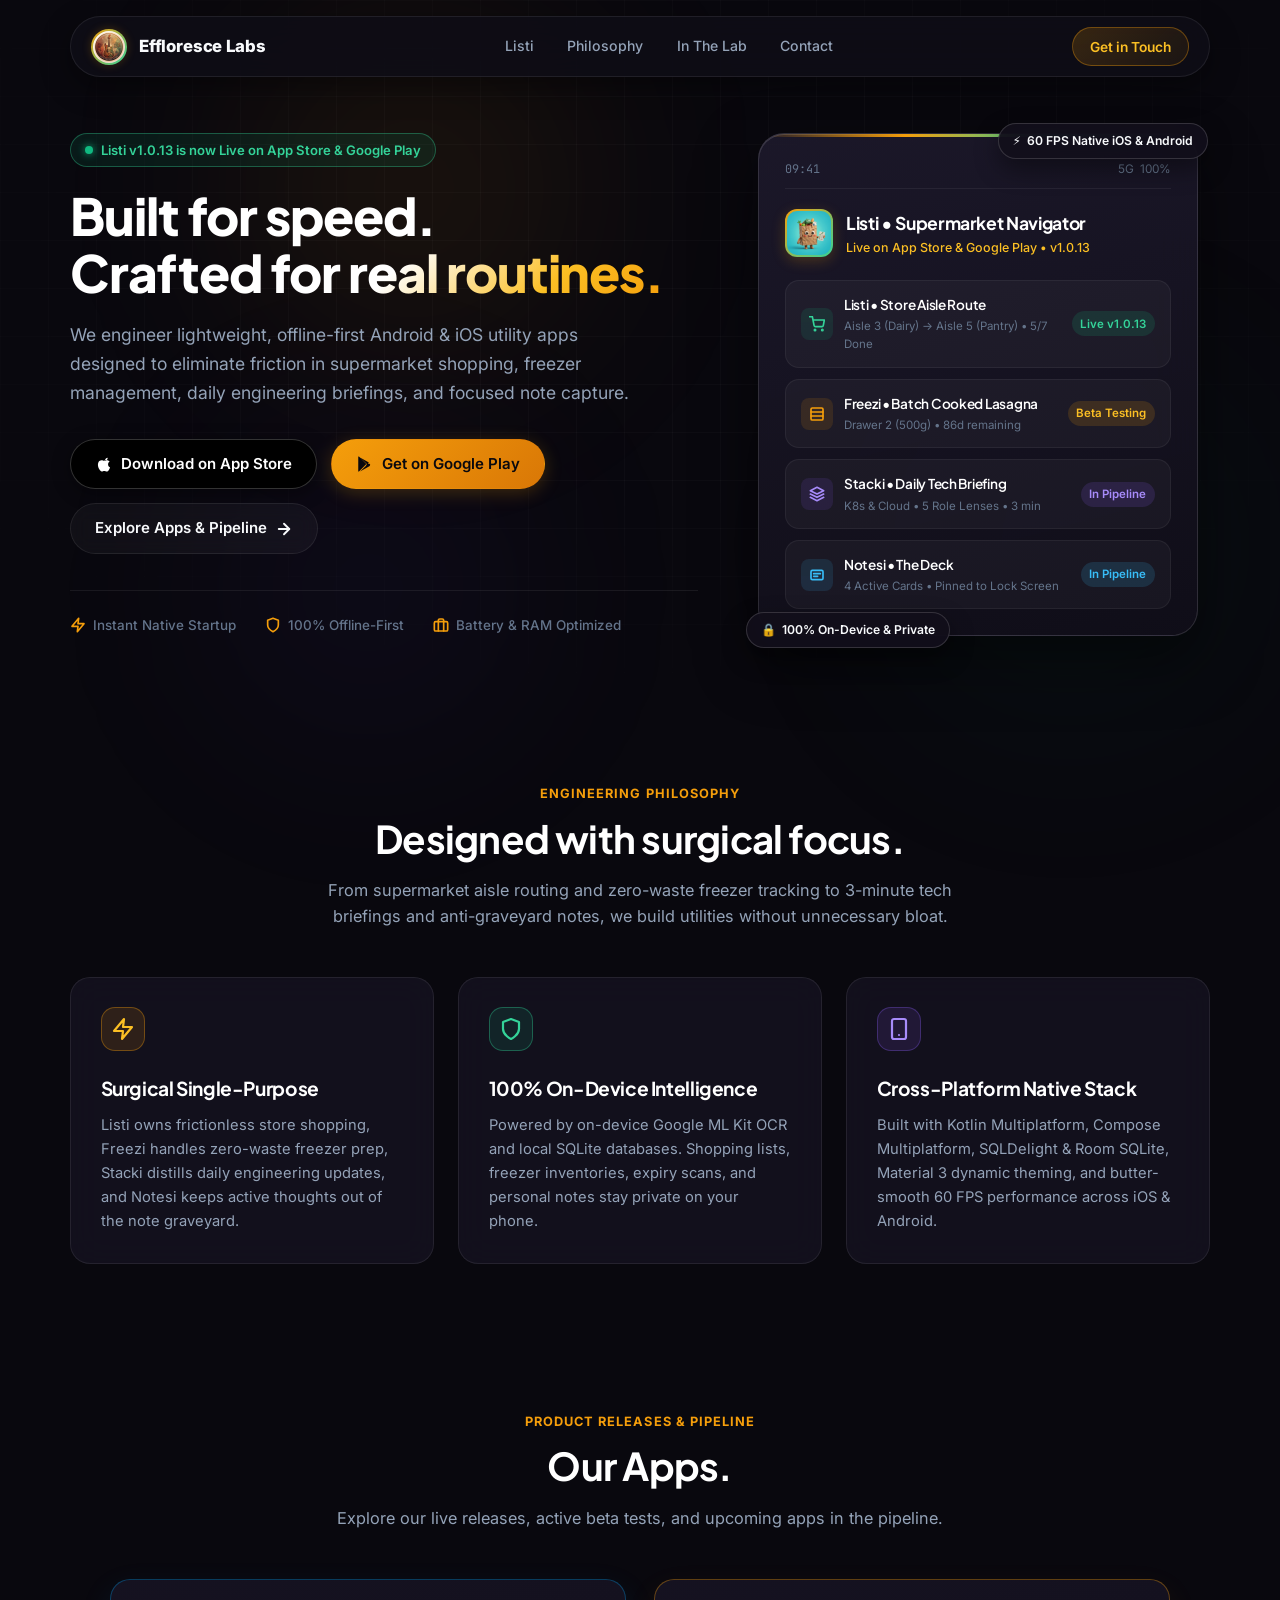
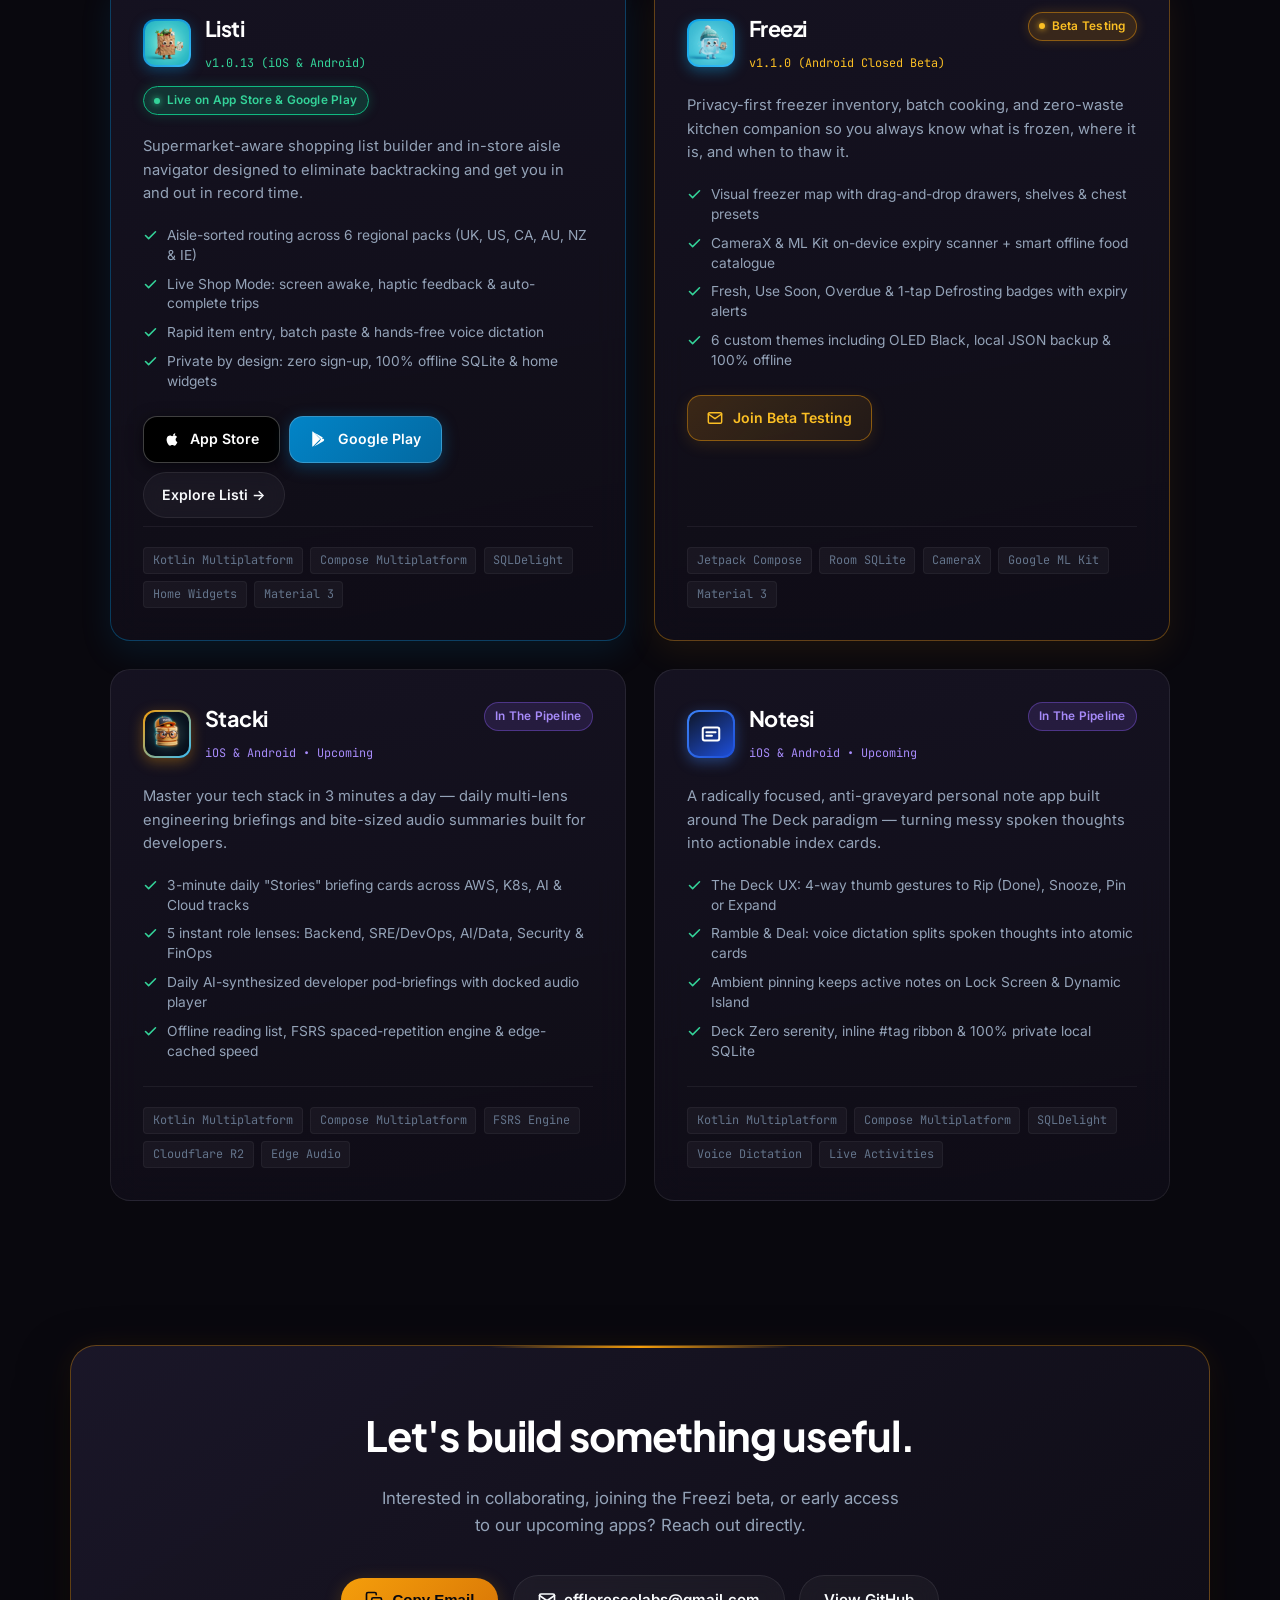
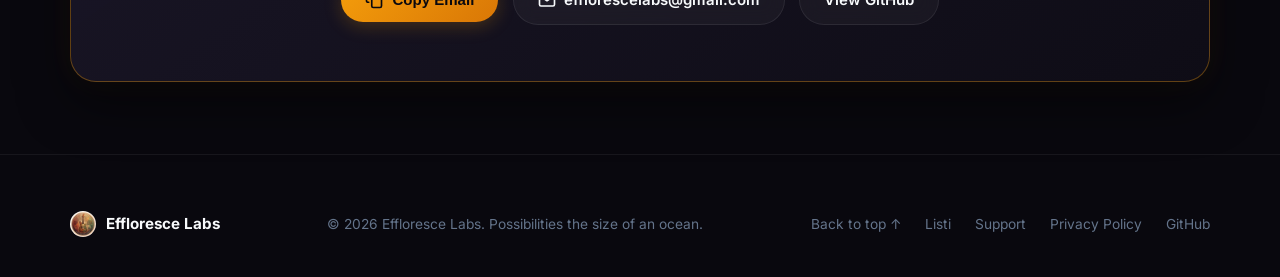
<file: index.html>
<!doctype html>
<html lang="en">
<head>
  <meta charset="UTF-8" />
  <meta name="viewport" content="width=device-width, initial-scale=1.0" />
  <meta name="description" content="Effloresce Labs is an independent studio creating focused, offline-first iOS and Android utility apps designed to eliminate friction in shopping, freezer routines, daily tech briefings, and everyday focus." />
  <meta name="theme-color" content="#09080e" />
  <title>Effloresce Labs | Native iOS & Android Utility Apps</title>
  
  <!-- Modern Typography: Plus Jakarta Sans, Inter, JetBrains Mono -->
  <link rel="preconnect" href="https://fonts.googleapis.com" />
  <link rel="preconnect" href="https://fonts.gstatic.com" crossorigin />
  <link href="https://fonts.googleapis.com/css2?family=Inter:wght@400;500;600;700&family=JetBrains+Mono:wght@500;600&family=Plus+Jakarta+Sans:wght@600;700;800&display=swap" rel="stylesheet" />
  
  <link rel="stylesheet" href="styles.css?v=20261124a" />
  <link rel="icon" type="image/png" href="assets/icon.png" />
</head>
<body>
  <!-- Ambient Lighting Orbs & Grid -->
  <div class="bg-ambient" aria-hidden="true">
    <div class="glow-orb glow-1"></div>
    <div class="glow-orb glow-2"></div>
    <div class="glow-orb glow-3"></div>
    <div class="grid-overlay"></div>
  </div>

  <!-- Floating Glass Navbar -->
  <header class="site-header">
    <div class="container">
      <div class="nav-wrap">
        <a class="brand" href="#top" aria-label="Effloresce Labs Home">
          <div class="brand-logo-wrap">
            <img src="assets/icon.png" alt="Effloresce Labs Logo" class="brand-logo" width="32" height="32" loading="eager" decoding="async" />
          </div>
          <span>Effloresce Labs</span>
        </a>
        <nav class="nav-links" aria-label="Main navigation">
          <a class="nav-link" href="listi/">Listi</a>
          <a class="nav-link" href="#philosophy">Philosophy</a>
          <a class="nav-link" href="#pipeline">In The Lab</a>
          <a class="nav-link" href="#contact">Contact</a>
        </nav>
        <a class="nav-cta" href="#contact">Get in Touch</a>
      </div>
    </div>
  </header>

  <main id="top">
    <!-- Hero Section -->
    <section class="hero">
      <div class="container hero-grid">
        <div>
          <div class="status-badge">
            <span class="pulse-dot"></span>
            <span>Listi v1.0.13 is now Live on App Store & Google Play</span>
          </div>
          
          <h1 class="hero-title">
            Built for speed.<br />
            Crafted for <span class="text-gradient">real routines.</span>
          </h1>
          
          <p class="hero-lead">
            We engineer lightweight, offline-first Android & iOS utility apps designed to eliminate friction in supermarket shopping, freezer management, daily engineering briefings, and focused note capture.
          </p>
          
          <div class="cta-row">
            <a class="btn btn-apple" href="https://apps.apple.com/app/id6828776625" target="_blank" rel="noopener noreferrer">
              <svg width="18" height="18" viewBox="0 0 24 24" fill="currentColor" aria-hidden="true"><path d="M18.71 19.5c-.83 1.24-1.71 2.45-3.05 2.47-1.34.03-1.77-.79-3.29-.79-1.53 0-2 .77-3.27.82-1.31.05-2.3-1.32-3.14-2.53C4.25 17 2.94 12.45 4.7 9.39c.87-1.52 2.43-2.48 4.12-2.51 1.28-.02 2.5.87 3.29.87.78 0 2.26-1.07 3.81-.91.65.03 2.47.26 3.64 1.98-.09.06-2.17 1.28-2.15 3.81.03 3.02 2.65 4.03 2.68 4.04-.03.07-.42 1.44-1.38 2.83M15.97 6.37c.62-.75 1.04-1.8 0.92-2.85-.9.04-2 .6-2.65 1.35-.58.66-1.09 1.73-.95 2.76 1 .08 2.06-.51 2.68-1.26z"/></svg>
              <span>Download on App Store</span>
            </a>
            <a class="btn btn-primary" href="https://play.google.com/store/apps/details?id=com.efflorescelabs.listi" target="_blank" rel="noopener noreferrer">
              <svg width="18" height="18" viewBox="0 0 24 24" fill="currentColor" aria-hidden="true"><path d="M3.609 1.814L13.793 12 3.61 22.186a2.37 2.37 0 0 1-.61-.955V2.77c.14-.367.35-.694.61-.956zm11.24 11.242l2.316 2.315-11.83 6.76 9.514-9.075zm2.983-1.706c.642.368 1.05 1.05 1.05 1.804s-.408 1.436-1.05 1.804l-2.023 1.156-2.525-2.525 2.525-2.525 2.023 1.156zM5.335 3.185l11.83 6.76-2.316 2.316L5.335 3.185z"/></svg>
              <span>Get on Google Play</span>
            </a>
            <a class="btn btn-secondary" href="#pipeline">
              <span>Explore Apps & Pipeline</span>
              <svg width="18" height="18" viewBox="0 0 24 24" fill="none" stroke="currentColor" stroke-width="2.5" stroke-linecap="round" stroke-linejoin="round" aria-hidden="true"><path d="M5 12h14"></path><path d="m12 5 7 7-7 7"></path></svg>
            </a>
          </div>

          <div class="hero-features">
            <div class="feature-pill">
              <svg width="16" height="16" viewBox="0 0 24 24" fill="none" stroke="currentColor" stroke-width="2.5" stroke-linecap="round" stroke-linejoin="round" aria-hidden="true"><polygon points="13 2 3 14 12 14 11 22 21 10 12 10 13 2"></polygon></svg>
              <span>Instant Native Startup</span>
            </div>
            <div class="feature-pill">
              <svg width="16" height="16" viewBox="0 0 24 24" fill="none" stroke="currentColor" stroke-width="2.5" stroke-linecap="round" stroke-linejoin="round" aria-hidden="true"><path d="M12 22s8-4 8-10V5l-8-3-8 3v7c0 6 8 10 8 10z"></path></svg>
              <span>100% Offline-First</span>
            </div>
            <div class="feature-pill">
              <svg width="16" height="16" viewBox="0 0 24 24" fill="none" stroke="currentColor" stroke-width="2.5" stroke-linecap="round" stroke-linejoin="round" aria-hidden="true"><rect x="2" y="7" width="20" height="14" rx="2" ry="2"></rect><path d="M16 21V5a2 2 0 0 0-2-2h-4a2 2 0 0 0-2 2v16"></path></svg>
              <span>Battery & RAM Optimized</span>
            </div>
          </div>
        </div>

        <!-- Interactive Showcase Card -->
        <div class="showcase-container">
          <div class="floating-badge badge-top-right">
            <span aria-hidden="true">⚡</span>
            <span>60 FPS Native iOS & Android</span>
          </div>

          <div class="showcase-card">
            <!-- Simulated Mobile Status Bar -->
            <div class="device-header">
              <span class="font-mono">09:41</span>
              <div style="display: flex; gap: 6px; align-items: center;">
                <span>5G</span>
                <span>100%</span>
              </div>
            </div>

            <!-- App Spotlight Bar -->
            <div class="device-app-bar">
              <div class="app-icon-wrap">
                <img src="assets/listi-icon.png" alt="Listi App Icon" class="app-icon" width="44" height="44" loading="eager" decoding="async" />
              </div>
              <div class="app-meta">
                <h3>Listi • Supermarket Navigator</h3>
                <p>Live on App Store & Google Play • v1.0.13</p>
              </div>
            </div>

            <!-- Routine Micro-Widgets -->
            <div class="mockup-widgets">
              <div class="widget-item">
                <div class="widget-left">
                  <div class="widget-icon emerald">
                    <svg width="16" height="16" viewBox="0 0 24 24" fill="none" stroke="currentColor" stroke-width="2.5" stroke-linecap="round" stroke-linejoin="round"><circle cx="9" cy="21" r="1"></circle><circle cx="20" cy="21" r="1"></circle><path d="M1 1h4l2.68 13.39a2 2 0 0 0 2 1.61h9.72a2 2 0 0 0 2-1.61L23 6H6"></path></svg>
                  </div>
                  <div class="widget-info">
                    <h4>Listi • Store Aisle Route</h4>
                    <span>Aisle 3 (Dairy) → Aisle 5 (Pantry) • 5/7 Done</span>
                  </div>
                </div>
                <span class="widget-status status-active">Live v1.0.13</span>
              </div>

              <div class="widget-item">
                <div class="widget-left">
                  <div class="widget-icon">
                    <svg width="16" height="16" viewBox="0 0 24 24" fill="none" stroke="currentColor" stroke-width="2.5" stroke-linecap="round" stroke-linejoin="round"><rect x="3" y="3" width="18" height="18" rx="2" ry="2"></rect><line x1="3" y1="9" x2="21" y2="9"></line><line x1="3" y1="15" x2="21" y2="15"></line></svg>
                  </div>
                  <div class="widget-info">
                    <h4>Freezi • Batch Cooked Lasagna</h4>
                    <span>Drawer 2 (500g) • 86d remaining</span>
                  </div>
                </div>
                <span class="widget-status status-due">Beta Testing</span>
              </div>

              <div class="widget-item">
                <div class="widget-left">
                  <div class="widget-icon purple">
                    <svg width="16" height="16" viewBox="0 0 24 24" fill="none" stroke="currentColor" stroke-width="2.5" stroke-linecap="round" stroke-linejoin="round"><polygon points="12 2 2 7 12 12 22 7 12 2"></polygon><polyline points="2 17 12 22 22 17"></polyline><polyline points="2 12 12 17 22 12"></polyline></svg>
                  </div>
                  <div class="widget-info">
                    <h4>Stacki • Daily Tech Briefing</h4>
                    <span>K8s & Cloud • 5 Role Lenses • 3 min</span>
                  </div>
                </div>
                <span class="widget-status status-sync">In Pipeline</span>
              </div>

              <div class="widget-item">
                <div class="widget-left">
                  <div class="widget-icon sky">
                    <svg width="16" height="16" viewBox="0 0 24 24" fill="none" stroke="currentColor" stroke-width="2.5" stroke-linecap="round" stroke-linejoin="round"><rect x="3" y="5" width="18" height="14" rx="2" ry="2"></rect><line x1="7" y1="10" x2="17" y2="10"></line><line x1="7" y1="14" x2="13" y2="14"></line></svg>
                  </div>
                  <div class="widget-info">
                    <h4>Notesi • The Deck</h4>
                    <span>4 Active Cards • Pinned to Lock Screen</span>
                  </div>
                </div>
                <span class="widget-status status-sky">In Pipeline</span>
              </div>
            </div>
          </div>

          <div class="floating-badge badge-bottom-left">
            <span aria-hidden="true">🔒</span>
            <span>100% On-Device & Private</span>
          </div>
        </div>
      </div>
    </section>

    <!-- Philosophy Section -->
    <section id="philosophy" class="section">
      <div class="container">
        <div class="section-header">
          <span class="section-eyebrow">Engineering Philosophy</span>
          <h2 class="section-title">Designed with surgical focus.</h2>
          <p class="section-desc">
            From supermarket aisle routing and zero-waste freezer tracking to 3-minute tech briefings and anti-graveyard notes, we build utilities without unnecessary bloat.
          </p>
        </div>

        <div class="cards-grid">
          <article class="card">
            <div class="card-icon">
              <svg width="24" height="24" viewBox="0 0 24 24" fill="none" stroke="currentColor" stroke-width="2.2" stroke-linecap="round" stroke-linejoin="round"><path d="M13 2 3 14h9l-1 8 10-12h-9l1-8z"></path></svg>
            </div>
            <h3>Surgical Single-Purpose</h3>
            <p>
              Listi owns frictionless store shopping, Freezi handles zero-waste freezer prep, Stacki distills daily engineering updates, and Notesi keeps active thoughts out of the note graveyard.
            </p>
          </article>

          <article class="card">
            <div class="card-icon emerald">
              <svg width="24" height="24" viewBox="0 0 24 24" fill="none" stroke="currentColor" stroke-width="2.2" stroke-linecap="round" stroke-linejoin="round"><path d="M12 22s8-4 8-10V5l-8-3-8 3v7c0 6 8 10 8 10z"></path></svg>
            </div>
            <h3>100% On-Device Intelligence</h3>
            <p>
              Powered by on-device Google ML Kit OCR and local SQLite databases. Shopping lists, freezer inventories, expiry scans, and personal notes stay private on your phone.
            </p>
          </article>

          <article class="card">
            <div class="card-icon purple">
              <svg width="24" height="24" viewBox="0 0 24 24" fill="none" stroke="currentColor" stroke-width="2.2" stroke-linecap="round" stroke-linejoin="round"><rect x="5" y="2" width="14" height="20" rx="2" ry="2"></rect><line x1="12" y1="18" x2="12.01" y2="18"></line></svg>
            </div>
            <h3>Cross-Platform Native Stack</h3>
            <p>
              Built with Kotlin Multiplatform, Compose Multiplatform, SQLDelight &amp; Room SQLite, Material 3 dynamic theming, and butter-smooth 60 FPS performance across iOS &amp; Android.
            </p>
          </article>
        </div>
      </div>
    </section>

    <!-- In The Lab / Pipeline Section -->
    <section id="pipeline" class="section">
      <div class="container">
        <div class="section-header">
          <span class="section-eyebrow">Product Releases &amp; Pipeline</span>
          <h2 class="section-title">Our Apps.</h2>
          <p class="section-desc">
            Explore our live releases, active beta tests, and upcoming apps in the pipeline.
          </p>
        </div>

        <div class="pipeline-grid">
          <!-- Listi Card -->
          <div class="pipeline-card pipeline-card-highlight">
            <div>
              <div class="pipeline-header">
                <div class="product-identity">
                  <div class="app-icon-wrap" style="width: 44px; height: 44px; background: linear-gradient(135deg, #0284c7, #38bdf8); box-shadow: 0 4px 14px rgba(2, 132, 199, 0.4);">
                    <img src="assets/listi-icon.png" alt="Listi App Icon" class="app-icon" width="44" height="44" loading="eager" decoding="async" />
                  </div>
                  <div>
                    <h3 class="pipeline-title" style="margin-bottom: 0.15rem;">Listi</h3>
                    <span class="font-mono" style="font-size: 0.74rem; color: var(--emerald-light);">v1.0.13 (iOS &amp; Android)</span>
                  </div>
                </div>
                <span class="stage-pill stage-live">
                  <span class="stage-live-dot"></span>
                  Live on App Store &amp; Google Play
                </span>
              </div>
              <p class="pipeline-desc">
                Supermarket-aware shopping list builder and in-store aisle navigator designed to eliminate backtracking and get you in and out in record time.
              </p>
              <ul class="pipeline-features">
                <li class="pipeline-feature-item">
                  <svg width="15" height="15" viewBox="0 0 24 24" fill="none" stroke="currentColor" stroke-width="2.5" stroke-linecap="round" stroke-linejoin="round"><polyline points="20 6 9 17 4 12"></polyline></svg>
                  <span>Aisle-sorted routing across 6 regional packs (UK, US, CA, AU, NZ &amp; IE)</span>
                </li>
                <li class="pipeline-feature-item">
                  <svg width="15" height="15" viewBox="0 0 24 24" fill="none" stroke="currentColor" stroke-width="2.5" stroke-linecap="round" stroke-linejoin="round"><polyline points="20 6 9 17 4 12"></polyline></svg>
                  <span>Live Shop Mode: screen awake, haptic feedback &amp; auto-complete trips</span>
                </li>
                <li class="pipeline-feature-item">
                  <svg width="15" height="15" viewBox="0 0 24 24" fill="none" stroke="currentColor" stroke-width="2.5" stroke-linecap="round" stroke-linejoin="round"><polyline points="20 6 9 17 4 12"></polyline></svg>
                  <span>Rapid item entry, batch paste &amp; hands-free voice dictation</span>
                </li>
                <li class="pipeline-feature-item">
                  <svg width="15" height="15" viewBox="0 0 24 24" fill="none" stroke="currentColor" stroke-width="2.5" stroke-linecap="round" stroke-linejoin="round"><polyline points="20 6 9 17 4 12"></polyline></svg>
                  <span>Private by design: zero sign-up, 100% offline SQLite &amp; home widgets</span>
                </li>
              </ul>

              <div class="pipeline-actions" style="display: flex; gap: 0.6rem; flex-wrap: wrap;">
                <a class="btn-app-store" href="https://apps.apple.com/app/id6828776625" target="_blank" rel="noopener noreferrer">
                  <svg width="16" height="16" viewBox="0 0 24 24" fill="currentColor" aria-hidden="true"><path d="M18.71 19.5c-.83 1.24-1.71 2.45-3.05 2.47-1.34.03-1.77-.79-3.29-.79-1.53 0-2 .77-3.27.82-1.31.05-2.3-1.32-3.14-2.53C4.25 17 2.94 12.45 4.7 9.39c.87-1.52 2.43-2.48 4.12-2.51 1.28-.02 2.5.87 3.29.87.78 0 2.26-1.07 3.81-.91.65.03 2.47.26 3.64 1.98-.09.06-2.17 1.28-2.15 3.81.03 3.02 2.65 4.03 2.68 4.04-.03.07-.42 1.44-1.38 2.83M15.97 6.37c.62-.75 1.04-1.8 0.92-2.85-.9.04-2 .6-2.65 1.35-.58.66-1.09 1.73-.95 2.76 1 .08 2.06-.51 2.68-1.26z"/></svg>
                  <span>App Store</span>
                </a>
                <a class="btn-play-store" href="https://play.google.com/store/apps/details?id=com.efflorescelabs.listi" target="_blank" rel="noopener noreferrer">
                  <svg width="18" height="18" viewBox="0 0 24 24" fill="currentColor" aria-hidden="true">
                    <path d="M3.609 1.814L13.793 12 3.61 22.186a2.37 2.37 0 0 1-.61-.955V2.77c.14-.367.35-.694.61-.956zm11.24 11.242l2.316 2.315-11.83 6.76 9.514-9.075zm2.983-1.706c.642.368 1.05 1.05 1.05 1.804s-.408 1.436-1.05 1.804l-2.023 1.156-2.525-2.525 2.525-2.525 2.023 1.156zM5.335 3.185l11.83 6.76-2.316 2.316L5.335 3.185z"/>
                  </svg>
                  <span>Google Play</span>
                </a>
                <a class="btn btn-secondary" href="listi/" style="padding: 0.65rem 1.15rem; font-size: 0.88rem;">
                  <span>Explore Listi →</span>
                </a>
              </div>
            </div>
            <div class="tech-tags">
              <span class="tech-tag">Kotlin Multiplatform</span>
              <span class="tech-tag">Compose Multiplatform</span>
              <span class="tech-tag">SQLDelight</span>
              <span class="tech-tag">Home Widgets</span>
              <span class="tech-tag">Material 3</span>
            </div>
          </div>

          <!-- Freezi Card -->
          <div class="pipeline-card pipeline-card-beta">
            <div>
              <div class="pipeline-header">
                <div class="product-identity">
                  <div class="app-icon-wrap" style="width: 44px; height: 44px; background: linear-gradient(135deg, #0ea5e9, #38bdf8); box-shadow: 0 4px 14px rgba(14, 165, 233, 0.4);">
                    <img src="assets/freezi-icon.png" alt="Freezi App Icon" class="app-icon" width="44" height="44" loading="lazy" decoding="async" />
                  </div>
                  <div>
                    <h3 class="pipeline-title" style="margin-bottom: 0.15rem;">Freezi</h3>
                    <span class="font-mono" style="font-size: 0.74rem; color: var(--amber-light);">v1.1.0 (Android Closed Beta)</span>
                  </div>
                </div>
                <span class="stage-pill stage-beta">
                  <span class="stage-beta-dot"></span>
                  Beta Testing
                </span>
              </div>
              <p class="pipeline-desc">
                Privacy-first freezer inventory, batch cooking, and zero-waste kitchen companion so you always know what is frozen, where it is, and when to thaw it.
              </p>
              <ul class="pipeline-features">
                <li class="pipeline-feature-item">
                  <svg width="15" height="15" viewBox="0 0 24 24" fill="none" stroke="currentColor" stroke-width="2.5" stroke-linecap="round" stroke-linejoin="round"><polyline points="20 6 9 17 4 12"></polyline></svg>
                  <span>Visual freezer map with drag-and-drop drawers, shelves &amp; chest presets</span>
                </li>
                <li class="pipeline-feature-item">
                  <svg width="15" height="15" viewBox="0 0 24 24" fill="none" stroke="currentColor" stroke-width="2.5" stroke-linecap="round" stroke-linejoin="round"><polyline points="20 6 9 17 4 12"></polyline></svg>
                  <span>CameraX &amp; ML Kit on-device expiry scanner + smart offline food catalogue</span>
                </li>
                <li class="pipeline-feature-item">
                  <svg width="15" height="15" viewBox="0 0 24 24" fill="none" stroke="currentColor" stroke-width="2.5" stroke-linecap="round" stroke-linejoin="round"><polyline points="20 6 9 17 4 12"></polyline></svg>
                  <span>Fresh, Use Soon, Overdue &amp; 1-tap Defrosting badges with expiry alerts</span>
                </li>
                <li class="pipeline-feature-item">
                  <svg width="15" height="15" viewBox="0 0 24 24" fill="none" stroke="currentColor" stroke-width="2.5" stroke-linecap="round" stroke-linejoin="round"><polyline points="20 6 9 17 4 12"></polyline></svg>
                  <span>6 custom themes including OLED Black, local JSON backup &amp; 100% offline</span>
                </li>
              </ul>

              <div class="pipeline-actions" style="display: flex; gap: 0.6rem; flex-wrap: wrap;">
                <a class="btn-beta" href="mailto:efflorescelabs@gmail.com?subject=Freezi%20Beta%20Testing%20Access">
                  <svg width="16" height="16" viewBox="0 0 24 24" fill="none" stroke="currentColor" stroke-width="2.2" stroke-linecap="round" stroke-linejoin="round" aria-hidden="true"><path d="M4 4h16c1.1 0 2 .9 2 2v12c0 1.1-.9 2-2 2H4c-1.1 0-2-.9-2-2V6c0-1.1.9-2 2-2z"></path><polyline points="22,6 12,13 2,6"></polyline></svg>
                  <span>Join Beta Testing</span>
                </a>
              </div>
            </div>
            <div class="tech-tags">
              <span class="tech-tag">Jetpack Compose</span>
              <span class="tech-tag">Room SQLite</span>
              <span class="tech-tag">CameraX</span>
              <span class="tech-tag">Google ML Kit</span>
              <span class="tech-tag">Material 3</span>
            </div>
          </div>

          <!-- Stacki Card -->
          <div class="pipeline-card">
            <div>
              <div class="pipeline-header">
                <div class="product-identity">
                  <div class="app-icon-wrap" style="width: 44px; height: 44px; background: linear-gradient(135deg, #f59e0b, #38bdf8); box-shadow: 0 4px 14px rgba(245, 158, 11, 0.35);">
                    <img src="assets/stacki-icon.png" alt="Stacki App Icon" class="app-icon" width="44" height="44" loading="lazy" decoding="async" />
                  </div>
                  <div>
                    <h3 class="pipeline-title" style="margin-bottom: 0.15rem;">Stacki</h3>
                    <span class="font-mono" style="font-size: 0.74rem; color: var(--purple-light);">iOS &amp; Android • Upcoming</span>
                  </div>
                </div>
                <span class="stage-pill stage-pipeline">In The Pipeline</span>
              </div>
              <p class="pipeline-desc">
                Master your tech stack in 3 minutes a day — daily multi-lens engineering briefings and bite-sized audio summaries built for developers.
              </p>
              <ul class="pipeline-features">
                <li class="pipeline-feature-item">
                  <svg width="15" height="15" viewBox="0 0 24 24" fill="none" stroke="currentColor" stroke-width="2.5" stroke-linecap="round" stroke-linejoin="round"><polyline points="20 6 9 17 4 12"></polyline></svg>
                  <span>3-minute daily "Stories" briefing cards across AWS, K8s, AI &amp; Cloud tracks</span>
                </li>
                <li class="pipeline-feature-item">
                  <svg width="15" height="15" viewBox="0 0 24 24" fill="none" stroke="currentColor" stroke-width="2.5" stroke-linecap="round" stroke-linejoin="round"><polyline points="20 6 9 17 4 12"></polyline></svg>
                  <span>5 instant role lenses: Backend, SRE/DevOps, AI/Data, Security &amp; FinOps</span>
                </li>
                <li class="pipeline-feature-item">
                  <svg width="15" height="15" viewBox="0 0 24 24" fill="none" stroke="currentColor" stroke-width="2.5" stroke-linecap="round" stroke-linejoin="round"><polyline points="20 6 9 17 4 12"></polyline></svg>
                  <span>Daily AI-synthesized developer pod-briefings with docked audio player</span>
                </li>
                <li class="pipeline-feature-item">
                  <svg width="15" height="15" viewBox="0 0 24 24" fill="none" stroke="currentColor" stroke-width="2.5" stroke-linecap="round" stroke-linejoin="round"><polyline points="20 6 9 17 4 12"></polyline></svg>
                  <span>Offline reading list, FSRS spaced-repetition engine &amp; edge-cached speed</span>
                </li>
              </ul>
            </div>
            <div class="tech-tags">
              <span class="tech-tag">Kotlin Multiplatform</span>
              <span class="tech-tag">Compose Multiplatform</span>
              <span class="tech-tag">FSRS Engine</span>
              <span class="tech-tag">Cloudflare R2</span>
              <span class="tech-tag">Edge Audio</span>
            </div>
          </div>

          <!-- Notesi Card -->
          <div class="pipeline-card">
            <div>
              <div class="pipeline-header">
                <div class="product-identity">
                  <div class="app-icon-wrap" style="width: 44px; height: 44px; background: linear-gradient(135deg, #3b82f6, #1d4ed8); box-shadow: 0 4px 14px rgba(59, 130, 246, 0.4);">
                    <div class="app-icon-svg" aria-hidden="true">
                      <svg width="22" height="22" viewBox="0 0 24 24" fill="none" stroke="currentColor" stroke-width="2.2" stroke-linecap="round" stroke-linejoin="round"><rect x="3" y="5" width="18" height="14" rx="2" ry="2"></rect><line x1="7" y1="10" x2="17" y2="10"></line><line x1="7" y1="14" x2="13" y2="14"></line></svg>
                    </div>
                  </div>
                  <div>
                    <h3 class="pipeline-title" style="margin-bottom: 0.15rem;">Notesi</h3>
                    <span class="font-mono" style="font-size: 0.74rem; color: var(--purple-light);">iOS &amp; Android • Upcoming</span>
                  </div>
                </div>
                <span class="stage-pill stage-pipeline">In The Pipeline</span>
              </div>
              <p class="pipeline-desc">
                A radically focused, anti-graveyard personal note app built around The Deck paradigm — turning messy spoken thoughts into actionable index cards.
              </p>
              <ul class="pipeline-features">
                <li class="pipeline-feature-item">
                  <svg width="15" height="15" viewBox="0 0 24 24" fill="none" stroke="currentColor" stroke-width="2.5" stroke-linecap="round" stroke-linejoin="round"><polyline points="20 6 9 17 4 12"></polyline></svg>
                  <span>The Deck UX: 4-way thumb gestures to Rip (Done), Snooze, Pin or Expand</span>
                </li>
                <li class="pipeline-feature-item">
                  <svg width="15" height="15" viewBox="0 0 24 24" fill="none" stroke="currentColor" stroke-width="2.5" stroke-linecap="round" stroke-linejoin="round"><polyline points="20 6 9 17 4 12"></polyline></svg>
                  <span>Ramble &amp; Deal: voice dictation splits spoken thoughts into atomic cards</span>
                </li>
                <li class="pipeline-feature-item">
                  <svg width="15" height="15" viewBox="0 0 24 24" fill="none" stroke="currentColor" stroke-width="2.5" stroke-linecap="round" stroke-linejoin="round"><polyline points="20 6 9 17 4 12"></polyline></svg>
                  <span>Ambient pinning keeps active notes on Lock Screen &amp; Dynamic Island</span>
                </li>
                <li class="pipeline-feature-item">
                  <svg width="15" height="15" viewBox="0 0 24 24" fill="none" stroke="currentColor" stroke-width="2.5" stroke-linecap="round" stroke-linejoin="round"><polyline points="20 6 9 17 4 12"></polyline></svg>
                  <span>Deck Zero serenity, inline #tag ribbon &amp; 100% private local SQLite</span>
                </li>
              </ul>
            </div>
            <div class="tech-tags">
              <span class="tech-tag">Kotlin Multiplatform</span>
              <span class="tech-tag">Compose Multiplatform</span>
              <span class="tech-tag">SQLDelight</span>
              <span class="tech-tag">Voice Dictation</span>
              <span class="tech-tag">Live Activities</span>
            </div>
          </div>
        </div>
      </div>
    </section>

    <!-- Studio Contact Section -->
    <section id="contact" class="section">
      <div class="container">
        <div class="contact-card">
          <h2 class="contact-title">Let's build something useful.</h2>
          <p class="contact-subtitle">
            Interested in collaborating, joining the Freezi beta, or early access to our upcoming apps? Reach out directly.
          </p>
          <div class="contact-actions">
            <button id="copyEmailBtn" class="copy-btn" type="button" aria-label="Copy studio email address">
              <svg width="18" height="18" viewBox="0 0 24 24" fill="none" stroke="currentColor" stroke-width="2.2" stroke-linecap="round" stroke-linejoin="round" aria-hidden="true"><rect x="9" y="9" width="13" height="13" rx="2" ry="2"></rect><path d="M5 15H4a2 2 0 0 1-2-2V4a2 2 0 0 1 2-2h9a2 2 0 0 1 2 2v1"></path></svg>
              <span>Copy Email</span>
            </button>
            <a class="btn btn-secondary" href="mailto:efflorescelabs@gmail.com">
              <svg width="18" height="18" viewBox="0 0 24 24" fill="none" stroke="currentColor" stroke-width="2.2" stroke-linecap="round" stroke-linejoin="round" aria-hidden="true"><path d="M4 4h16c1.1 0 2 .9 2 2v12c0 1.1-.9 2-2 2H4c-1.1 0-2-.9-2-2V6c0-1.1.9-2 2-2z"></path><polyline points="22,6 12,13 2,6"></polyline></svg>
              <span>efflorescelabs@gmail.com</span>
            </a>
            <a class="btn btn-secondary" href="https://github.com/tonipepperoniuk/effloresce-labs" target="_blank" rel="noopener noreferrer">
              <span>View GitHub</span>
            </a>
          </div>
        </div>
      </div>
    </section>
  </main>

  <!-- Interactive Toast -->
  <div id="toast" class="toast" role="status" aria-live="polite">
    <svg width="18" height="18" viewBox="0 0 24 24" fill="none" stroke="currentColor" stroke-width="2.5" stroke-linecap="round" stroke-linejoin="round" aria-hidden="true"><polyline points="20 6 9 17 4 12"></polyline></svg>
    <span>Email copied to clipboard!</span>
  </div>

  <!-- Footer -->
  <footer class="site-footer">
    <div class="container footer-grid">
      <div class="footer-brand">
        <img src="assets/icon.png" alt="Effloresce Labs" class="footer-logo" width="26" height="26" loading="lazy" decoding="async" />
        <span>Effloresce Labs</span>
      </div>
      <p class="footer-copy">
        © <span id="year"></span> Effloresce Labs. Possibilities the size of an ocean.
      </p>
      <div class="footer-links">
        <a class="footer-link" href="#top">Back to top ↑</a>
        <a class="footer-link" href="listi/">Listi</a>
        <a class="footer-link" href="listi/support">Support</a>
        <a class="footer-link" href="privacy.html">Privacy Policy</a>
        <a class="footer-link" href="https://github.com/tonipepperoniuk/effloresce-labs" target="_blank" rel="noopener noreferrer">GitHub</a>
      </div>
    </div>
  </footer>

  <script>
    // Set current copyright year
    document.getElementById('year').textContent = new Date().getFullYear();

    // Copy Email functionality with Toast
    const copyBtn = document.getElementById('copyEmailBtn');
    const toast = document.getElementById('toast');
    let toastTimeout;

    if (copyBtn) {
      copyBtn.addEventListener('click', async () => {
        const email = 'efflorescelabs@gmail.com';
        try {
          if (navigator.clipboard && window.isSecureContext) {
            await navigator.clipboard.writeText(email);
          } else {
            const textArea = document.createElement('textarea');
            textArea.value = email;
            textArea.style.position = 'fixed';
            textArea.style.opacity = '0';
            document.body.appendChild(textArea);
            textArea.focus();
            textArea.select();
            document.execCommand('copy');
            document.body.removeChild(textArea);
          }
          
          // Show Toast
          clearTimeout(toastTimeout);
          toast.classList.add('show');
          toastTimeout = setTimeout(() => {
            toast.classList.remove('show');
          }, 2800);
        } catch (err) {
          window.location.href = 'mailto:' + email;
        }
      });
    }
  </script>
</body>
</html>
</file>
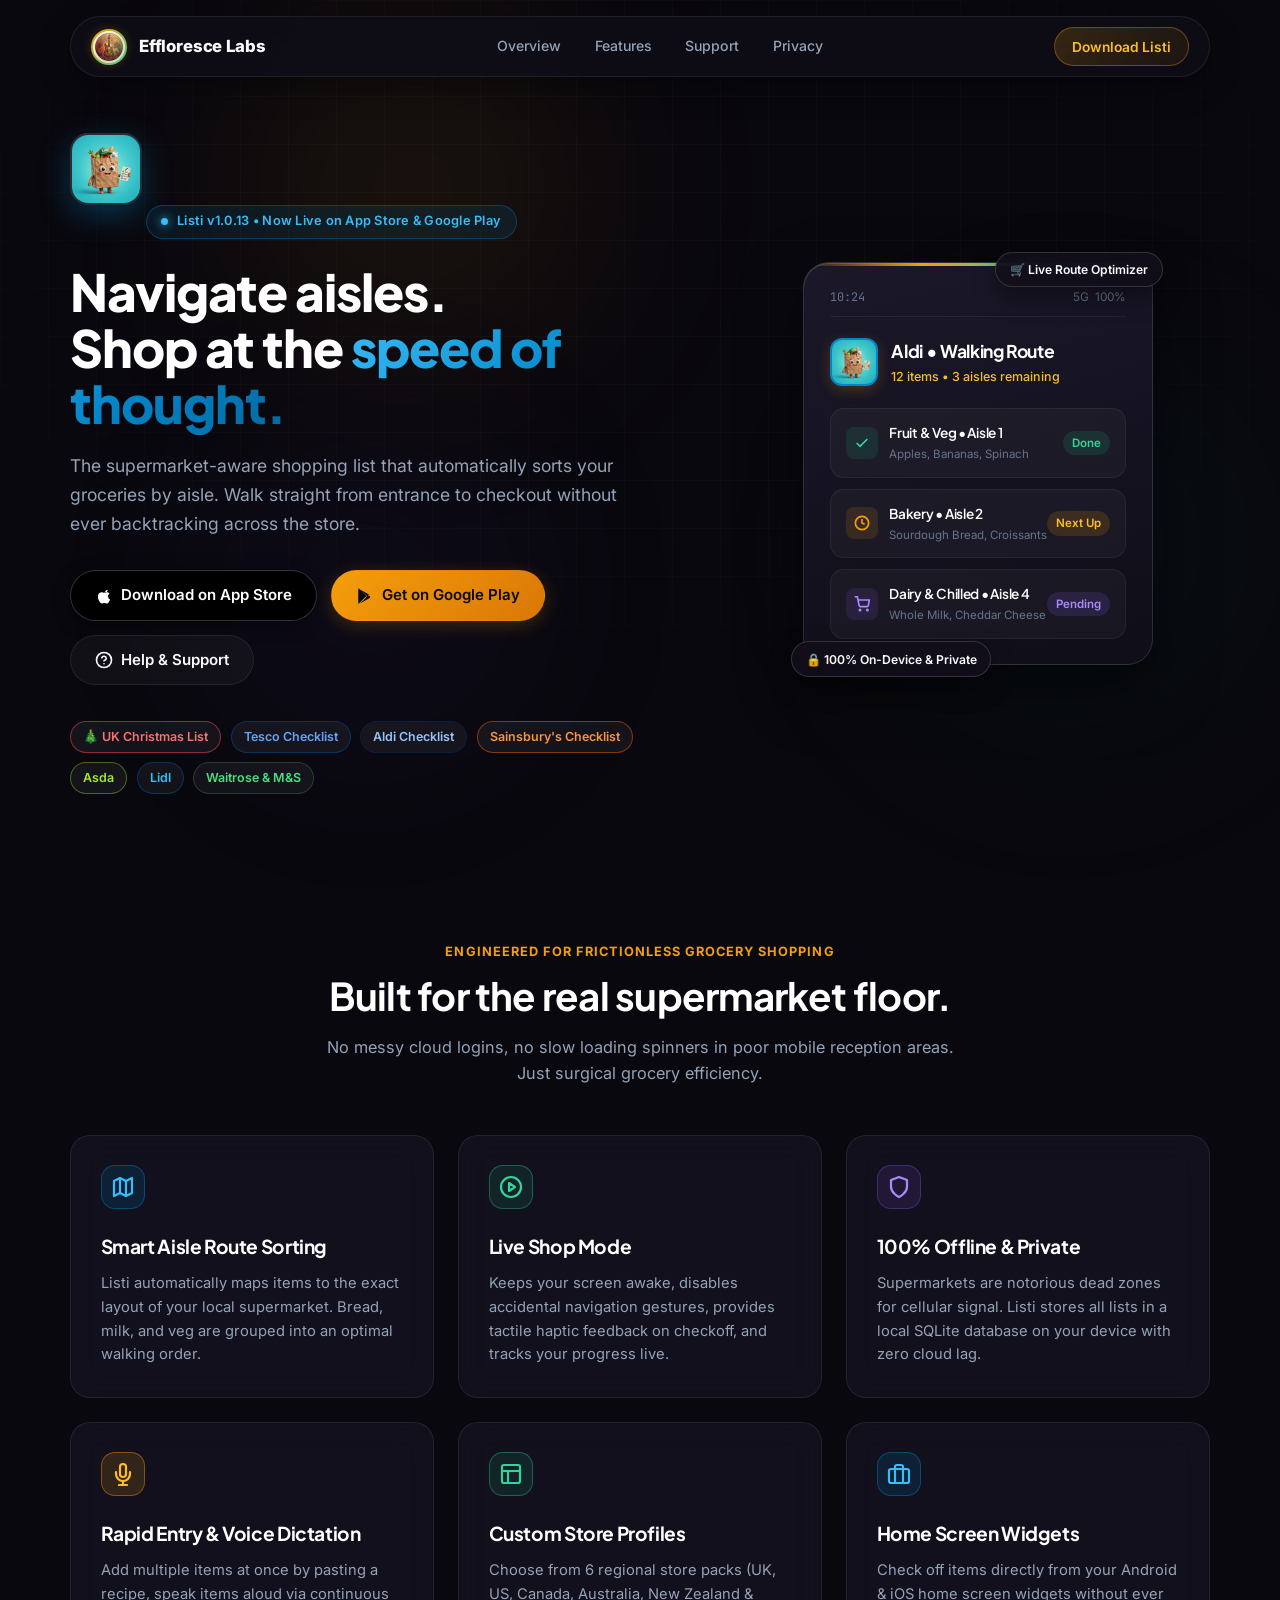
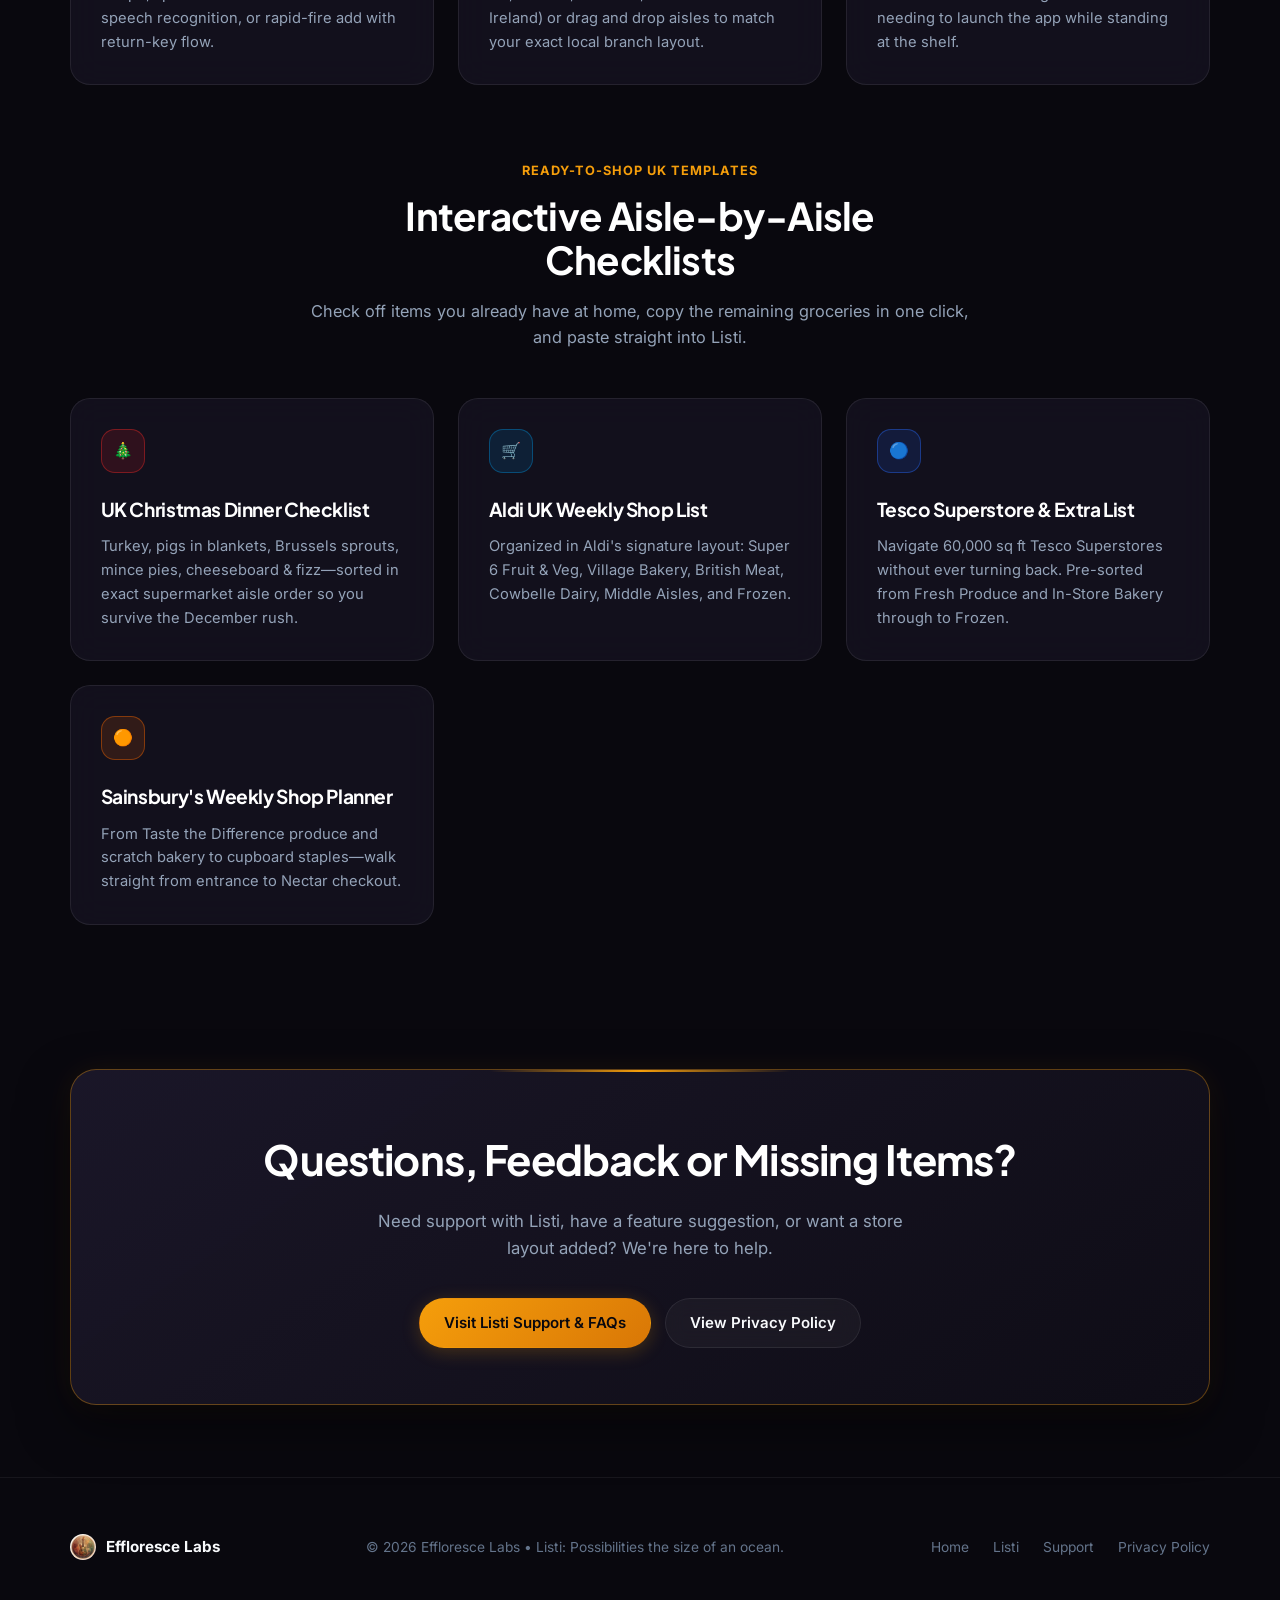
<file: listi/index.html>
<!doctype html>
<html lang="en">
<head>
  <meta charset="UTF-8" />
  <meta name="viewport" content="width=device-width, initial-scale=1.0" />
  <meta name="description" content="Listi is a supermarket-aware shopping list builder and in-store aisle navigator designed to eliminate backtracking in Tesco, Aldi, Sainsbury's, Asda, and more. 100% offline-first and private." />
  <meta name="theme-color" content="#0284c7" />
  <title>Listi • Supermarket Navigator & Smart Shopping List</title>
  
  <link rel="preconnect" href="https://fonts.googleapis.com" />
  <link rel="preconnect" href="https://fonts.gstatic.com" crossorigin />
  <link href="https://fonts.googleapis.com/css2?family=Inter:wght@400;500;600;700&family=JetBrains+Mono:wght@500;600&family=Plus+Jakarta+Sans:wght@600;700;800&display=swap" rel="stylesheet" />
  
  <link rel="stylesheet" href="/styles.css?v=20261124a" />
  <link rel="icon" type="image/png" href="/assets/listi-icon.png" />
  <style>
    .hero-sky-badge {
      display: inline-flex;
      align-items: center;
      gap: 0.55rem;
      padding: 0.35rem 0.9rem;
      border-radius: var(--radius-full);
      background: rgba(2, 132, 199, 0.12);
      border: 1px solid rgba(2, 132, 199, 0.35);
      color: #38bdf8;
      font-size: 0.8rem;
      font-weight: 600;
      letter-spacing: 0.02em;
      margin-bottom: 1.5rem;
    }
    .hero-sky-badge .dot {
      width: 7px;
      height: 7px;
      border-radius: 50%;
      background-color: #38bdf8;
      box-shadow: 0 0 10px #38bdf8;
      animation: pulse 2s infinite;
    }
    .text-sky-gradient {
      background: linear-gradient(135deg, #38bdf8 0%, #0284c7 60%, #0369a1 100%);
      -webkit-background-clip: text;
      -webkit-text-fill-color: transparent;
    }
    .app-hero-icon {
      width: 72px;
      height: 72px;
      border-radius: 18px;
      box-shadow: 0 10px 30px rgba(2, 132, 199, 0.35);
      margin-bottom: 1.25rem;
      border: 2px solid rgba(255, 255, 255, 0.15);
    }
    .store-chips {
      display: flex;
      gap: 0.6rem;
      flex-wrap: wrap;
      margin-top: 1.25rem;
    }
    .store-chip {
      display: inline-flex;
      align-items: center;
      gap: 0.4rem;
      padding: 0.3rem 0.75rem;
      border-radius: var(--radius-full);
      font-size: 0.78rem;
      font-weight: 600;
      background: rgba(255, 255, 255, 0.05);
      border: 1px solid var(--border);
      color: var(--text-muted);
    }
    .store-chip.tesco { border-color: rgba(0, 83, 159, 0.5); color: #60a5fa; }
    .store-chip.aldi { border-color: rgba(10, 34, 64, 0.8); color: #93c5fd; }
    .store-chip.sainsburys { border-color: rgba(235, 99, 0, 0.5); color: #fb923c; }
    .store-chip.asda { border-color: rgba(120, 190, 32, 0.5); color: #a3e635; }
    .store-chip.lidl { border-color: rgba(0, 80, 170, 0.5); color: #38bdf8; }
    .store-chip.waitrose { border-color: rgba(43, 82, 56, 0.7); color: #4ade80; }
  </style>
</head>
<body>
  <div class="bg-ambient" aria-hidden="true">
    <div class="glow-orb glow-1"></div>
    <div class="glow-orb glow-2"></div>
    <div class="glow-orb glow-3"></div>
    <div class="grid-overlay"></div>
  </div>

  <header class="site-header">
    <div class="container">
      <div class="nav-wrap">
        <a class="brand" href="/" aria-label="Effloresce Labs Home">
          <div class="brand-logo-wrap">
            <img src="/assets/icon.png" alt="Effloresce Labs Logo" class="brand-logo" width="32" height="32" loading="eager" decoding="async" />
          </div>
          <span>Effloresce Labs</span>
        </a>
        <nav class="nav-links" aria-label="Main navigation">
          <a class="nav-link" href="/listi/">Overview</a>
          <a class="nav-link" href="#features">Features</a>
          <a class="nav-link" href="/listi/support">Support</a>
          <a class="nav-link" href="/listi/privacy">Privacy</a>
        </nav>
        <a class="nav-cta" href="https://play.google.com/store/apps/details?id=com.efflorescelabs.listi" target="_blank" rel="noopener noreferrer">Download Listi</a>
      </div>
    </div>
  </header>

  <main>
    <!-- Hero Section -->
    <section class="hero">
      <div class="container hero-grid">
        <div>
          <img src="/assets/listi-icon.png" alt="Listi App Icon" class="app-hero-icon" width="72" height="72" loading="eager" />
          
          <div class="hero-sky-badge">
            <span class="dot"></span>
            <span>Listi v1.0.13 • Now Live on App Store & Google Play</span>
          </div>

          <h1 class="hero-title">
            Navigate aisles.<br />
            Shop at the <span class="text-sky-gradient">speed of thought.</span>
          </h1>

          <p class="hero-lead">
            The supermarket-aware shopping list that automatically sorts your groceries by aisle. Walk straight from entrance to checkout without ever backtracking across the store.
          </p>

          <div class="cta-row" style="flex-wrap: wrap;">
            <a class="btn btn-apple" href="https://apps.apple.com/app/id6828776625" target="_blank" rel="noopener noreferrer">
              <svg width="18" height="18" viewBox="0 0 24 24" fill="currentColor" aria-hidden="true"><path d="M18.71 19.5c-.83 1.24-1.71 2.45-3.05 2.47-1.34.03-1.77-.79-3.29-.79-1.53 0-2 .77-3.27.82-1.31.05-2.3-1.32-3.14-2.53C4.25 17 2.94 12.45 4.7 9.39c.87-1.52 2.43-2.48 4.12-2.51 1.28-.02 2.5.87 3.29.87.78 0 2.26-1.07 3.81-.91.65.03 2.47.26 3.64 1.98-.09.06-2.17 1.28-2.15 3.81.03 3.02 2.65 4.03 2.68 4.04-.03.07-.42 1.44-1.38 2.83M15.97 6.37c.62-.75 1.04-1.8 0.92-2.85-.9.04-2 .6-2.65 1.35-.58.66-1.09 1.73-.95 2.76 1 .08 2.06-.51 2.68-1.26z"/></svg>
              <span>Download on App Store</span>
            </a>
            <a class="btn btn-primary" href="https://play.google.com/store/apps/details?id=com.efflorescelabs.listi" target="_blank" rel="noopener noreferrer">
              <svg width="18" height="18" viewBox="0 0 24 24" fill="currentColor" aria-hidden="true"><path d="M3.609 1.814L13.793 12 3.61 22.186a2.37 2.37 0 0 1-.61-.955V2.77c.14-.367.35-.694.61-.956zm11.24 11.242l2.316 2.315-11.83 6.76 9.514-9.075zm2.983-1.706c.642.368 1.05 1.05 1.05 1.804s-.408 1.436-1.05 1.804l-2.023 1.156-2.525-2.525 2.525-2.525 2.023 1.156zM5.335 3.185l11.83 6.76-2.316 2.316L5.335 3.185z"/></svg>
              <span>Get on Google Play</span>
            </a>
            <a class="btn btn-secondary" href="/listi/support">
              <svg width="18" height="18" viewBox="0 0 24 24" fill="none" stroke="currentColor" stroke-width="2.2" stroke-linecap="round" stroke-linejoin="round"><circle cx="12" cy="12" r="10"></circle><path d="M9.09 9a3 3 0 0 1 5.83 1c0 2-3 3-3 3"></path><line x1="12" y1="17" x2="12.01" y2="17"></line></svg>
              <span>Help & Support</span>
            </a>
          </div>

          <div class="store-chips">
            <a class="store-chip" href="/listi/christmas-shopping-list/" style="border-color: rgba(239, 68, 68, 0.55); color: #f87171; text-decoration: none;">🎄 UK Christmas List</a>
            <a class="store-chip tesco" href="/listi/tesco-shopping-list/" style="text-decoration: none;">Tesco Checklist</a>
            <a class="store-chip aldi" href="/listi/aldi-shopping-list/" style="text-decoration: none;">Aldi Checklist</a>
            <a class="store-chip sainsburys" href="/listi/sainsburys-shopping-list/" style="text-decoration: none;">Sainsbury's Checklist</a>
            <span class="store-chip asda">Asda</span>
            <span class="store-chip lidl">Lidl</span>
            <span class="store-chip waitrose">Waitrose & M&S</span>
          </div>
        </div>

        <!-- App Preview Card -->
        <div class="showcase-container">
          <div class="floating-badge badge-top-right">
            <span>🛒 Live Route Optimizer</span>
          </div>

          <div class="showcase-card">
            <div class="device-header">
              <span class="font-mono">10:24</span>
              <div style="display: flex; gap: 6px; align-items: center;">
                <span>5G</span>
                <span>100%</span>
              </div>
            </div>

            <div class="device-app-bar">
              <div class="app-icon-wrap" style="background: #0284c7;">
                <img src="/assets/listi-icon.png" alt="Listi" class="app-icon" width="44" height="44" />
              </div>
              <div class="app-meta">
                <h3>Aldi • Walking Route</h3>
                <p>12 items • 3 aisles remaining</p>
              </div>
            </div>

            <div class="mockup-widgets">
              <div class="widget-item">
                <div class="widget-left">
                  <div class="widget-icon emerald">
                    <svg width="16" height="16" viewBox="0 0 24 24" fill="none" stroke="currentColor" stroke-width="2.5"><polyline points="20 6 9 17 4 12"></polyline></svg>
                  </div>
                  <div class="widget-info">
                    <h4>Fruit & Veg • Aisle 1</h4>
                    <span>Apples, Bananas, Spinach</span>
                  </div>
                </div>
                <span class="widget-status status-active">Done</span>
              </div>

              <div class="widget-item">
                <div class="widget-left">
                  <div class="widget-icon">
                    <svg width="16" height="16" viewBox="0 0 24 24" fill="none" stroke="currentColor" stroke-width="2.5"><circle cx="12" cy="12" r="10"></circle><polyline points="12 6 12 12 16 14"></polyline></svg>
                  </div>
                  <div class="widget-info">
                    <h4>Bakery • Aisle 2</h4>
                    <span>Sourdough Bread, Croissants</span>
                  </div>
                </div>
                <span class="widget-status status-due">Next Up</span>
              </div>

              <div class="widget-item">
                <div class="widget-left">
                  <div class="widget-icon purple">
                    <svg width="16" height="16" viewBox="0 0 24 24" fill="none" stroke="currentColor" stroke-width="2.5"><circle cx="9" cy="21" r="1"></circle><circle cx="20" cy="21" r="1"></circle><path d="M1 1h4l2.68 13.39a2 2 0 0 0 2 1.61h9.72a2 2 0 0 0 2-1.61L23 6H6"></path></svg>
                  </div>
                  <div class="widget-info">
                    <h4>Dairy & Chilled • Aisle 4</h4>
                    <span>Whole Milk, Cheddar Cheese</span>
                  </div>
                </div>
                <span class="widget-status status-sync">Pending</span>
              </div>
            </div>
          </div>

          <div class="floating-badge badge-bottom-left">
            <span>🔒 100% On-Device & Private</span>
          </div>
        </div>
      </div>
    </section>

    <!-- Features Section -->
    <section id="features" class="section">
      <div class="container">
        <div class="section-header">
          <span class="section-eyebrow">Engineered for Frictionless Grocery Shopping</span>
          <h2 class="section-title">Built for the real supermarket floor.</h2>
          <p class="section-desc">
            No messy cloud logins, no slow loading spinners in poor mobile reception areas. Just surgical grocery efficiency.
          </p>
        </div>

        <div class="cards-grid">
          <article class="card">
            <div class="card-icon" style="background: rgba(2, 132, 199, 0.15); border-color: rgba(2, 132, 199, 0.4); color: #38bdf8;">
              <svg width="24" height="24" viewBox="0 0 24 24" fill="none" stroke="currentColor" stroke-width="2.2" stroke-linecap="round" stroke-linejoin="round"><polygon points="3 6 9 3 15 6 21 3 21 18 15 21 9 18 3 21"></polygon><line x1="9" y1="3" x2="9" y2="18"></line><line x1="15" y1="6" x2="15" y2="21"></line></svg>
            </div>
            <h3>Smart Aisle Route Sorting</h3>
            <p>
              Listi automatically maps items to the exact layout of your local supermarket. Bread, milk, and veg are grouped into an optimal walking order.
            </p>
          </article>

          <article class="card">
            <div class="card-icon emerald">
              <svg width="24" height="24" viewBox="0 0 24 24" fill="none" stroke="currentColor" stroke-width="2.2" stroke-linecap="round" stroke-linejoin="round"><circle cx="12" cy="12" r="10"></circle><polygon points="10 8 16 12 10 16 10 8"></polygon></svg>
            </div>
            <h3>Live Shop Mode</h3>
            <p>
              Keeps your screen awake, disables accidental navigation gestures, provides tactile haptic feedback on checkoff, and tracks your progress live.
            </p>
          </article>

          <article class="card">
            <div class="card-icon purple">
              <svg width="24" height="24" viewBox="0 0 24 24" fill="none" stroke="currentColor" stroke-width="2.2" stroke-linecap="round" stroke-linejoin="round"><path d="M12 22s8-4 8-10V5l-8-3-8 3v7c0 6 8 10 8 10z"></path></svg>
            </div>
            <h3>100% Offline & Private</h3>
            <p>
              Supermarkets are notorious dead zones for cellular signal. Listi stores all lists in a local SQLite database on your device with zero cloud lag.
            </p>
          </article>

          <article class="card">
            <div class="card-icon" style="background: rgba(245, 158, 11, 0.15); border-color: rgba(245, 158, 11, 0.4); color: var(--amber-light);">
              <svg width="24" height="24" viewBox="0 0 24 24" fill="none" stroke="currentColor" stroke-width="2.2" stroke-linecap="round" stroke-linejoin="round"><path d="M12 2a3 3 0 0 0-3 3v7a3 3 0 0 0 6 0V5a3 3 0 0 0-3-3z"></path><path d="M19 10v2a7 7 0 0 1-14 0v-2"></path><line x1="12" y1="19" x2="12" y2="23"></line><line x1="8" y1="23" x2="16" y2="23"></line></svg>
            </div>
            <h3>Rapid Entry & Voice Dictation</h3>
            <p>
              Add multiple items at once by pasting a recipe, speak items aloud via continuous speech recognition, or rapid-fire add with return-key flow.
            </p>
          </article>

          <article class="card">
            <div class="card-icon emerald">
              <svg width="24" height="24" viewBox="0 0 24 24" fill="none" stroke="currentColor" stroke-width="2.2" stroke-linecap="round" stroke-linejoin="round"><rect x="3" y="3" width="18" height="18" rx="2" ry="2"></rect><line x1="3" y1="9" x2="21" y2="9"></line><line x1="9" y1="21" x2="9" y2="9"></line></svg>
            </div>
            <h3>Custom Store Profiles</h3>
            <p>
              Choose from 6 regional store packs (UK, US, Canada, Australia, New Zealand &amp; Ireland) or drag and drop aisles to match your exact local branch layout.
            </p>
          </article>

          <article class="card">
            <div class="card-icon" style="background: rgba(2, 132, 199, 0.15); border-color: rgba(2, 132, 199, 0.4); color: #38bdf8;">
              <svg width="24" height="24" viewBox="0 0 24 24" fill="none" stroke="currentColor" stroke-width="2.2" stroke-linecap="round" stroke-linejoin="round"><rect x="2" y="7" width="20" height="14" rx="2" ry="2"></rect><path d="M16 21V5a2 2 0 0 0-2-2h-4a2 2 0 0 0-2 2v16"></path></svg>
            </div>
            <h3>Home Screen Widgets</h3>
            <p>
              Check off items directly from your Android & iOS home screen widgets without ever needing to launch the app while standing at the shelf.
            </p>
          </article>
        </div>
      </div>
    </section>

    <!-- Interactive Supermarket & Seasonal Checklists Hub -->
    <section id="checklists" class="section" style="padding-top: 0;">
      <div class="container">
        <div class="section-header">
          <span class="section-eyebrow">Ready-to-Shop UK Templates</span>
          <h2 class="section-title">Interactive Aisle-by-Aisle Checklists</h2>
          <p class="section-desc">
            Check off items you already have at home, copy the remaining groceries in one click, and paste straight into Listi.
          </p>
        </div>

        <div class="cards-grid">
          <a href="/listi/christmas-shopping-list/" class="card" style="text-decoration: none; display: block;">
            <div class="card-icon" style="background: rgba(220, 38, 38, 0.15); border-color: rgba(220, 38, 38, 0.45); color: #f87171;">
              🎄
            </div>
            <h3>UK Christmas Dinner Checklist</h3>
            <p>
              Turkey, pigs in blankets, Brussels sprouts, mince pies, cheeseboard & fizz—sorted in exact supermarket aisle order so you survive the December rush.
            </p>
          </a>

          <a href="/listi/aldi-shopping-list/" class="card" style="text-decoration: none; display: block;">
            <div class="card-icon" style="background: rgba(2, 132, 199, 0.15); border-color: rgba(2, 132, 199, 0.45); color: #38bdf8;">
              🛒
            </div>
            <h3>Aldi UK Weekly Shop List</h3>
            <p>
              Organized in Aldi's signature layout: Super 6 Fruit & Veg, Village Bakery, British Meat, Cowbelle Dairy, Middle Aisles, and Frozen.
            </p>
          </a>

          <a href="/listi/tesco-shopping-list/" class="card" style="text-decoration: none; display: block;">
            <div class="card-icon" style="background: rgba(37, 99, 235, 0.15); border-color: rgba(37, 99, 235, 0.45); color: #60a5fa;">
              🔵
            </div>
            <h3>Tesco Superstore & Extra List</h3>
            <p>
              Navigate 60,000 sq ft Tesco Superstores without ever turning back. Pre-sorted from Fresh Produce and In-Store Bakery through to Frozen.
            </p>
          </a>

          <a href="/listi/sainsburys-shopping-list/" class="card" style="text-decoration: none; display: block;">
            <div class="card-icon" style="background: rgba(235, 99, 0, 0.15); border-color: rgba(235, 99, 0, 0.45); color: #fb923c;">
              🟠
            </div>
            <h3>Sainsbury's Weekly Shop Planner</h3>
            <p>
              From Taste the Difference produce and scratch bakery to cupboard staples—walk straight from entrance to Nectar checkout.
            </p>
          </a>
        </div>
      </div>
    </section>

    <!-- Support CTA Section -->
    <section class="section">
      <div class="container">
        <div class="contact-card">
          <h2 class="contact-title">Questions, Feedback or Missing Items?</h2>
          <p class="contact-subtitle">
            Need support with Listi, have a feature suggestion, or want a store layout added? We're here to help.
          </p>
          <div class="contact-actions">
            <a class="btn btn-primary" href="/listi/support">
              <span>Visit Listi Support & FAQs</span>
            </a>
            <a class="btn btn-secondary" href="/listi/privacy">
              <span>View Privacy Policy</span>
            </a>
          </div>
        </div>
      </div>
    </section>
  </main>

  <footer class="site-footer">
    <div class="container footer-grid">
      <div class="footer-brand">
        <img src="/assets/icon.png" alt="Effloresce Labs" class="footer-logo" width="26" height="26" loading="lazy" decoding="async" />
        <span>Effloresce Labs</span>
      </div>
      <p class="footer-copy">
        © <span id="year"></span> Effloresce Labs • Listi: Possibilities the size of an ocean.
      </p>
      <div class="footer-links">
        <a class="footer-link" href="/">Home</a>
        <a class="footer-link" href="/listi/">Listi</a>
        <a class="footer-link" href="/listi/support">Support</a>
        <a class="footer-link" href="/listi/privacy">Privacy Policy</a>
      </div>
    </div>
  </footer>

  <script>
    document.getElementById('year').textContent = new Date().getFullYear();
  </script>
</body>
</html>
</file>
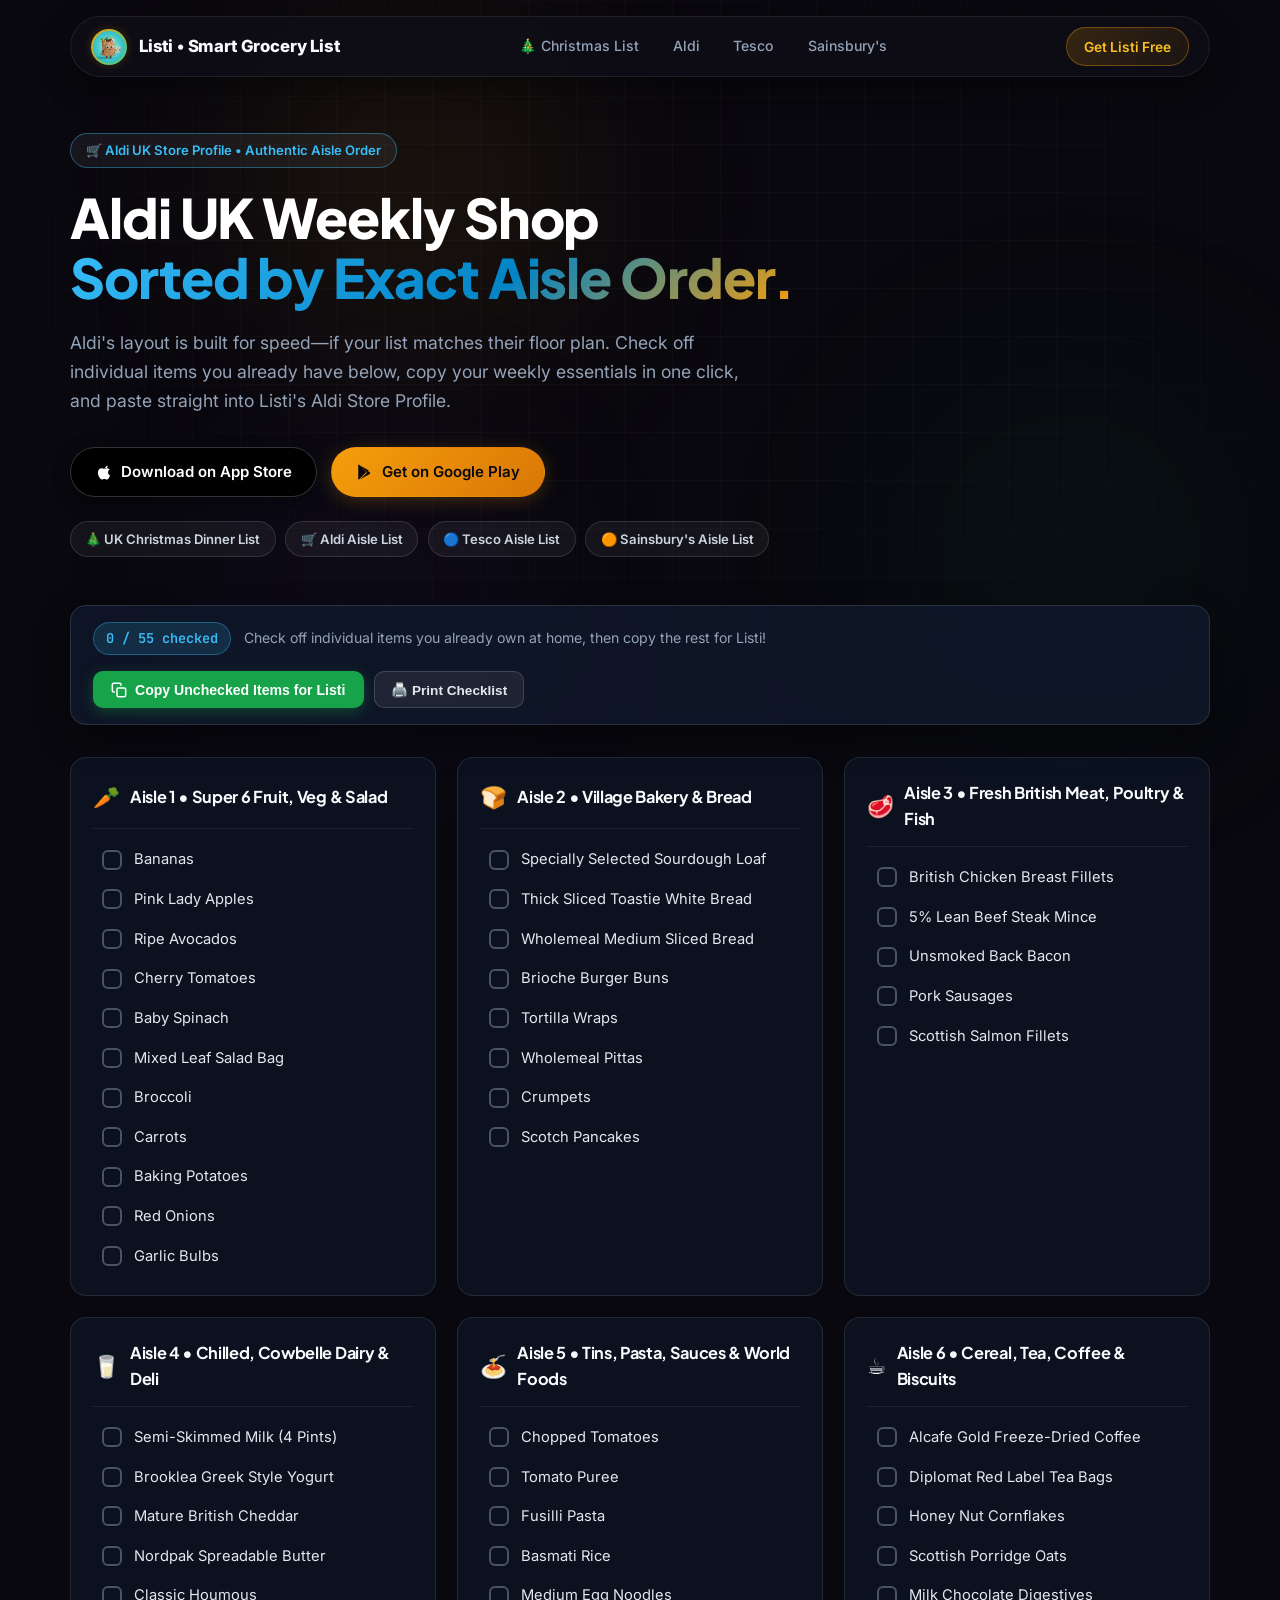
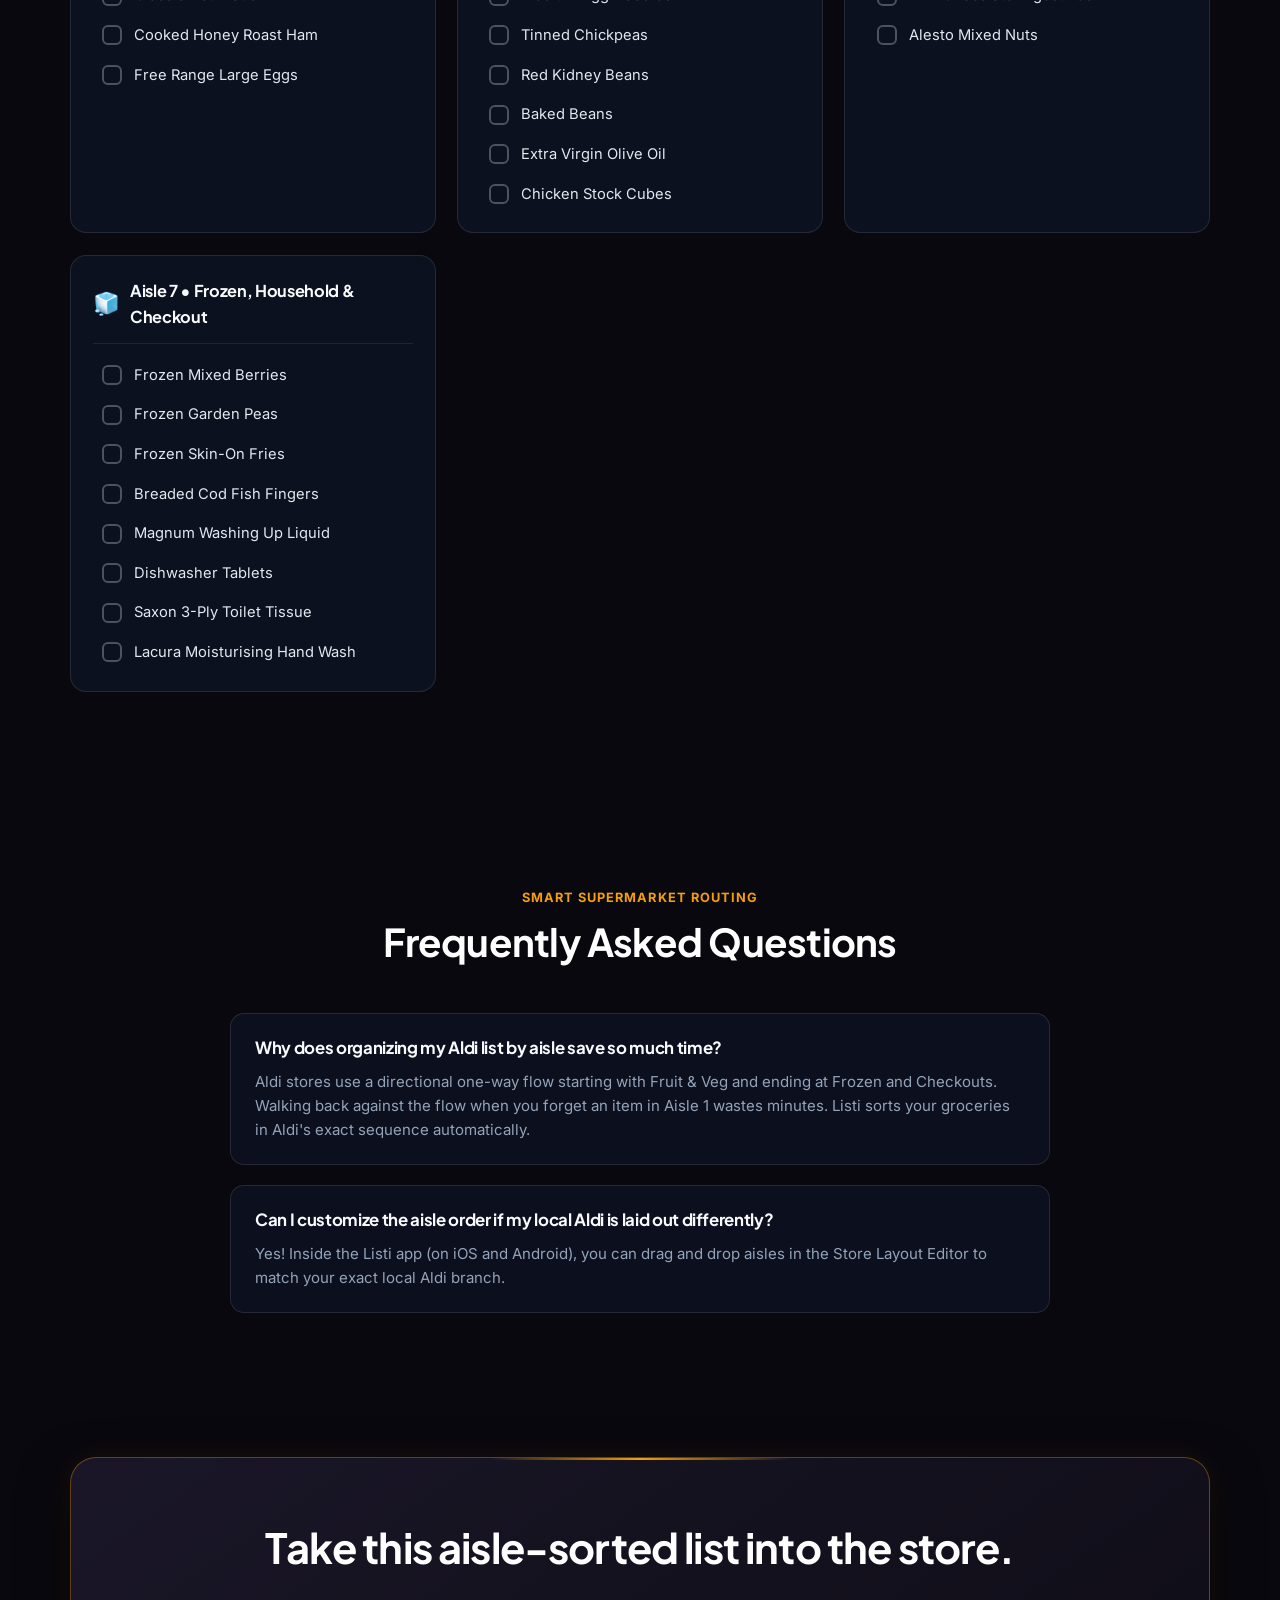
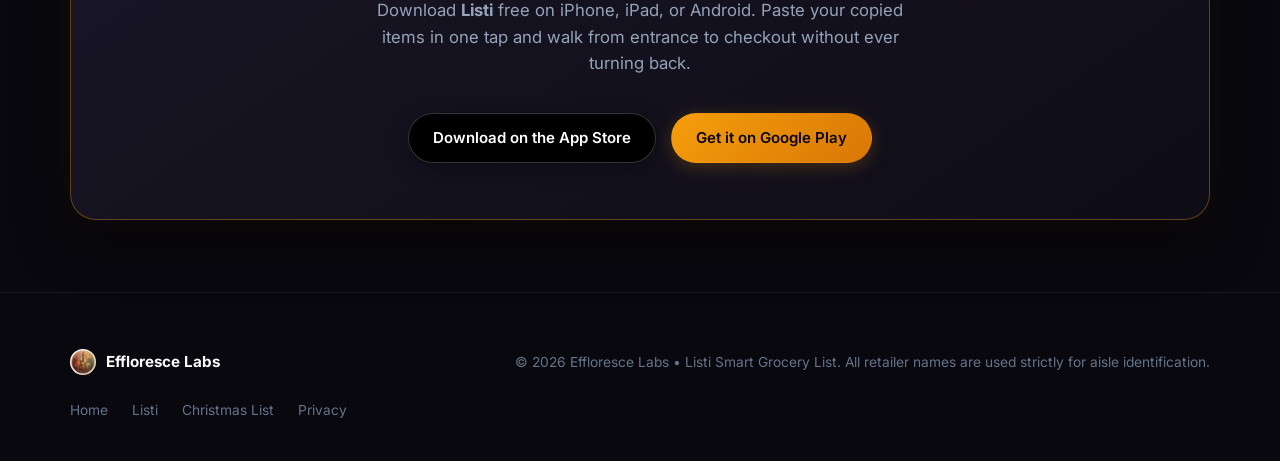
<file: listi/aldi-shopping-list/index.html>
<!doctype html>
<html lang="en-GB">
<head>
  <meta charset="UTF-8" />
  <meta name="viewport" content="width=device-width, initial-scale=1.0" />
  <meta name="description" content="Shop Aldi at top speed! Free interactive Aldi UK shopping list organized in exact Aldi aisle walking order (Super 6 Veg, Bakery, Meat, Middle Aisle & Frozen). Built for iOS & Android." />
  <meta name="theme-color" content="#0284c7" />
  <link rel="canonical" href="https://efflorescelabs.com/listi/aldi-shopping-list/" />
  <title>Aldi UK Aisle-by-Aisle Shopping List & Store Layout Planner • Listi</title>

  <!-- Open Graph / Social / Pinterest Discovery -->
  <meta property="og:type" content="article" />
  <meta property="og:title" content="Aldi UK Aisle-by-Aisle Shopping List & Store Layout Planner • Listi" />
  <meta property="og:description" content="Shop Aldi at top speed! Free interactive Aldi UK shopping list organized in exact Aldi aisle walking order (Super 6 Veg, Bakery, Meat, Middle Aisle & Frozen). Built for iOS & Android." />
  <meta property="og:url" content="https://efflorescelabs.com/listi/aldi-shopping-list/" />
  <meta property="og:image" content="https://efflorescelabs.com/assets/listi-icon.png" />

  <link rel="preconnect" href="https://fonts.googleapis.com" />
  <link rel="preconnect" href="https://fonts.gstatic.com" crossorigin />
  <link href="https://fonts.googleapis.com/css2?family=Inter:wght@400;500;600;700&family=JetBrains+Mono:wght@500;600&family=Plus+Jakarta+Sans:wght@600;700;800&display=swap" rel="stylesheet" />

  <link rel="stylesheet" href="/styles.css?v=20261106a" />
  <link rel="icon" type="image/png" href="/assets/listi-icon.png" />

  <script type="application/ld+json">
{
  "@context": "https://schema.org",
  "@type": "ItemList",
  "name": "Aldi UK Aisle-by-Aisle Shopping List & Store Layout Planner \u2022 Listi",
  "description": "Shop Aldi at top speed! Free interactive Aldi UK shopping list organized in exact Aldi aisle walking order (Super 6 Veg, Bakery, Meat, Middle Aisle & Frozen). Built for iOS & Android.",
  "itemListOrder": "https://schema.org/ItemListOrderAscending",
  "numberOfItems": 55,
  "itemListElement": [
    {
      "@type": "ListItem",
      "position": 1,
      "name": "Bananas"
    },
    {
      "@type": "ListItem",
      "position": 2,
      "name": "Pink Lady Apples"
    },
    {
      "@type": "ListItem",
      "position": 3,
      "name": "Ripe Avocados"
    },
    {
      "@type": "ListItem",
      "position": 4,
      "name": "Cherry Tomatoes"
    },
    {
      "@type": "ListItem",
      "position": 5,
      "name": "Baby Spinach"
    },
    {
      "@type": "ListItem",
      "position": 6,
      "name": "Mixed Leaf Salad Bag"
    },
    {
      "@type": "ListItem",
      "position": 7,
      "name": "Broccoli"
    },
    {
      "@type": "ListItem",
      "position": 8,
      "name": "Carrots"
    },
    {
      "@type": "ListItem",
      "position": 9,
      "name": "Baking Potatoes"
    },
    {
      "@type": "ListItem",
      "position": 10,
      "name": "Red Onions"
    },
    {
      "@type": "ListItem",
      "position": 11,
      "name": "Garlic Bulbs"
    },
    {
      "@type": "ListItem",
      "position": 12,
      "name": "Specially Selected Sourdough Loaf"
    },
    {
      "@type": "ListItem",
      "position": 13,
      "name": "Thick Sliced Toastie White Bread"
    },
    {
      "@type": "ListItem",
      "position": 14,
      "name": "Wholemeal Medium Sliced Bread"
    },
    {
      "@type": "ListItem",
      "position": 15,
      "name": "Brioche Burger Buns"
    },
    {
      "@type": "ListItem",
      "position": 16,
      "name": "Tortilla Wraps"
    },
    {
      "@type": "ListItem",
      "position": 17,
      "name": "Wholemeal Pittas"
    },
    {
      "@type": "ListItem",
      "position": 18,
      "name": "Crumpets"
    },
    {
      "@type": "ListItem",
      "position": 19,
      "name": "Scotch Pancakes"
    },
    {
      "@type": "ListItem",
      "position": 20,
      "name": "British Chicken Breast Fillets"
    },
    {
      "@type": "ListItem",
      "position": 21,
      "name": "5% Lean Beef Steak Mince"
    },
    {
      "@type": "ListItem",
      "position": 22,
      "name": "Unsmoked Back Bacon"
    },
    {
      "@type": "ListItem",
      "position": 23,
      "name": "Pork Sausages"
    },
    {
      "@type": "ListItem",
      "position": 24,
      "name": "Scottish Salmon Fillets"
    },
    {
      "@type": "ListItem",
      "position": 25,
      "name": "Semi-Skimmed Milk (4 Pints)"
    },
    {
      "@type": "ListItem",
      "position": 26,
      "name": "Brooklea Greek Style Yogurt"
    },
    {
      "@type": "ListItem",
      "position": 27,
      "name": "Mature British Cheddar"
    },
    {
      "@type": "ListItem",
      "position": 28,
      "name": "Nordpak Spreadable Butter"
    },
    {
      "@type": "ListItem",
      "position": 29,
      "name": "Classic Houmous"
    },
    {
      "@type": "ListItem",
      "position": 30,
      "name": "Cooked Honey Roast Ham"
    },
    {
      "@type": "ListItem",
      "position": 31,
      "name": "Free Range Large Eggs"
    },
    {
      "@type": "ListItem",
      "position": 32,
      "name": "Chopped Tomatoes"
    },
    {
      "@type": "ListItem",
      "position": 33,
      "name": "Tomato Puree"
    },
    {
      "@type": "ListItem",
      "position": 34,
      "name": "Fusilli Pasta"
    },
    {
      "@type": "ListItem",
      "position": 35,
      "name": "Basmati Rice"
    },
    {
      "@type": "ListItem",
      "position": 36,
      "name": "Medium Egg Noodles"
    },
    {
      "@type": "ListItem",
      "position": 37,
      "name": "Tinned Chickpeas"
    },
    {
      "@type": "ListItem",
      "position": 38,
      "name": "Red Kidney Beans"
    },
    {
      "@type": "ListItem",
      "position": 39,
      "name": "Baked Beans"
    },
    {
      "@type": "ListItem",
      "position": 40,
      "name": "Extra Virgin Olive Oil"
    },
    {
      "@type": "ListItem",
      "position": 41,
      "name": "Chicken Stock Cubes"
    },
    {
      "@type": "ListItem",
      "position": 42,
      "name": "Alcafe Gold Freeze-Dried Coffee"
    },
    {
      "@type": "ListItem",
      "position": 43,
      "name": "Diplomat Red Label Tea Bags"
    },
    {
      "@type": "ListItem",
      "position": 44,
      "name": "Honey Nut Cornflakes"
    },
    {
      "@type": "ListItem",
      "position": 45,
      "name": "Scottish Porridge Oats"
    },
    {
      "@type": "ListItem",
      "position": 46,
      "name": "Milk Chocolate Digestives"
    },
    {
      "@type": "ListItem",
      "position": 47,
      "name": "Alesto Mixed Nuts"
    },
    {
      "@type": "ListItem",
      "position": 48,
      "name": "Frozen Mixed Berries"
    },
    {
      "@type": "ListItem",
      "position": 49,
      "name": "Frozen Garden Peas"
    },
    {
      "@type": "ListItem",
      "position": 50,
      "name": "Frozen Skin-On Fries"
    },
    {
      "@type": "ListItem",
      "position": 51,
      "name": "Breaded Cod Fish Fingers"
    },
    {
      "@type": "ListItem",
      "position": 52,
      "name": "Magnum Washing Up Liquid"
    },
    {
      "@type": "ListItem",
      "position": 53,
      "name": "Dishwasher Tablets"
    },
    {
      "@type": "ListItem",
      "position": 54,
      "name": "Saxon 3-Ply Toilet Tissue"
    },
    {
      "@type": "ListItem",
      "position": 55,
      "name": "Lacura Moisturising Hand Wash"
    }
  ]
}
  </script>
  <script type="application/ld+json">
{
  "@context": "https://schema.org",
  "@type": "FAQPage",
  "mainEntity": [
    {
      "@type": "Question",
      "name": "Why does organizing my Aldi list by aisle save so much time?",
      "acceptedAnswer": {
        "@type": "Answer",
        "text": "Aldi stores use a directional one-way flow starting with Fruit & Veg and ending at Frozen and Checkouts. Walking back against the flow when you forget an item in Aisle 1 wastes minutes. Listi sorts your groceries in Aldi's exact sequence automatically."
      }
    },
    {
      "@type": "Question",
      "name": "Can I customize the aisle order if my local Aldi is laid out differently?",
      "acceptedAnswer": {
        "@type": "Answer",
        "text": "Yes! Inside the Listi app (on iOS and Android), you can drag and drop aisles in the Store Layout Editor to match your exact local Aldi branch."
      }
    }
  ]
}
  </script>

  <style>
    .guide-badge {
      display: inline-flex;
      align-items: center;
      gap: 0.55rem;
      padding: 0.38rem 0.95rem;
      border-radius: 999px;
      background: rgba(255, 255, 255, 0.06);
      border: 1px solid #38bdf866;
      color: #38bdf8;
      font-size: 0.82rem;
      font-weight: 600;
      margin-bottom: 1.25rem;
    }
    .text-guide-gradient {
      background: linear-gradient(135deg, #38bdf8 0%, #0284c7 60%, #f59e0b 100%);
      -webkit-background-clip: text;
      -webkit-text-fill-color: transparent;
    }
    .interactive-toolbar {
      position: sticky;
      top: 76px;
      z-index: 40;
      display: flex;
      flex-wrap: wrap;
      align-items: center;
      justify-content: space-between;
      gap: 1rem;
      padding: 1rem 1.35rem;
      margin-bottom: 2rem;
      border-radius: 16px;
      background: rgba(15, 23, 42, 0.88);
      backdrop-filter: blur(16px);
      border: 1px solid rgba(255, 255, 255, 0.12);
      box-shadow: 0 12px 32px rgba(0, 0, 0, 0.4);
    }
    .toolbar-progress {
      display: flex;
      align-items: center;
      gap: 0.85rem;
    }
    .progress-pill {
      font-family: 'JetBrains Mono', monospace;
      font-size: 0.85rem;
      font-weight: 600;
      padding: 0.3rem 0.75rem;
      border-radius: 999px;
      background: rgba(56, 189, 248, 0.15);
      color: #38bdf8;
      border: 1px solid rgba(56, 189, 248, 0.35);
    }
    .toolbar-actions {
      display: flex;
      flex-wrap: wrap;
      gap: 0.65rem;
    }
    .btn-copy-list {
      display: inline-flex;
      align-items: center;
      gap: 0.5rem;
      padding: 0.6rem 1.15rem;
      border-radius: 10px;
      font-size: 0.88rem;
      font-weight: 600;
      background: #16a34a;
      color: #ffffff;
      border: none;
      cursor: pointer;
      transition: all 0.2s ease;
      box-shadow: 0 4px 14px rgba(22, 163, 74, 0.35);
    }
    .btn-copy-list:hover {
      background: #15803d;
      transform: translateY(-1px);
    }
    .btn-print {
      display: inline-flex;
      align-items: center;
      gap: 0.45rem;
      padding: 0.6rem 1rem;
      border-radius: 10px;
      font-size: 0.85rem;
      font-weight: 600;
      background: rgba(255, 255, 255, 0.07);
      color: #e2e8f0;
      border: 1px solid rgba(255, 255, 255, 0.15);
      cursor: pointer;
    }
    .aisles-grid {
      display: grid;
      grid-template-columns: repeat(auto-fill, minmax(340px, 1fr));
      gap: 1.35rem;
      margin-bottom: 3rem;
    }
    .aisle-card {
      background: rgba(15, 23, 42, 0.65);
      border: 1px solid rgba(255, 255, 255, 0.1);
      border-radius: 16px;
      padding: 1.35rem;
      transition: border-color 0.2s ease;
    }
    .aisle-card:hover {
      border-color: rgba(56, 189, 248, 0.35);
    }
    .aisle-card-header {
      display: flex;
      align-items: center;
      gap: 0.65rem;
      padding-bottom: 0.85rem;
      margin-bottom: 0.85rem;
      border-bottom: 1px solid rgba(255, 255, 255, 0.08);
    }
    .aisle-emoji {
      font-size: 1.35rem;
    }
    .aisle-card-header h3 {
      font-size: 1.02rem;
      font-weight: 700;
      color: #f8fafc;
      margin: 0;
    }
    .aisle-items {
      display: flex;
      flex-direction: column;
      gap: 0.35rem;
    }
    .checklist-row {
      display: flex;
      align-items: center;
      gap: 0.75rem;
      padding: 0.42rem 0.6rem;
      border-radius: 8px;
      cursor: pointer;
      user-select: none;
      transition: background 0.15s ease;
    }
    .checklist-row:hover {
      background: rgba(255, 255, 255, 0.04);
    }
    .checklist-cb {
      display: none;
    }
    .custom-cb {
      width: 20px;
      height: 20px;
      border-radius: 6px;
      border: 2px solid rgba(148, 163, 184, 0.45);
      display: inline-flex;
      align-items: center;
      justify-content: center;
      color: transparent;
      flex-shrink: 0;
      transition: all 0.15s ease;
    }
    .checklist-cb:checked + .custom-cb {
      background: #16a34a;
      border-color: #16a34a;
      color: #ffffff;
    }
    .checklist-cb:checked ~ .checklist-label {
      text-decoration: line-through;
      color: #64748b;
    }
    .checklist-label {
      font-size: 0.92rem;
      color: #e2e8f0;
      line-height: 1.4;
    }
    .faq-grid {
      display: grid;
      gap: 1.25rem;
      max-width: 820px;
      margin: 0 auto;
    }
    .faq-item {
      background: rgba(15, 23, 42, 0.6);
      border: 1px solid rgba(255, 255, 255, 0.1);
      border-radius: 14px;
      padding: 1.35rem 1.5rem;
    }
    .faq-item h4 {
      font-size: 1.05rem;
      color: #f8fafc;
      margin: 0 0 0.5rem 0;
    }
    .faq-item p {
      font-size: 0.94rem;
      color: #94a3b8;
      margin: 0;
      line-height: 1.6;
    }
    .guide-nav-pills {
      display: flex;
      flex-wrap: wrap;
      gap: 0.6rem;
      margin-top: 1.5rem;
    }
    .guide-nav-pill {
      padding: 0.4rem 0.9rem;
      border-radius: 999px;
      font-size: 0.82rem;
      font-weight: 600;
      background: rgba(255, 255, 255, 0.05);
      border: 1px solid rgba(255, 255, 255, 0.12);
      color: #cbd5e1;
      text-decoration: none;
      transition: all 0.15s ease;
    }
    .guide-nav-pill:hover {
      border-color: #38bdf8;
      color: #ffffff;
    }
    @media print {
      .site-header, .site-footer, .interactive-toolbar, .cta-row, .guide-nav-pills {
        display: none !important;
      }
      body {
        background: #ffffff !important;
        color: #000000 !important;
      }
      .aisle-card {
        border: 1px solid #cccccc !important;
        break-inside: avoid;
      }
      .checklist-label, .aisle-card-header h3 {
        color: #000000 !important;
      }
    }
  </style>
</head>
<body>
  <div class="bg-ambient" aria-hidden="true">
    <div class="glow-orb glow-1"></div>
    <div class="glow-orb glow-2"></div>
    <div class="glow-orb glow-3"></div>
    <div class="grid-overlay"></div>
  </div>

  <header class="site-header">
    <div class="container">
      <div class="nav-wrap">
        <a class="brand" href="/listi/" aria-label="Listi Home">
          <div class="brand-logo-wrap">
            <img src="/assets/listi-icon.png" alt="Listi Logo" class="brand-logo" width="32" height="32" />
          </div>
          <span>Listi • Smart Grocery List</span>
        </a>
        <nav class="nav-links" aria-label="Supermarket Guides">
          <a class="nav-link" href="/listi/christmas-shopping-list/">🎄 Christmas List</a>
          <a class="nav-link" href="/listi/aldi-shopping-list/">Aldi</a>
          <a class="nav-link" href="/listi/tesco-shopping-list/">Tesco</a>
          <a class="nav-link" href="/listi/sainsburys-shopping-list/">Sainsbury's</a>
        </nav>
        <a class="nav-cta" href="https://apps.apple.com/app/id6828776625" target="_blank" rel="noopener noreferrer">Get Listi Free</a>
      </div>
    </div>
  </header>

  <main>
    <section class="hero" style="padding-bottom: 2rem;">
      <div class="container">
        <div style="max-width: 820px;">
          <div class="guide-badge">
            <span>🛒 Aldi UK Store Profile • Authentic Aisle Order</span>
          </div>

          <h1 class="hero-title" style="font-size: clamp(2.1rem, 4.5vw, 3.4rem);">
            Aldi UK Weekly Shop<br />
            <span class="text-guide-gradient">Sorted by Exact Aisle Order.</span>
          </h1>

          <p class="hero-lead" style="max-width: 700px;">
            Aldi's layout is built for speed—if your list matches their floor plan. Check off individual items you already have below, copy your weekly essentials in one click, and paste straight into Listi's Aldi Store Profile.
          </p>

          <div class="cta-row" style="flex-wrap: wrap; margin-bottom: 1.25rem;">
            <a class="btn btn-apple" href="https://apps.apple.com/app/id6828776625" target="_blank" rel="noopener noreferrer">
              <svg width="18" height="18" viewBox="0 0 24 24" fill="currentColor" aria-hidden="true"><path d="M18.71 19.5c-.83 1.24-1.71 2.45-3.05 2.47-1.34.03-1.77-.79-3.29-.79-1.53 0-2 .77-3.27.82-1.31.05-2.3-1.32-3.14-2.53C4.25 17 2.94 12.45 4.7 9.39c.87-1.52 2.43-2.48 4.12-2.51 1.28-.02 2.5.87 3.29.87.78 0 2.26-1.07 3.81-.91.65.03 2.47.26 3.64 1.98-.09.06-2.17 1.28-2.15 3.81.03 3.02 2.65 4.03 2.68 4.04-.03.07-.42 1.44-1.38 2.83M15.97 6.37c.62-.75 1.04-1.8 0.92-2.85-.9.04-2 .6-2.65 1.35-.58.66-1.09 1.73-.95 2.76 1 .08 2.06-.51 2.68-1.26z"/></svg>
              <span>Download on App Store</span>
            </a>
            <a class="btn btn-primary" href="https://play.google.com/store/apps/details?id=com.efflorescelabs.listi" target="_blank" rel="noopener noreferrer">
              <svg width="18" height="18" viewBox="0 0 24 24" fill="currentColor" aria-hidden="true"><path d="M3.609 1.814L13.793 12 3.61 22.186a2.37 2.37 0 0 1-.61-.955V2.77c.14-.367.35-.694.61-.956zm11.24 11.242l2.316 2.315-11.83 6.76 9.514-9.075zm2.983-1.706c.642.368 1.05 1.05 1.05 1.804s-.408 1.436-1.05 1.804l-2.023 1.156-2.525-2.525 2.525-2.525 2.023 1.156zM5.335 3.185l11.83 6.76-2.316 2.316L5.335 3.185z"/></svg>
              <span>Get on Google Play</span>
            </a>
          </div>

          <div class="guide-nav-pills">
            <a class="guide-nav-pill" href="/listi/christmas-shopping-list/">🎄 UK Christmas Dinner List</a>
            <a class="guide-nav-pill" href="/listi/aldi-shopping-list/">🛒 Aldi Aisle List</a>
            <a class="guide-nav-pill" href="/listi/tesco-shopping-list/">🔵 Tesco Aisle List</a>
            <a class="guide-nav-pill" href="/listi/sainsburys-shopping-list/">🟠 Sainsbury's Aisle List</a>
          </div>
        </div>
      </div>
    </section>

    <!-- Interactive Checklist Section -->
    <section class="section" style="padding-top: 1rem;">
      <div class="container">
        <div class="interactive-toolbar">
          <div class="toolbar-progress">
            <span class="progress-pill" id="progress-counter">0 / 55 checked</span>
            <span style="font-size: 0.88rem; color: #94a3b8;">Check off individual items you already own at home, then copy the rest for Listi!</span>
          </div>
          <div class="toolbar-actions">
            <button type="button" class="btn-copy-list" id="copy-btn" onclick="copyForListi()">
              <svg width="16" height="16" viewBox="0 0 24 24" fill="none" stroke="currentColor" stroke-width="2.3" stroke-linecap="round" stroke-linejoin="round"><rect x="9" y="9" width="13" height="13" rx="2" ry="2"></rect><path d="M5 15H4a2 2 0 0 1-2-2V4a2 2 0 0 1 2-2h9a2 2 0 0 1 2 2v1"></path></svg>
              <span id="copy-btn-text">Copy Unchecked Items for Listi</span>
            </button>
            <button type="button" class="btn-print" onclick="window.print()">
              🖨️ Print Checklist
            </button>
          </div>
        </div>

        <div class="aisles-grid">
          
          <div class="aisle-card">
            <div class="aisle-card-header">
              <span class="aisle-emoji">🥕</span>
              <h3>Aisle 1 • Super 6 Fruit, Veg & Salad</h3>
            </div>
            <div class="aisle-items">
              
              <label class="checklist-row" for="item-1">
                <input type="checkbox" id="item-1" class="checklist-cb" data-item="Bananas" onchange="updateChecklistProgress()" />
                <span class="custom-cb">
                  <svg width="13" height="13" viewBox="0 0 24 24" fill="none" stroke="currentColor" stroke-width="3" stroke-linecap="round" stroke-linejoin="round"><polyline points="20 6 9 17 4 12"></polyline></svg>
                </span>
                <span class="checklist-label">Bananas</span>
              </label>
              <label class="checklist-row" for="item-2">
                <input type="checkbox" id="item-2" class="checklist-cb" data-item="Pink Lady Apples" onchange="updateChecklistProgress()" />
                <span class="custom-cb">
                  <svg width="13" height="13" viewBox="0 0 24 24" fill="none" stroke="currentColor" stroke-width="3" stroke-linecap="round" stroke-linejoin="round"><polyline points="20 6 9 17 4 12"></polyline></svg>
                </span>
                <span class="checklist-label">Pink Lady Apples</span>
              </label>
              <label class="checklist-row" for="item-3">
                <input type="checkbox" id="item-3" class="checklist-cb" data-item="Ripe Avocados" onchange="updateChecklistProgress()" />
                <span class="custom-cb">
                  <svg width="13" height="13" viewBox="0 0 24 24" fill="none" stroke="currentColor" stroke-width="3" stroke-linecap="round" stroke-linejoin="round"><polyline points="20 6 9 17 4 12"></polyline></svg>
                </span>
                <span class="checklist-label">Ripe Avocados</span>
              </label>
              <label class="checklist-row" for="item-4">
                <input type="checkbox" id="item-4" class="checklist-cb" data-item="Cherry Tomatoes" onchange="updateChecklistProgress()" />
                <span class="custom-cb">
                  <svg width="13" height="13" viewBox="0 0 24 24" fill="none" stroke="currentColor" stroke-width="3" stroke-linecap="round" stroke-linejoin="round"><polyline points="20 6 9 17 4 12"></polyline></svg>
                </span>
                <span class="checklist-label">Cherry Tomatoes</span>
              </label>
              <label class="checklist-row" for="item-5">
                <input type="checkbox" id="item-5" class="checklist-cb" data-item="Baby Spinach" onchange="updateChecklistProgress()" />
                <span class="custom-cb">
                  <svg width="13" height="13" viewBox="0 0 24 24" fill="none" stroke="currentColor" stroke-width="3" stroke-linecap="round" stroke-linejoin="round"><polyline points="20 6 9 17 4 12"></polyline></svg>
                </span>
                <span class="checklist-label">Baby Spinach</span>
              </label>
              <label class="checklist-row" for="item-6">
                <input type="checkbox" id="item-6" class="checklist-cb" data-item="Mixed Leaf Salad Bag" onchange="updateChecklistProgress()" />
                <span class="custom-cb">
                  <svg width="13" height="13" viewBox="0 0 24 24" fill="none" stroke="currentColor" stroke-width="3" stroke-linecap="round" stroke-linejoin="round"><polyline points="20 6 9 17 4 12"></polyline></svg>
                </span>
                <span class="checklist-label">Mixed Leaf Salad Bag</span>
              </label>
              <label class="checklist-row" for="item-7">
                <input type="checkbox" id="item-7" class="checklist-cb" data-item="Broccoli" onchange="updateChecklistProgress()" />
                <span class="custom-cb">
                  <svg width="13" height="13" viewBox="0 0 24 24" fill="none" stroke="currentColor" stroke-width="3" stroke-linecap="round" stroke-linejoin="round"><polyline points="20 6 9 17 4 12"></polyline></svg>
                </span>
                <span class="checklist-label">Broccoli</span>
              </label>
              <label class="checklist-row" for="item-8">
                <input type="checkbox" id="item-8" class="checklist-cb" data-item="Carrots" onchange="updateChecklistProgress()" />
                <span class="custom-cb">
                  <svg width="13" height="13" viewBox="0 0 24 24" fill="none" stroke="currentColor" stroke-width="3" stroke-linecap="round" stroke-linejoin="round"><polyline points="20 6 9 17 4 12"></polyline></svg>
                </span>
                <span class="checklist-label">Carrots</span>
              </label>
              <label class="checklist-row" for="item-9">
                <input type="checkbox" id="item-9" class="checklist-cb" data-item="Baking Potatoes" onchange="updateChecklistProgress()" />
                <span class="custom-cb">
                  <svg width="13" height="13" viewBox="0 0 24 24" fill="none" stroke="currentColor" stroke-width="3" stroke-linecap="round" stroke-linejoin="round"><polyline points="20 6 9 17 4 12"></polyline></svg>
                </span>
                <span class="checklist-label">Baking Potatoes</span>
              </label>
              <label class="checklist-row" for="item-10">
                <input type="checkbox" id="item-10" class="checklist-cb" data-item="Red Onions" onchange="updateChecklistProgress()" />
                <span class="custom-cb">
                  <svg width="13" height="13" viewBox="0 0 24 24" fill="none" stroke="currentColor" stroke-width="3" stroke-linecap="round" stroke-linejoin="round"><polyline points="20 6 9 17 4 12"></polyline></svg>
                </span>
                <span class="checklist-label">Red Onions</span>
              </label>
              <label class="checklist-row" for="item-11">
                <input type="checkbox" id="item-11" class="checklist-cb" data-item="Garlic Bulbs" onchange="updateChecklistProgress()" />
                <span class="custom-cb">
                  <svg width="13" height="13" viewBox="0 0 24 24" fill="none" stroke="currentColor" stroke-width="3" stroke-linecap="round" stroke-linejoin="round"><polyline points="20 6 9 17 4 12"></polyline></svg>
                </span>
                <span class="checklist-label">Garlic Bulbs</span>
              </label>
            </div>
          </div>
          <div class="aisle-card">
            <div class="aisle-card-header">
              <span class="aisle-emoji">🍞</span>
              <h3>Aisle 2 • Village Bakery & Bread</h3>
            </div>
            <div class="aisle-items">
              
              <label class="checklist-row" for="item-12">
                <input type="checkbox" id="item-12" class="checklist-cb" data-item="Specially Selected Sourdough Loaf" onchange="updateChecklistProgress()" />
                <span class="custom-cb">
                  <svg width="13" height="13" viewBox="0 0 24 24" fill="none" stroke="currentColor" stroke-width="3" stroke-linecap="round" stroke-linejoin="round"><polyline points="20 6 9 17 4 12"></polyline></svg>
                </span>
                <span class="checklist-label">Specially Selected Sourdough Loaf</span>
              </label>
              <label class="checklist-row" for="item-13">
                <input type="checkbox" id="item-13" class="checklist-cb" data-item="Thick Sliced Toastie White Bread" onchange="updateChecklistProgress()" />
                <span class="custom-cb">
                  <svg width="13" height="13" viewBox="0 0 24 24" fill="none" stroke="currentColor" stroke-width="3" stroke-linecap="round" stroke-linejoin="round"><polyline points="20 6 9 17 4 12"></polyline></svg>
                </span>
                <span class="checklist-label">Thick Sliced Toastie White Bread</span>
              </label>
              <label class="checklist-row" for="item-14">
                <input type="checkbox" id="item-14" class="checklist-cb" data-item="Wholemeal Medium Sliced Bread" onchange="updateChecklistProgress()" />
                <span class="custom-cb">
                  <svg width="13" height="13" viewBox="0 0 24 24" fill="none" stroke="currentColor" stroke-width="3" stroke-linecap="round" stroke-linejoin="round"><polyline points="20 6 9 17 4 12"></polyline></svg>
                </span>
                <span class="checklist-label">Wholemeal Medium Sliced Bread</span>
              </label>
              <label class="checklist-row" for="item-15">
                <input type="checkbox" id="item-15" class="checklist-cb" data-item="Brioche Burger Buns" onchange="updateChecklistProgress()" />
                <span class="custom-cb">
                  <svg width="13" height="13" viewBox="0 0 24 24" fill="none" stroke="currentColor" stroke-width="3" stroke-linecap="round" stroke-linejoin="round"><polyline points="20 6 9 17 4 12"></polyline></svg>
                </span>
                <span class="checklist-label">Brioche Burger Buns</span>
              </label>
              <label class="checklist-row" for="item-16">
                <input type="checkbox" id="item-16" class="checklist-cb" data-item="Tortilla Wraps" onchange="updateChecklistProgress()" />
                <span class="custom-cb">
                  <svg width="13" height="13" viewBox="0 0 24 24" fill="none" stroke="currentColor" stroke-width="3" stroke-linecap="round" stroke-linejoin="round"><polyline points="20 6 9 17 4 12"></polyline></svg>
                </span>
                <span class="checklist-label">Tortilla Wraps</span>
              </label>
              <label class="checklist-row" for="item-17">
                <input type="checkbox" id="item-17" class="checklist-cb" data-item="Wholemeal Pittas" onchange="updateChecklistProgress()" />
                <span class="custom-cb">
                  <svg width="13" height="13" viewBox="0 0 24 24" fill="none" stroke="currentColor" stroke-width="3" stroke-linecap="round" stroke-linejoin="round"><polyline points="20 6 9 17 4 12"></polyline></svg>
                </span>
                <span class="checklist-label">Wholemeal Pittas</span>
              </label>
              <label class="checklist-row" for="item-18">
                <input type="checkbox" id="item-18" class="checklist-cb" data-item="Crumpets" onchange="updateChecklistProgress()" />
                <span class="custom-cb">
                  <svg width="13" height="13" viewBox="0 0 24 24" fill="none" stroke="currentColor" stroke-width="3" stroke-linecap="round" stroke-linejoin="round"><polyline points="20 6 9 17 4 12"></polyline></svg>
                </span>
                <span class="checklist-label">Crumpets</span>
              </label>
              <label class="checklist-row" for="item-19">
                <input type="checkbox" id="item-19" class="checklist-cb" data-item="Scotch Pancakes" onchange="updateChecklistProgress()" />
                <span class="custom-cb">
                  <svg width="13" height="13" viewBox="0 0 24 24" fill="none" stroke="currentColor" stroke-width="3" stroke-linecap="round" stroke-linejoin="round"><polyline points="20 6 9 17 4 12"></polyline></svg>
                </span>
                <span class="checklist-label">Scotch Pancakes</span>
              </label>
            </div>
          </div>
          <div class="aisle-card">
            <div class="aisle-card-header">
              <span class="aisle-emoji">🥩</span>
              <h3>Aisle 3 • Fresh British Meat, Poultry & Fish</h3>
            </div>
            <div class="aisle-items">
              
              <label class="checklist-row" for="item-20">
                <input type="checkbox" id="item-20" class="checklist-cb" data-item="British Chicken Breast Fillets" onchange="updateChecklistProgress()" />
                <span class="custom-cb">
                  <svg width="13" height="13" viewBox="0 0 24 24" fill="none" stroke="currentColor" stroke-width="3" stroke-linecap="round" stroke-linejoin="round"><polyline points="20 6 9 17 4 12"></polyline></svg>
                </span>
                <span class="checklist-label">British Chicken Breast Fillets</span>
              </label>
              <label class="checklist-row" for="item-21">
                <input type="checkbox" id="item-21" class="checklist-cb" data-item="5% Lean Beef Steak Mince" onchange="updateChecklistProgress()" />
                <span class="custom-cb">
                  <svg width="13" height="13" viewBox="0 0 24 24" fill="none" stroke="currentColor" stroke-width="3" stroke-linecap="round" stroke-linejoin="round"><polyline points="20 6 9 17 4 12"></polyline></svg>
                </span>
                <span class="checklist-label">5% Lean Beef Steak Mince</span>
              </label>
              <label class="checklist-row" for="item-22">
                <input type="checkbox" id="item-22" class="checklist-cb" data-item="Unsmoked Back Bacon" onchange="updateChecklistProgress()" />
                <span class="custom-cb">
                  <svg width="13" height="13" viewBox="0 0 24 24" fill="none" stroke="currentColor" stroke-width="3" stroke-linecap="round" stroke-linejoin="round"><polyline points="20 6 9 17 4 12"></polyline></svg>
                </span>
                <span class="checklist-label">Unsmoked Back Bacon</span>
              </label>
              <label class="checklist-row" for="item-23">
                <input type="checkbox" id="item-23" class="checklist-cb" data-item="Pork Sausages" onchange="updateChecklistProgress()" />
                <span class="custom-cb">
                  <svg width="13" height="13" viewBox="0 0 24 24" fill="none" stroke="currentColor" stroke-width="3" stroke-linecap="round" stroke-linejoin="round"><polyline points="20 6 9 17 4 12"></polyline></svg>
                </span>
                <span class="checklist-label">Pork Sausages</span>
              </label>
              <label class="checklist-row" for="item-24">
                <input type="checkbox" id="item-24" class="checklist-cb" data-item="Scottish Salmon Fillets" onchange="updateChecklistProgress()" />
                <span class="custom-cb">
                  <svg width="13" height="13" viewBox="0 0 24 24" fill="none" stroke="currentColor" stroke-width="3" stroke-linecap="round" stroke-linejoin="round"><polyline points="20 6 9 17 4 12"></polyline></svg>
                </span>
                <span class="checklist-label">Scottish Salmon Fillets</span>
              </label>
            </div>
          </div>
          <div class="aisle-card">
            <div class="aisle-card-header">
              <span class="aisle-emoji">🥛</span>
              <h3>Aisle 4 • Chilled, Cowbelle Dairy & Deli</h3>
            </div>
            <div class="aisle-items">
              
              <label class="checklist-row" for="item-25">
                <input type="checkbox" id="item-25" class="checklist-cb" data-item="Semi-Skimmed Milk (4 Pints)" onchange="updateChecklistProgress()" />
                <span class="custom-cb">
                  <svg width="13" height="13" viewBox="0 0 24 24" fill="none" stroke="currentColor" stroke-width="3" stroke-linecap="round" stroke-linejoin="round"><polyline points="20 6 9 17 4 12"></polyline></svg>
                </span>
                <span class="checklist-label">Semi-Skimmed Milk (4 Pints)</span>
              </label>
              <label class="checklist-row" for="item-26">
                <input type="checkbox" id="item-26" class="checklist-cb" data-item="Brooklea Greek Style Yogurt" onchange="updateChecklistProgress()" />
                <span class="custom-cb">
                  <svg width="13" height="13" viewBox="0 0 24 24" fill="none" stroke="currentColor" stroke-width="3" stroke-linecap="round" stroke-linejoin="round"><polyline points="20 6 9 17 4 12"></polyline></svg>
                </span>
                <span class="checklist-label">Brooklea Greek Style Yogurt</span>
              </label>
              <label class="checklist-row" for="item-27">
                <input type="checkbox" id="item-27" class="checklist-cb" data-item="Mature British Cheddar" onchange="updateChecklistProgress()" />
                <span class="custom-cb">
                  <svg width="13" height="13" viewBox="0 0 24 24" fill="none" stroke="currentColor" stroke-width="3" stroke-linecap="round" stroke-linejoin="round"><polyline points="20 6 9 17 4 12"></polyline></svg>
                </span>
                <span class="checklist-label">Mature British Cheddar</span>
              </label>
              <label class="checklist-row" for="item-28">
                <input type="checkbox" id="item-28" class="checklist-cb" data-item="Nordpak Spreadable Butter" onchange="updateChecklistProgress()" />
                <span class="custom-cb">
                  <svg width="13" height="13" viewBox="0 0 24 24" fill="none" stroke="currentColor" stroke-width="3" stroke-linecap="round" stroke-linejoin="round"><polyline points="20 6 9 17 4 12"></polyline></svg>
                </span>
                <span class="checklist-label">Nordpak Spreadable Butter</span>
              </label>
              <label class="checklist-row" for="item-29">
                <input type="checkbox" id="item-29" class="checklist-cb" data-item="Classic Houmous" onchange="updateChecklistProgress()" />
                <span class="custom-cb">
                  <svg width="13" height="13" viewBox="0 0 24 24" fill="none" stroke="currentColor" stroke-width="3" stroke-linecap="round" stroke-linejoin="round"><polyline points="20 6 9 17 4 12"></polyline></svg>
                </span>
                <span class="checklist-label">Classic Houmous</span>
              </label>
              <label class="checklist-row" for="item-30">
                <input type="checkbox" id="item-30" class="checklist-cb" data-item="Cooked Honey Roast Ham" onchange="updateChecklistProgress()" />
                <span class="custom-cb">
                  <svg width="13" height="13" viewBox="0 0 24 24" fill="none" stroke="currentColor" stroke-width="3" stroke-linecap="round" stroke-linejoin="round"><polyline points="20 6 9 17 4 12"></polyline></svg>
                </span>
                <span class="checklist-label">Cooked Honey Roast Ham</span>
              </label>
              <label class="checklist-row" for="item-31">
                <input type="checkbox" id="item-31" class="checklist-cb" data-item="Free Range Large Eggs" onchange="updateChecklistProgress()" />
                <span class="custom-cb">
                  <svg width="13" height="13" viewBox="0 0 24 24" fill="none" stroke="currentColor" stroke-width="3" stroke-linecap="round" stroke-linejoin="round"><polyline points="20 6 9 17 4 12"></polyline></svg>
                </span>
                <span class="checklist-label">Free Range Large Eggs</span>
              </label>
            </div>
          </div>
          <div class="aisle-card">
            <div class="aisle-card-header">
              <span class="aisle-emoji">🍝</span>
              <h3>Aisle 5 • Tins, Pasta, Sauces & World Foods</h3>
            </div>
            <div class="aisle-items">
              
              <label class="checklist-row" for="item-32">
                <input type="checkbox" id="item-32" class="checklist-cb" data-item="Chopped Tomatoes" onchange="updateChecklistProgress()" />
                <span class="custom-cb">
                  <svg width="13" height="13" viewBox="0 0 24 24" fill="none" stroke="currentColor" stroke-width="3" stroke-linecap="round" stroke-linejoin="round"><polyline points="20 6 9 17 4 12"></polyline></svg>
                </span>
                <span class="checklist-label">Chopped Tomatoes</span>
              </label>
              <label class="checklist-row" for="item-33">
                <input type="checkbox" id="item-33" class="checklist-cb" data-item="Tomato Puree" onchange="updateChecklistProgress()" />
                <span class="custom-cb">
                  <svg width="13" height="13" viewBox="0 0 24 24" fill="none" stroke="currentColor" stroke-width="3" stroke-linecap="round" stroke-linejoin="round"><polyline points="20 6 9 17 4 12"></polyline></svg>
                </span>
                <span class="checklist-label">Tomato Puree</span>
              </label>
              <label class="checklist-row" for="item-34">
                <input type="checkbox" id="item-34" class="checklist-cb" data-item="Fusilli Pasta" onchange="updateChecklistProgress()" />
                <span class="custom-cb">
                  <svg width="13" height="13" viewBox="0 0 24 24" fill="none" stroke="currentColor" stroke-width="3" stroke-linecap="round" stroke-linejoin="round"><polyline points="20 6 9 17 4 12"></polyline></svg>
                </span>
                <span class="checklist-label">Fusilli Pasta</span>
              </label>
              <label class="checklist-row" for="item-35">
                <input type="checkbox" id="item-35" class="checklist-cb" data-item="Basmati Rice" onchange="updateChecklistProgress()" />
                <span class="custom-cb">
                  <svg width="13" height="13" viewBox="0 0 24 24" fill="none" stroke="currentColor" stroke-width="3" stroke-linecap="round" stroke-linejoin="round"><polyline points="20 6 9 17 4 12"></polyline></svg>
                </span>
                <span class="checklist-label">Basmati Rice</span>
              </label>
              <label class="checklist-row" for="item-36">
                <input type="checkbox" id="item-36" class="checklist-cb" data-item="Medium Egg Noodles" onchange="updateChecklistProgress()" />
                <span class="custom-cb">
                  <svg width="13" height="13" viewBox="0 0 24 24" fill="none" stroke="currentColor" stroke-width="3" stroke-linecap="round" stroke-linejoin="round"><polyline points="20 6 9 17 4 12"></polyline></svg>
                </span>
                <span class="checklist-label">Medium Egg Noodles</span>
              </label>
              <label class="checklist-row" for="item-37">
                <input type="checkbox" id="item-37" class="checklist-cb" data-item="Tinned Chickpeas" onchange="updateChecklistProgress()" />
                <span class="custom-cb">
                  <svg width="13" height="13" viewBox="0 0 24 24" fill="none" stroke="currentColor" stroke-width="3" stroke-linecap="round" stroke-linejoin="round"><polyline points="20 6 9 17 4 12"></polyline></svg>
                </span>
                <span class="checklist-label">Tinned Chickpeas</span>
              </label>
              <label class="checklist-row" for="item-38">
                <input type="checkbox" id="item-38" class="checklist-cb" data-item="Red Kidney Beans" onchange="updateChecklistProgress()" />
                <span class="custom-cb">
                  <svg width="13" height="13" viewBox="0 0 24 24" fill="none" stroke="currentColor" stroke-width="3" stroke-linecap="round" stroke-linejoin="round"><polyline points="20 6 9 17 4 12"></polyline></svg>
                </span>
                <span class="checklist-label">Red Kidney Beans</span>
              </label>
              <label class="checklist-row" for="item-39">
                <input type="checkbox" id="item-39" class="checklist-cb" data-item="Baked Beans" onchange="updateChecklistProgress()" />
                <span class="custom-cb">
                  <svg width="13" height="13" viewBox="0 0 24 24" fill="none" stroke="currentColor" stroke-width="3" stroke-linecap="round" stroke-linejoin="round"><polyline points="20 6 9 17 4 12"></polyline></svg>
                </span>
                <span class="checklist-label">Baked Beans</span>
              </label>
              <label class="checklist-row" for="item-40">
                <input type="checkbox" id="item-40" class="checklist-cb" data-item="Extra Virgin Olive Oil" onchange="updateChecklistProgress()" />
                <span class="custom-cb">
                  <svg width="13" height="13" viewBox="0 0 24 24" fill="none" stroke="currentColor" stroke-width="3" stroke-linecap="round" stroke-linejoin="round"><polyline points="20 6 9 17 4 12"></polyline></svg>
                </span>
                <span class="checklist-label">Extra Virgin Olive Oil</span>
              </label>
              <label class="checklist-row" for="item-41">
                <input type="checkbox" id="item-41" class="checklist-cb" data-item="Chicken Stock Cubes" onchange="updateChecklistProgress()" />
                <span class="custom-cb">
                  <svg width="13" height="13" viewBox="0 0 24 24" fill="none" stroke="currentColor" stroke-width="3" stroke-linecap="round" stroke-linejoin="round"><polyline points="20 6 9 17 4 12"></polyline></svg>
                </span>
                <span class="checklist-label">Chicken Stock Cubes</span>
              </label>
            </div>
          </div>
          <div class="aisle-card">
            <div class="aisle-card-header">
              <span class="aisle-emoji">☕</span>
              <h3>Aisle 6 • Cereal, Tea, Coffee & Biscuits</h3>
            </div>
            <div class="aisle-items">
              
              <label class="checklist-row" for="item-42">
                <input type="checkbox" id="item-42" class="checklist-cb" data-item="Alcafe Gold Freeze-Dried Coffee" onchange="updateChecklistProgress()" />
                <span class="custom-cb">
                  <svg width="13" height="13" viewBox="0 0 24 24" fill="none" stroke="currentColor" stroke-width="3" stroke-linecap="round" stroke-linejoin="round"><polyline points="20 6 9 17 4 12"></polyline></svg>
                </span>
                <span class="checklist-label">Alcafe Gold Freeze-Dried Coffee</span>
              </label>
              <label class="checklist-row" for="item-43">
                <input type="checkbox" id="item-43" class="checklist-cb" data-item="Diplomat Red Label Tea Bags" onchange="updateChecklistProgress()" />
                <span class="custom-cb">
                  <svg width="13" height="13" viewBox="0 0 24 24" fill="none" stroke="currentColor" stroke-width="3" stroke-linecap="round" stroke-linejoin="round"><polyline points="20 6 9 17 4 12"></polyline></svg>
                </span>
                <span class="checklist-label">Diplomat Red Label Tea Bags</span>
              </label>
              <label class="checklist-row" for="item-44">
                <input type="checkbox" id="item-44" class="checklist-cb" data-item="Honey Nut Cornflakes" onchange="updateChecklistProgress()" />
                <span class="custom-cb">
                  <svg width="13" height="13" viewBox="0 0 24 24" fill="none" stroke="currentColor" stroke-width="3" stroke-linecap="round" stroke-linejoin="round"><polyline points="20 6 9 17 4 12"></polyline></svg>
                </span>
                <span class="checklist-label">Honey Nut Cornflakes</span>
              </label>
              <label class="checklist-row" for="item-45">
                <input type="checkbox" id="item-45" class="checklist-cb" data-item="Scottish Porridge Oats" onchange="updateChecklistProgress()" />
                <span class="custom-cb">
                  <svg width="13" height="13" viewBox="0 0 24 24" fill="none" stroke="currentColor" stroke-width="3" stroke-linecap="round" stroke-linejoin="round"><polyline points="20 6 9 17 4 12"></polyline></svg>
                </span>
                <span class="checklist-label">Scottish Porridge Oats</span>
              </label>
              <label class="checklist-row" for="item-46">
                <input type="checkbox" id="item-46" class="checklist-cb" data-item="Milk Chocolate Digestives" onchange="updateChecklistProgress()" />
                <span class="custom-cb">
                  <svg width="13" height="13" viewBox="0 0 24 24" fill="none" stroke="currentColor" stroke-width="3" stroke-linecap="round" stroke-linejoin="round"><polyline points="20 6 9 17 4 12"></polyline></svg>
                </span>
                <span class="checklist-label">Milk Chocolate Digestives</span>
              </label>
              <label class="checklist-row" for="item-47">
                <input type="checkbox" id="item-47" class="checklist-cb" data-item="Alesto Mixed Nuts" onchange="updateChecklistProgress()" />
                <span class="custom-cb">
                  <svg width="13" height="13" viewBox="0 0 24 24" fill="none" stroke="currentColor" stroke-width="3" stroke-linecap="round" stroke-linejoin="round"><polyline points="20 6 9 17 4 12"></polyline></svg>
                </span>
                <span class="checklist-label">Alesto Mixed Nuts</span>
              </label>
            </div>
          </div>
          <div class="aisle-card">
            <div class="aisle-card-header">
              <span class="aisle-emoji">🧊</span>
              <h3>Aisle 7 • Frozen, Household & Checkout</h3>
            </div>
            <div class="aisle-items">
              
              <label class="checklist-row" for="item-48">
                <input type="checkbox" id="item-48" class="checklist-cb" data-item="Frozen Mixed Berries" onchange="updateChecklistProgress()" />
                <span class="custom-cb">
                  <svg width="13" height="13" viewBox="0 0 24 24" fill="none" stroke="currentColor" stroke-width="3" stroke-linecap="round" stroke-linejoin="round"><polyline points="20 6 9 17 4 12"></polyline></svg>
                </span>
                <span class="checklist-label">Frozen Mixed Berries</span>
              </label>
              <label class="checklist-row" for="item-49">
                <input type="checkbox" id="item-49" class="checklist-cb" data-item="Frozen Garden Peas" onchange="updateChecklistProgress()" />
                <span class="custom-cb">
                  <svg width="13" height="13" viewBox="0 0 24 24" fill="none" stroke="currentColor" stroke-width="3" stroke-linecap="round" stroke-linejoin="round"><polyline points="20 6 9 17 4 12"></polyline></svg>
                </span>
                <span class="checklist-label">Frozen Garden Peas</span>
              </label>
              <label class="checklist-row" for="item-50">
                <input type="checkbox" id="item-50" class="checklist-cb" data-item="Frozen Skin-On Fries" onchange="updateChecklistProgress()" />
                <span class="custom-cb">
                  <svg width="13" height="13" viewBox="0 0 24 24" fill="none" stroke="currentColor" stroke-width="3" stroke-linecap="round" stroke-linejoin="round"><polyline points="20 6 9 17 4 12"></polyline></svg>
                </span>
                <span class="checklist-label">Frozen Skin-On Fries</span>
              </label>
              <label class="checklist-row" for="item-51">
                <input type="checkbox" id="item-51" class="checklist-cb" data-item="Breaded Cod Fish Fingers" onchange="updateChecklistProgress()" />
                <span class="custom-cb">
                  <svg width="13" height="13" viewBox="0 0 24 24" fill="none" stroke="currentColor" stroke-width="3" stroke-linecap="round" stroke-linejoin="round"><polyline points="20 6 9 17 4 12"></polyline></svg>
                </span>
                <span class="checklist-label">Breaded Cod Fish Fingers</span>
              </label>
              <label class="checklist-row" for="item-52">
                <input type="checkbox" id="item-52" class="checklist-cb" data-item="Magnum Washing Up Liquid" onchange="updateChecklistProgress()" />
                <span class="custom-cb">
                  <svg width="13" height="13" viewBox="0 0 24 24" fill="none" stroke="currentColor" stroke-width="3" stroke-linecap="round" stroke-linejoin="round"><polyline points="20 6 9 17 4 12"></polyline></svg>
                </span>
                <span class="checklist-label">Magnum Washing Up Liquid</span>
              </label>
              <label class="checklist-row" for="item-53">
                <input type="checkbox" id="item-53" class="checklist-cb" data-item="Dishwasher Tablets" onchange="updateChecklistProgress()" />
                <span class="custom-cb">
                  <svg width="13" height="13" viewBox="0 0 24 24" fill="none" stroke="currentColor" stroke-width="3" stroke-linecap="round" stroke-linejoin="round"><polyline points="20 6 9 17 4 12"></polyline></svg>
                </span>
                <span class="checklist-label">Dishwasher Tablets</span>
              </label>
              <label class="checklist-row" for="item-54">
                <input type="checkbox" id="item-54" class="checklist-cb" data-item="Saxon 3-Ply Toilet Tissue" onchange="updateChecklistProgress()" />
                <span class="custom-cb">
                  <svg width="13" height="13" viewBox="0 0 24 24" fill="none" stroke="currentColor" stroke-width="3" stroke-linecap="round" stroke-linejoin="round"><polyline points="20 6 9 17 4 12"></polyline></svg>
                </span>
                <span class="checklist-label">Saxon 3-Ply Toilet Tissue</span>
              </label>
              <label class="checklist-row" for="item-55">
                <input type="checkbox" id="item-55" class="checklist-cb" data-item="Lacura Moisturising Hand Wash" onchange="updateChecklistProgress()" />
                <span class="custom-cb">
                  <svg width="13" height="13" viewBox="0 0 24 24" fill="none" stroke="currentColor" stroke-width="3" stroke-linecap="round" stroke-linejoin="round"><polyline points="20 6 9 17 4 12"></polyline></svg>
                </span>
                <span class="checklist-label">Lacura Moisturising Hand Wash</span>
              </label>
            </div>
          </div>
        </div>
      </div>
    </section>

    <!-- FAQ Section for Google Rich Snippets -->
    <section class="section">
      <div class="container">
        <div class="section-header">
          <span class="section-eyebrow">Smart Supermarket Routing</span>
          <h2 class="section-title">Frequently Asked Questions</h2>
        </div>
        <div class="faq-grid">
          
          <div class="faq-item">
            <h4>Why does organizing my Aldi list by aisle save so much time?</h4>
            <p>Aldi stores use a directional one-way flow starting with Fruit & Veg and ending at Frozen and Checkouts. Walking back against the flow when you forget an item in Aisle 1 wastes minutes. Listi sorts your groceries in Aldi's exact sequence automatically.</p>
          </div>
          <div class="faq-item">
            <h4>Can I customize the aisle order if my local Aldi is laid out differently?</h4>
            <p>Yes! Inside the Listi app (on iOS and Android), you can drag and drop aisles in the Store Layout Editor to match your exact local Aldi branch.</p>
          </div>
        </div>
      </div>
    </section>

    <!-- Bottom App Conversion Banner -->
    <section class="section">
      <div class="container">
        <div class="contact-card">
          <h2 class="contact-title">Take this aisle-sorted list into the store.</h2>
          <p class="contact-subtitle">
            Download <strong>Listi</strong> free on iPhone, iPad, or Android. Paste your copied items in one tap and walk from entrance to checkout without ever turning back.
          </p>
          <div class="contact-actions" style="flex-wrap: wrap;">
            <a class="btn btn-apple" href="https://apps.apple.com/app/id6828776625" target="_blank" rel="noopener noreferrer">
              <span>Download on the App Store</span>
            </a>
            <a class="btn btn-primary" href="https://play.google.com/store/apps/details?id=com.efflorescelabs.listi" target="_blank" rel="noopener noreferrer">
              <span>Get it on Google Play</span>
            </a>
          </div>
        </div>
      </div>
    </section>
  </main>

  <footer class="site-footer">
    <div class="container footer-grid">
      <div class="footer-brand">
        <img src="/assets/icon.png" alt="Effloresce Labs" class="footer-logo" width="26" height="26" loading="lazy" />
        <span>Effloresce Labs</span>
      </div>
      <p class="footer-copy">
        © <span id="year"></span> Effloresce Labs • Listi Smart Grocery List. All retailer names are used strictly for aisle identification.
      </p>
      <div class="footer-links">
        <a class="footer-link" href="/">Home</a>
        <a class="footer-link" href="/listi/">Listi</a>
        <a class="footer-link" href="/listi/christmas-shopping-list/">Christmas List</a>
        <a class="footer-link" href="/listi/privacy">Privacy</a>
      </div>
    </div>
  </footer>

  <script>
    document.getElementById('year').textContent = new Date().getFullYear();

    function updateChecklistProgress() {
      const boxes = document.querySelectorAll('.checklist-cb');
      const checked = document.querySelectorAll('.checklist-cb:checked');
      document.getElementById('progress-counter').textContent = checked.length + ' / ' + boxes.length + ' checked';
    }

    function copyForListi() {
      const unchecked = Array.from(document.querySelectorAll('.checklist-cb:not(:checked)'))
        .map(cb => cb.getAttribute('data-item'));
      const text = unchecked.join('\n');
      navigator.clipboard.writeText(text).then(() => {
        const btnText = document.getElementById('copy-btn-text');
        btnText.textContent = '✅ Copied ' + unchecked.length + ' items! Now tap Paste List in Listi';
        setTimeout(() => {
          btnText.textContent = 'Copy Unchecked Items for Listi';
        }, 4000);
      });
    }
  </script>
</body>
</html>
</file>
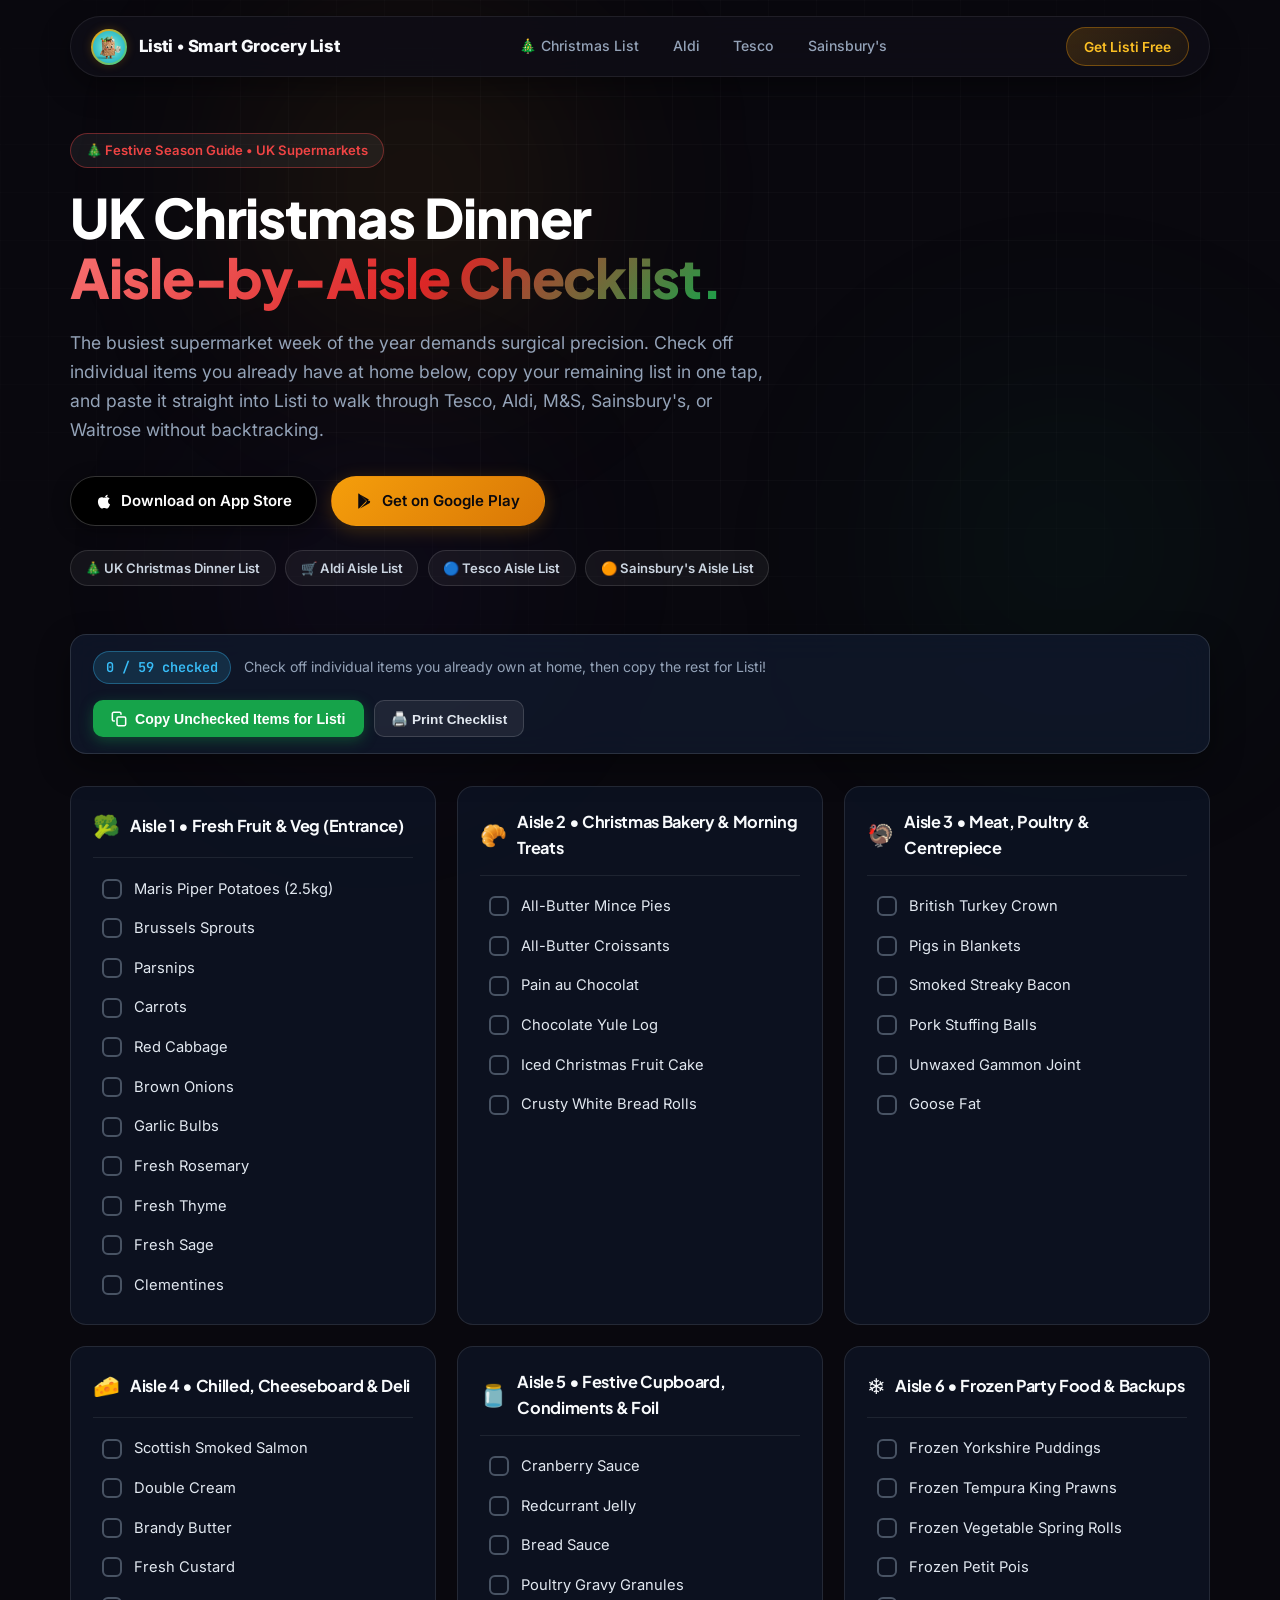
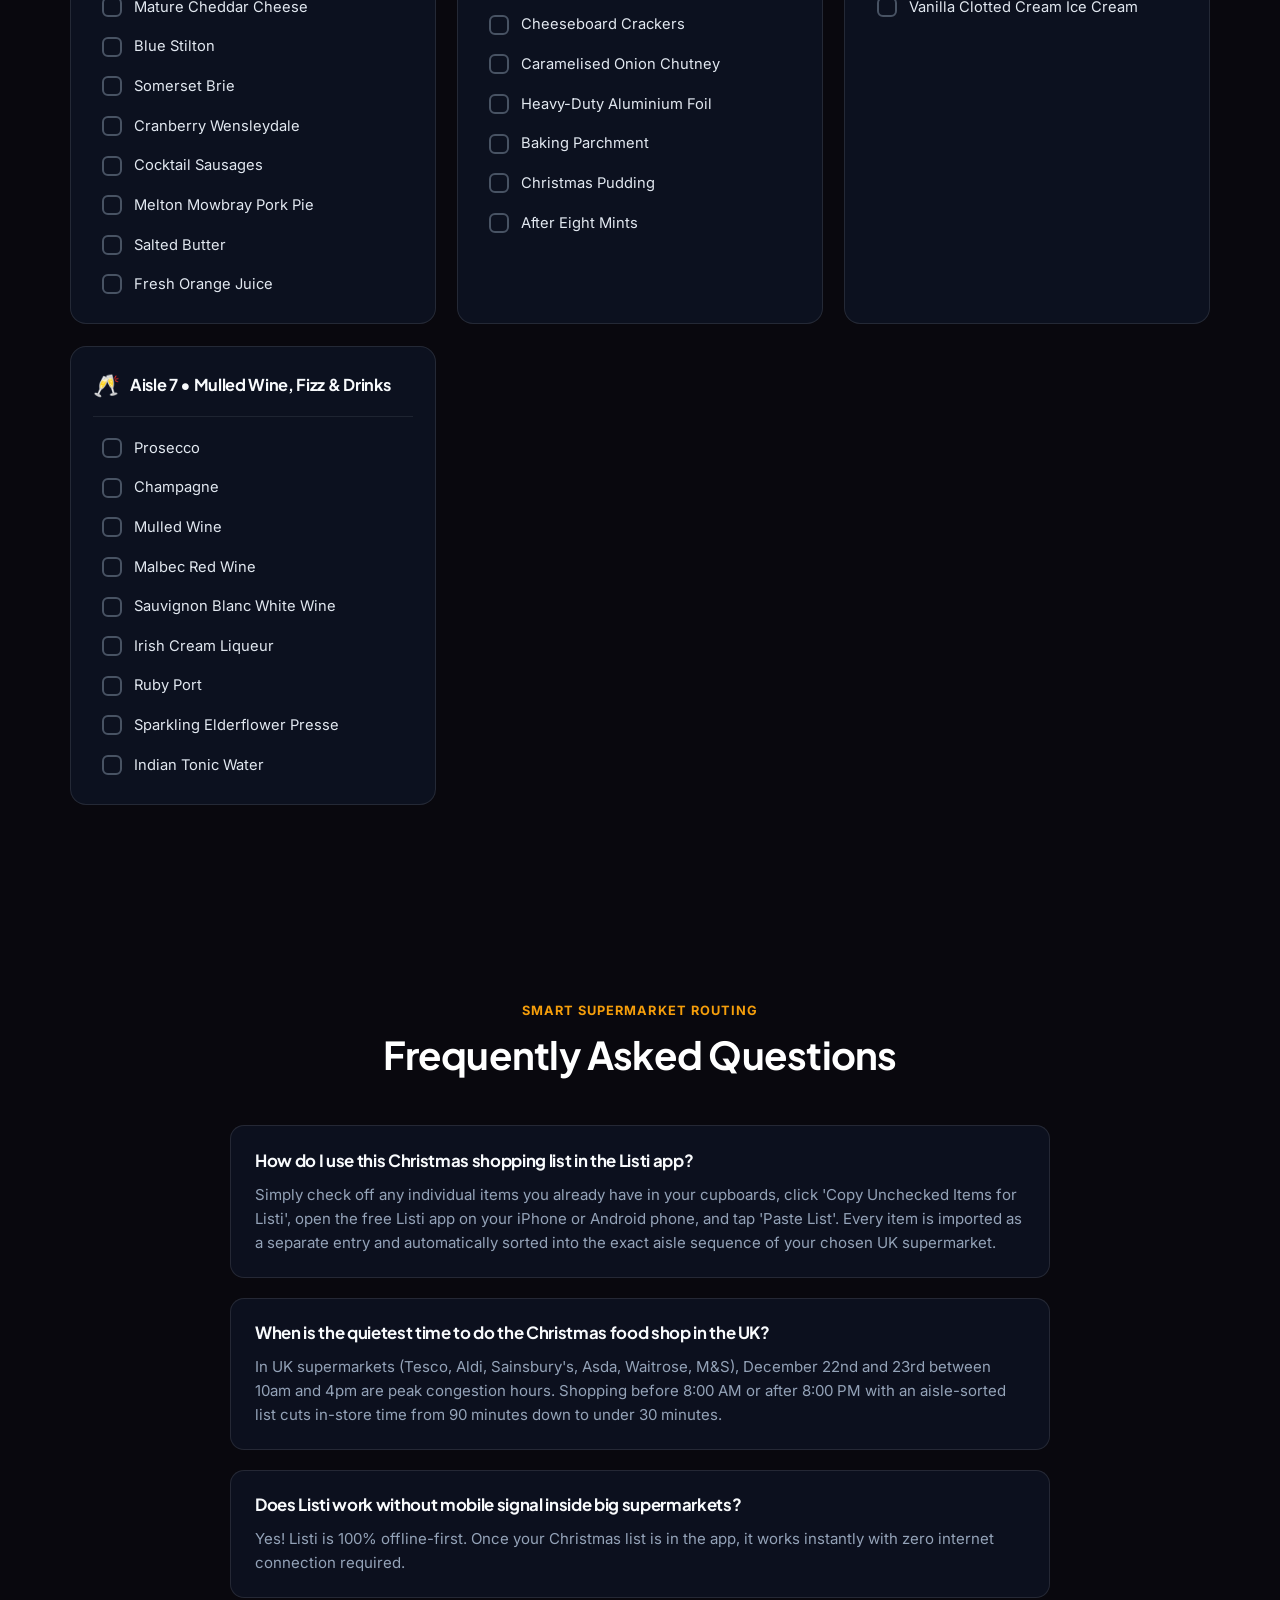
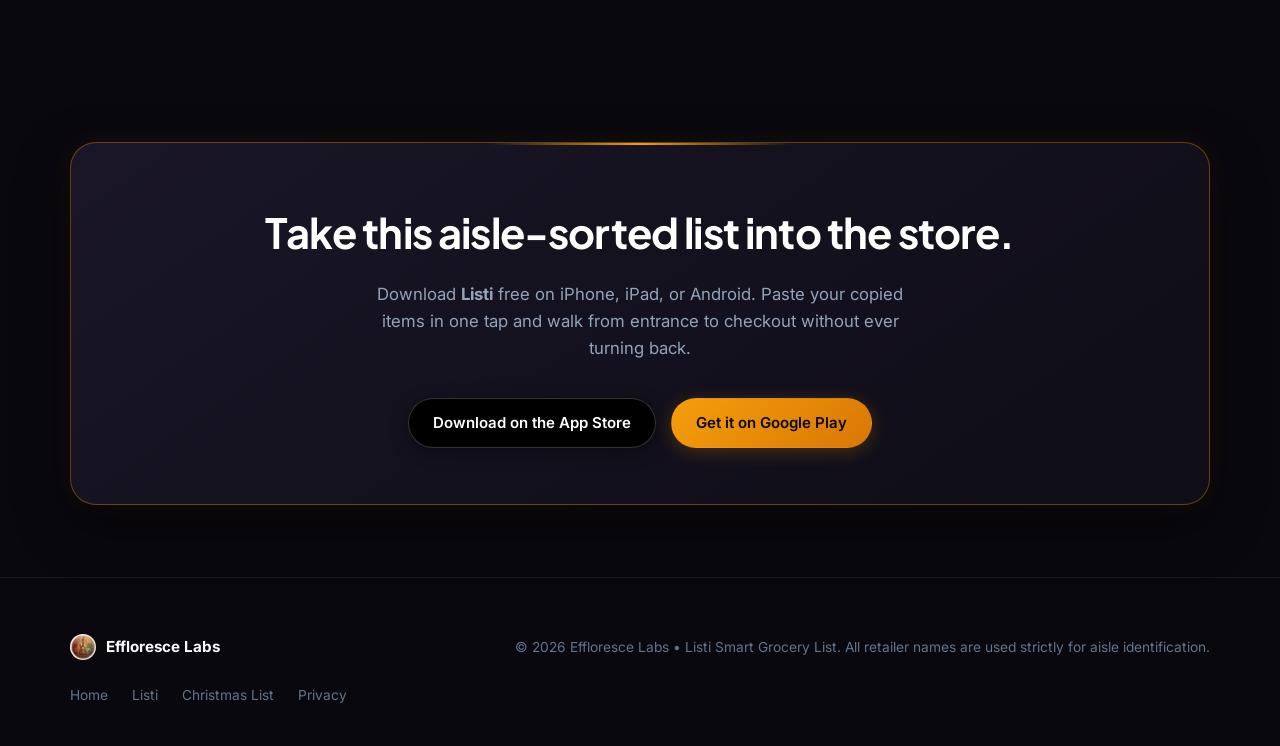
<file: listi/christmas-shopping-list/index.html>
<!doctype html>
<html lang="en-GB">
<head>
  <meta charset="UTF-8" />
  <meta name="viewport" content="width=device-width, initial-scale=1.0" />
  <meta name="description" content="Free interactive & printable UK Christmas dinner shopping list automatically organized by supermarket aisle for Tesco, Aldi, Sainsbury's, M&S, Asda & Waitrose. Never forget the cranberry sauce or foil again!" />
  <meta name="theme-color" content="#dc2626" />
  <link rel="canonical" href="https://efflorescelabs.com/listi/christmas-shopping-list/" />
  <title>Ultimate UK Christmas Dinner Shopping List (Sorted by Supermarket Aisle) • Listi</title>

  <!-- Open Graph / Social / Pinterest Discovery -->
  <meta property="og:type" content="article" />
  <meta property="og:title" content="Ultimate UK Christmas Dinner Shopping List (Sorted by Supermarket Aisle) • Listi" />
  <meta property="og:description" content="Free interactive & printable UK Christmas dinner shopping list automatically organized by supermarket aisle for Tesco, Aldi, Sainsbury's, M&S, Asda & Waitrose. Never forget the cranberry sauce or foil again!" />
  <meta property="og:url" content="https://efflorescelabs.com/listi/christmas-shopping-list/" />
  <meta property="og:image" content="https://efflorescelabs.com/assets/listi-icon.png" />

  <link rel="preconnect" href="https://fonts.googleapis.com" />
  <link rel="preconnect" href="https://fonts.gstatic.com" crossorigin />
  <link href="https://fonts.googleapis.com/css2?family=Inter:wght@400;500;600;700&family=JetBrains+Mono:wght@500;600&family=Plus+Jakarta+Sans:wght@600;700;800&display=swap" rel="stylesheet" />

  <link rel="stylesheet" href="/styles.css?v=20261106a" />
  <link rel="icon" type="image/png" href="/assets/listi-icon.png" />

  <script type="application/ld+json">
{
  "@context": "https://schema.org",
  "@type": "ItemList",
  "name": "Ultimate UK Christmas Dinner Shopping List (Sorted by Supermarket Aisle) \u2022 Listi",
  "description": "Free interactive & printable UK Christmas dinner shopping list automatically organized by supermarket aisle for Tesco, Aldi, Sainsbury's, M&S, Asda & Waitrose. Never forget the cranberry sauce or foil again!",
  "itemListOrder": "https://schema.org/ItemListOrderAscending",
  "numberOfItems": 59,
  "itemListElement": [
    {
      "@type": "ListItem",
      "position": 1,
      "name": "Maris Piper Potatoes (2.5kg)"
    },
    {
      "@type": "ListItem",
      "position": 2,
      "name": "Brussels Sprouts"
    },
    {
      "@type": "ListItem",
      "position": 3,
      "name": "Parsnips"
    },
    {
      "@type": "ListItem",
      "position": 4,
      "name": "Carrots"
    },
    {
      "@type": "ListItem",
      "position": 5,
      "name": "Red Cabbage"
    },
    {
      "@type": "ListItem",
      "position": 6,
      "name": "Brown Onions"
    },
    {
      "@type": "ListItem",
      "position": 7,
      "name": "Garlic Bulbs"
    },
    {
      "@type": "ListItem",
      "position": 8,
      "name": "Fresh Rosemary"
    },
    {
      "@type": "ListItem",
      "position": 9,
      "name": "Fresh Thyme"
    },
    {
      "@type": "ListItem",
      "position": 10,
      "name": "Fresh Sage"
    },
    {
      "@type": "ListItem",
      "position": 11,
      "name": "Clementines"
    },
    {
      "@type": "ListItem",
      "position": 12,
      "name": "All-Butter Mince Pies"
    },
    {
      "@type": "ListItem",
      "position": 13,
      "name": "All-Butter Croissants"
    },
    {
      "@type": "ListItem",
      "position": 14,
      "name": "Pain au Chocolat"
    },
    {
      "@type": "ListItem",
      "position": 15,
      "name": "Chocolate Yule Log"
    },
    {
      "@type": "ListItem",
      "position": 16,
      "name": "Iced Christmas Fruit Cake"
    },
    {
      "@type": "ListItem",
      "position": 17,
      "name": "Crusty White Bread Rolls"
    },
    {
      "@type": "ListItem",
      "position": 18,
      "name": "British Turkey Crown"
    },
    {
      "@type": "ListItem",
      "position": 19,
      "name": "Pigs in Blankets"
    },
    {
      "@type": "ListItem",
      "position": 20,
      "name": "Smoked Streaky Bacon"
    },
    {
      "@type": "ListItem",
      "position": 21,
      "name": "Pork Stuffing Balls"
    },
    {
      "@type": "ListItem",
      "position": 22,
      "name": "Unwaxed Gammon Joint"
    },
    {
      "@type": "ListItem",
      "position": 23,
      "name": "Goose Fat"
    },
    {
      "@type": "ListItem",
      "position": 24,
      "name": "Scottish Smoked Salmon"
    },
    {
      "@type": "ListItem",
      "position": 25,
      "name": "Double Cream"
    },
    {
      "@type": "ListItem",
      "position": 26,
      "name": "Brandy Butter"
    },
    {
      "@type": "ListItem",
      "position": 27,
      "name": "Fresh Custard"
    },
    {
      "@type": "ListItem",
      "position": 28,
      "name": "Mature Cheddar Cheese"
    },
    {
      "@type": "ListItem",
      "position": 29,
      "name": "Blue Stilton"
    },
    {
      "@type": "ListItem",
      "position": 30,
      "name": "Somerset Brie"
    },
    {
      "@type": "ListItem",
      "position": 31,
      "name": "Cranberry Wensleydale"
    },
    {
      "@type": "ListItem",
      "position": 32,
      "name": "Cocktail Sausages"
    },
    {
      "@type": "ListItem",
      "position": 33,
      "name": "Melton Mowbray Pork Pie"
    },
    {
      "@type": "ListItem",
      "position": 34,
      "name": "Salted Butter"
    },
    {
      "@type": "ListItem",
      "position": 35,
      "name": "Fresh Orange Juice"
    },
    {
      "@type": "ListItem",
      "position": 36,
      "name": "Cranberry Sauce"
    },
    {
      "@type": "ListItem",
      "position": 37,
      "name": "Redcurrant Jelly"
    },
    {
      "@type": "ListItem",
      "position": 38,
      "name": "Bread Sauce"
    },
    {
      "@type": "ListItem",
      "position": 39,
      "name": "Poultry Gravy Granules"
    },
    {
      "@type": "ListItem",
      "position": 40,
      "name": "Cheeseboard Crackers"
    },
    {
      "@type": "ListItem",
      "position": 41,
      "name": "Caramelised Onion Chutney"
    },
    {
      "@type": "ListItem",
      "position": 42,
      "name": "Heavy-Duty Aluminium Foil"
    },
    {
      "@type": "ListItem",
      "position": 43,
      "name": "Baking Parchment"
    },
    {
      "@type": "ListItem",
      "position": 44,
      "name": "Christmas Pudding"
    },
    {
      "@type": "ListItem",
      "position": 45,
      "name": "After Eight Mints"
    },
    {
      "@type": "ListItem",
      "position": 46,
      "name": "Frozen Yorkshire Puddings"
    },
    {
      "@type": "ListItem",
      "position": 47,
      "name": "Frozen Tempura King Prawns"
    },
    {
      "@type": "ListItem",
      "position": 48,
      "name": "Frozen Vegetable Spring Rolls"
    },
    {
      "@type": "ListItem",
      "position": 49,
      "name": "Frozen Petit Pois"
    },
    {
      "@type": "ListItem",
      "position": 50,
      "name": "Vanilla Clotted Cream Ice Cream"
    },
    {
      "@type": "ListItem",
      "position": 51,
      "name": "Prosecco"
    },
    {
      "@type": "ListItem",
      "position": 52,
      "name": "Champagne"
    },
    {
      "@type": "ListItem",
      "position": 53,
      "name": "Mulled Wine"
    },
    {
      "@type": "ListItem",
      "position": 54,
      "name": "Malbec Red Wine"
    },
    {
      "@type": "ListItem",
      "position": 55,
      "name": "Sauvignon Blanc White Wine"
    },
    {
      "@type": "ListItem",
      "position": 56,
      "name": "Irish Cream Liqueur"
    },
    {
      "@type": "ListItem",
      "position": 57,
      "name": "Ruby Port"
    },
    {
      "@type": "ListItem",
      "position": 58,
      "name": "Sparkling Elderflower Presse"
    },
    {
      "@type": "ListItem",
      "position": 59,
      "name": "Indian Tonic Water"
    }
  ]
}
  </script>
  <script type="application/ld+json">
{
  "@context": "https://schema.org",
  "@type": "FAQPage",
  "mainEntity": [
    {
      "@type": "Question",
      "name": "How do I use this Christmas shopping list in the Listi app?",
      "acceptedAnswer": {
        "@type": "Answer",
        "text": "Simply check off any individual items you already have in your cupboards, click 'Copy Unchecked Items for Listi', open the free Listi app on your iPhone or Android phone, and tap 'Paste List'. Every item is imported as a separate entry and automatically sorted into the exact aisle sequence of your chosen UK supermarket."
      }
    },
    {
      "@type": "Question",
      "name": "When is the quietest time to do the Christmas food shop in the UK?",
      "acceptedAnswer": {
        "@type": "Answer",
        "text": "In UK supermarkets (Tesco, Aldi, Sainsbury's, Asda, Waitrose, M&S), December 22nd and 23rd between 10am and 4pm are peak congestion hours. Shopping before 8:00 AM or after 8:00 PM with an aisle-sorted list cuts in-store time from 90 minutes down to under 30 minutes."
      }
    },
    {
      "@type": "Question",
      "name": "Does Listi work without mobile signal inside big supermarkets?",
      "acceptedAnswer": {
        "@type": "Answer",
        "text": "Yes! Listi is 100% offline-first. Once your Christmas list is in the app, it works instantly with zero internet connection required."
      }
    }
  ]
}
  </script>

  <style>
    .guide-badge {
      display: inline-flex;
      align-items: center;
      gap: 0.55rem;
      padding: 0.38rem 0.95rem;
      border-radius: 999px;
      background: rgba(255, 255, 255, 0.06);
      border: 1px solid #ef444466;
      color: #ef4444;
      font-size: 0.82rem;
      font-weight: 600;
      margin-bottom: 1.25rem;
    }
    .text-guide-gradient {
      background: linear-gradient(135deg, #f87171 0%, #dc2626 55%, #16a34a 100%);
      -webkit-background-clip: text;
      -webkit-text-fill-color: transparent;
    }
    .interactive-toolbar {
      position: sticky;
      top: 76px;
      z-index: 40;
      display: flex;
      flex-wrap: wrap;
      align-items: center;
      justify-content: space-between;
      gap: 1rem;
      padding: 1rem 1.35rem;
      margin-bottom: 2rem;
      border-radius: 16px;
      background: rgba(15, 23, 42, 0.88);
      backdrop-filter: blur(16px);
      border: 1px solid rgba(255, 255, 255, 0.12);
      box-shadow: 0 12px 32px rgba(0, 0, 0, 0.4);
    }
    .toolbar-progress {
      display: flex;
      align-items: center;
      gap: 0.85rem;
    }
    .progress-pill {
      font-family: 'JetBrains Mono', monospace;
      font-size: 0.85rem;
      font-weight: 600;
      padding: 0.3rem 0.75rem;
      border-radius: 999px;
      background: rgba(56, 189, 248, 0.15);
      color: #38bdf8;
      border: 1px solid rgba(56, 189, 248, 0.35);
    }
    .toolbar-actions {
      display: flex;
      flex-wrap: wrap;
      gap: 0.65rem;
    }
    .btn-copy-list {
      display: inline-flex;
      align-items: center;
      gap: 0.5rem;
      padding: 0.6rem 1.15rem;
      border-radius: 10px;
      font-size: 0.88rem;
      font-weight: 600;
      background: #16a34a;
      color: #ffffff;
      border: none;
      cursor: pointer;
      transition: all 0.2s ease;
      box-shadow: 0 4px 14px rgba(22, 163, 74, 0.35);
    }
    .btn-copy-list:hover {
      background: #15803d;
      transform: translateY(-1px);
    }
    .btn-print {
      display: inline-flex;
      align-items: center;
      gap: 0.45rem;
      padding: 0.6rem 1rem;
      border-radius: 10px;
      font-size: 0.85rem;
      font-weight: 600;
      background: rgba(255, 255, 255, 0.07);
      color: #e2e8f0;
      border: 1px solid rgba(255, 255, 255, 0.15);
      cursor: pointer;
    }
    .aisles-grid {
      display: grid;
      grid-template-columns: repeat(auto-fill, minmax(340px, 1fr));
      gap: 1.35rem;
      margin-bottom: 3rem;
    }
    .aisle-card {
      background: rgba(15, 23, 42, 0.65);
      border: 1px solid rgba(255, 255, 255, 0.1);
      border-radius: 16px;
      padding: 1.35rem;
      transition: border-color 0.2s ease;
    }
    .aisle-card:hover {
      border-color: rgba(56, 189, 248, 0.35);
    }
    .aisle-card-header {
      display: flex;
      align-items: center;
      gap: 0.65rem;
      padding-bottom: 0.85rem;
      margin-bottom: 0.85rem;
      border-bottom: 1px solid rgba(255, 255, 255, 0.08);
    }
    .aisle-emoji {
      font-size: 1.35rem;
    }
    .aisle-card-header h3 {
      font-size: 1.02rem;
      font-weight: 700;
      color: #f8fafc;
      margin: 0;
    }
    .aisle-items {
      display: flex;
      flex-direction: column;
      gap: 0.35rem;
    }
    .checklist-row {
      display: flex;
      align-items: center;
      gap: 0.75rem;
      padding: 0.42rem 0.6rem;
      border-radius: 8px;
      cursor: pointer;
      user-select: none;
      transition: background 0.15s ease;
    }
    .checklist-row:hover {
      background: rgba(255, 255, 255, 0.04);
    }
    .checklist-cb {
      display: none;
    }
    .custom-cb {
      width: 20px;
      height: 20px;
      border-radius: 6px;
      border: 2px solid rgba(148, 163, 184, 0.45);
      display: inline-flex;
      align-items: center;
      justify-content: center;
      color: transparent;
      flex-shrink: 0;
      transition: all 0.15s ease;
    }
    .checklist-cb:checked + .custom-cb {
      background: #16a34a;
      border-color: #16a34a;
      color: #ffffff;
    }
    .checklist-cb:checked ~ .checklist-label {
      text-decoration: line-through;
      color: #64748b;
    }
    .checklist-label {
      font-size: 0.92rem;
      color: #e2e8f0;
      line-height: 1.4;
    }
    .faq-grid {
      display: grid;
      gap: 1.25rem;
      max-width: 820px;
      margin: 0 auto;
    }
    .faq-item {
      background: rgba(15, 23, 42, 0.6);
      border: 1px solid rgba(255, 255, 255, 0.1);
      border-radius: 14px;
      padding: 1.35rem 1.5rem;
    }
    .faq-item h4 {
      font-size: 1.05rem;
      color: #f8fafc;
      margin: 0 0 0.5rem 0;
    }
    .faq-item p {
      font-size: 0.94rem;
      color: #94a3b8;
      margin: 0;
      line-height: 1.6;
    }
    .guide-nav-pills {
      display: flex;
      flex-wrap: wrap;
      gap: 0.6rem;
      margin-top: 1.5rem;
    }
    .guide-nav-pill {
      padding: 0.4rem 0.9rem;
      border-radius: 999px;
      font-size: 0.82rem;
      font-weight: 600;
      background: rgba(255, 255, 255, 0.05);
      border: 1px solid rgba(255, 255, 255, 0.12);
      color: #cbd5e1;
      text-decoration: none;
      transition: all 0.15s ease;
    }
    .guide-nav-pill:hover {
      border-color: #38bdf8;
      color: #ffffff;
    }
    @media print {
      .site-header, .site-footer, .interactive-toolbar, .cta-row, .guide-nav-pills {
        display: none !important;
      }
      body {
        background: #ffffff !important;
        color: #000000 !important;
      }
      .aisle-card {
        border: 1px solid #cccccc !important;
        break-inside: avoid;
      }
      .checklist-label, .aisle-card-header h3 {
        color: #000000 !important;
      }
    }
  </style>
</head>
<body>
  <div class="bg-ambient" aria-hidden="true">
    <div class="glow-orb glow-1"></div>
    <div class="glow-orb glow-2"></div>
    <div class="glow-orb glow-3"></div>
    <div class="grid-overlay"></div>
  </div>

  <header class="site-header">
    <div class="container">
      <div class="nav-wrap">
        <a class="brand" href="/listi/" aria-label="Listi Home">
          <div class="brand-logo-wrap">
            <img src="/assets/listi-icon.png" alt="Listi Logo" class="brand-logo" width="32" height="32" />
          </div>
          <span>Listi • Smart Grocery List</span>
        </a>
        <nav class="nav-links" aria-label="Supermarket Guides">
          <a class="nav-link" href="/listi/christmas-shopping-list/">🎄 Christmas List</a>
          <a class="nav-link" href="/listi/aldi-shopping-list/">Aldi</a>
          <a class="nav-link" href="/listi/tesco-shopping-list/">Tesco</a>
          <a class="nav-link" href="/listi/sainsburys-shopping-list/">Sainsbury's</a>
        </nav>
        <a class="nav-cta" href="https://apps.apple.com/app/id6828776625" target="_blank" rel="noopener noreferrer">Get Listi Free</a>
      </div>
    </div>
  </header>

  <main>
    <section class="hero" style="padding-bottom: 2rem;">
      <div class="container">
        <div style="max-width: 820px;">
          <div class="guide-badge">
            <span>🎄 Festive Season Guide • UK Supermarkets</span>
          </div>

          <h1 class="hero-title" style="font-size: clamp(2.1rem, 4.5vw, 3.4rem);">
            UK Christmas Dinner<br />
            <span class="text-guide-gradient">Aisle-by-Aisle Checklist.</span>
          </h1>

          <p class="hero-lead" style="max-width: 700px;">
            The busiest supermarket week of the year demands surgical precision. Check off individual items you already have at home below, copy your remaining list in one tap, and paste it straight into Listi to walk through Tesco, Aldi, M&S, Sainsbury's, or Waitrose without backtracking.
          </p>

          <div class="cta-row" style="flex-wrap: wrap; margin-bottom: 1.25rem;">
            <a class="btn btn-apple" href="https://apps.apple.com/app/id6828776625" target="_blank" rel="noopener noreferrer">
              <svg width="18" height="18" viewBox="0 0 24 24" fill="currentColor" aria-hidden="true"><path d="M18.71 19.5c-.83 1.24-1.71 2.45-3.05 2.47-1.34.03-1.77-.79-3.29-.79-1.53 0-2 .77-3.27.82-1.31.05-2.3-1.32-3.14-2.53C4.25 17 2.94 12.45 4.7 9.39c.87-1.52 2.43-2.48 4.12-2.51 1.28-.02 2.5.87 3.29.87.78 0 2.26-1.07 3.81-.91.65.03 2.47.26 3.64 1.98-.09.06-2.17 1.28-2.15 3.81.03 3.02 2.65 4.03 2.68 4.04-.03.07-.42 1.44-1.38 2.83M15.97 6.37c.62-.75 1.04-1.8 0.92-2.85-.9.04-2 .6-2.65 1.35-.58.66-1.09 1.73-.95 2.76 1 .08 2.06-.51 2.68-1.26z"/></svg>
              <span>Download on App Store</span>
            </a>
            <a class="btn btn-primary" href="https://play.google.com/store/apps/details?id=com.efflorescelabs.listi" target="_blank" rel="noopener noreferrer">
              <svg width="18" height="18" viewBox="0 0 24 24" fill="currentColor" aria-hidden="true"><path d="M3.609 1.814L13.793 12 3.61 22.186a2.37 2.37 0 0 1-.61-.955V2.77c.14-.367.35-.694.61-.956zm11.24 11.242l2.316 2.315-11.83 6.76 9.514-9.075zm2.983-1.706c.642.368 1.05 1.05 1.05 1.804s-.408 1.436-1.05 1.804l-2.023 1.156-2.525-2.525 2.525-2.525 2.023 1.156zM5.335 3.185l11.83 6.76-2.316 2.316L5.335 3.185z"/></svg>
              <span>Get on Google Play</span>
            </a>
          </div>

          <div class="guide-nav-pills">
            <a class="guide-nav-pill" href="/listi/christmas-shopping-list/">🎄 UK Christmas Dinner List</a>
            <a class="guide-nav-pill" href="/listi/aldi-shopping-list/">🛒 Aldi Aisle List</a>
            <a class="guide-nav-pill" href="/listi/tesco-shopping-list/">🔵 Tesco Aisle List</a>
            <a class="guide-nav-pill" href="/listi/sainsburys-shopping-list/">🟠 Sainsbury's Aisle List</a>
          </div>
        </div>
      </div>
    </section>

    <!-- Interactive Checklist Section -->
    <section class="section" style="padding-top: 1rem;">
      <div class="container">
        <div class="interactive-toolbar">
          <div class="toolbar-progress">
            <span class="progress-pill" id="progress-counter">0 / 59 checked</span>
            <span style="font-size: 0.88rem; color: #94a3b8;">Check off individual items you already own at home, then copy the rest for Listi!</span>
          </div>
          <div class="toolbar-actions">
            <button type="button" class="btn-copy-list" id="copy-btn" onclick="copyForListi()">
              <svg width="16" height="16" viewBox="0 0 24 24" fill="none" stroke="currentColor" stroke-width="2.3" stroke-linecap="round" stroke-linejoin="round"><rect x="9" y="9" width="13" height="13" rx="2" ry="2"></rect><path d="M5 15H4a2 2 0 0 1-2-2V4a2 2 0 0 1 2-2h9a2 2 0 0 1 2 2v1"></path></svg>
              <span id="copy-btn-text">Copy Unchecked Items for Listi</span>
            </button>
            <button type="button" class="btn-print" onclick="window.print()">
              🖨️ Print Checklist
            </button>
          </div>
        </div>

        <div class="aisles-grid">
          
          <div class="aisle-card">
            <div class="aisle-card-header">
              <span class="aisle-emoji">🥦</span>
              <h3>Aisle 1 • Fresh Fruit & Veg (Entrance)</h3>
            </div>
            <div class="aisle-items">
              
              <label class="checklist-row" for="item-1">
                <input type="checkbox" id="item-1" class="checklist-cb" data-item="Maris Piper Potatoes (2.5kg)" onchange="updateChecklistProgress()" />
                <span class="custom-cb">
                  <svg width="13" height="13" viewBox="0 0 24 24" fill="none" stroke="currentColor" stroke-width="3" stroke-linecap="round" stroke-linejoin="round"><polyline points="20 6 9 17 4 12"></polyline></svg>
                </span>
                <span class="checklist-label">Maris Piper Potatoes (2.5kg)</span>
              </label>
              <label class="checklist-row" for="item-2">
                <input type="checkbox" id="item-2" class="checklist-cb" data-item="Brussels Sprouts" onchange="updateChecklistProgress()" />
                <span class="custom-cb">
                  <svg width="13" height="13" viewBox="0 0 24 24" fill="none" stroke="currentColor" stroke-width="3" stroke-linecap="round" stroke-linejoin="round"><polyline points="20 6 9 17 4 12"></polyline></svg>
                </span>
                <span class="checklist-label">Brussels Sprouts</span>
              </label>
              <label class="checklist-row" for="item-3">
                <input type="checkbox" id="item-3" class="checklist-cb" data-item="Parsnips" onchange="updateChecklistProgress()" />
                <span class="custom-cb">
                  <svg width="13" height="13" viewBox="0 0 24 24" fill="none" stroke="currentColor" stroke-width="3" stroke-linecap="round" stroke-linejoin="round"><polyline points="20 6 9 17 4 12"></polyline></svg>
                </span>
                <span class="checklist-label">Parsnips</span>
              </label>
              <label class="checklist-row" for="item-4">
                <input type="checkbox" id="item-4" class="checklist-cb" data-item="Carrots" onchange="updateChecklistProgress()" />
                <span class="custom-cb">
                  <svg width="13" height="13" viewBox="0 0 24 24" fill="none" stroke="currentColor" stroke-width="3" stroke-linecap="round" stroke-linejoin="round"><polyline points="20 6 9 17 4 12"></polyline></svg>
                </span>
                <span class="checklist-label">Carrots</span>
              </label>
              <label class="checklist-row" for="item-5">
                <input type="checkbox" id="item-5" class="checklist-cb" data-item="Red Cabbage" onchange="updateChecklistProgress()" />
                <span class="custom-cb">
                  <svg width="13" height="13" viewBox="0 0 24 24" fill="none" stroke="currentColor" stroke-width="3" stroke-linecap="round" stroke-linejoin="round"><polyline points="20 6 9 17 4 12"></polyline></svg>
                </span>
                <span class="checklist-label">Red Cabbage</span>
              </label>
              <label class="checklist-row" for="item-6">
                <input type="checkbox" id="item-6" class="checklist-cb" data-item="Brown Onions" onchange="updateChecklistProgress()" />
                <span class="custom-cb">
                  <svg width="13" height="13" viewBox="0 0 24 24" fill="none" stroke="currentColor" stroke-width="3" stroke-linecap="round" stroke-linejoin="round"><polyline points="20 6 9 17 4 12"></polyline></svg>
                </span>
                <span class="checklist-label">Brown Onions</span>
              </label>
              <label class="checklist-row" for="item-7">
                <input type="checkbox" id="item-7" class="checklist-cb" data-item="Garlic Bulbs" onchange="updateChecklistProgress()" />
                <span class="custom-cb">
                  <svg width="13" height="13" viewBox="0 0 24 24" fill="none" stroke="currentColor" stroke-width="3" stroke-linecap="round" stroke-linejoin="round"><polyline points="20 6 9 17 4 12"></polyline></svg>
                </span>
                <span class="checklist-label">Garlic Bulbs</span>
              </label>
              <label class="checklist-row" for="item-8">
                <input type="checkbox" id="item-8" class="checklist-cb" data-item="Fresh Rosemary" onchange="updateChecklistProgress()" />
                <span class="custom-cb">
                  <svg width="13" height="13" viewBox="0 0 24 24" fill="none" stroke="currentColor" stroke-width="3" stroke-linecap="round" stroke-linejoin="round"><polyline points="20 6 9 17 4 12"></polyline></svg>
                </span>
                <span class="checklist-label">Fresh Rosemary</span>
              </label>
              <label class="checklist-row" for="item-9">
                <input type="checkbox" id="item-9" class="checklist-cb" data-item="Fresh Thyme" onchange="updateChecklistProgress()" />
                <span class="custom-cb">
                  <svg width="13" height="13" viewBox="0 0 24 24" fill="none" stroke="currentColor" stroke-width="3" stroke-linecap="round" stroke-linejoin="round"><polyline points="20 6 9 17 4 12"></polyline></svg>
                </span>
                <span class="checklist-label">Fresh Thyme</span>
              </label>
              <label class="checklist-row" for="item-10">
                <input type="checkbox" id="item-10" class="checklist-cb" data-item="Fresh Sage" onchange="updateChecklistProgress()" />
                <span class="custom-cb">
                  <svg width="13" height="13" viewBox="0 0 24 24" fill="none" stroke="currentColor" stroke-width="3" stroke-linecap="round" stroke-linejoin="round"><polyline points="20 6 9 17 4 12"></polyline></svg>
                </span>
                <span class="checklist-label">Fresh Sage</span>
              </label>
              <label class="checklist-row" for="item-11">
                <input type="checkbox" id="item-11" class="checklist-cb" data-item="Clementines" onchange="updateChecklistProgress()" />
                <span class="custom-cb">
                  <svg width="13" height="13" viewBox="0 0 24 24" fill="none" stroke="currentColor" stroke-width="3" stroke-linecap="round" stroke-linejoin="round"><polyline points="20 6 9 17 4 12"></polyline></svg>
                </span>
                <span class="checklist-label">Clementines</span>
              </label>
            </div>
          </div>
          <div class="aisle-card">
            <div class="aisle-card-header">
              <span class="aisle-emoji">🥐</span>
              <h3>Aisle 2 • Christmas Bakery & Morning Treats</h3>
            </div>
            <div class="aisle-items">
              
              <label class="checklist-row" for="item-12">
                <input type="checkbox" id="item-12" class="checklist-cb" data-item="All-Butter Mince Pies" onchange="updateChecklistProgress()" />
                <span class="custom-cb">
                  <svg width="13" height="13" viewBox="0 0 24 24" fill="none" stroke="currentColor" stroke-width="3" stroke-linecap="round" stroke-linejoin="round"><polyline points="20 6 9 17 4 12"></polyline></svg>
                </span>
                <span class="checklist-label">All-Butter Mince Pies</span>
              </label>
              <label class="checklist-row" for="item-13">
                <input type="checkbox" id="item-13" class="checklist-cb" data-item="All-Butter Croissants" onchange="updateChecklistProgress()" />
                <span class="custom-cb">
                  <svg width="13" height="13" viewBox="0 0 24 24" fill="none" stroke="currentColor" stroke-width="3" stroke-linecap="round" stroke-linejoin="round"><polyline points="20 6 9 17 4 12"></polyline></svg>
                </span>
                <span class="checklist-label">All-Butter Croissants</span>
              </label>
              <label class="checklist-row" for="item-14">
                <input type="checkbox" id="item-14" class="checklist-cb" data-item="Pain au Chocolat" onchange="updateChecklistProgress()" />
                <span class="custom-cb">
                  <svg width="13" height="13" viewBox="0 0 24 24" fill="none" stroke="currentColor" stroke-width="3" stroke-linecap="round" stroke-linejoin="round"><polyline points="20 6 9 17 4 12"></polyline></svg>
                </span>
                <span class="checklist-label">Pain au Chocolat</span>
              </label>
              <label class="checklist-row" for="item-15">
                <input type="checkbox" id="item-15" class="checklist-cb" data-item="Chocolate Yule Log" onchange="updateChecklistProgress()" />
                <span class="custom-cb">
                  <svg width="13" height="13" viewBox="0 0 24 24" fill="none" stroke="currentColor" stroke-width="3" stroke-linecap="round" stroke-linejoin="round"><polyline points="20 6 9 17 4 12"></polyline></svg>
                </span>
                <span class="checklist-label">Chocolate Yule Log</span>
              </label>
              <label class="checklist-row" for="item-16">
                <input type="checkbox" id="item-16" class="checklist-cb" data-item="Iced Christmas Fruit Cake" onchange="updateChecklistProgress()" />
                <span class="custom-cb">
                  <svg width="13" height="13" viewBox="0 0 24 24" fill="none" stroke="currentColor" stroke-width="3" stroke-linecap="round" stroke-linejoin="round"><polyline points="20 6 9 17 4 12"></polyline></svg>
                </span>
                <span class="checklist-label">Iced Christmas Fruit Cake</span>
              </label>
              <label class="checklist-row" for="item-17">
                <input type="checkbox" id="item-17" class="checklist-cb" data-item="Crusty White Bread Rolls" onchange="updateChecklistProgress()" />
                <span class="custom-cb">
                  <svg width="13" height="13" viewBox="0 0 24 24" fill="none" stroke="currentColor" stroke-width="3" stroke-linecap="round" stroke-linejoin="round"><polyline points="20 6 9 17 4 12"></polyline></svg>
                </span>
                <span class="checklist-label">Crusty White Bread Rolls</span>
              </label>
            </div>
          </div>
          <div class="aisle-card">
            <div class="aisle-card-header">
              <span class="aisle-emoji">🦃</span>
              <h3>Aisle 3 • Meat, Poultry & Centrepiece</h3>
            </div>
            <div class="aisle-items">
              
              <label class="checklist-row" for="item-18">
                <input type="checkbox" id="item-18" class="checklist-cb" data-item="British Turkey Crown" onchange="updateChecklistProgress()" />
                <span class="custom-cb">
                  <svg width="13" height="13" viewBox="0 0 24 24" fill="none" stroke="currentColor" stroke-width="3" stroke-linecap="round" stroke-linejoin="round"><polyline points="20 6 9 17 4 12"></polyline></svg>
                </span>
                <span class="checklist-label">British Turkey Crown</span>
              </label>
              <label class="checklist-row" for="item-19">
                <input type="checkbox" id="item-19" class="checklist-cb" data-item="Pigs in Blankets" onchange="updateChecklistProgress()" />
                <span class="custom-cb">
                  <svg width="13" height="13" viewBox="0 0 24 24" fill="none" stroke="currentColor" stroke-width="3" stroke-linecap="round" stroke-linejoin="round"><polyline points="20 6 9 17 4 12"></polyline></svg>
                </span>
                <span class="checklist-label">Pigs in Blankets</span>
              </label>
              <label class="checklist-row" for="item-20">
                <input type="checkbox" id="item-20" class="checklist-cb" data-item="Smoked Streaky Bacon" onchange="updateChecklistProgress()" />
                <span class="custom-cb">
                  <svg width="13" height="13" viewBox="0 0 24 24" fill="none" stroke="currentColor" stroke-width="3" stroke-linecap="round" stroke-linejoin="round"><polyline points="20 6 9 17 4 12"></polyline></svg>
                </span>
                <span class="checklist-label">Smoked Streaky Bacon</span>
              </label>
              <label class="checklist-row" for="item-21">
                <input type="checkbox" id="item-21" class="checklist-cb" data-item="Pork Stuffing Balls" onchange="updateChecklistProgress()" />
                <span class="custom-cb">
                  <svg width="13" height="13" viewBox="0 0 24 24" fill="none" stroke="currentColor" stroke-width="3" stroke-linecap="round" stroke-linejoin="round"><polyline points="20 6 9 17 4 12"></polyline></svg>
                </span>
                <span class="checklist-label">Pork Stuffing Balls</span>
              </label>
              <label class="checklist-row" for="item-22">
                <input type="checkbox" id="item-22" class="checklist-cb" data-item="Unwaxed Gammon Joint" onchange="updateChecklistProgress()" />
                <span class="custom-cb">
                  <svg width="13" height="13" viewBox="0 0 24 24" fill="none" stroke="currentColor" stroke-width="3" stroke-linecap="round" stroke-linejoin="round"><polyline points="20 6 9 17 4 12"></polyline></svg>
                </span>
                <span class="checklist-label">Unwaxed Gammon Joint</span>
              </label>
              <label class="checklist-row" for="item-23">
                <input type="checkbox" id="item-23" class="checklist-cb" data-item="Goose Fat" onchange="updateChecklistProgress()" />
                <span class="custom-cb">
                  <svg width="13" height="13" viewBox="0 0 24 24" fill="none" stroke="currentColor" stroke-width="3" stroke-linecap="round" stroke-linejoin="round"><polyline points="20 6 9 17 4 12"></polyline></svg>
                </span>
                <span class="checklist-label">Goose Fat</span>
              </label>
            </div>
          </div>
          <div class="aisle-card">
            <div class="aisle-card-header">
              <span class="aisle-emoji">🧀</span>
              <h3>Aisle 4 • Chilled, Cheeseboard & Deli</h3>
            </div>
            <div class="aisle-items">
              
              <label class="checklist-row" for="item-24">
                <input type="checkbox" id="item-24" class="checklist-cb" data-item="Scottish Smoked Salmon" onchange="updateChecklistProgress()" />
                <span class="custom-cb">
                  <svg width="13" height="13" viewBox="0 0 24 24" fill="none" stroke="currentColor" stroke-width="3" stroke-linecap="round" stroke-linejoin="round"><polyline points="20 6 9 17 4 12"></polyline></svg>
                </span>
                <span class="checklist-label">Scottish Smoked Salmon</span>
              </label>
              <label class="checklist-row" for="item-25">
                <input type="checkbox" id="item-25" class="checklist-cb" data-item="Double Cream" onchange="updateChecklistProgress()" />
                <span class="custom-cb">
                  <svg width="13" height="13" viewBox="0 0 24 24" fill="none" stroke="currentColor" stroke-width="3" stroke-linecap="round" stroke-linejoin="round"><polyline points="20 6 9 17 4 12"></polyline></svg>
                </span>
                <span class="checklist-label">Double Cream</span>
              </label>
              <label class="checklist-row" for="item-26">
                <input type="checkbox" id="item-26" class="checklist-cb" data-item="Brandy Butter" onchange="updateChecklistProgress()" />
                <span class="custom-cb">
                  <svg width="13" height="13" viewBox="0 0 24 24" fill="none" stroke="currentColor" stroke-width="3" stroke-linecap="round" stroke-linejoin="round"><polyline points="20 6 9 17 4 12"></polyline></svg>
                </span>
                <span class="checklist-label">Brandy Butter</span>
              </label>
              <label class="checklist-row" for="item-27">
                <input type="checkbox" id="item-27" class="checklist-cb" data-item="Fresh Custard" onchange="updateChecklistProgress()" />
                <span class="custom-cb">
                  <svg width="13" height="13" viewBox="0 0 24 24" fill="none" stroke="currentColor" stroke-width="3" stroke-linecap="round" stroke-linejoin="round"><polyline points="20 6 9 17 4 12"></polyline></svg>
                </span>
                <span class="checklist-label">Fresh Custard</span>
              </label>
              <label class="checklist-row" for="item-28">
                <input type="checkbox" id="item-28" class="checklist-cb" data-item="Mature Cheddar Cheese" onchange="updateChecklistProgress()" />
                <span class="custom-cb">
                  <svg width="13" height="13" viewBox="0 0 24 24" fill="none" stroke="currentColor" stroke-width="3" stroke-linecap="round" stroke-linejoin="round"><polyline points="20 6 9 17 4 12"></polyline></svg>
                </span>
                <span class="checklist-label">Mature Cheddar Cheese</span>
              </label>
              <label class="checklist-row" for="item-29">
                <input type="checkbox" id="item-29" class="checklist-cb" data-item="Blue Stilton" onchange="updateChecklistProgress()" />
                <span class="custom-cb">
                  <svg width="13" height="13" viewBox="0 0 24 24" fill="none" stroke="currentColor" stroke-width="3" stroke-linecap="round" stroke-linejoin="round"><polyline points="20 6 9 17 4 12"></polyline></svg>
                </span>
                <span class="checklist-label">Blue Stilton</span>
              </label>
              <label class="checklist-row" for="item-30">
                <input type="checkbox" id="item-30" class="checklist-cb" data-item="Somerset Brie" onchange="updateChecklistProgress()" />
                <span class="custom-cb">
                  <svg width="13" height="13" viewBox="0 0 24 24" fill="none" stroke="currentColor" stroke-width="3" stroke-linecap="round" stroke-linejoin="round"><polyline points="20 6 9 17 4 12"></polyline></svg>
                </span>
                <span class="checklist-label">Somerset Brie</span>
              </label>
              <label class="checklist-row" for="item-31">
                <input type="checkbox" id="item-31" class="checklist-cb" data-item="Cranberry Wensleydale" onchange="updateChecklistProgress()" />
                <span class="custom-cb">
                  <svg width="13" height="13" viewBox="0 0 24 24" fill="none" stroke="currentColor" stroke-width="3" stroke-linecap="round" stroke-linejoin="round"><polyline points="20 6 9 17 4 12"></polyline></svg>
                </span>
                <span class="checklist-label">Cranberry Wensleydale</span>
              </label>
              <label class="checklist-row" for="item-32">
                <input type="checkbox" id="item-32" class="checklist-cb" data-item="Cocktail Sausages" onchange="updateChecklistProgress()" />
                <span class="custom-cb">
                  <svg width="13" height="13" viewBox="0 0 24 24" fill="none" stroke="currentColor" stroke-width="3" stroke-linecap="round" stroke-linejoin="round"><polyline points="20 6 9 17 4 12"></polyline></svg>
                </span>
                <span class="checklist-label">Cocktail Sausages</span>
              </label>
              <label class="checklist-row" for="item-33">
                <input type="checkbox" id="item-33" class="checklist-cb" data-item="Melton Mowbray Pork Pie" onchange="updateChecklistProgress()" />
                <span class="custom-cb">
                  <svg width="13" height="13" viewBox="0 0 24 24" fill="none" stroke="currentColor" stroke-width="3" stroke-linecap="round" stroke-linejoin="round"><polyline points="20 6 9 17 4 12"></polyline></svg>
                </span>
                <span class="checklist-label">Melton Mowbray Pork Pie</span>
              </label>
              <label class="checklist-row" for="item-34">
                <input type="checkbox" id="item-34" class="checklist-cb" data-item="Salted Butter" onchange="updateChecklistProgress()" />
                <span class="custom-cb">
                  <svg width="13" height="13" viewBox="0 0 24 24" fill="none" stroke="currentColor" stroke-width="3" stroke-linecap="round" stroke-linejoin="round"><polyline points="20 6 9 17 4 12"></polyline></svg>
                </span>
                <span class="checklist-label">Salted Butter</span>
              </label>
              <label class="checklist-row" for="item-35">
                <input type="checkbox" id="item-35" class="checklist-cb" data-item="Fresh Orange Juice" onchange="updateChecklistProgress()" />
                <span class="custom-cb">
                  <svg width="13" height="13" viewBox="0 0 24 24" fill="none" stroke="currentColor" stroke-width="3" stroke-linecap="round" stroke-linejoin="round"><polyline points="20 6 9 17 4 12"></polyline></svg>
                </span>
                <span class="checklist-label">Fresh Orange Juice</span>
              </label>
            </div>
          </div>
          <div class="aisle-card">
            <div class="aisle-card-header">
              <span class="aisle-emoji">🫙</span>
              <h3>Aisle 5 • Festive Cupboard, Condiments & Foil</h3>
            </div>
            <div class="aisle-items">
              
              <label class="checklist-row" for="item-36">
                <input type="checkbox" id="item-36" class="checklist-cb" data-item="Cranberry Sauce" onchange="updateChecklistProgress()" />
                <span class="custom-cb">
                  <svg width="13" height="13" viewBox="0 0 24 24" fill="none" stroke="currentColor" stroke-width="3" stroke-linecap="round" stroke-linejoin="round"><polyline points="20 6 9 17 4 12"></polyline></svg>
                </span>
                <span class="checklist-label">Cranberry Sauce</span>
              </label>
              <label class="checklist-row" for="item-37">
                <input type="checkbox" id="item-37" class="checklist-cb" data-item="Redcurrant Jelly" onchange="updateChecklistProgress()" />
                <span class="custom-cb">
                  <svg width="13" height="13" viewBox="0 0 24 24" fill="none" stroke="currentColor" stroke-width="3" stroke-linecap="round" stroke-linejoin="round"><polyline points="20 6 9 17 4 12"></polyline></svg>
                </span>
                <span class="checklist-label">Redcurrant Jelly</span>
              </label>
              <label class="checklist-row" for="item-38">
                <input type="checkbox" id="item-38" class="checklist-cb" data-item="Bread Sauce" onchange="updateChecklistProgress()" />
                <span class="custom-cb">
                  <svg width="13" height="13" viewBox="0 0 24 24" fill="none" stroke="currentColor" stroke-width="3" stroke-linecap="round" stroke-linejoin="round"><polyline points="20 6 9 17 4 12"></polyline></svg>
                </span>
                <span class="checklist-label">Bread Sauce</span>
              </label>
              <label class="checklist-row" for="item-39">
                <input type="checkbox" id="item-39" class="checklist-cb" data-item="Poultry Gravy Granules" onchange="updateChecklistProgress()" />
                <span class="custom-cb">
                  <svg width="13" height="13" viewBox="0 0 24 24" fill="none" stroke="currentColor" stroke-width="3" stroke-linecap="round" stroke-linejoin="round"><polyline points="20 6 9 17 4 12"></polyline></svg>
                </span>
                <span class="checklist-label">Poultry Gravy Granules</span>
              </label>
              <label class="checklist-row" for="item-40">
                <input type="checkbox" id="item-40" class="checklist-cb" data-item="Cheeseboard Crackers" onchange="updateChecklistProgress()" />
                <span class="custom-cb">
                  <svg width="13" height="13" viewBox="0 0 24 24" fill="none" stroke="currentColor" stroke-width="3" stroke-linecap="round" stroke-linejoin="round"><polyline points="20 6 9 17 4 12"></polyline></svg>
                </span>
                <span class="checklist-label">Cheeseboard Crackers</span>
              </label>
              <label class="checklist-row" for="item-41">
                <input type="checkbox" id="item-41" class="checklist-cb" data-item="Caramelised Onion Chutney" onchange="updateChecklistProgress()" />
                <span class="custom-cb">
                  <svg width="13" height="13" viewBox="0 0 24 24" fill="none" stroke="currentColor" stroke-width="3" stroke-linecap="round" stroke-linejoin="round"><polyline points="20 6 9 17 4 12"></polyline></svg>
                </span>
                <span class="checklist-label">Caramelised Onion Chutney</span>
              </label>
              <label class="checklist-row" for="item-42">
                <input type="checkbox" id="item-42" class="checklist-cb" data-item="Heavy-Duty Aluminium Foil" onchange="updateChecklistProgress()" />
                <span class="custom-cb">
                  <svg width="13" height="13" viewBox="0 0 24 24" fill="none" stroke="currentColor" stroke-width="3" stroke-linecap="round" stroke-linejoin="round"><polyline points="20 6 9 17 4 12"></polyline></svg>
                </span>
                <span class="checklist-label">Heavy-Duty Aluminium Foil</span>
              </label>
              <label class="checklist-row" for="item-43">
                <input type="checkbox" id="item-43" class="checklist-cb" data-item="Baking Parchment" onchange="updateChecklistProgress()" />
                <span class="custom-cb">
                  <svg width="13" height="13" viewBox="0 0 24 24" fill="none" stroke="currentColor" stroke-width="3" stroke-linecap="round" stroke-linejoin="round"><polyline points="20 6 9 17 4 12"></polyline></svg>
                </span>
                <span class="checklist-label">Baking Parchment</span>
              </label>
              <label class="checklist-row" for="item-44">
                <input type="checkbox" id="item-44" class="checklist-cb" data-item="Christmas Pudding" onchange="updateChecklistProgress()" />
                <span class="custom-cb">
                  <svg width="13" height="13" viewBox="0 0 24 24" fill="none" stroke="currentColor" stroke-width="3" stroke-linecap="round" stroke-linejoin="round"><polyline points="20 6 9 17 4 12"></polyline></svg>
                </span>
                <span class="checklist-label">Christmas Pudding</span>
              </label>
              <label class="checklist-row" for="item-45">
                <input type="checkbox" id="item-45" class="checklist-cb" data-item="After Eight Mints" onchange="updateChecklistProgress()" />
                <span class="custom-cb">
                  <svg width="13" height="13" viewBox="0 0 24 24" fill="none" stroke="currentColor" stroke-width="3" stroke-linecap="round" stroke-linejoin="round"><polyline points="20 6 9 17 4 12"></polyline></svg>
                </span>
                <span class="checklist-label">After Eight Mints</span>
              </label>
            </div>
          </div>
          <div class="aisle-card">
            <div class="aisle-card-header">
              <span class="aisle-emoji">❄️</span>
              <h3>Aisle 6 • Frozen Party Food & Backups</h3>
            </div>
            <div class="aisle-items">
              
              <label class="checklist-row" for="item-46">
                <input type="checkbox" id="item-46" class="checklist-cb" data-item="Frozen Yorkshire Puddings" onchange="updateChecklistProgress()" />
                <span class="custom-cb">
                  <svg width="13" height="13" viewBox="0 0 24 24" fill="none" stroke="currentColor" stroke-width="3" stroke-linecap="round" stroke-linejoin="round"><polyline points="20 6 9 17 4 12"></polyline></svg>
                </span>
                <span class="checklist-label">Frozen Yorkshire Puddings</span>
              </label>
              <label class="checklist-row" for="item-47">
                <input type="checkbox" id="item-47" class="checklist-cb" data-item="Frozen Tempura King Prawns" onchange="updateChecklistProgress()" />
                <span class="custom-cb">
                  <svg width="13" height="13" viewBox="0 0 24 24" fill="none" stroke="currentColor" stroke-width="3" stroke-linecap="round" stroke-linejoin="round"><polyline points="20 6 9 17 4 12"></polyline></svg>
                </span>
                <span class="checklist-label">Frozen Tempura King Prawns</span>
              </label>
              <label class="checklist-row" for="item-48">
                <input type="checkbox" id="item-48" class="checklist-cb" data-item="Frozen Vegetable Spring Rolls" onchange="updateChecklistProgress()" />
                <span class="custom-cb">
                  <svg width="13" height="13" viewBox="0 0 24 24" fill="none" stroke="currentColor" stroke-width="3" stroke-linecap="round" stroke-linejoin="round"><polyline points="20 6 9 17 4 12"></polyline></svg>
                </span>
                <span class="checklist-label">Frozen Vegetable Spring Rolls</span>
              </label>
              <label class="checklist-row" for="item-49">
                <input type="checkbox" id="item-49" class="checklist-cb" data-item="Frozen Petit Pois" onchange="updateChecklistProgress()" />
                <span class="custom-cb">
                  <svg width="13" height="13" viewBox="0 0 24 24" fill="none" stroke="currentColor" stroke-width="3" stroke-linecap="round" stroke-linejoin="round"><polyline points="20 6 9 17 4 12"></polyline></svg>
                </span>
                <span class="checklist-label">Frozen Petit Pois</span>
              </label>
              <label class="checklist-row" for="item-50">
                <input type="checkbox" id="item-50" class="checklist-cb" data-item="Vanilla Clotted Cream Ice Cream" onchange="updateChecklistProgress()" />
                <span class="custom-cb">
                  <svg width="13" height="13" viewBox="0 0 24 24" fill="none" stroke="currentColor" stroke-width="3" stroke-linecap="round" stroke-linejoin="round"><polyline points="20 6 9 17 4 12"></polyline></svg>
                </span>
                <span class="checklist-label">Vanilla Clotted Cream Ice Cream</span>
              </label>
            </div>
          </div>
          <div class="aisle-card">
            <div class="aisle-card-header">
              <span class="aisle-emoji">🥂</span>
              <h3>Aisle 7 • Mulled Wine, Fizz & Drinks</h3>
            </div>
            <div class="aisle-items">
              
              <label class="checklist-row" for="item-51">
                <input type="checkbox" id="item-51" class="checklist-cb" data-item="Prosecco" onchange="updateChecklistProgress()" />
                <span class="custom-cb">
                  <svg width="13" height="13" viewBox="0 0 24 24" fill="none" stroke="currentColor" stroke-width="3" stroke-linecap="round" stroke-linejoin="round"><polyline points="20 6 9 17 4 12"></polyline></svg>
                </span>
                <span class="checklist-label">Prosecco</span>
              </label>
              <label class="checklist-row" for="item-52">
                <input type="checkbox" id="item-52" class="checklist-cb" data-item="Champagne" onchange="updateChecklistProgress()" />
                <span class="custom-cb">
                  <svg width="13" height="13" viewBox="0 0 24 24" fill="none" stroke="currentColor" stroke-width="3" stroke-linecap="round" stroke-linejoin="round"><polyline points="20 6 9 17 4 12"></polyline></svg>
                </span>
                <span class="checklist-label">Champagne</span>
              </label>
              <label class="checklist-row" for="item-53">
                <input type="checkbox" id="item-53" class="checklist-cb" data-item="Mulled Wine" onchange="updateChecklistProgress()" />
                <span class="custom-cb">
                  <svg width="13" height="13" viewBox="0 0 24 24" fill="none" stroke="currentColor" stroke-width="3" stroke-linecap="round" stroke-linejoin="round"><polyline points="20 6 9 17 4 12"></polyline></svg>
                </span>
                <span class="checklist-label">Mulled Wine</span>
              </label>
              <label class="checklist-row" for="item-54">
                <input type="checkbox" id="item-54" class="checklist-cb" data-item="Malbec Red Wine" onchange="updateChecklistProgress()" />
                <span class="custom-cb">
                  <svg width="13" height="13" viewBox="0 0 24 24" fill="none" stroke="currentColor" stroke-width="3" stroke-linecap="round" stroke-linejoin="round"><polyline points="20 6 9 17 4 12"></polyline></svg>
                </span>
                <span class="checklist-label">Malbec Red Wine</span>
              </label>
              <label class="checklist-row" for="item-55">
                <input type="checkbox" id="item-55" class="checklist-cb" data-item="Sauvignon Blanc White Wine" onchange="updateChecklistProgress()" />
                <span class="custom-cb">
                  <svg width="13" height="13" viewBox="0 0 24 24" fill="none" stroke="currentColor" stroke-width="3" stroke-linecap="round" stroke-linejoin="round"><polyline points="20 6 9 17 4 12"></polyline></svg>
                </span>
                <span class="checklist-label">Sauvignon Blanc White Wine</span>
              </label>
              <label class="checklist-row" for="item-56">
                <input type="checkbox" id="item-56" class="checklist-cb" data-item="Irish Cream Liqueur" onchange="updateChecklistProgress()" />
                <span class="custom-cb">
                  <svg width="13" height="13" viewBox="0 0 24 24" fill="none" stroke="currentColor" stroke-width="3" stroke-linecap="round" stroke-linejoin="round"><polyline points="20 6 9 17 4 12"></polyline></svg>
                </span>
                <span class="checklist-label">Irish Cream Liqueur</span>
              </label>
              <label class="checklist-row" for="item-57">
                <input type="checkbox" id="item-57" class="checklist-cb" data-item="Ruby Port" onchange="updateChecklistProgress()" />
                <span class="custom-cb">
                  <svg width="13" height="13" viewBox="0 0 24 24" fill="none" stroke="currentColor" stroke-width="3" stroke-linecap="round" stroke-linejoin="round"><polyline points="20 6 9 17 4 12"></polyline></svg>
                </span>
                <span class="checklist-label">Ruby Port</span>
              </label>
              <label class="checklist-row" for="item-58">
                <input type="checkbox" id="item-58" class="checklist-cb" data-item="Sparkling Elderflower Presse" onchange="updateChecklistProgress()" />
                <span class="custom-cb">
                  <svg width="13" height="13" viewBox="0 0 24 24" fill="none" stroke="currentColor" stroke-width="3" stroke-linecap="round" stroke-linejoin="round"><polyline points="20 6 9 17 4 12"></polyline></svg>
                </span>
                <span class="checklist-label">Sparkling Elderflower Presse</span>
              </label>
              <label class="checklist-row" for="item-59">
                <input type="checkbox" id="item-59" class="checklist-cb" data-item="Indian Tonic Water" onchange="updateChecklistProgress()" />
                <span class="custom-cb">
                  <svg width="13" height="13" viewBox="0 0 24 24" fill="none" stroke="currentColor" stroke-width="3" stroke-linecap="round" stroke-linejoin="round"><polyline points="20 6 9 17 4 12"></polyline></svg>
                </span>
                <span class="checklist-label">Indian Tonic Water</span>
              </label>
            </div>
          </div>
        </div>
      </div>
    </section>

    <!-- FAQ Section for Google Rich Snippets -->
    <section class="section">
      <div class="container">
        <div class="section-header">
          <span class="section-eyebrow">Smart Supermarket Routing</span>
          <h2 class="section-title">Frequently Asked Questions</h2>
        </div>
        <div class="faq-grid">
          
          <div class="faq-item">
            <h4>How do I use this Christmas shopping list in the Listi app?</h4>
            <p>Simply check off any individual items you already have in your cupboards, click 'Copy Unchecked Items for Listi', open the free Listi app on your iPhone or Android phone, and tap 'Paste List'. Every item is imported as a separate entry and automatically sorted into the exact aisle sequence of your chosen UK supermarket.</p>
          </div>
          <div class="faq-item">
            <h4>When is the quietest time to do the Christmas food shop in the UK?</h4>
            <p>In UK supermarkets (Tesco, Aldi, Sainsbury's, Asda, Waitrose, M&S), December 22nd and 23rd between 10am and 4pm are peak congestion hours. Shopping before 8:00 AM or after 8:00 PM with an aisle-sorted list cuts in-store time from 90 minutes down to under 30 minutes.</p>
          </div>
          <div class="faq-item">
            <h4>Does Listi work without mobile signal inside big supermarkets?</h4>
            <p>Yes! Listi is 100% offline-first. Once your Christmas list is in the app, it works instantly with zero internet connection required.</p>
          </div>
        </div>
      </div>
    </section>

    <!-- Bottom App Conversion Banner -->
    <section class="section">
      <div class="container">
        <div class="contact-card">
          <h2 class="contact-title">Take this aisle-sorted list into the store.</h2>
          <p class="contact-subtitle">
            Download <strong>Listi</strong> free on iPhone, iPad, or Android. Paste your copied items in one tap and walk from entrance to checkout without ever turning back.
          </p>
          <div class="contact-actions" style="flex-wrap: wrap;">
            <a class="btn btn-apple" href="https://apps.apple.com/app/id6828776625" target="_blank" rel="noopener noreferrer">
              <span>Download on the App Store</span>
            </a>
            <a class="btn btn-primary" href="https://play.google.com/store/apps/details?id=com.efflorescelabs.listi" target="_blank" rel="noopener noreferrer">
              <span>Get it on Google Play</span>
            </a>
          </div>
        </div>
      </div>
    </section>
  </main>

  <footer class="site-footer">
    <div class="container footer-grid">
      <div class="footer-brand">
        <img src="/assets/icon.png" alt="Effloresce Labs" class="footer-logo" width="26" height="26" loading="lazy" />
        <span>Effloresce Labs</span>
      </div>
      <p class="footer-copy">
        © <span id="year"></span> Effloresce Labs • Listi Smart Grocery List. All retailer names are used strictly for aisle identification.
      </p>
      <div class="footer-links">
        <a class="footer-link" href="/">Home</a>
        <a class="footer-link" href="/listi/">Listi</a>
        <a class="footer-link" href="/listi/christmas-shopping-list/">Christmas List</a>
        <a class="footer-link" href="/listi/privacy">Privacy</a>
      </div>
    </div>
  </footer>

  <script>
    document.getElementById('year').textContent = new Date().getFullYear();

    function updateChecklistProgress() {
      const boxes = document.querySelectorAll('.checklist-cb');
      const checked = document.querySelectorAll('.checklist-cb:checked');
      document.getElementById('progress-counter').textContent = checked.length + ' / ' + boxes.length + ' checked';
    }

    function copyForListi() {
      const unchecked = Array.from(document.querySelectorAll('.checklist-cb:not(:checked)'))
        .map(cb => cb.getAttribute('data-item'));
      const text = unchecked.join('\n');
      navigator.clipboard.writeText(text).then(() => {
        const btnText = document.getElementById('copy-btn-text');
        btnText.textContent = '✅ Copied ' + unchecked.length + ' items! Now tap Paste List in Listi';
        setTimeout(() => {
          btnText.textContent = 'Copy Unchecked Items for Listi';
        }, 4000);
      });
    }
  </script>
</body>
</html>
</file>
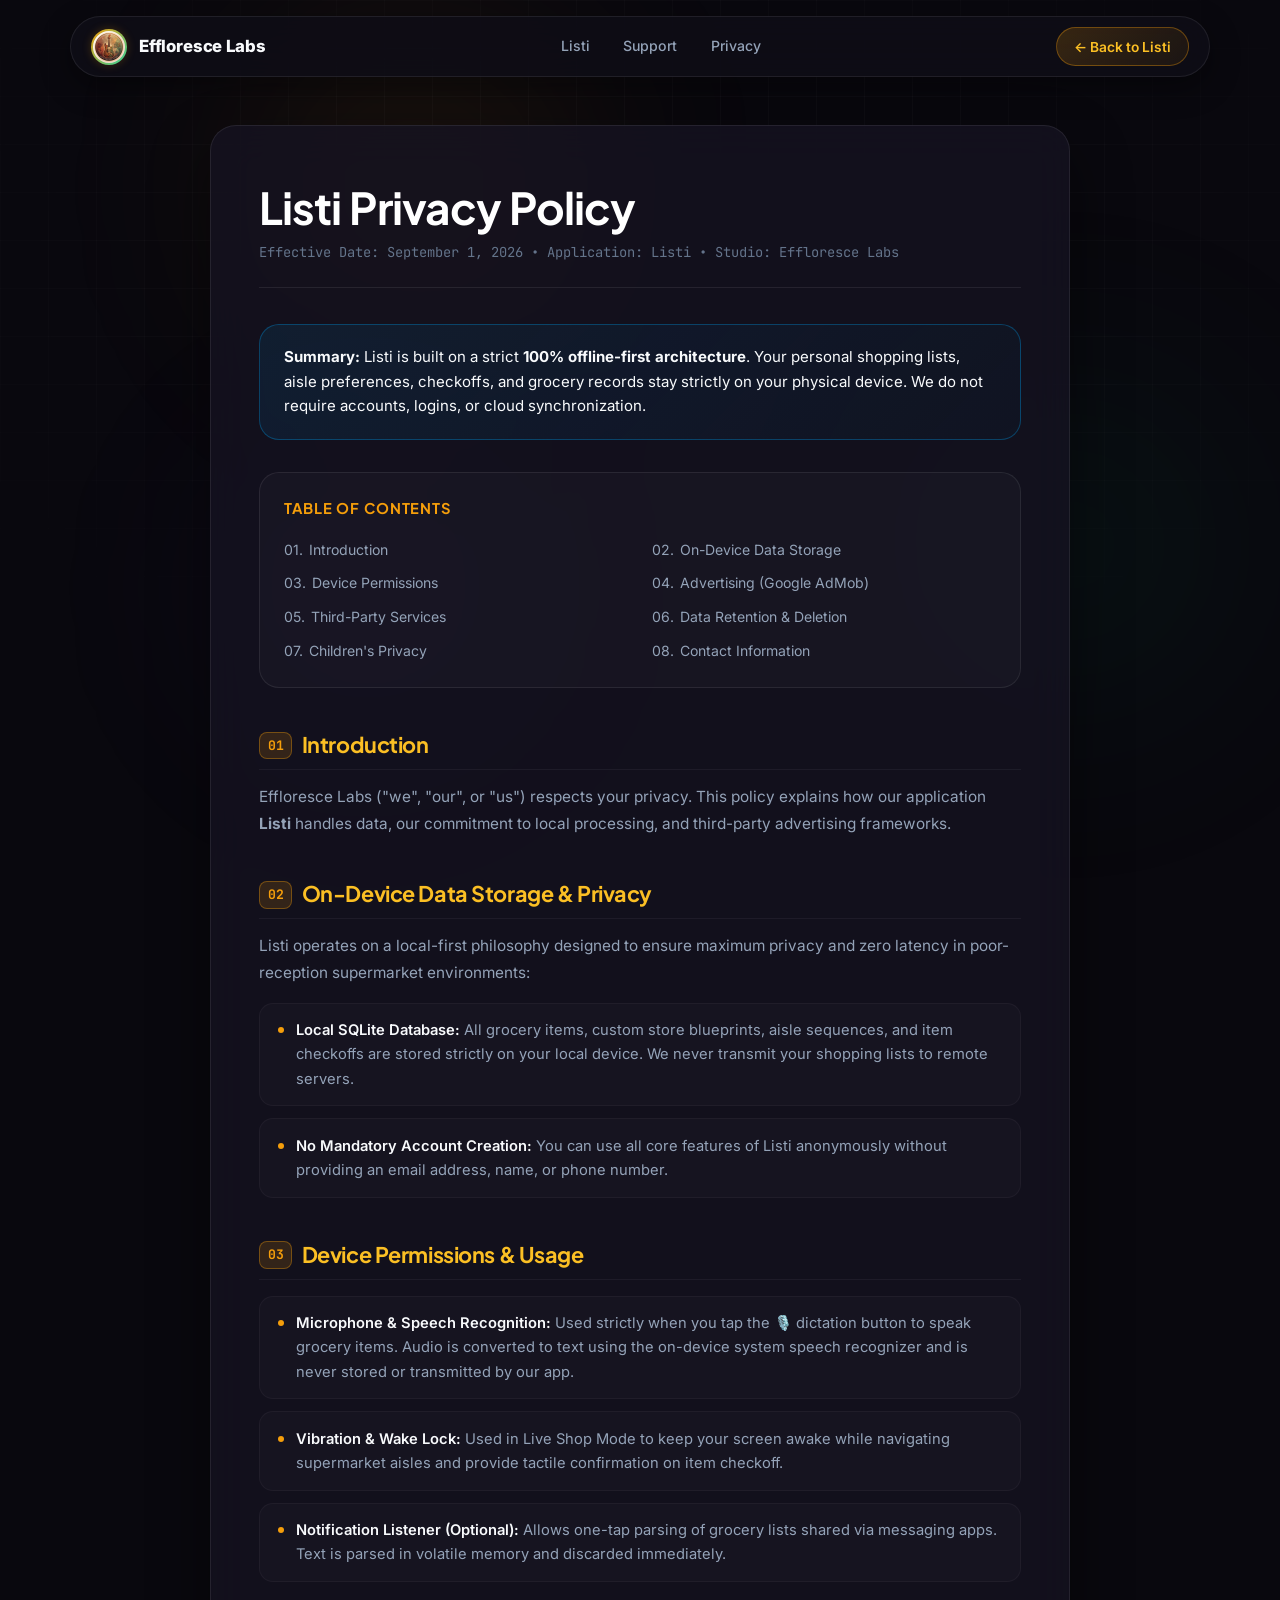
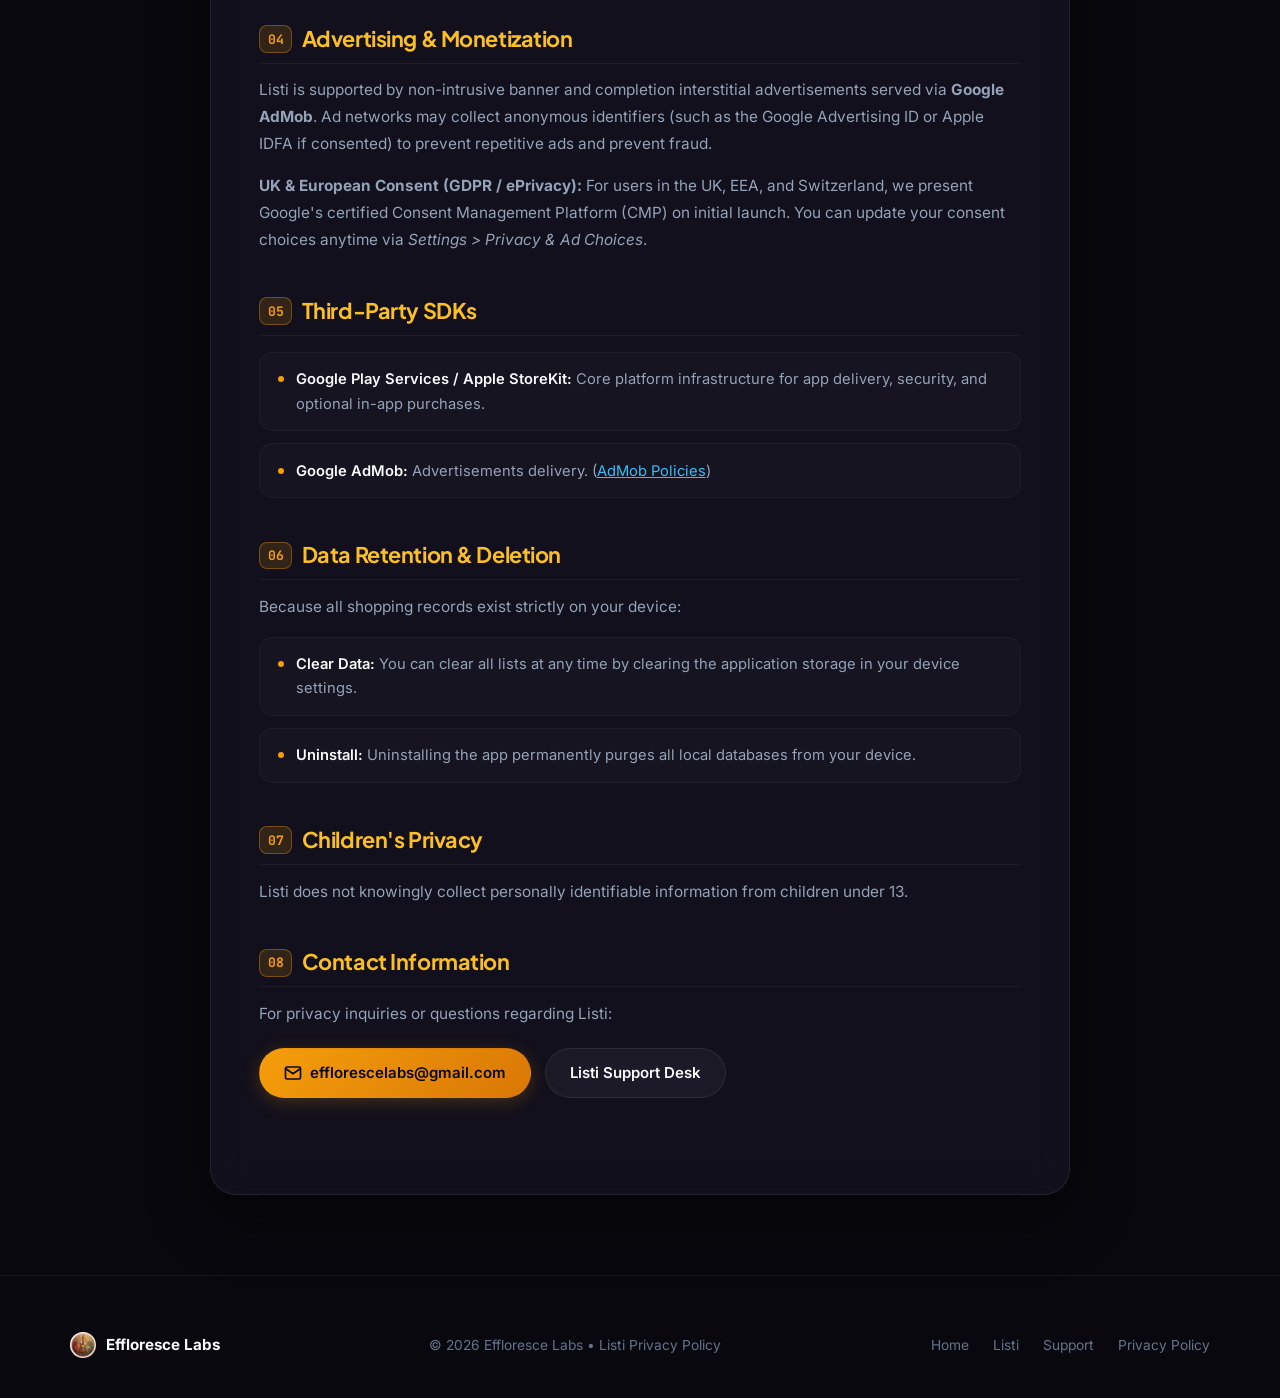
<file: listi/privacy/index.html>
<!doctype html>
<html lang="en">
<head>
  <meta charset="UTF-8" />
  <meta name="viewport" content="width=device-width, initial-scale=1.0" />
  <meta name="description" content="Privacy Policy for Listi • Supermarket Navigator & Smart Shopping List by Effloresce Labs." />
  <meta name="theme-color" content="#0284c7" />
  <title>Listi Privacy Policy • Effloresce Labs</title>
  
  <link rel="preconnect" href="https://fonts.googleapis.com" />
  <link rel="preconnect" href="https://fonts.gstatic.com" crossorigin />
  <link href="https://fonts.googleapis.com/css2?family=Inter:wght@400;500;600;700&family=JetBrains+Mono:wght@500;600&family=Plus+Jakarta+Sans:wght@600;700;800&display=swap" rel="stylesheet" />
  
  <link rel="stylesheet" href="/styles.css?v=20261026a" />
  <link rel="icon" type="image/png" href="/assets/listi-icon.png" />
</head>
<body>
  <div class="bg-ambient" aria-hidden="true">
    <div class="glow-orb glow-1"></div>
    <div class="glow-orb glow-2"></div>
    <div class="glow-orb glow-3"></div>
    <div class="grid-overlay"></div>
  </div>

  <header class="site-header">
    <div class="container">
      <div class="nav-wrap">
        <a class="brand" href="/" aria-label="Effloresce Labs Home">
          <div class="brand-logo-wrap">
            <img src="/assets/icon.png" alt="Effloresce Labs Logo" class="brand-logo" width="32" height="32" loading="eager" decoding="async" />
          </div>
          <span>Effloresce Labs</span>
        </a>
        <nav class="nav-links" aria-label="Main navigation">
          <a class="nav-link" href="/listi/">Listi</a>
          <a class="nav-link" href="/listi/support">Support</a>
          <a class="nav-link" href="/listi/privacy">Privacy</a>
        </nav>
        <a class="nav-cta" href="/listi/">← Back to Listi</a>
      </div>
    </div>
  </header>

  <main>
    <div class="container privacy-wrap">
      <article class="privacy-card">
        <header class="privacy-header">
          <h1>Listi Privacy Policy</h1>
          <p class="privacy-meta">Effective Date: September 1, 2026 • Application: Listi • Studio: Effloresce Labs</p>
        </header>

        <div class="privacy-callout" style="border-color: rgba(2, 132, 199, 0.4); background: linear-gradient(135deg, rgba(2, 132, 199, 0.12), rgba(2, 132, 199, 0.03));">
          <p>
            <strong>Summary:</strong> Listi is built on a strict <strong>100% offline-first architecture</strong>. Your personal shopping lists, aisle preferences, checkoffs, and grocery records stay strictly on your physical device. We do not require accounts, logins, or cloud synchronization.
          </p>
        </div>

        <nav class="privacy-toc" aria-label="Table of Contents">
          <h3>Table of Contents</h3>
          <ul class="toc-links">
            <li><a class="toc-link" href="#intro"><span>01.</span> Introduction</a></li>
            <li><a class="toc-link" href="#data-storage"><span>02.</span> On-Device Data Storage</a></li>
            <li><a class="toc-link" href="#permissions"><span>03.</span> Device Permissions</a></li>
            <li><a class="toc-link" href="#advertising"><span>04.</span> Advertising (Google AdMob)</a></li>
            <li><a class="toc-link" href="#third-party"><span>05.</span> Third-Party Services</a></li>
            <li><a class="toc-link" href="#data-deletion"><span>06.</span> Data Retention & Deletion</a></li>
            <li><a class="toc-link" href="#children"><span>07.</span> Children's Privacy</a></li>
            <li><a class="toc-link" href="#contact"><span>08.</span> Contact Information</a></li>
          </ul>
        </nav>

        <section id="intro" class="privacy-section">
          <h2><span class="section-num">01</span> Introduction</h2>
          <p>
            Effloresce Labs ("we", "our", or "us") respects your privacy. This policy explains how our application <strong>Listi</strong> handles data, our commitment to local processing, and third-party advertising frameworks.
          </p>
        </section>

        <section id="data-storage" class="privacy-section">
          <h2><span class="section-num">02</span> On-Device Data Storage & Privacy</h2>
          <p>
            Listi operates on a local-first philosophy designed to ensure maximum privacy and zero latency in poor-reception supermarket environments:
          </p>
          <ul class="privacy-list">
            <li class="privacy-list-item">
              <span class="privacy-list-bullet"></span>
              <div class="privacy-list-text">
                <strong>Local SQLite Database:</strong> All grocery items, custom store blueprints, aisle sequences, and item checkoffs are stored strictly on your local device. We never transmit your shopping lists to remote servers.
              </div>
            </li>
            <li class="privacy-list-item">
              <span class="privacy-list-bullet"></span>
              <div class="privacy-list-text">
                <strong>No Mandatory Account Creation:</strong> You can use all core features of Listi anonymously without providing an email address, name, or phone number.
              </div>
            </li>
          </ul>
        </section>

        <section id="permissions" class="privacy-section">
          <h2><span class="section-num">03</span> Device Permissions & Usage</h2>
          <ul class="privacy-list">
            <li class="privacy-list-item">
              <span class="privacy-list-bullet"></span>
              <div class="privacy-list-text">
                <strong>Microphone & Speech Recognition:</strong> Used strictly when you tap the 🎙️ dictation button to speak grocery items. Audio is converted to text using the on-device system speech recognizer and is never stored or transmitted by our app.
              </div>
            </li>
            <li class="privacy-list-item">
              <span class="privacy-list-bullet"></span>
              <div class="privacy-list-text">
                <strong>Vibration & Wake Lock:</strong> Used in Live Shop Mode to keep your screen awake while navigating supermarket aisles and provide tactile confirmation on item checkoff.
              </div>
            </li>
            <li class="privacy-list-item">
              <span class="privacy-list-bullet"></span>
              <div class="privacy-list-text">
                <strong>Notification Listener (Optional):</strong> Allows one-tap parsing of grocery lists shared via messaging apps. Text is parsed in volatile memory and discarded immediately.
              </div>
            </li>
          </ul>
        </section>

        <section id="advertising" class="privacy-section">
          <h2><span class="section-num">04</span> Advertising & Monetization</h2>
          <p>
            Listi is supported by non-intrusive banner and completion interstitial advertisements served via <strong>Google AdMob</strong>. Ad networks may collect anonymous identifiers (such as the Google Advertising ID or Apple IDFA if consented) to prevent repetitive ads and prevent fraud.
          </p>
          <p>
            <strong>UK & European Consent (GDPR / ePrivacy):</strong> For users in the UK, EEA, and Switzerland, we present Google's certified Consent Management Platform (CMP) on initial launch. You can update your consent choices anytime via <em>Settings &gt; Privacy & Ad Choices</em>.
          </p>
        </section>

        <section id="third-party" class="privacy-section">
          <h2><span class="section-num">05</span> Third-Party SDKs</h2>
          <ul class="privacy-list">
            <li class="privacy-list-item">
              <span class="privacy-list-bullet"></span>
              <div class="privacy-list-text">
                <strong>Google Play Services / Apple StoreKit:</strong> Core platform infrastructure for app delivery, security, and optional in-app purchases.
              </div>
            </li>
            <li class="privacy-list-item">
              <span class="privacy-list-bullet"></span>
              <div class="privacy-list-text">
                <strong>Google AdMob:</strong> Advertisements delivery. (<a href="https://support.google.com/admob/answer/6128543" target="_blank" rel="noopener noreferrer" style="color: #38bdf8; text-decoration: underline;">AdMob Policies</a>)
              </div>
            </li>
          </ul>
        </section>

        <section id="data-deletion" class="privacy-section">
          <h2><span class="section-num">06</span> Data Retention & Deletion</h2>
          <p>
            Because all shopping records exist strictly on your device:
          </p>
          <ul class="privacy-list">
            <li class="privacy-list-item">
              <span class="privacy-list-bullet"></span>
              <div class="privacy-list-text">
                <strong>Clear Data:</strong> You can clear all lists at any time by clearing the application storage in your device settings.
              </div>
            </li>
            <li class="privacy-list-item">
              <span class="privacy-list-bullet"></span>
              <div class="privacy-list-text">
                <strong>Uninstall:</strong> Uninstalling the app permanently purges all local databases from your device.
              </div>
            </li>
          </ul>
        </section>

        <section id="children" class="privacy-section">
          <h2><span class="section-num">07</span> Children's Privacy</h2>
          <p>
            Listi does not knowingly collect personally identifiable information from children under 13.
          </p>
        </section>

        <section id="contact" class="privacy-section">
          <h2><span class="section-num">08</span> Contact Information</h2>
          <p>
            For privacy inquiries or questions regarding Listi:
          </p>
          <div class="contact-actions" style="justify-content: flex-start; margin-top: 1.25rem;">
            <a class="btn btn-primary" href="mailto:efflorescelabs@gmail.com?subject=Listi%20Privacy%20Inquiry">
              <svg width="18" height="18" viewBox="0 0 24 24" fill="none" stroke="currentColor" stroke-width="2.2" stroke-linecap="round" stroke-linejoin="round" aria-hidden="true"><path d="M4 4h16c1.1 0 2 .9 2 2v12c0 1.1-.9 2-2 2H4c-1.1 0-2-.9-2-2V6c0-1.1.9-2 2-2z"></path><polyline points="22,6 12,13 2,6"></polyline></svg>
              <span>efflorescelabs@gmail.com</span>
            </a>
            <a class="btn btn-secondary" href="/listi/support">
              <span>Listi Support Desk</span>
            </a>
          </div>
        </section>
      </article>
    </div>
  </main>

  <footer class="site-footer">
    <div class="container footer-grid">
      <div class="footer-brand">
        <img src="/assets/icon.png" alt="Effloresce Labs" class="footer-logo" width="26" height="26" loading="lazy" decoding="async" />
        <span>Effloresce Labs</span>
      </div>
      <p class="footer-copy">
        © <span id="year"></span> Effloresce Labs • Listi Privacy Policy
      </p>
      <div class="footer-links">
        <a class="footer-link" href="/">Home</a>
        <a class="footer-link" href="/listi/">Listi</a>
        <a class="footer-link" href="/listi/support">Support</a>
        <a class="footer-link" href="/listi/privacy">Privacy Policy</a>
      </div>
    </div>
  </footer>

  <script>
    document.getElementById('year').textContent = new Date().getFullYear();
  </script>
</body>
</html>
</file>
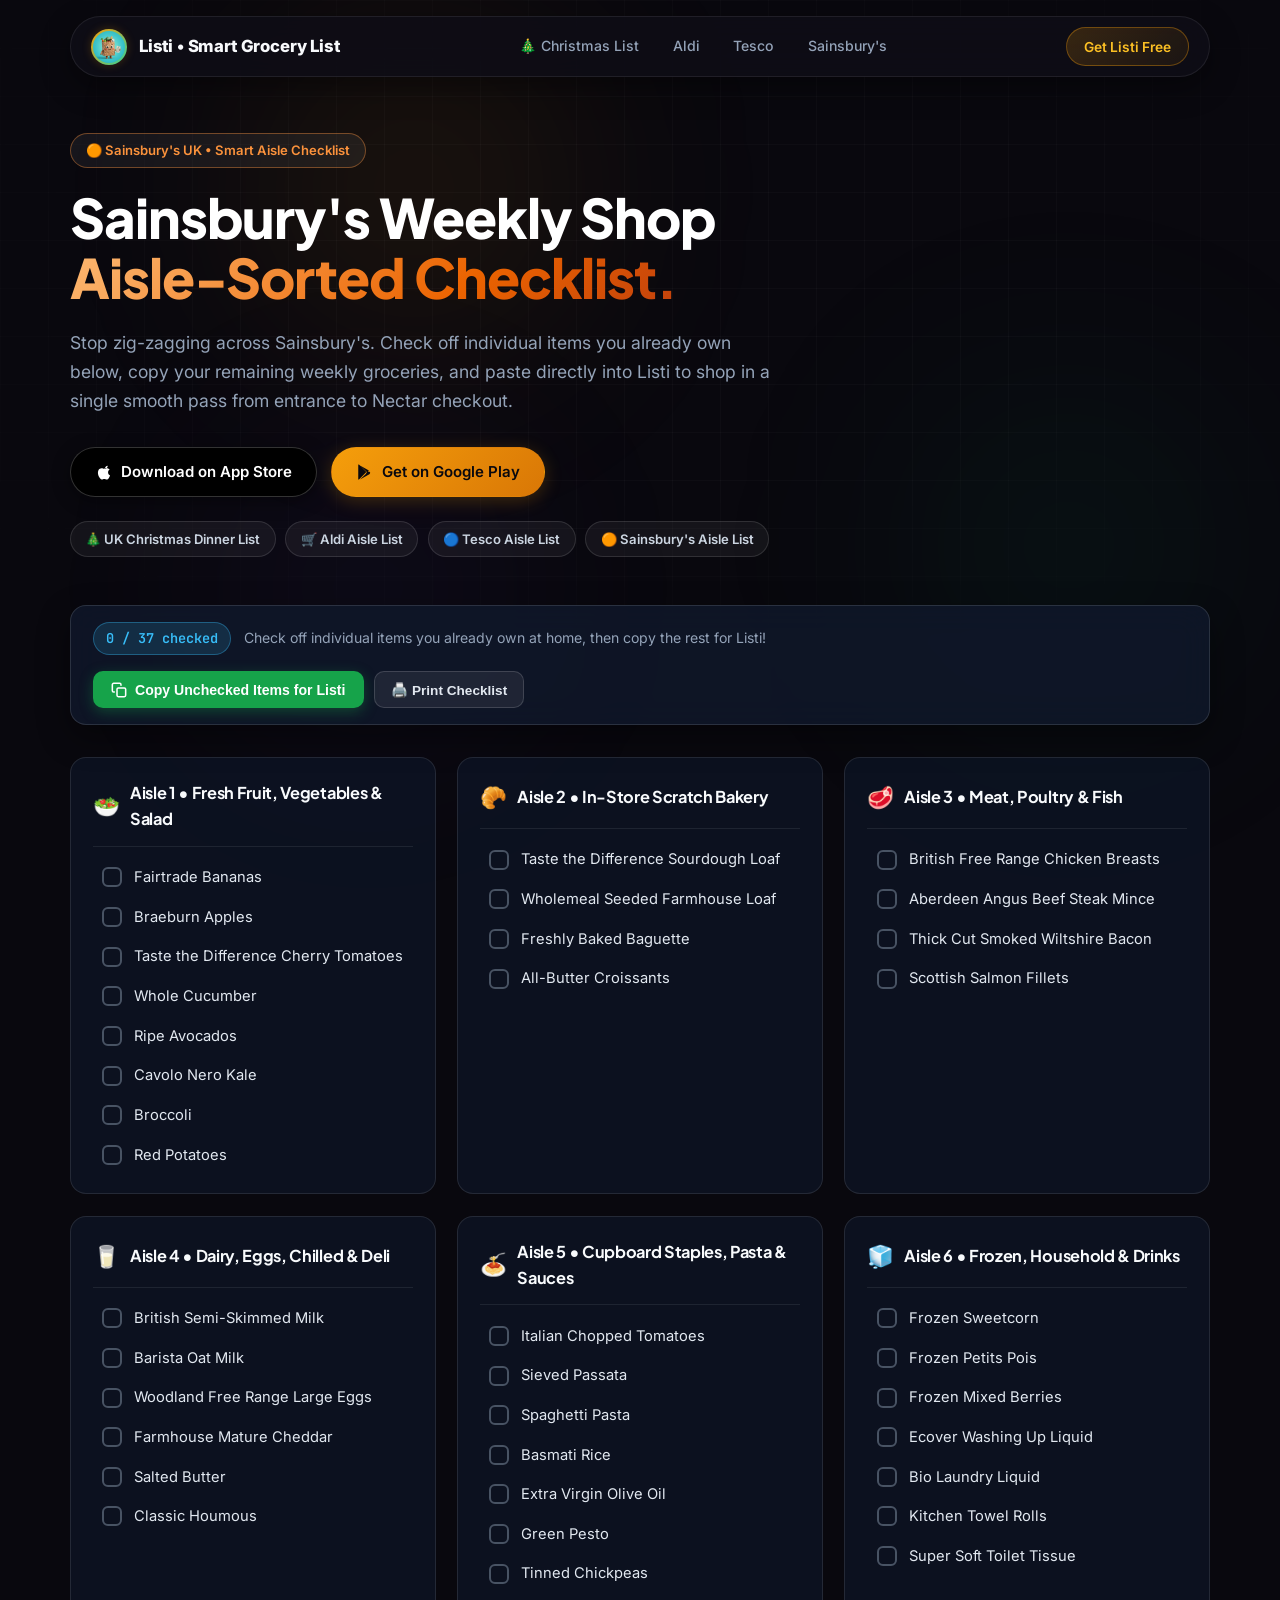
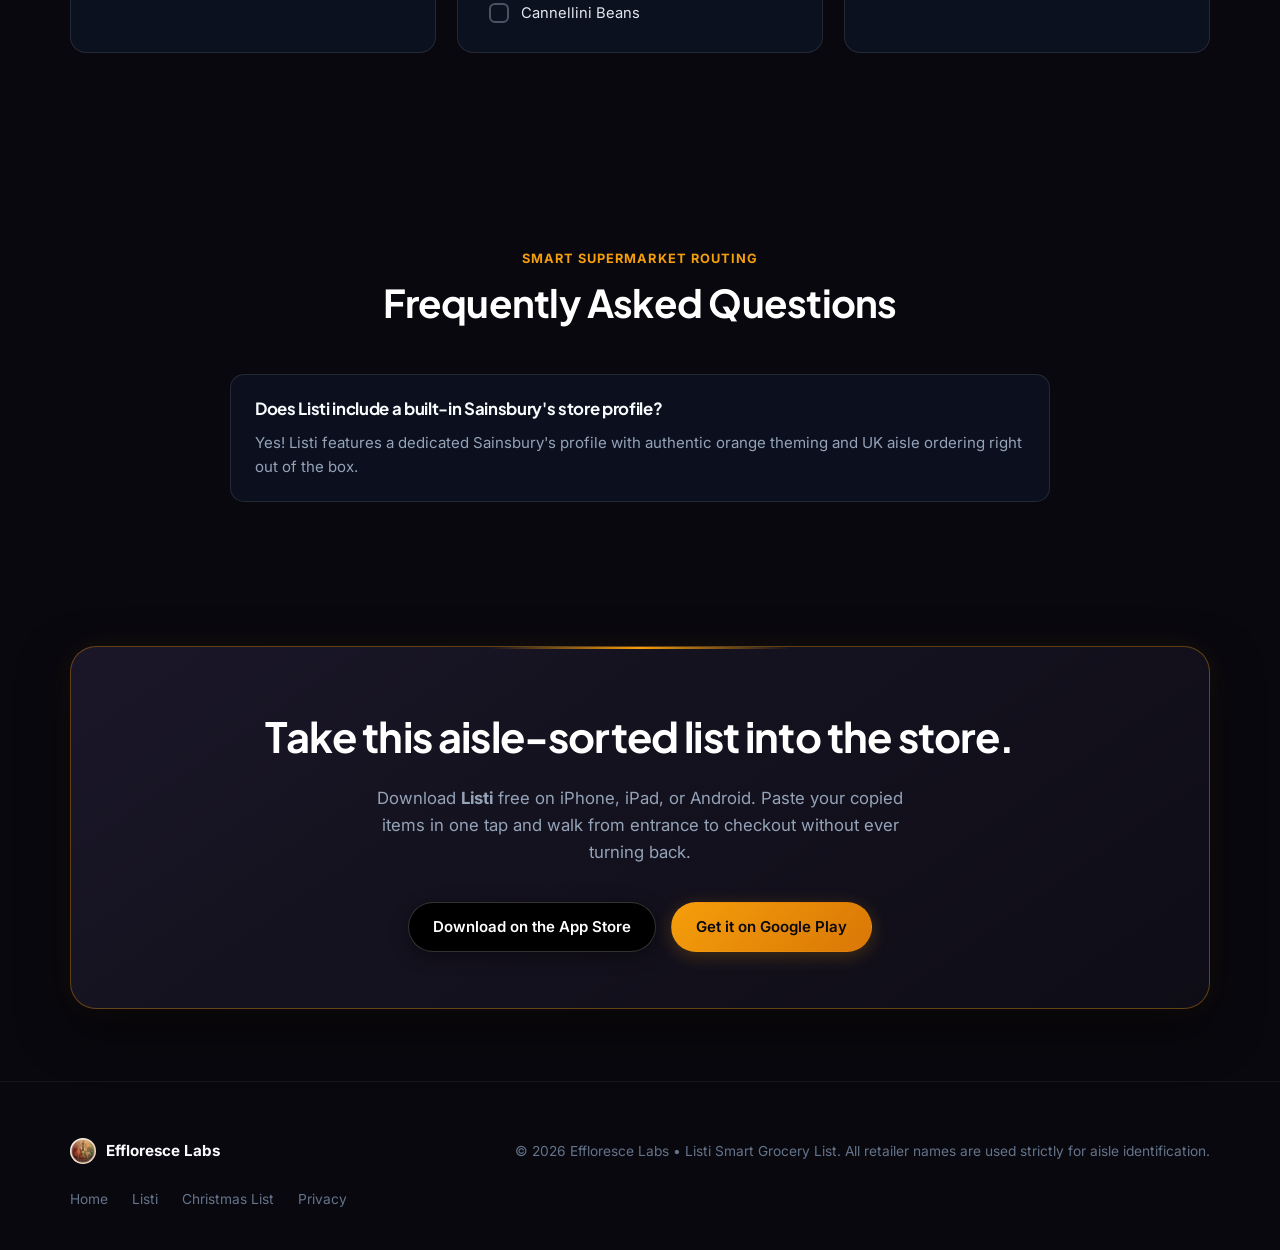
<file: listi/sainsburys-shopping-list/index.html>
<!doctype html>
<html lang="en-GB">
<head>
  <meta charset="UTF-8" />
  <meta name="viewport" content="width=device-width, initial-scale=1.0" />
  <meta name="description" content="Organize your Sainsbury's weekly shop by supermarket aisle. Interactive UK grocery checklist with 1-tap copy & paste into the Listi iOS and Android app." />
  <meta name="theme-color" content="#EB6300" />
  <link rel="canonical" href="https://efflorescelabs.com/listi/sainsburys-shopping-list/" />
  <title>Sainsbury's Aisle-by-Aisle Shopping List & Weekly Grocery Planner • Listi</title>

  <!-- Open Graph / Social / Pinterest Discovery -->
  <meta property="og:type" content="article" />
  <meta property="og:title" content="Sainsbury's Aisle-by-Aisle Shopping List & Weekly Grocery Planner • Listi" />
  <meta property="og:description" content="Organize your Sainsbury's weekly shop by supermarket aisle. Interactive UK grocery checklist with 1-tap copy & paste into the Listi iOS and Android app." />
  <meta property="og:url" content="https://efflorescelabs.com/listi/sainsburys-shopping-list/" />
  <meta property="og:image" content="https://efflorescelabs.com/assets/listi-icon.png" />

  <link rel="preconnect" href="https://fonts.googleapis.com" />
  <link rel="preconnect" href="https://fonts.gstatic.com" crossorigin />
  <link href="https://fonts.googleapis.com/css2?family=Inter:wght@400;500;600;700&family=JetBrains+Mono:wght@500;600&family=Plus+Jakarta+Sans:wght@600;700;800&display=swap" rel="stylesheet" />

  <link rel="stylesheet" href="/styles.css?v=20261106a" />
  <link rel="icon" type="image/png" href="/assets/listi-icon.png" />

  <script type="application/ld+json">
{
  "@context": "https://schema.org",
  "@type": "ItemList",
  "name": "Sainsbury's Aisle-by-Aisle Shopping List & Weekly Grocery Planner \u2022 Listi",
  "description": "Organize your Sainsbury's weekly shop by supermarket aisle. Interactive UK grocery checklist with 1-tap copy & paste into the Listi iOS and Android app.",
  "itemListOrder": "https://schema.org/ItemListOrderAscending",
  "numberOfItems": 37,
  "itemListElement": [
    {
      "@type": "ListItem",
      "position": 1,
      "name": "Fairtrade Bananas"
    },
    {
      "@type": "ListItem",
      "position": 2,
      "name": "Braeburn Apples"
    },
    {
      "@type": "ListItem",
      "position": 3,
      "name": "Taste the Difference Cherry Tomatoes"
    },
    {
      "@type": "ListItem",
      "position": 4,
      "name": "Whole Cucumber"
    },
    {
      "@type": "ListItem",
      "position": 5,
      "name": "Ripe Avocados"
    },
    {
      "@type": "ListItem",
      "position": 6,
      "name": "Cavolo Nero Kale"
    },
    {
      "@type": "ListItem",
      "position": 7,
      "name": "Broccoli"
    },
    {
      "@type": "ListItem",
      "position": 8,
      "name": "Red Potatoes"
    },
    {
      "@type": "ListItem",
      "position": 9,
      "name": "Taste the Difference Sourdough Loaf"
    },
    {
      "@type": "ListItem",
      "position": 10,
      "name": "Wholemeal Seeded Farmhouse Loaf"
    },
    {
      "@type": "ListItem",
      "position": 11,
      "name": "Freshly Baked Baguette"
    },
    {
      "@type": "ListItem",
      "position": 12,
      "name": "All-Butter Croissants"
    },
    {
      "@type": "ListItem",
      "position": 13,
      "name": "British Free Range Chicken Breasts"
    },
    {
      "@type": "ListItem",
      "position": 14,
      "name": "Aberdeen Angus Beef Steak Mince"
    },
    {
      "@type": "ListItem",
      "position": 15,
      "name": "Thick Cut Smoked Wiltshire Bacon"
    },
    {
      "@type": "ListItem",
      "position": 16,
      "name": "Scottish Salmon Fillets"
    },
    {
      "@type": "ListItem",
      "position": 17,
      "name": "British Semi-Skimmed Milk"
    },
    {
      "@type": "ListItem",
      "position": 18,
      "name": "Barista Oat Milk"
    },
    {
      "@type": "ListItem",
      "position": 19,
      "name": "Woodland Free Range Large Eggs"
    },
    {
      "@type": "ListItem",
      "position": 20,
      "name": "Farmhouse Mature Cheddar"
    },
    {
      "@type": "ListItem",
      "position": 21,
      "name": "Salted Butter"
    },
    {
      "@type": "ListItem",
      "position": 22,
      "name": "Classic Houmous"
    },
    {
      "@type": "ListItem",
      "position": 23,
      "name": "Italian Chopped Tomatoes"
    },
    {
      "@type": "ListItem",
      "position": 24,
      "name": "Sieved Passata"
    },
    {
      "@type": "ListItem",
      "position": 25,
      "name": "Spaghetti Pasta"
    },
    {
      "@type": "ListItem",
      "position": 26,
      "name": "Basmati Rice"
    },
    {
      "@type": "ListItem",
      "position": 27,
      "name": "Extra Virgin Olive Oil"
    },
    {
      "@type": "ListItem",
      "position": 28,
      "name": "Green Pesto"
    },
    {
      "@type": "ListItem",
      "position": 29,
      "name": "Tinned Chickpeas"
    },
    {
      "@type": "ListItem",
      "position": 30,
      "name": "Cannellini Beans"
    },
    {
      "@type": "ListItem",
      "position": 31,
      "name": "Frozen Sweetcorn"
    },
    {
      "@type": "ListItem",
      "position": 32,
      "name": "Frozen Petits Pois"
    },
    {
      "@type": "ListItem",
      "position": 33,
      "name": "Frozen Mixed Berries"
    },
    {
      "@type": "ListItem",
      "position": 34,
      "name": "Ecover Washing Up Liquid"
    },
    {
      "@type": "ListItem",
      "position": 35,
      "name": "Bio Laundry Liquid"
    },
    {
      "@type": "ListItem",
      "position": 36,
      "name": "Kitchen Towel Rolls"
    },
    {
      "@type": "ListItem",
      "position": 37,
      "name": "Super Soft Toilet Tissue"
    }
  ]
}
  </script>
  <script type="application/ld+json">
{
  "@context": "https://schema.org",
  "@type": "FAQPage",
  "mainEntity": [
    {
      "@type": "Question",
      "name": "Does Listi include a built-in Sainsbury's store profile?",
      "acceptedAnswer": {
        "@type": "Answer",
        "text": "Yes! Listi features a dedicated Sainsbury's profile with authentic orange theming and UK aisle ordering right out of the box."
      }
    }
  ]
}
  </script>

  <style>
    .guide-badge {
      display: inline-flex;
      align-items: center;
      gap: 0.55rem;
      padding: 0.38rem 0.95rem;
      border-radius: 999px;
      background: rgba(255, 255, 255, 0.06);
      border: 1px solid #fb923c66;
      color: #fb923c;
      font-size: 0.82rem;
      font-weight: 600;
      margin-bottom: 1.25rem;
    }
    .text-guide-gradient {
      background: linear-gradient(135deg, #fdba74 0%, #eb6300 65%, #c2410c 100%);
      -webkit-background-clip: text;
      -webkit-text-fill-color: transparent;
    }
    .interactive-toolbar {
      position: sticky;
      top: 76px;
      z-index: 40;
      display: flex;
      flex-wrap: wrap;
      align-items: center;
      justify-content: space-between;
      gap: 1rem;
      padding: 1rem 1.35rem;
      margin-bottom: 2rem;
      border-radius: 16px;
      background: rgba(15, 23, 42, 0.88);
      backdrop-filter: blur(16px);
      border: 1px solid rgba(255, 255, 255, 0.12);
      box-shadow: 0 12px 32px rgba(0, 0, 0, 0.4);
    }
    .toolbar-progress {
      display: flex;
      align-items: center;
      gap: 0.85rem;
    }
    .progress-pill {
      font-family: 'JetBrains Mono', monospace;
      font-size: 0.85rem;
      font-weight: 600;
      padding: 0.3rem 0.75rem;
      border-radius: 999px;
      background: rgba(56, 189, 248, 0.15);
      color: #38bdf8;
      border: 1px solid rgba(56, 189, 248, 0.35);
    }
    .toolbar-actions {
      display: flex;
      flex-wrap: wrap;
      gap: 0.65rem;
    }
    .btn-copy-list {
      display: inline-flex;
      align-items: center;
      gap: 0.5rem;
      padding: 0.6rem 1.15rem;
      border-radius: 10px;
      font-size: 0.88rem;
      font-weight: 600;
      background: #16a34a;
      color: #ffffff;
      border: none;
      cursor: pointer;
      transition: all 0.2s ease;
      box-shadow: 0 4px 14px rgba(22, 163, 74, 0.35);
    }
    .btn-copy-list:hover {
      background: #15803d;
      transform: translateY(-1px);
    }
    .btn-print {
      display: inline-flex;
      align-items: center;
      gap: 0.45rem;
      padding: 0.6rem 1rem;
      border-radius: 10px;
      font-size: 0.85rem;
      font-weight: 600;
      background: rgba(255, 255, 255, 0.07);
      color: #e2e8f0;
      border: 1px solid rgba(255, 255, 255, 0.15);
      cursor: pointer;
    }
    .aisles-grid {
      display: grid;
      grid-template-columns: repeat(auto-fill, minmax(340px, 1fr));
      gap: 1.35rem;
      margin-bottom: 3rem;
    }
    .aisle-card {
      background: rgba(15, 23, 42, 0.65);
      border: 1px solid rgba(255, 255, 255, 0.1);
      border-radius: 16px;
      padding: 1.35rem;
      transition: border-color 0.2s ease;
    }
    .aisle-card:hover {
      border-color: rgba(56, 189, 248, 0.35);
    }
    .aisle-card-header {
      display: flex;
      align-items: center;
      gap: 0.65rem;
      padding-bottom: 0.85rem;
      margin-bottom: 0.85rem;
      border-bottom: 1px solid rgba(255, 255, 255, 0.08);
    }
    .aisle-emoji {
      font-size: 1.35rem;
    }
    .aisle-card-header h3 {
      font-size: 1.02rem;
      font-weight: 700;
      color: #f8fafc;
      margin: 0;
    }
    .aisle-items {
      display: flex;
      flex-direction: column;
      gap: 0.35rem;
    }
    .checklist-row {
      display: flex;
      align-items: center;
      gap: 0.75rem;
      padding: 0.42rem 0.6rem;
      border-radius: 8px;
      cursor: pointer;
      user-select: none;
      transition: background 0.15s ease;
    }
    .checklist-row:hover {
      background: rgba(255, 255, 255, 0.04);
    }
    .checklist-cb {
      display: none;
    }
    .custom-cb {
      width: 20px;
      height: 20px;
      border-radius: 6px;
      border: 2px solid rgba(148, 163, 184, 0.45);
      display: inline-flex;
      align-items: center;
      justify-content: center;
      color: transparent;
      flex-shrink: 0;
      transition: all 0.15s ease;
    }
    .checklist-cb:checked + .custom-cb {
      background: #16a34a;
      border-color: #16a34a;
      color: #ffffff;
    }
    .checklist-cb:checked ~ .checklist-label {
      text-decoration: line-through;
      color: #64748b;
    }
    .checklist-label {
      font-size: 0.92rem;
      color: #e2e8f0;
      line-height: 1.4;
    }
    .faq-grid {
      display: grid;
      gap: 1.25rem;
      max-width: 820px;
      margin: 0 auto;
    }
    .faq-item {
      background: rgba(15, 23, 42, 0.6);
      border: 1px solid rgba(255, 255, 255, 0.1);
      border-radius: 14px;
      padding: 1.35rem 1.5rem;
    }
    .faq-item h4 {
      font-size: 1.05rem;
      color: #f8fafc;
      margin: 0 0 0.5rem 0;
    }
    .faq-item p {
      font-size: 0.94rem;
      color: #94a3b8;
      margin: 0;
      line-height: 1.6;
    }
    .guide-nav-pills {
      display: flex;
      flex-wrap: wrap;
      gap: 0.6rem;
      margin-top: 1.5rem;
    }
    .guide-nav-pill {
      padding: 0.4rem 0.9rem;
      border-radius: 999px;
      font-size: 0.82rem;
      font-weight: 600;
      background: rgba(255, 255, 255, 0.05);
      border: 1px solid rgba(255, 255, 255, 0.12);
      color: #cbd5e1;
      text-decoration: none;
      transition: all 0.15s ease;
    }
    .guide-nav-pill:hover {
      border-color: #38bdf8;
      color: #ffffff;
    }
    @media print {
      .site-header, .site-footer, .interactive-toolbar, .cta-row, .guide-nav-pills {
        display: none !important;
      }
      body {
        background: #ffffff !important;
        color: #000000 !important;
      }
      .aisle-card {
        border: 1px solid #cccccc !important;
        break-inside: avoid;
      }
      .checklist-label, .aisle-card-header h3 {
        color: #000000 !important;
      }
    }
  </style>
</head>
<body>
  <div class="bg-ambient" aria-hidden="true">
    <div class="glow-orb glow-1"></div>
    <div class="glow-orb glow-2"></div>
    <div class="glow-orb glow-3"></div>
    <div class="grid-overlay"></div>
  </div>

  <header class="site-header">
    <div class="container">
      <div class="nav-wrap">
        <a class="brand" href="/listi/" aria-label="Listi Home">
          <div class="brand-logo-wrap">
            <img src="/assets/listi-icon.png" alt="Listi Logo" class="brand-logo" width="32" height="32" />
          </div>
          <span>Listi • Smart Grocery List</span>
        </a>
        <nav class="nav-links" aria-label="Supermarket Guides">
          <a class="nav-link" href="/listi/christmas-shopping-list/">🎄 Christmas List</a>
          <a class="nav-link" href="/listi/aldi-shopping-list/">Aldi</a>
          <a class="nav-link" href="/listi/tesco-shopping-list/">Tesco</a>
          <a class="nav-link" href="/listi/sainsburys-shopping-list/">Sainsbury's</a>
        </nav>
        <a class="nav-cta" href="https://apps.apple.com/app/id6828776625" target="_blank" rel="noopener noreferrer">Get Listi Free</a>
      </div>
    </div>
  </header>

  <main>
    <section class="hero" style="padding-bottom: 2rem;">
      <div class="container">
        <div style="max-width: 820px;">
          <div class="guide-badge">
            <span>🟠 Sainsbury's UK • Smart Aisle Checklist</span>
          </div>

          <h1 class="hero-title" style="font-size: clamp(2.1rem, 4.5vw, 3.4rem);">
            Sainsbury's Weekly Shop<br />
            <span class="text-guide-gradient">Aisle-Sorted Checklist.</span>
          </h1>

          <p class="hero-lead" style="max-width: 700px;">
            Stop zig-zagging across Sainsbury's. Check off individual items you already own below, copy your remaining weekly groceries, and paste directly into Listi to shop in a single smooth pass from entrance to Nectar checkout.
          </p>

          <div class="cta-row" style="flex-wrap: wrap; margin-bottom: 1.25rem;">
            <a class="btn btn-apple" href="https://apps.apple.com/app/id6828776625" target="_blank" rel="noopener noreferrer">
              <svg width="18" height="18" viewBox="0 0 24 24" fill="currentColor" aria-hidden="true"><path d="M18.71 19.5c-.83 1.24-1.71 2.45-3.05 2.47-1.34.03-1.77-.79-3.29-.79-1.53 0-2 .77-3.27.82-1.31.05-2.3-1.32-3.14-2.53C4.25 17 2.94 12.45 4.7 9.39c.87-1.52 2.43-2.48 4.12-2.51 1.28-.02 2.5.87 3.29.87.78 0 2.26-1.07 3.81-.91.65.03 2.47.26 3.64 1.98-.09.06-2.17 1.28-2.15 3.81.03 3.02 2.65 4.03 2.68 4.04-.03.07-.42 1.44-1.38 2.83M15.97 6.37c.62-.75 1.04-1.8 0.92-2.85-.9.04-2 .6-2.65 1.35-.58.66-1.09 1.73-.95 2.76 1 .08 2.06-.51 2.68-1.26z"/></svg>
              <span>Download on App Store</span>
            </a>
            <a class="btn btn-primary" href="https://play.google.com/store/apps/details?id=com.efflorescelabs.listi" target="_blank" rel="noopener noreferrer">
              <svg width="18" height="18" viewBox="0 0 24 24" fill="currentColor" aria-hidden="true"><path d="M3.609 1.814L13.793 12 3.61 22.186a2.37 2.37 0 0 1-.61-.955V2.77c.14-.367.35-.694.61-.956zm11.24 11.242l2.316 2.315-11.83 6.76 9.514-9.075zm2.983-1.706c.642.368 1.05 1.05 1.05 1.804s-.408 1.436-1.05 1.804l-2.023 1.156-2.525-2.525 2.525-2.525 2.023 1.156zM5.335 3.185l11.83 6.76-2.316 2.316L5.335 3.185z"/></svg>
              <span>Get on Google Play</span>
            </a>
          </div>

          <div class="guide-nav-pills">
            <a class="guide-nav-pill" href="/listi/christmas-shopping-list/">🎄 UK Christmas Dinner List</a>
            <a class="guide-nav-pill" href="/listi/aldi-shopping-list/">🛒 Aldi Aisle List</a>
            <a class="guide-nav-pill" href="/listi/tesco-shopping-list/">🔵 Tesco Aisle List</a>
            <a class="guide-nav-pill" href="/listi/sainsburys-shopping-list/">🟠 Sainsbury's Aisle List</a>
          </div>
        </div>
      </div>
    </section>

    <!-- Interactive Checklist Section -->
    <section class="section" style="padding-top: 1rem;">
      <div class="container">
        <div class="interactive-toolbar">
          <div class="toolbar-progress">
            <span class="progress-pill" id="progress-counter">0 / 37 checked</span>
            <span style="font-size: 0.88rem; color: #94a3b8;">Check off individual items you already own at home, then copy the rest for Listi!</span>
          </div>
          <div class="toolbar-actions">
            <button type="button" class="btn-copy-list" id="copy-btn" onclick="copyForListi()">
              <svg width="16" height="16" viewBox="0 0 24 24" fill="none" stroke="currentColor" stroke-width="2.3" stroke-linecap="round" stroke-linejoin="round"><rect x="9" y="9" width="13" height="13" rx="2" ry="2"></rect><path d="M5 15H4a2 2 0 0 1-2-2V4a2 2 0 0 1 2-2h9a2 2 0 0 1 2 2v1"></path></svg>
              <span id="copy-btn-text">Copy Unchecked Items for Listi</span>
            </button>
            <button type="button" class="btn-print" onclick="window.print()">
              🖨️ Print Checklist
            </button>
          </div>
        </div>

        <div class="aisles-grid">
          
          <div class="aisle-card">
            <div class="aisle-card-header">
              <span class="aisle-emoji">🥗</span>
              <h3>Aisle 1 • Fresh Fruit, Vegetables & Salad</h3>
            </div>
            <div class="aisle-items">
              
              <label class="checklist-row" for="item-1">
                <input type="checkbox" id="item-1" class="checklist-cb" data-item="Fairtrade Bananas" onchange="updateChecklistProgress()" />
                <span class="custom-cb">
                  <svg width="13" height="13" viewBox="0 0 24 24" fill="none" stroke="currentColor" stroke-width="3" stroke-linecap="round" stroke-linejoin="round"><polyline points="20 6 9 17 4 12"></polyline></svg>
                </span>
                <span class="checklist-label">Fairtrade Bananas</span>
              </label>
              <label class="checklist-row" for="item-2">
                <input type="checkbox" id="item-2" class="checklist-cb" data-item="Braeburn Apples" onchange="updateChecklistProgress()" />
                <span class="custom-cb">
                  <svg width="13" height="13" viewBox="0 0 24 24" fill="none" stroke="currentColor" stroke-width="3" stroke-linecap="round" stroke-linejoin="round"><polyline points="20 6 9 17 4 12"></polyline></svg>
                </span>
                <span class="checklist-label">Braeburn Apples</span>
              </label>
              <label class="checklist-row" for="item-3">
                <input type="checkbox" id="item-3" class="checklist-cb" data-item="Taste the Difference Cherry Tomatoes" onchange="updateChecklistProgress()" />
                <span class="custom-cb">
                  <svg width="13" height="13" viewBox="0 0 24 24" fill="none" stroke="currentColor" stroke-width="3" stroke-linecap="round" stroke-linejoin="round"><polyline points="20 6 9 17 4 12"></polyline></svg>
                </span>
                <span class="checklist-label">Taste the Difference Cherry Tomatoes</span>
              </label>
              <label class="checklist-row" for="item-4">
                <input type="checkbox" id="item-4" class="checklist-cb" data-item="Whole Cucumber" onchange="updateChecklistProgress()" />
                <span class="custom-cb">
                  <svg width="13" height="13" viewBox="0 0 24 24" fill="none" stroke="currentColor" stroke-width="3" stroke-linecap="round" stroke-linejoin="round"><polyline points="20 6 9 17 4 12"></polyline></svg>
                </span>
                <span class="checklist-label">Whole Cucumber</span>
              </label>
              <label class="checklist-row" for="item-5">
                <input type="checkbox" id="item-5" class="checklist-cb" data-item="Ripe Avocados" onchange="updateChecklistProgress()" />
                <span class="custom-cb">
                  <svg width="13" height="13" viewBox="0 0 24 24" fill="none" stroke="currentColor" stroke-width="3" stroke-linecap="round" stroke-linejoin="round"><polyline points="20 6 9 17 4 12"></polyline></svg>
                </span>
                <span class="checklist-label">Ripe Avocados</span>
              </label>
              <label class="checklist-row" for="item-6">
                <input type="checkbox" id="item-6" class="checklist-cb" data-item="Cavolo Nero Kale" onchange="updateChecklistProgress()" />
                <span class="custom-cb">
                  <svg width="13" height="13" viewBox="0 0 24 24" fill="none" stroke="currentColor" stroke-width="3" stroke-linecap="round" stroke-linejoin="round"><polyline points="20 6 9 17 4 12"></polyline></svg>
                </span>
                <span class="checklist-label">Cavolo Nero Kale</span>
              </label>
              <label class="checklist-row" for="item-7">
                <input type="checkbox" id="item-7" class="checklist-cb" data-item="Broccoli" onchange="updateChecklistProgress()" />
                <span class="custom-cb">
                  <svg width="13" height="13" viewBox="0 0 24 24" fill="none" stroke="currentColor" stroke-width="3" stroke-linecap="round" stroke-linejoin="round"><polyline points="20 6 9 17 4 12"></polyline></svg>
                </span>
                <span class="checklist-label">Broccoli</span>
              </label>
              <label class="checklist-row" for="item-8">
                <input type="checkbox" id="item-8" class="checklist-cb" data-item="Red Potatoes" onchange="updateChecklistProgress()" />
                <span class="custom-cb">
                  <svg width="13" height="13" viewBox="0 0 24 24" fill="none" stroke="currentColor" stroke-width="3" stroke-linecap="round" stroke-linejoin="round"><polyline points="20 6 9 17 4 12"></polyline></svg>
                </span>
                <span class="checklist-label">Red Potatoes</span>
              </label>
            </div>
          </div>
          <div class="aisle-card">
            <div class="aisle-card-header">
              <span class="aisle-emoji">🥐</span>
              <h3>Aisle 2 • In-Store Scratch Bakery</h3>
            </div>
            <div class="aisle-items">
              
              <label class="checklist-row" for="item-9">
                <input type="checkbox" id="item-9" class="checklist-cb" data-item="Taste the Difference Sourdough Loaf" onchange="updateChecklistProgress()" />
                <span class="custom-cb">
                  <svg width="13" height="13" viewBox="0 0 24 24" fill="none" stroke="currentColor" stroke-width="3" stroke-linecap="round" stroke-linejoin="round"><polyline points="20 6 9 17 4 12"></polyline></svg>
                </span>
                <span class="checklist-label">Taste the Difference Sourdough Loaf</span>
              </label>
              <label class="checklist-row" for="item-10">
                <input type="checkbox" id="item-10" class="checklist-cb" data-item="Wholemeal Seeded Farmhouse Loaf" onchange="updateChecklistProgress()" />
                <span class="custom-cb">
                  <svg width="13" height="13" viewBox="0 0 24 24" fill="none" stroke="currentColor" stroke-width="3" stroke-linecap="round" stroke-linejoin="round"><polyline points="20 6 9 17 4 12"></polyline></svg>
                </span>
                <span class="checklist-label">Wholemeal Seeded Farmhouse Loaf</span>
              </label>
              <label class="checklist-row" for="item-11">
                <input type="checkbox" id="item-11" class="checklist-cb" data-item="Freshly Baked Baguette" onchange="updateChecklistProgress()" />
                <span class="custom-cb">
                  <svg width="13" height="13" viewBox="0 0 24 24" fill="none" stroke="currentColor" stroke-width="3" stroke-linecap="round" stroke-linejoin="round"><polyline points="20 6 9 17 4 12"></polyline></svg>
                </span>
                <span class="checklist-label">Freshly Baked Baguette</span>
              </label>
              <label class="checklist-row" for="item-12">
                <input type="checkbox" id="item-12" class="checklist-cb" data-item="All-Butter Croissants" onchange="updateChecklistProgress()" />
                <span class="custom-cb">
                  <svg width="13" height="13" viewBox="0 0 24 24" fill="none" stroke="currentColor" stroke-width="3" stroke-linecap="round" stroke-linejoin="round"><polyline points="20 6 9 17 4 12"></polyline></svg>
                </span>
                <span class="checklist-label">All-Butter Croissants</span>
              </label>
            </div>
          </div>
          <div class="aisle-card">
            <div class="aisle-card-header">
              <span class="aisle-emoji">🥩</span>
              <h3>Aisle 3 • Meat, Poultry & Fish</h3>
            </div>
            <div class="aisle-items">
              
              <label class="checklist-row" for="item-13">
                <input type="checkbox" id="item-13" class="checklist-cb" data-item="British Free Range Chicken Breasts" onchange="updateChecklistProgress()" />
                <span class="custom-cb">
                  <svg width="13" height="13" viewBox="0 0 24 24" fill="none" stroke="currentColor" stroke-width="3" stroke-linecap="round" stroke-linejoin="round"><polyline points="20 6 9 17 4 12"></polyline></svg>
                </span>
                <span class="checklist-label">British Free Range Chicken Breasts</span>
              </label>
              <label class="checklist-row" for="item-14">
                <input type="checkbox" id="item-14" class="checklist-cb" data-item="Aberdeen Angus Beef Steak Mince" onchange="updateChecklistProgress()" />
                <span class="custom-cb">
                  <svg width="13" height="13" viewBox="0 0 24 24" fill="none" stroke="currentColor" stroke-width="3" stroke-linecap="round" stroke-linejoin="round"><polyline points="20 6 9 17 4 12"></polyline></svg>
                </span>
                <span class="checklist-label">Aberdeen Angus Beef Steak Mince</span>
              </label>
              <label class="checklist-row" for="item-15">
                <input type="checkbox" id="item-15" class="checklist-cb" data-item="Thick Cut Smoked Wiltshire Bacon" onchange="updateChecklistProgress()" />
                <span class="custom-cb">
                  <svg width="13" height="13" viewBox="0 0 24 24" fill="none" stroke="currentColor" stroke-width="3" stroke-linecap="round" stroke-linejoin="round"><polyline points="20 6 9 17 4 12"></polyline></svg>
                </span>
                <span class="checklist-label">Thick Cut Smoked Wiltshire Bacon</span>
              </label>
              <label class="checklist-row" for="item-16">
                <input type="checkbox" id="item-16" class="checklist-cb" data-item="Scottish Salmon Fillets" onchange="updateChecklistProgress()" />
                <span class="custom-cb">
                  <svg width="13" height="13" viewBox="0 0 24 24" fill="none" stroke="currentColor" stroke-width="3" stroke-linecap="round" stroke-linejoin="round"><polyline points="20 6 9 17 4 12"></polyline></svg>
                </span>
                <span class="checklist-label">Scottish Salmon Fillets</span>
              </label>
            </div>
          </div>
          <div class="aisle-card">
            <div class="aisle-card-header">
              <span class="aisle-emoji">🥛</span>
              <h3>Aisle 4 • Dairy, Eggs, Chilled & Deli</h3>
            </div>
            <div class="aisle-items">
              
              <label class="checklist-row" for="item-17">
                <input type="checkbox" id="item-17" class="checklist-cb" data-item="British Semi-Skimmed Milk" onchange="updateChecklistProgress()" />
                <span class="custom-cb">
                  <svg width="13" height="13" viewBox="0 0 24 24" fill="none" stroke="currentColor" stroke-width="3" stroke-linecap="round" stroke-linejoin="round"><polyline points="20 6 9 17 4 12"></polyline></svg>
                </span>
                <span class="checklist-label">British Semi-Skimmed Milk</span>
              </label>
              <label class="checklist-row" for="item-18">
                <input type="checkbox" id="item-18" class="checklist-cb" data-item="Barista Oat Milk" onchange="updateChecklistProgress()" />
                <span class="custom-cb">
                  <svg width="13" height="13" viewBox="0 0 24 24" fill="none" stroke="currentColor" stroke-width="3" stroke-linecap="round" stroke-linejoin="round"><polyline points="20 6 9 17 4 12"></polyline></svg>
                </span>
                <span class="checklist-label">Barista Oat Milk</span>
              </label>
              <label class="checklist-row" for="item-19">
                <input type="checkbox" id="item-19" class="checklist-cb" data-item="Woodland Free Range Large Eggs" onchange="updateChecklistProgress()" />
                <span class="custom-cb">
                  <svg width="13" height="13" viewBox="0 0 24 24" fill="none" stroke="currentColor" stroke-width="3" stroke-linecap="round" stroke-linejoin="round"><polyline points="20 6 9 17 4 12"></polyline></svg>
                </span>
                <span class="checklist-label">Woodland Free Range Large Eggs</span>
              </label>
              <label class="checklist-row" for="item-20">
                <input type="checkbox" id="item-20" class="checklist-cb" data-item="Farmhouse Mature Cheddar" onchange="updateChecklistProgress()" />
                <span class="custom-cb">
                  <svg width="13" height="13" viewBox="0 0 24 24" fill="none" stroke="currentColor" stroke-width="3" stroke-linecap="round" stroke-linejoin="round"><polyline points="20 6 9 17 4 12"></polyline></svg>
                </span>
                <span class="checklist-label">Farmhouse Mature Cheddar</span>
              </label>
              <label class="checklist-row" for="item-21">
                <input type="checkbox" id="item-21" class="checklist-cb" data-item="Salted Butter" onchange="updateChecklistProgress()" />
                <span class="custom-cb">
                  <svg width="13" height="13" viewBox="0 0 24 24" fill="none" stroke="currentColor" stroke-width="3" stroke-linecap="round" stroke-linejoin="round"><polyline points="20 6 9 17 4 12"></polyline></svg>
                </span>
                <span class="checklist-label">Salted Butter</span>
              </label>
              <label class="checklist-row" for="item-22">
                <input type="checkbox" id="item-22" class="checklist-cb" data-item="Classic Houmous" onchange="updateChecklistProgress()" />
                <span class="custom-cb">
                  <svg width="13" height="13" viewBox="0 0 24 24" fill="none" stroke="currentColor" stroke-width="3" stroke-linecap="round" stroke-linejoin="round"><polyline points="20 6 9 17 4 12"></polyline></svg>
                </span>
                <span class="checklist-label">Classic Houmous</span>
              </label>
            </div>
          </div>
          <div class="aisle-card">
            <div class="aisle-card-header">
              <span class="aisle-emoji">🍝</span>
              <h3>Aisle 5 • Cupboard Staples, Pasta & Sauces</h3>
            </div>
            <div class="aisle-items">
              
              <label class="checklist-row" for="item-23">
                <input type="checkbox" id="item-23" class="checklist-cb" data-item="Italian Chopped Tomatoes" onchange="updateChecklistProgress()" />
                <span class="custom-cb">
                  <svg width="13" height="13" viewBox="0 0 24 24" fill="none" stroke="currentColor" stroke-width="3" stroke-linecap="round" stroke-linejoin="round"><polyline points="20 6 9 17 4 12"></polyline></svg>
                </span>
                <span class="checklist-label">Italian Chopped Tomatoes</span>
              </label>
              <label class="checklist-row" for="item-24">
                <input type="checkbox" id="item-24" class="checklist-cb" data-item="Sieved Passata" onchange="updateChecklistProgress()" />
                <span class="custom-cb">
                  <svg width="13" height="13" viewBox="0 0 24 24" fill="none" stroke="currentColor" stroke-width="3" stroke-linecap="round" stroke-linejoin="round"><polyline points="20 6 9 17 4 12"></polyline></svg>
                </span>
                <span class="checklist-label">Sieved Passata</span>
              </label>
              <label class="checklist-row" for="item-25">
                <input type="checkbox" id="item-25" class="checklist-cb" data-item="Spaghetti Pasta" onchange="updateChecklistProgress()" />
                <span class="custom-cb">
                  <svg width="13" height="13" viewBox="0 0 24 24" fill="none" stroke="currentColor" stroke-width="3" stroke-linecap="round" stroke-linejoin="round"><polyline points="20 6 9 17 4 12"></polyline></svg>
                </span>
                <span class="checklist-label">Spaghetti Pasta</span>
              </label>
              <label class="checklist-row" for="item-26">
                <input type="checkbox" id="item-26" class="checklist-cb" data-item="Basmati Rice" onchange="updateChecklistProgress()" />
                <span class="custom-cb">
                  <svg width="13" height="13" viewBox="0 0 24 24" fill="none" stroke="currentColor" stroke-width="3" stroke-linecap="round" stroke-linejoin="round"><polyline points="20 6 9 17 4 12"></polyline></svg>
                </span>
                <span class="checklist-label">Basmati Rice</span>
              </label>
              <label class="checklist-row" for="item-27">
                <input type="checkbox" id="item-27" class="checklist-cb" data-item="Extra Virgin Olive Oil" onchange="updateChecklistProgress()" />
                <span class="custom-cb">
                  <svg width="13" height="13" viewBox="0 0 24 24" fill="none" stroke="currentColor" stroke-width="3" stroke-linecap="round" stroke-linejoin="round"><polyline points="20 6 9 17 4 12"></polyline></svg>
                </span>
                <span class="checklist-label">Extra Virgin Olive Oil</span>
              </label>
              <label class="checklist-row" for="item-28">
                <input type="checkbox" id="item-28" class="checklist-cb" data-item="Green Pesto" onchange="updateChecklistProgress()" />
                <span class="custom-cb">
                  <svg width="13" height="13" viewBox="0 0 24 24" fill="none" stroke="currentColor" stroke-width="3" stroke-linecap="round" stroke-linejoin="round"><polyline points="20 6 9 17 4 12"></polyline></svg>
                </span>
                <span class="checklist-label">Green Pesto</span>
              </label>
              <label class="checklist-row" for="item-29">
                <input type="checkbox" id="item-29" class="checklist-cb" data-item="Tinned Chickpeas" onchange="updateChecklistProgress()" />
                <span class="custom-cb">
                  <svg width="13" height="13" viewBox="0 0 24 24" fill="none" stroke="currentColor" stroke-width="3" stroke-linecap="round" stroke-linejoin="round"><polyline points="20 6 9 17 4 12"></polyline></svg>
                </span>
                <span class="checklist-label">Tinned Chickpeas</span>
              </label>
              <label class="checklist-row" for="item-30">
                <input type="checkbox" id="item-30" class="checklist-cb" data-item="Cannellini Beans" onchange="updateChecklistProgress()" />
                <span class="custom-cb">
                  <svg width="13" height="13" viewBox="0 0 24 24" fill="none" stroke="currentColor" stroke-width="3" stroke-linecap="round" stroke-linejoin="round"><polyline points="20 6 9 17 4 12"></polyline></svg>
                </span>
                <span class="checklist-label">Cannellini Beans</span>
              </label>
            </div>
          </div>
          <div class="aisle-card">
            <div class="aisle-card-header">
              <span class="aisle-emoji">🧊</span>
              <h3>Aisle 6 • Frozen, Household & Drinks</h3>
            </div>
            <div class="aisle-items">
              
              <label class="checklist-row" for="item-31">
                <input type="checkbox" id="item-31" class="checklist-cb" data-item="Frozen Sweetcorn" onchange="updateChecklistProgress()" />
                <span class="custom-cb">
                  <svg width="13" height="13" viewBox="0 0 24 24" fill="none" stroke="currentColor" stroke-width="3" stroke-linecap="round" stroke-linejoin="round"><polyline points="20 6 9 17 4 12"></polyline></svg>
                </span>
                <span class="checklist-label">Frozen Sweetcorn</span>
              </label>
              <label class="checklist-row" for="item-32">
                <input type="checkbox" id="item-32" class="checklist-cb" data-item="Frozen Petits Pois" onchange="updateChecklistProgress()" />
                <span class="custom-cb">
                  <svg width="13" height="13" viewBox="0 0 24 24" fill="none" stroke="currentColor" stroke-width="3" stroke-linecap="round" stroke-linejoin="round"><polyline points="20 6 9 17 4 12"></polyline></svg>
                </span>
                <span class="checklist-label">Frozen Petits Pois</span>
              </label>
              <label class="checklist-row" for="item-33">
                <input type="checkbox" id="item-33" class="checklist-cb" data-item="Frozen Mixed Berries" onchange="updateChecklistProgress()" />
                <span class="custom-cb">
                  <svg width="13" height="13" viewBox="0 0 24 24" fill="none" stroke="currentColor" stroke-width="3" stroke-linecap="round" stroke-linejoin="round"><polyline points="20 6 9 17 4 12"></polyline></svg>
                </span>
                <span class="checklist-label">Frozen Mixed Berries</span>
              </label>
              <label class="checklist-row" for="item-34">
                <input type="checkbox" id="item-34" class="checklist-cb" data-item="Ecover Washing Up Liquid" onchange="updateChecklistProgress()" />
                <span class="custom-cb">
                  <svg width="13" height="13" viewBox="0 0 24 24" fill="none" stroke="currentColor" stroke-width="3" stroke-linecap="round" stroke-linejoin="round"><polyline points="20 6 9 17 4 12"></polyline></svg>
                </span>
                <span class="checklist-label">Ecover Washing Up Liquid</span>
              </label>
              <label class="checklist-row" for="item-35">
                <input type="checkbox" id="item-35" class="checklist-cb" data-item="Bio Laundry Liquid" onchange="updateChecklistProgress()" />
                <span class="custom-cb">
                  <svg width="13" height="13" viewBox="0 0 24 24" fill="none" stroke="currentColor" stroke-width="3" stroke-linecap="round" stroke-linejoin="round"><polyline points="20 6 9 17 4 12"></polyline></svg>
                </span>
                <span class="checklist-label">Bio Laundry Liquid</span>
              </label>
              <label class="checklist-row" for="item-36">
                <input type="checkbox" id="item-36" class="checklist-cb" data-item="Kitchen Towel Rolls" onchange="updateChecklistProgress()" />
                <span class="custom-cb">
                  <svg width="13" height="13" viewBox="0 0 24 24" fill="none" stroke="currentColor" stroke-width="3" stroke-linecap="round" stroke-linejoin="round"><polyline points="20 6 9 17 4 12"></polyline></svg>
                </span>
                <span class="checklist-label">Kitchen Towel Rolls</span>
              </label>
              <label class="checklist-row" for="item-37">
                <input type="checkbox" id="item-37" class="checklist-cb" data-item="Super Soft Toilet Tissue" onchange="updateChecklistProgress()" />
                <span class="custom-cb">
                  <svg width="13" height="13" viewBox="0 0 24 24" fill="none" stroke="currentColor" stroke-width="3" stroke-linecap="round" stroke-linejoin="round"><polyline points="20 6 9 17 4 12"></polyline></svg>
                </span>
                <span class="checklist-label">Super Soft Toilet Tissue</span>
              </label>
            </div>
          </div>
        </div>
      </div>
    </section>

    <!-- FAQ Section for Google Rich Snippets -->
    <section class="section">
      <div class="container">
        <div class="section-header">
          <span class="section-eyebrow">Smart Supermarket Routing</span>
          <h2 class="section-title">Frequently Asked Questions</h2>
        </div>
        <div class="faq-grid">
          
          <div class="faq-item">
            <h4>Does Listi include a built-in Sainsbury's store profile?</h4>
            <p>Yes! Listi features a dedicated Sainsbury's profile with authentic orange theming and UK aisle ordering right out of the box.</p>
          </div>
        </div>
      </div>
    </section>

    <!-- Bottom App Conversion Banner -->
    <section class="section">
      <div class="container">
        <div class="contact-card">
          <h2 class="contact-title">Take this aisle-sorted list into the store.</h2>
          <p class="contact-subtitle">
            Download <strong>Listi</strong> free on iPhone, iPad, or Android. Paste your copied items in one tap and walk from entrance to checkout without ever turning back.
          </p>
          <div class="contact-actions" style="flex-wrap: wrap;">
            <a class="btn btn-apple" href="https://apps.apple.com/app/id6828776625" target="_blank" rel="noopener noreferrer">
              <span>Download on the App Store</span>
            </a>
            <a class="btn btn-primary" href="https://play.google.com/store/apps/details?id=com.efflorescelabs.listi" target="_blank" rel="noopener noreferrer">
              <span>Get it on Google Play</span>
            </a>
          </div>
        </div>
      </div>
    </section>
  </main>

  <footer class="site-footer">
    <div class="container footer-grid">
      <div class="footer-brand">
        <img src="/assets/icon.png" alt="Effloresce Labs" class="footer-logo" width="26" height="26" loading="lazy" />
        <span>Effloresce Labs</span>
      </div>
      <p class="footer-copy">
        © <span id="year"></span> Effloresce Labs • Listi Smart Grocery List. All retailer names are used strictly for aisle identification.
      </p>
      <div class="footer-links">
        <a class="footer-link" href="/">Home</a>
        <a class="footer-link" href="/listi/">Listi</a>
        <a class="footer-link" href="/listi/christmas-shopping-list/">Christmas List</a>
        <a class="footer-link" href="/listi/privacy">Privacy</a>
      </div>
    </div>
  </footer>

  <script>
    document.getElementById('year').textContent = new Date().getFullYear();

    function updateChecklistProgress() {
      const boxes = document.querySelectorAll('.checklist-cb');
      const checked = document.querySelectorAll('.checklist-cb:checked');
      document.getElementById('progress-counter').textContent = checked.length + ' / ' + boxes.length + ' checked';
    }

    function copyForListi() {
      const unchecked = Array.from(document.querySelectorAll('.checklist-cb:not(:checked)'))
        .map(cb => cb.getAttribute('data-item'));
      const text = unchecked.join('\n');
      navigator.clipboard.writeText(text).then(() => {
        const btnText = document.getElementById('copy-btn-text');
        btnText.textContent = '✅ Copied ' + unchecked.length + ' items! Now tap Paste List in Listi';
        setTimeout(() => {
          btnText.textContent = 'Copy Unchecked Items for Listi';
        }, 4000);
      });
    }
  </script>
</body>
</html>
</file>
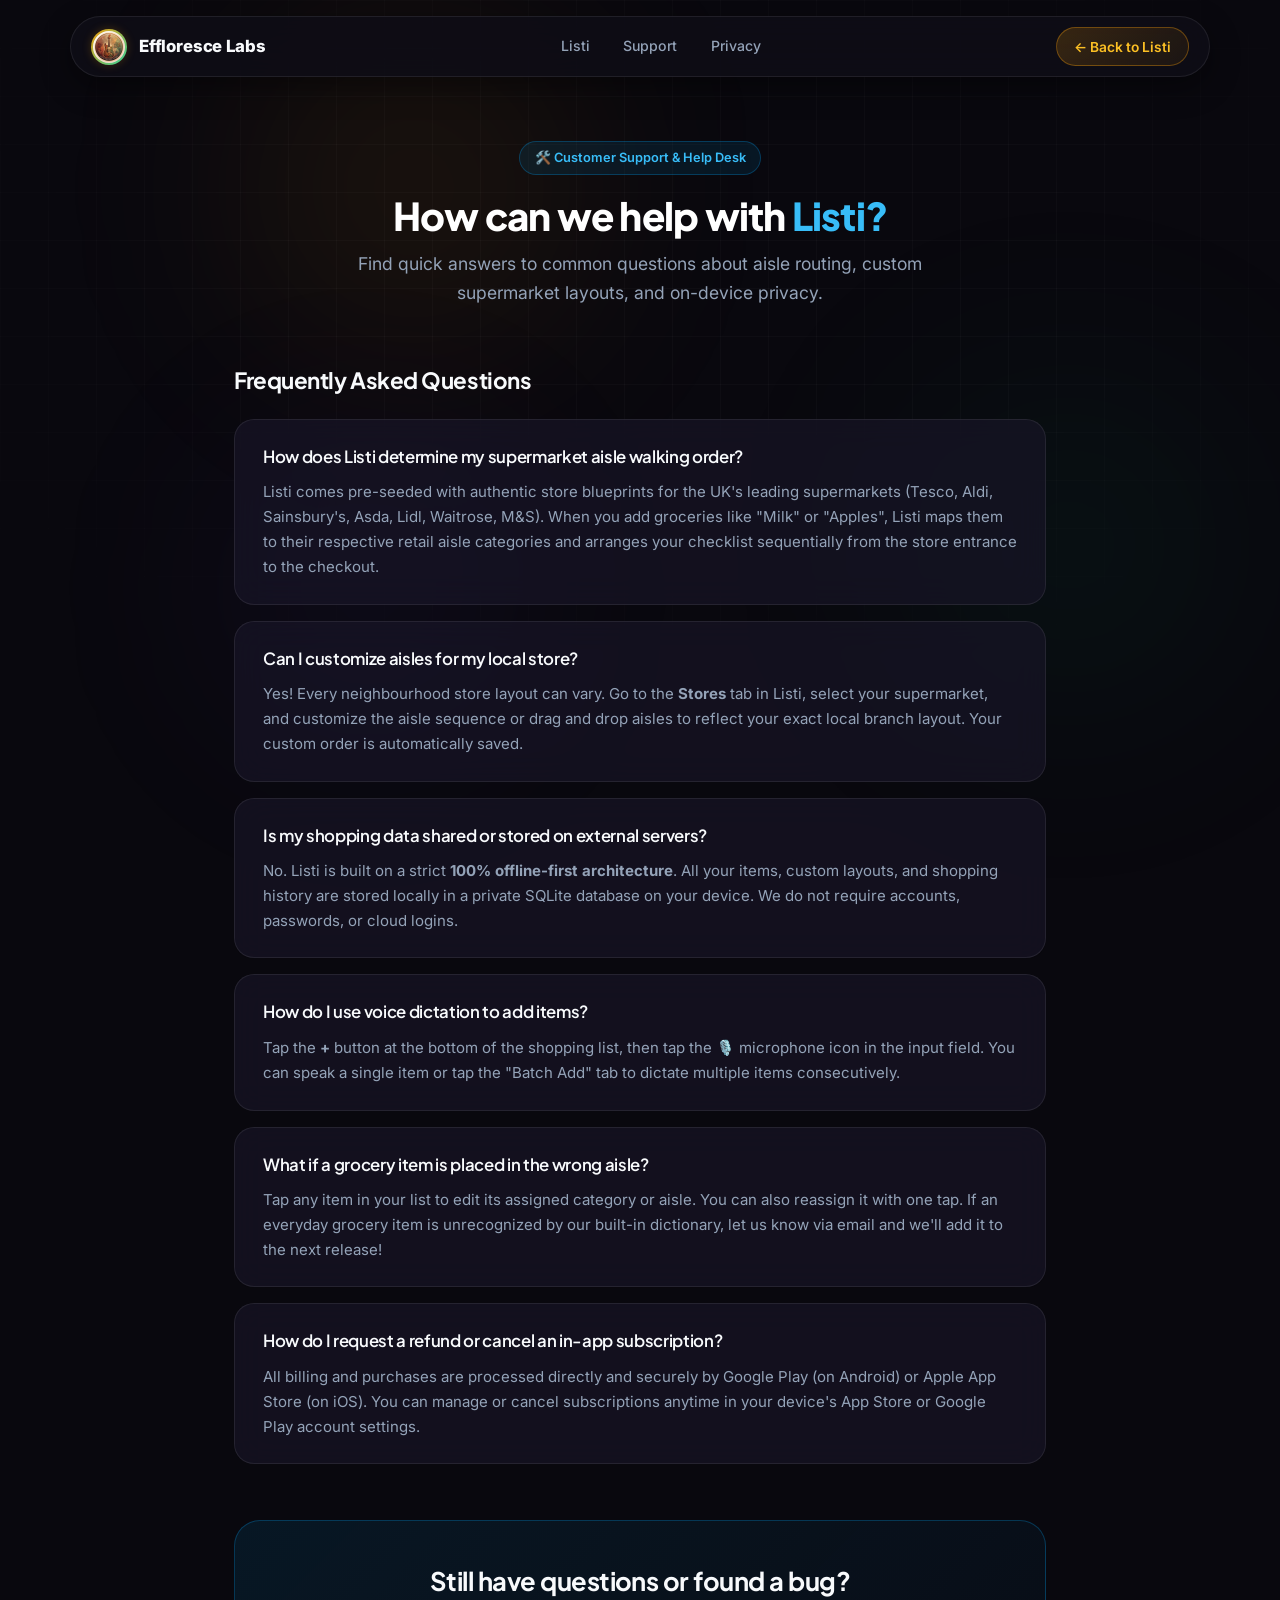
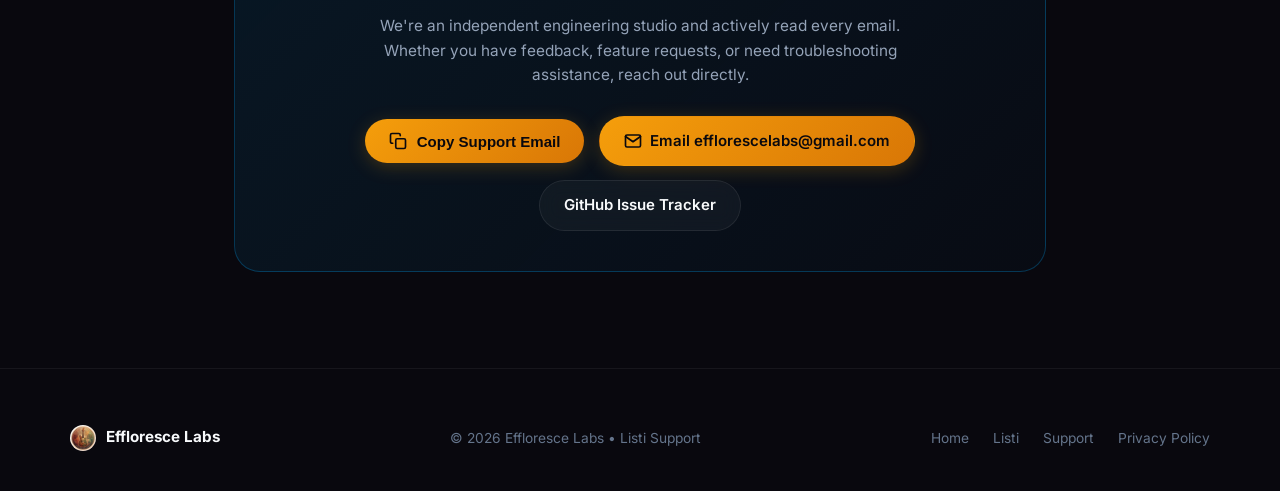
<file: listi/support/index.html>
<!doctype html>
<html lang="en">
<head>
  <meta charset="UTF-8" />
  <meta name="viewport" content="width=device-width, initial-scale=1.0" />
  <meta name="description" content="Listi Support, Help, and Frequently Asked Questions. Get assistance with supermarket aisle layouts, grocery sync, and feature suggestions." />
  <meta name="theme-color" content="#0284c7" />
  <title>Listi Support & FAQs • Effloresce Labs</title>
  
  <link rel="preconnect" href="https://fonts.googleapis.com" />
  <link rel="preconnect" href="https://fonts.gstatic.com" crossorigin />
  <link href="https://fonts.googleapis.com/css2?family=Inter:wght@400;500;600;700&family=JetBrains+Mono:wght@500;600&family=Plus+Jakarta+Sans:wght@600;700;800&display=swap" rel="stylesheet" />
  
  <link rel="stylesheet" href="/styles.css?v=20261026a" />
  <link rel="icon" type="image/png" href="/assets/listi-icon.png" />
  <style>
    .support-wrap {
      max-width: 860px;
      margin: 0 auto;
      padding: 3rem 1.5rem 6rem;
      position: relative;
      z-index: 1;
    }
    .support-header {
      text-align: center;
      margin-bottom: 3.5rem;
    }
    .support-badge {
      display: inline-flex;
      align-items: center;
      gap: 0.5rem;
      padding: 0.35rem 0.9rem;
      border-radius: var(--radius-full);
      background: rgba(2, 132, 199, 0.12);
      border: 1px solid rgba(2, 132, 199, 0.35);
      color: #38bdf8;
      font-size: 0.8rem;
      font-weight: 600;
      margin-bottom: 1.25rem;
    }
    .faq-group {
      margin-bottom: 3rem;
    }
    .faq-title {
      font-family: 'Plus Jakarta Sans', sans-serif;
      font-size: 1.4rem;
      font-weight: 700;
      color: var(--text);
      margin-bottom: 1.25rem;
      display: flex;
      align-items: center;
      gap: 0.75rem;
    }
    .faq-card {
      background: var(--panel-card);
      border: 1px solid var(--border);
      border-radius: var(--radius-lg);
      padding: 1.5rem 1.75rem;
      margin-bottom: 1rem;
      backdrop-filter: blur(16px);
      -webkit-backdrop-filter: blur(16px);
      transition: var(--transition);
    }
    .faq-card:hover {
      border-color: var(--border-light);
      background: var(--panel-hover);
    }
    .faq-card h3 {
      font-size: 1.05rem;
      font-weight: 600;
      color: var(--text);
      margin-bottom: 0.6rem;
    }
    .faq-card p {
      color: var(--text-muted);
      font-size: 0.94rem;
      line-height: 1.65;
      margin: 0;
    }
    .direct-help-card {
      background: linear-gradient(135deg, rgba(2, 132, 199, 0.12), rgba(2, 132, 199, 0.03));
      border: 1px solid rgba(2, 132, 199, 0.35);
      border-radius: var(--radius-xl);
      padding: 2.5rem 2rem;
      text-align: center;
      margin-top: 3.5rem;
    }
    .direct-help-card h2 {
      font-family: 'Plus Jakarta Sans', sans-serif;
      font-size: 1.6rem;
      font-weight: 700;
      color: var(--text);
      margin-bottom: 0.75rem;
    }
    .direct-help-card p {
      color: var(--text-muted);
      font-size: 0.96rem;
      margin-bottom: 1.75rem;
      max-width: 540px;
      margin-left: auto;
      margin-right: auto;
    }
  </style>
</head>
<body>
  <div class="bg-ambient" aria-hidden="true">
    <div class="glow-orb glow-1"></div>
    <div class="glow-orb glow-2"></div>
    <div class="glow-orb glow-3"></div>
    <div class="grid-overlay"></div>
  </div>

  <header class="site-header">
    <div class="container">
      <div class="nav-wrap">
        <a class="brand" href="/" aria-label="Effloresce Labs Home">
          <div class="brand-logo-wrap">
            <img src="/assets/icon.png" alt="Effloresce Labs Logo" class="brand-logo" width="32" height="32" loading="eager" decoding="async" />
          </div>
          <span>Effloresce Labs</span>
        </a>
        <nav class="nav-links" aria-label="Main navigation">
          <a class="nav-link" href="/listi/">Listi</a>
          <a class="nav-link" href="/listi/support">Support</a>
          <a class="nav-link" href="/listi/privacy">Privacy</a>
        </nav>
        <a class="nav-cta" href="/listi/">← Back to Listi</a>
      </div>
    </div>
  </header>

  <main>
    <div class="support-wrap">
      <div class="support-header">
        <div class="support-badge">
          <span>🛠️ Customer Support & Help Desk</span>
        </div>
        <h1 class="hero-title" style="font-size: 2.4rem; margin-bottom: 0.75rem;">
          How can we help with <span style="color: #38bdf8;">Listi?</span>
        </h1>
        <p class="hero-lead" style="max-width: 620px; margin: 0 auto;">
          Find quick answers to common questions about aisle routing, custom supermarket layouts, and on-device privacy.
        </p>
      </div>

      <!-- FAQ Section -->
      <div class="faq-group">
        <h2 class="faq-title">Frequently Asked Questions</h2>

        <div class="faq-card">
          <h3>How does Listi determine my supermarket aisle walking order?</h3>
          <p>
            Listi comes pre-seeded with authentic store blueprints for the UK's leading supermarkets (Tesco, Aldi, Sainsbury's, Asda, Lidl, Waitrose, M&S). When you add groceries like "Milk" or "Apples", Listi maps them to their respective retail aisle categories and arranges your checklist sequentially from the store entrance to the checkout.
          </p>
        </div>

        <div class="faq-card">
          <h3>Can I customize aisles for my local store?</h3>
          <p>
            Yes! Every neighbourhood store layout can vary. Go to the <strong>Stores</strong> tab in Listi, select your supermarket, and customize the aisle sequence or drag and drop aisles to reflect your exact local branch layout. Your custom order is automatically saved.
          </p>
        </div>

        <div class="faq-card">
          <h3>Is my shopping data shared or stored on external servers?</h3>
          <p>
            No. Listi is built on a strict <strong>100% offline-first architecture</strong>. All your items, custom layouts, and shopping history are stored locally in a private SQLite database on your device. We do not require accounts, passwords, or cloud logins.
          </p>
        </div>

        <div class="faq-card">
          <h3>How do I use voice dictation to add items?</h3>
          <p>
            Tap the <strong>+</strong> button at the bottom of the shopping list, then tap the 🎙️ microphone icon in the input field. You can speak a single item or tap the "Batch Add" tab to dictate multiple items consecutively.
          </p>
        </div>

        <div class="faq-card">
          <h3>What if a grocery item is placed in the wrong aisle?</h3>
          <p>
            Tap any item in your list to edit its assigned category or aisle. You can also reassign it with one tap. If an everyday grocery item is unrecognized by our built-in dictionary, let us know via email and we'll add it to the next release!
          </p>
        </div>

        <div class="faq-card">
          <h3>How do I request a refund or cancel an in-app subscription?</h3>
          <p>
            All billing and purchases are processed directly and securely by Google Play (on Android) or Apple App Store (on iOS). You can manage or cancel subscriptions anytime in your device's App Store or Google Play account settings.
          </p>
        </div>
      </div>

      <!-- Direct Contact Card -->
      <div class="direct-help-card">
        <h2>Still have questions or found a bug?</h2>
        <p>
          We're an independent engineering studio and actively read every email. Whether you have feedback, feature requests, or need troubleshooting assistance, reach out directly.
        </p>
        <div class="contact-actions" style="justify-content: center;">
          <button id="copySupportEmail" class="copy-btn" type="button" aria-label="Copy support email address">
            <svg width="18" height="18" viewBox="0 0 24 24" fill="none" stroke="currentColor" stroke-width="2.2" stroke-linecap="round" stroke-linejoin="round"><rect x="9" y="9" width="13" height="13" rx="2" ry="2"></rect><path d="M5 15H4a2 2 0 0 1-2-2V4a2 2 0 0 1 2-2h9a2 2 0 0 1 2 2v1"></path></svg>
            <span>Copy Support Email</span>
          </button>
          <a class="btn btn-primary" href="mailto:efflorescelabs@gmail.com?subject=Listi%20Support%20Request">
            <svg width="18" height="18" viewBox="0 0 24 24" fill="none" stroke="currentColor" stroke-width="2.2" stroke-linecap="round" stroke-linejoin="round"><path d="M4 4h16c1.1 0 2 .9 2 2v12c0 1.1-.9 2-2 2H4c-1.1 0-2-.9-2-2V6c0-1.1.9-2 2-2z"></path><polyline points="22,6 12,13 2,6"></polyline></svg>
            <span>Email efflorescelabs@gmail.com</span>
          </a>
          <a class="btn btn-secondary" href="https://github.com/tonipepperoniuk/listi/issues" target="_blank" rel="noopener noreferrer">
            <span>GitHub Issue Tracker</span>
          </a>
        </div>
      </div>
    </div>
  </main>

  <!-- Interactive Toast -->
  <div id="toast" class="toast" role="status" aria-live="polite">
    <svg width="18" height="18" viewBox="0 0 24 24" fill="none" stroke="currentColor" stroke-width="2.5" stroke-linecap="round" stroke-linejoin="round"><polyline points="20 6 9 17 4 12"></polyline></svg>
    <span>Support email copied to clipboard!</span>
  </div>

  <footer class="site-footer">
    <div class="container footer-grid">
      <div class="footer-brand">
        <img src="/assets/icon.png" alt="Effloresce Labs" class="footer-logo" width="26" height="26" loading="lazy" decoding="async" />
        <span>Effloresce Labs</span>
      </div>
      <p class="footer-copy">
        © <span id="year"></span> Effloresce Labs • Listi Support
      </p>
      <div class="footer-links">
        <a class="footer-link" href="/">Home</a>
        <a class="footer-link" href="/listi/">Listi</a>
        <a class="footer-link" href="/listi/support">Support</a>
        <a class="footer-link" href="/listi/privacy">Privacy Policy</a>
      </div>
    </div>
  </footer>

  <script>
    document.getElementById('year').textContent = new Date().getFullYear();

    const copyBtn = document.getElementById('copySupportEmail');
    const toast = document.getElementById('toast');
    let toastTimeout;

    if (copyBtn) {
      copyBtn.addEventListener('click', async () => {
        const email = 'efflorescelabs@gmail.com';
        try {
          if (navigator.clipboard && window.isSecureContext) {
            await navigator.clipboard.writeText(email);
          } else {
            const textArea = document.createElement('textarea');
            textArea.value = email;
            textArea.style.position = 'fixed';
            textArea.style.opacity = '0';
            document.body.appendChild(textArea);
            textArea.focus();
            textArea.select();
            document.execCommand('copy');
            document.body.removeChild(textArea);
          }
          clearTimeout(toastTimeout);
          toast.classList.add('show');
          toastTimeout = setTimeout(() => {
            toast.classList.remove('show');
          }, 2800);
        } catch (err) {
          window.location.href = 'mailto:' + email + '?subject=Listi%20Support%20Request';
        }
      });
    }
  </script>
</body>
</html>
</file>
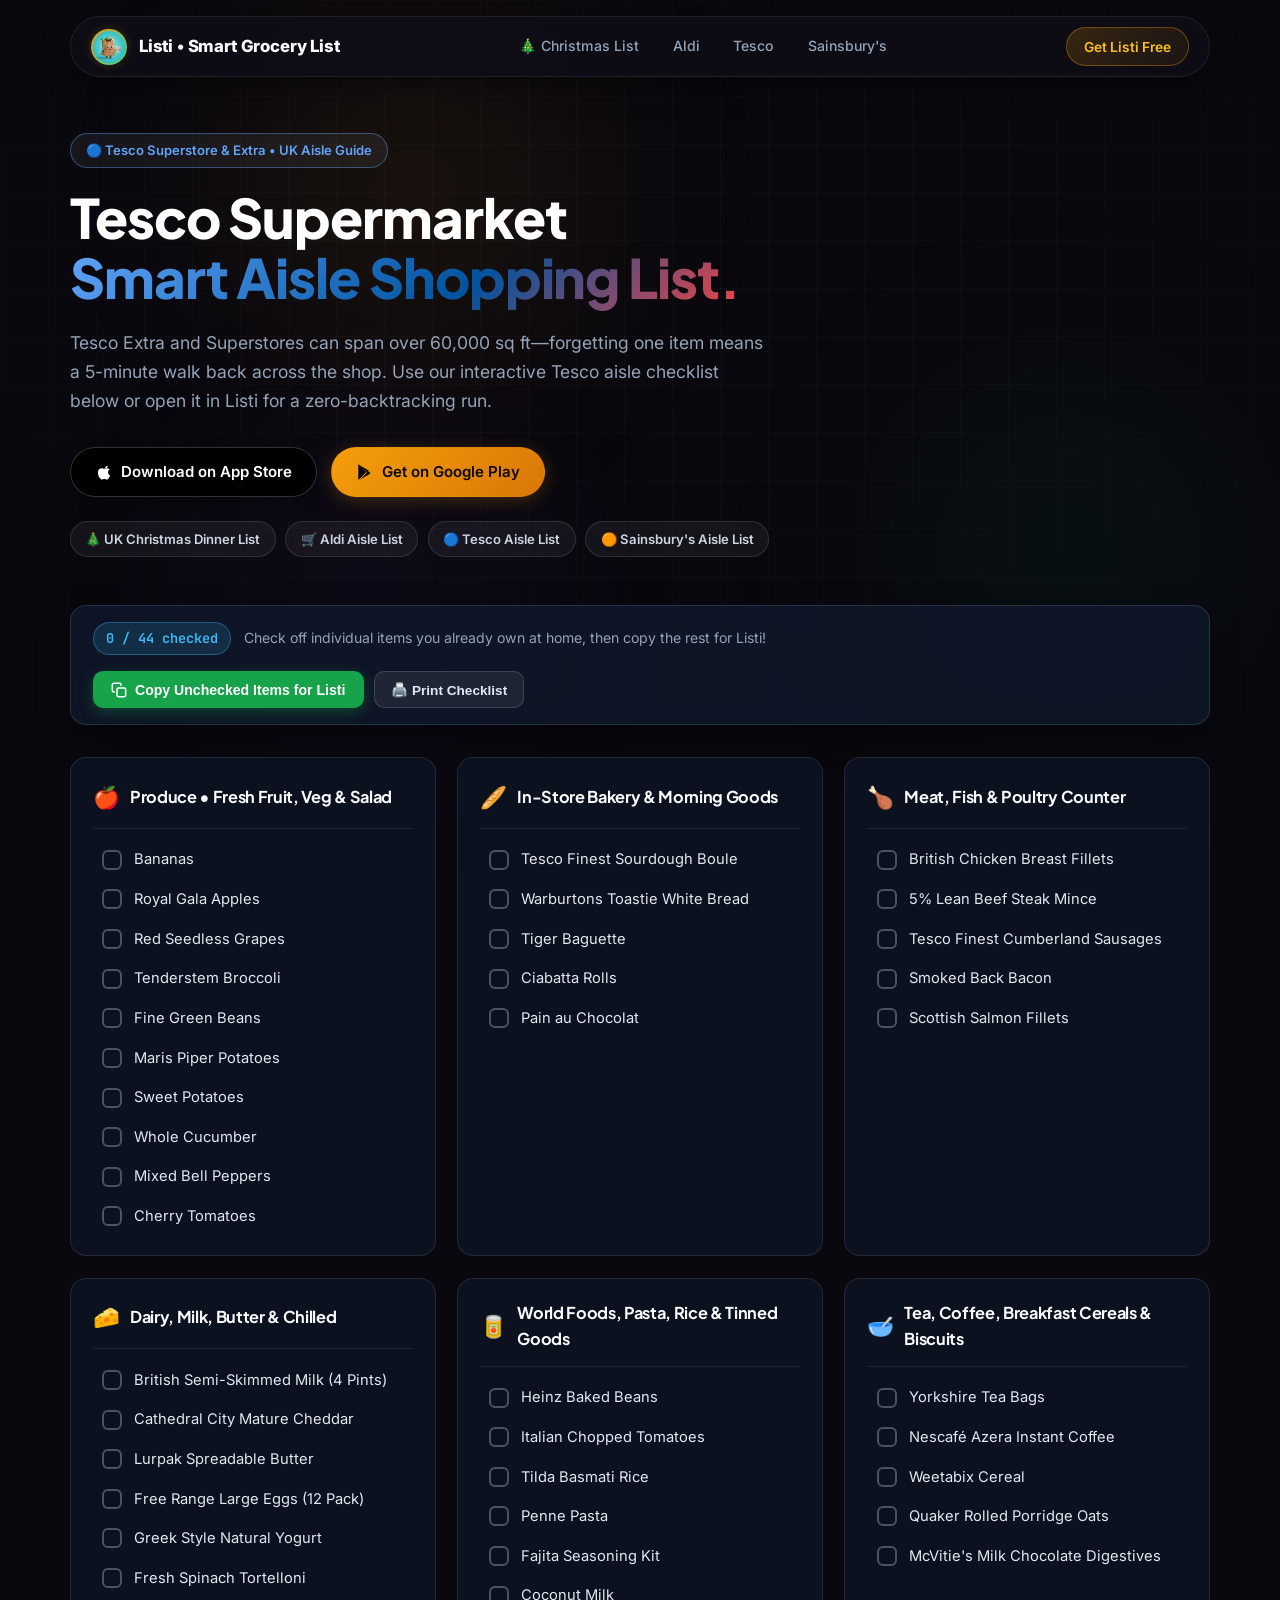
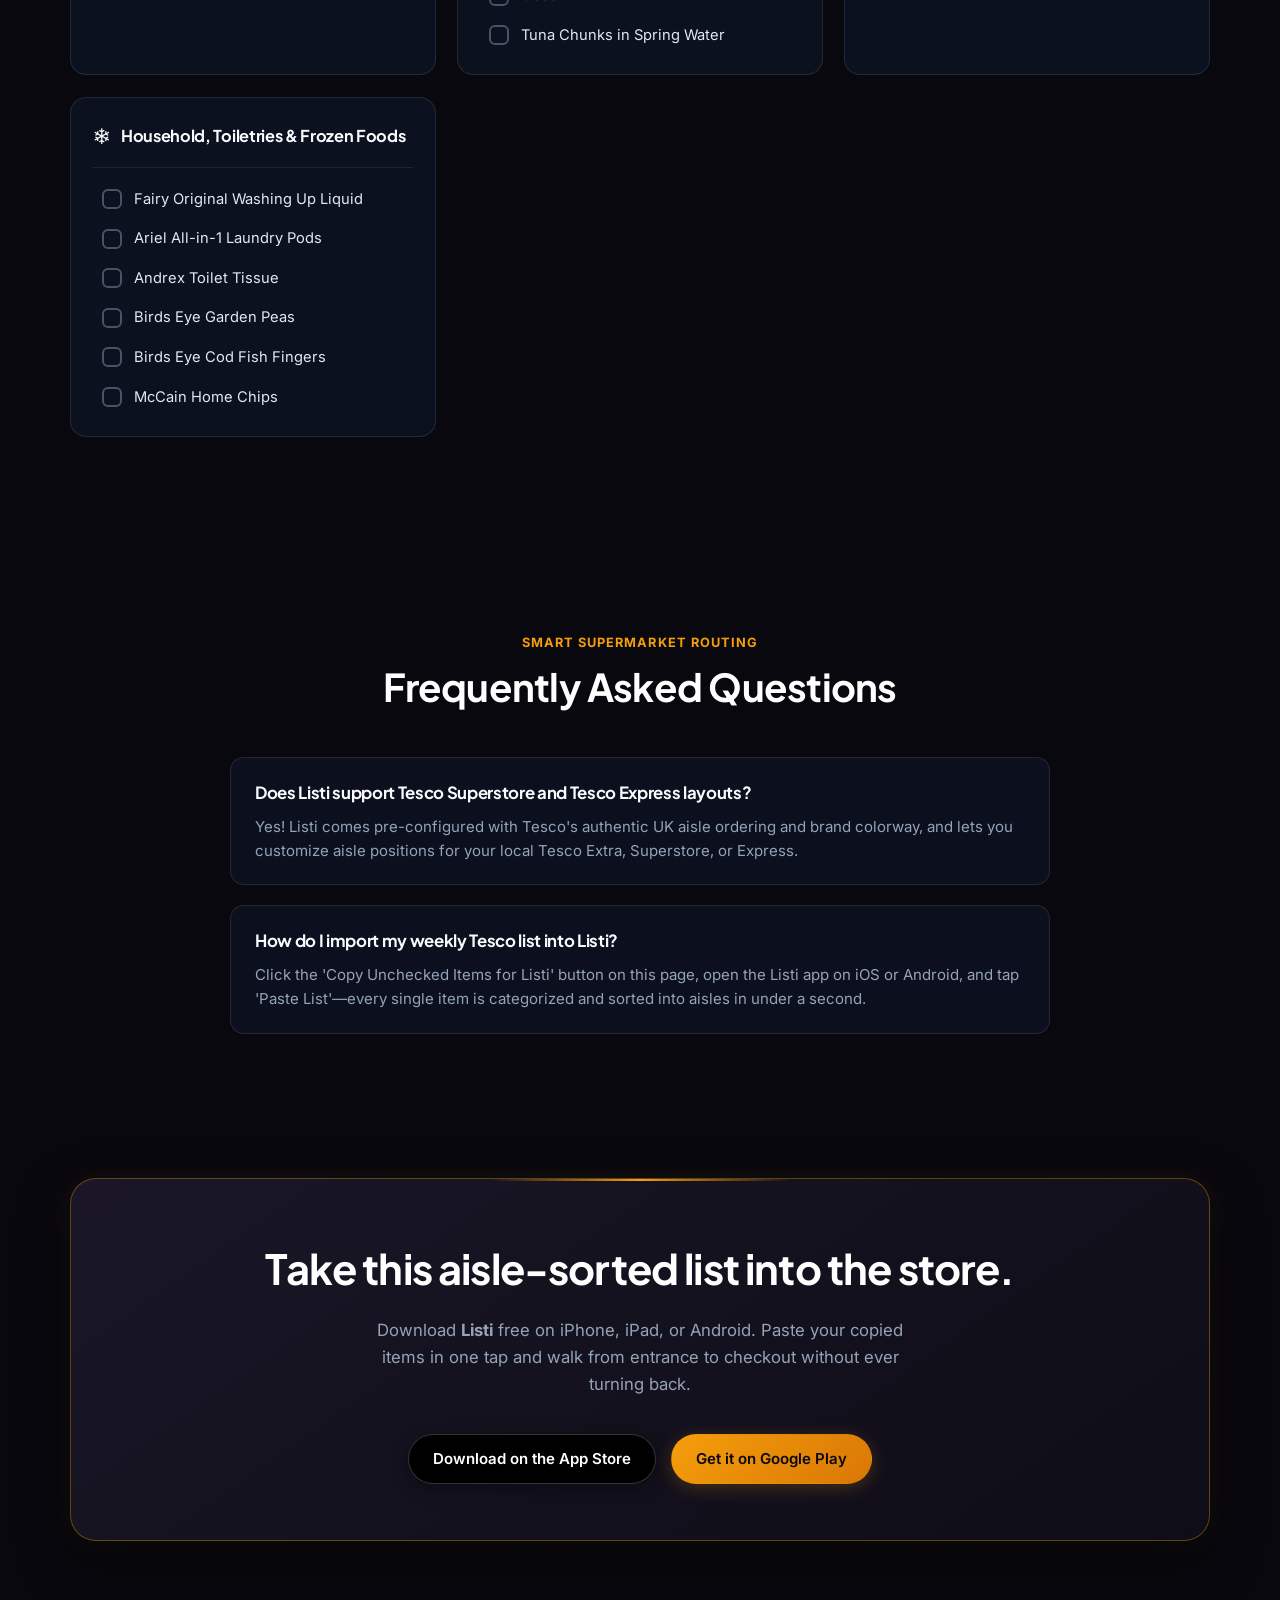
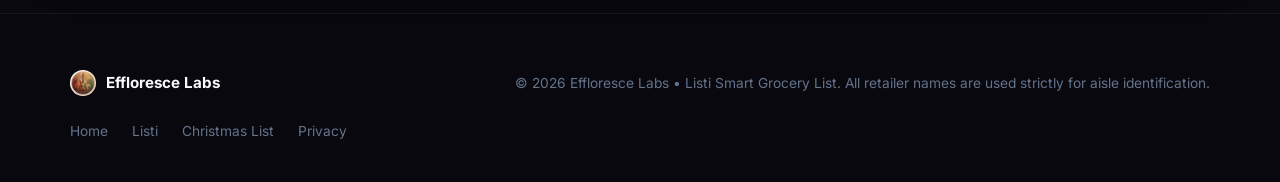
<file: listi/tesco-shopping-list/index.html>
<!doctype html>
<html lang="en-GB">
<head>
  <meta charset="UTF-8" />
  <meta name="viewport" content="width=device-width, initial-scale=1.0" />
  <meta name="description" content="Never backtrack across Tesco Extra or Superstore again. Interactive Tesco UK grocery list sorted by supermarket aisle order. Copy & paste straight into the free Listi app." />
  <meta name="theme-color" content="#00539F" />
  <link rel="canonical" href="https://efflorescelabs.com/listi/tesco-shopping-list/" />
  <title>Tesco Supermarket Aisle-by-Aisle Shopping List & Route Planner • Listi</title>

  <!-- Open Graph / Social / Pinterest Discovery -->
  <meta property="og:type" content="article" />
  <meta property="og:title" content="Tesco Supermarket Aisle-by-Aisle Shopping List & Route Planner • Listi" />
  <meta property="og:description" content="Never backtrack across Tesco Extra or Superstore again. Interactive Tesco UK grocery list sorted by supermarket aisle order. Copy & paste straight into the free Listi app." />
  <meta property="og:url" content="https://efflorescelabs.com/listi/tesco-shopping-list/" />
  <meta property="og:image" content="https://efflorescelabs.com/assets/listi-icon.png" />

  <link rel="preconnect" href="https://fonts.googleapis.com" />
  <link rel="preconnect" href="https://fonts.gstatic.com" crossorigin />
  <link href="https://fonts.googleapis.com/css2?family=Inter:wght@400;500;600;700&family=JetBrains+Mono:wght@500;600&family=Plus+Jakarta+Sans:wght@600;700;800&display=swap" rel="stylesheet" />

  <link rel="stylesheet" href="/styles.css?v=20261106a" />
  <link rel="icon" type="image/png" href="/assets/listi-icon.png" />

  <script type="application/ld+json">
{
  "@context": "https://schema.org",
  "@type": "ItemList",
  "name": "Tesco Supermarket Aisle-by-Aisle Shopping List & Route Planner \u2022 Listi",
  "description": "Never backtrack across Tesco Extra or Superstore again. Interactive Tesco UK grocery list sorted by supermarket aisle order. Copy & paste straight into the free Listi app.",
  "itemListOrder": "https://schema.org/ItemListOrderAscending",
  "numberOfItems": 44,
  "itemListElement": [
    {
      "@type": "ListItem",
      "position": 1,
      "name": "Bananas"
    },
    {
      "@type": "ListItem",
      "position": 2,
      "name": "Royal Gala Apples"
    },
    {
      "@type": "ListItem",
      "position": 3,
      "name": "Red Seedless Grapes"
    },
    {
      "@type": "ListItem",
      "position": 4,
      "name": "Tenderstem Broccoli"
    },
    {
      "@type": "ListItem",
      "position": 5,
      "name": "Fine Green Beans"
    },
    {
      "@type": "ListItem",
      "position": 6,
      "name": "Maris Piper Potatoes"
    },
    {
      "@type": "ListItem",
      "position": 7,
      "name": "Sweet Potatoes"
    },
    {
      "@type": "ListItem",
      "position": 8,
      "name": "Whole Cucumber"
    },
    {
      "@type": "ListItem",
      "position": 9,
      "name": "Mixed Bell Peppers"
    },
    {
      "@type": "ListItem",
      "position": 10,
      "name": "Cherry Tomatoes"
    },
    {
      "@type": "ListItem",
      "position": 11,
      "name": "Tesco Finest Sourdough Boule"
    },
    {
      "@type": "ListItem",
      "position": 12,
      "name": "Warburtons Toastie White Bread"
    },
    {
      "@type": "ListItem",
      "position": 13,
      "name": "Tiger Baguette"
    },
    {
      "@type": "ListItem",
      "position": 14,
      "name": "Ciabatta Rolls"
    },
    {
      "@type": "ListItem",
      "position": 15,
      "name": "Pain au Chocolat"
    },
    {
      "@type": "ListItem",
      "position": 16,
      "name": "British Chicken Breast Fillets"
    },
    {
      "@type": "ListItem",
      "position": 17,
      "name": "5% Lean Beef Steak Mince"
    },
    {
      "@type": "ListItem",
      "position": 18,
      "name": "Tesco Finest Cumberland Sausages"
    },
    {
      "@type": "ListItem",
      "position": 19,
      "name": "Smoked Back Bacon"
    },
    {
      "@type": "ListItem",
      "position": 20,
      "name": "Scottish Salmon Fillets"
    },
    {
      "@type": "ListItem",
      "position": 21,
      "name": "British Semi-Skimmed Milk (4 Pints)"
    },
    {
      "@type": "ListItem",
      "position": 22,
      "name": "Cathedral City Mature Cheddar"
    },
    {
      "@type": "ListItem",
      "position": 23,
      "name": "Lurpak Spreadable Butter"
    },
    {
      "@type": "ListItem",
      "position": 24,
      "name": "Free Range Large Eggs (12 Pack)"
    },
    {
      "@type": "ListItem",
      "position": 25,
      "name": "Greek Style Natural Yogurt"
    },
    {
      "@type": "ListItem",
      "position": 26,
      "name": "Fresh Spinach Tortelloni"
    },
    {
      "@type": "ListItem",
      "position": 27,
      "name": "Heinz Baked Beans"
    },
    {
      "@type": "ListItem",
      "position": 28,
      "name": "Italian Chopped Tomatoes"
    },
    {
      "@type": "ListItem",
      "position": 29,
      "name": "Tilda Basmati Rice"
    },
    {
      "@type": "ListItem",
      "position": 30,
      "name": "Penne Pasta"
    },
    {
      "@type": "ListItem",
      "position": 31,
      "name": "Fajita Seasoning Kit"
    },
    {
      "@type": "ListItem",
      "position": 32,
      "name": "Coconut Milk"
    },
    {
      "@type": "ListItem",
      "position": 33,
      "name": "Tuna Chunks in Spring Water"
    },
    {
      "@type": "ListItem",
      "position": 34,
      "name": "Yorkshire Tea Bags"
    },
    {
      "@type": "ListItem",
      "position": 35,
      "name": "Nescaf\u00e9 Azera Instant Coffee"
    },
    {
      "@type": "ListItem",
      "position": 36,
      "name": "Weetabix Cereal"
    },
    {
      "@type": "ListItem",
      "position": 37,
      "name": "Quaker Rolled Porridge Oats"
    },
    {
      "@type": "ListItem",
      "position": 38,
      "name": "McVitie's Milk Chocolate Digestives"
    },
    {
      "@type": "ListItem",
      "position": 39,
      "name": "Fairy Original Washing Up Liquid"
    },
    {
      "@type": "ListItem",
      "position": 40,
      "name": "Ariel All-in-1 Laundry Pods"
    },
    {
      "@type": "ListItem",
      "position": 41,
      "name": "Andrex Toilet Tissue"
    },
    {
      "@type": "ListItem",
      "position": 42,
      "name": "Birds Eye Garden Peas"
    },
    {
      "@type": "ListItem",
      "position": 43,
      "name": "Birds Eye Cod Fish Fingers"
    },
    {
      "@type": "ListItem",
      "position": 44,
      "name": "McCain Home Chips"
    }
  ]
}
  </script>
  <script type="application/ld+json">
{
  "@context": "https://schema.org",
  "@type": "FAQPage",
  "mainEntity": [
    {
      "@type": "Question",
      "name": "Does Listi support Tesco Superstore and Tesco Express layouts?",
      "acceptedAnswer": {
        "@type": "Answer",
        "text": "Yes! Listi comes pre-configured with Tesco's authentic UK aisle ordering and brand colorway, and lets you customize aisle positions for your local Tesco Extra, Superstore, or Express."
      }
    },
    {
      "@type": "Question",
      "name": "How do I import my weekly Tesco list into Listi?",
      "acceptedAnswer": {
        "@type": "Answer",
        "text": "Click the 'Copy Unchecked Items for Listi' button on this page, open the Listi app on iOS or Android, and tap 'Paste List'\u2014every single item is categorized and sorted into aisles in under a second."
      }
    }
  ]
}
  </script>

  <style>
    .guide-badge {
      display: inline-flex;
      align-items: center;
      gap: 0.55rem;
      padding: 0.38rem 0.95rem;
      border-radius: 999px;
      background: rgba(255, 255, 255, 0.06);
      border: 1px solid #60a5fa66;
      color: #60a5fa;
      font-size: 0.82rem;
      font-weight: 600;
      margin-bottom: 1.25rem;
    }
    .text-guide-gradient {
      background: linear-gradient(135deg, #60a5fa 0%, #00539f 60%, #ef4444 100%);
      -webkit-background-clip: text;
      -webkit-text-fill-color: transparent;
    }
    .interactive-toolbar {
      position: sticky;
      top: 76px;
      z-index: 40;
      display: flex;
      flex-wrap: wrap;
      align-items: center;
      justify-content: space-between;
      gap: 1rem;
      padding: 1rem 1.35rem;
      margin-bottom: 2rem;
      border-radius: 16px;
      background: rgba(15, 23, 42, 0.88);
      backdrop-filter: blur(16px);
      border: 1px solid rgba(255, 255, 255, 0.12);
      box-shadow: 0 12px 32px rgba(0, 0, 0, 0.4);
    }
    .toolbar-progress {
      display: flex;
      align-items: center;
      gap: 0.85rem;
    }
    .progress-pill {
      font-family: 'JetBrains Mono', monospace;
      font-size: 0.85rem;
      font-weight: 600;
      padding: 0.3rem 0.75rem;
      border-radius: 999px;
      background: rgba(56, 189, 248, 0.15);
      color: #38bdf8;
      border: 1px solid rgba(56, 189, 248, 0.35);
    }
    .toolbar-actions {
      display: flex;
      flex-wrap: wrap;
      gap: 0.65rem;
    }
    .btn-copy-list {
      display: inline-flex;
      align-items: center;
      gap: 0.5rem;
      padding: 0.6rem 1.15rem;
      border-radius: 10px;
      font-size: 0.88rem;
      font-weight: 600;
      background: #16a34a;
      color: #ffffff;
      border: none;
      cursor: pointer;
      transition: all 0.2s ease;
      box-shadow: 0 4px 14px rgba(22, 163, 74, 0.35);
    }
    .btn-copy-list:hover {
      background: #15803d;
      transform: translateY(-1px);
    }
    .btn-print {
      display: inline-flex;
      align-items: center;
      gap: 0.45rem;
      padding: 0.6rem 1rem;
      border-radius: 10px;
      font-size: 0.85rem;
      font-weight: 600;
      background: rgba(255, 255, 255, 0.07);
      color: #e2e8f0;
      border: 1px solid rgba(255, 255, 255, 0.15);
      cursor: pointer;
    }
    .aisles-grid {
      display: grid;
      grid-template-columns: repeat(auto-fill, minmax(340px, 1fr));
      gap: 1.35rem;
      margin-bottom: 3rem;
    }
    .aisle-card {
      background: rgba(15, 23, 42, 0.65);
      border: 1px solid rgba(255, 255, 255, 0.1);
      border-radius: 16px;
      padding: 1.35rem;
      transition: border-color 0.2s ease;
    }
    .aisle-card:hover {
      border-color: rgba(56, 189, 248, 0.35);
    }
    .aisle-card-header {
      display: flex;
      align-items: center;
      gap: 0.65rem;
      padding-bottom: 0.85rem;
      margin-bottom: 0.85rem;
      border-bottom: 1px solid rgba(255, 255, 255, 0.08);
    }
    .aisle-emoji {
      font-size: 1.35rem;
    }
    .aisle-card-header h3 {
      font-size: 1.02rem;
      font-weight: 700;
      color: #f8fafc;
      margin: 0;
    }
    .aisle-items {
      display: flex;
      flex-direction: column;
      gap: 0.35rem;
    }
    .checklist-row {
      display: flex;
      align-items: center;
      gap: 0.75rem;
      padding: 0.42rem 0.6rem;
      border-radius: 8px;
      cursor: pointer;
      user-select: none;
      transition: background 0.15s ease;
    }
    .checklist-row:hover {
      background: rgba(255, 255, 255, 0.04);
    }
    .checklist-cb {
      display: none;
    }
    .custom-cb {
      width: 20px;
      height: 20px;
      border-radius: 6px;
      border: 2px solid rgba(148, 163, 184, 0.45);
      display: inline-flex;
      align-items: center;
      justify-content: center;
      color: transparent;
      flex-shrink: 0;
      transition: all 0.15s ease;
    }
    .checklist-cb:checked + .custom-cb {
      background: #16a34a;
      border-color: #16a34a;
      color: #ffffff;
    }
    .checklist-cb:checked ~ .checklist-label {
      text-decoration: line-through;
      color: #64748b;
    }
    .checklist-label {
      font-size: 0.92rem;
      color: #e2e8f0;
      line-height: 1.4;
    }
    .faq-grid {
      display: grid;
      gap: 1.25rem;
      max-width: 820px;
      margin: 0 auto;
    }
    .faq-item {
      background: rgba(15, 23, 42, 0.6);
      border: 1px solid rgba(255, 255, 255, 0.1);
      border-radius: 14px;
      padding: 1.35rem 1.5rem;
    }
    .faq-item h4 {
      font-size: 1.05rem;
      color: #f8fafc;
      margin: 0 0 0.5rem 0;
    }
    .faq-item p {
      font-size: 0.94rem;
      color: #94a3b8;
      margin: 0;
      line-height: 1.6;
    }
    .guide-nav-pills {
      display: flex;
      flex-wrap: wrap;
      gap: 0.6rem;
      margin-top: 1.5rem;
    }
    .guide-nav-pill {
      padding: 0.4rem 0.9rem;
      border-radius: 999px;
      font-size: 0.82rem;
      font-weight: 600;
      background: rgba(255, 255, 255, 0.05);
      border: 1px solid rgba(255, 255, 255, 0.12);
      color: #cbd5e1;
      text-decoration: none;
      transition: all 0.15s ease;
    }
    .guide-nav-pill:hover {
      border-color: #38bdf8;
      color: #ffffff;
    }
    @media print {
      .site-header, .site-footer, .interactive-toolbar, .cta-row, .guide-nav-pills {
        display: none !important;
      }
      body {
        background: #ffffff !important;
        color: #000000 !important;
      }
      .aisle-card {
        border: 1px solid #cccccc !important;
        break-inside: avoid;
      }
      .checklist-label, .aisle-card-header h3 {
        color: #000000 !important;
      }
    }
  </style>
</head>
<body>
  <div class="bg-ambient" aria-hidden="true">
    <div class="glow-orb glow-1"></div>
    <div class="glow-orb glow-2"></div>
    <div class="glow-orb glow-3"></div>
    <div class="grid-overlay"></div>
  </div>

  <header class="site-header">
    <div class="container">
      <div class="nav-wrap">
        <a class="brand" href="/listi/" aria-label="Listi Home">
          <div class="brand-logo-wrap">
            <img src="/assets/listi-icon.png" alt="Listi Logo" class="brand-logo" width="32" height="32" />
          </div>
          <span>Listi • Smart Grocery List</span>
        </a>
        <nav class="nav-links" aria-label="Supermarket Guides">
          <a class="nav-link" href="/listi/christmas-shopping-list/">🎄 Christmas List</a>
          <a class="nav-link" href="/listi/aldi-shopping-list/">Aldi</a>
          <a class="nav-link" href="/listi/tesco-shopping-list/">Tesco</a>
          <a class="nav-link" href="/listi/sainsburys-shopping-list/">Sainsbury's</a>
        </nav>
        <a class="nav-cta" href="https://apps.apple.com/app/id6828776625" target="_blank" rel="noopener noreferrer">Get Listi Free</a>
      </div>
    </div>
  </header>

  <main>
    <section class="hero" style="padding-bottom: 2rem;">
      <div class="container">
        <div style="max-width: 820px;">
          <div class="guide-badge">
            <span>🔵 Tesco Superstore & Extra • UK Aisle Guide</span>
          </div>

          <h1 class="hero-title" style="font-size: clamp(2.1rem, 4.5vw, 3.4rem);">
            Tesco Supermarket<br />
            <span class="text-guide-gradient">Smart Aisle Shopping List.</span>
          </h1>

          <p class="hero-lead" style="max-width: 700px;">
            Tesco Extra and Superstores can span over 60,000 sq ft—forgetting one item means a 5-minute walk back across the shop. Use our interactive Tesco aisle checklist below or open it in Listi for a zero-backtracking run.
          </p>

          <div class="cta-row" style="flex-wrap: wrap; margin-bottom: 1.25rem;">
            <a class="btn btn-apple" href="https://apps.apple.com/app/id6828776625" target="_blank" rel="noopener noreferrer">
              <svg width="18" height="18" viewBox="0 0 24 24" fill="currentColor" aria-hidden="true"><path d="M18.71 19.5c-.83 1.24-1.71 2.45-3.05 2.47-1.34.03-1.77-.79-3.29-.79-1.53 0-2 .77-3.27.82-1.31.05-2.3-1.32-3.14-2.53C4.25 17 2.94 12.45 4.7 9.39c.87-1.52 2.43-2.48 4.12-2.51 1.28-.02 2.5.87 3.29.87.78 0 2.26-1.07 3.81-.91.65.03 2.47.26 3.64 1.98-.09.06-2.17 1.28-2.15 3.81.03 3.02 2.65 4.03 2.68 4.04-.03.07-.42 1.44-1.38 2.83M15.97 6.37c.62-.75 1.04-1.8 0.92-2.85-.9.04-2 .6-2.65 1.35-.58.66-1.09 1.73-.95 2.76 1 .08 2.06-.51 2.68-1.26z"/></svg>
              <span>Download on App Store</span>
            </a>
            <a class="btn btn-primary" href="https://play.google.com/store/apps/details?id=com.efflorescelabs.listi" target="_blank" rel="noopener noreferrer">
              <svg width="18" height="18" viewBox="0 0 24 24" fill="currentColor" aria-hidden="true"><path d="M3.609 1.814L13.793 12 3.61 22.186a2.37 2.37 0 0 1-.61-.955V2.77c.14-.367.35-.694.61-.956zm11.24 11.242l2.316 2.315-11.83 6.76 9.514-9.075zm2.983-1.706c.642.368 1.05 1.05 1.05 1.804s-.408 1.436-1.05 1.804l-2.023 1.156-2.525-2.525 2.525-2.525 2.023 1.156zM5.335 3.185l11.83 6.76-2.316 2.316L5.335 3.185z"/></svg>
              <span>Get on Google Play</span>
            </a>
          </div>

          <div class="guide-nav-pills">
            <a class="guide-nav-pill" href="/listi/christmas-shopping-list/">🎄 UK Christmas Dinner List</a>
            <a class="guide-nav-pill" href="/listi/aldi-shopping-list/">🛒 Aldi Aisle List</a>
            <a class="guide-nav-pill" href="/listi/tesco-shopping-list/">🔵 Tesco Aisle List</a>
            <a class="guide-nav-pill" href="/listi/sainsburys-shopping-list/">🟠 Sainsbury's Aisle List</a>
          </div>
        </div>
      </div>
    </section>

    <!-- Interactive Checklist Section -->
    <section class="section" style="padding-top: 1rem;">
      <div class="container">
        <div class="interactive-toolbar">
          <div class="toolbar-progress">
            <span class="progress-pill" id="progress-counter">0 / 44 checked</span>
            <span style="font-size: 0.88rem; color: #94a3b8;">Check off individual items you already own at home, then copy the rest for Listi!</span>
          </div>
          <div class="toolbar-actions">
            <button type="button" class="btn-copy-list" id="copy-btn" onclick="copyForListi()">
              <svg width="16" height="16" viewBox="0 0 24 24" fill="none" stroke="currentColor" stroke-width="2.3" stroke-linecap="round" stroke-linejoin="round"><rect x="9" y="9" width="13" height="13" rx="2" ry="2"></rect><path d="M5 15H4a2 2 0 0 1-2-2V4a2 2 0 0 1 2-2h9a2 2 0 0 1 2 2v1"></path></svg>
              <span id="copy-btn-text">Copy Unchecked Items for Listi</span>
            </button>
            <button type="button" class="btn-print" onclick="window.print()">
              🖨️ Print Checklist
            </button>
          </div>
        </div>

        <div class="aisles-grid">
          
          <div class="aisle-card">
            <div class="aisle-card-header">
              <span class="aisle-emoji">🍎</span>
              <h3>Produce • Fresh Fruit, Veg & Salad</h3>
            </div>
            <div class="aisle-items">
              
              <label class="checklist-row" for="item-1">
                <input type="checkbox" id="item-1" class="checklist-cb" data-item="Bananas" onchange="updateChecklistProgress()" />
                <span class="custom-cb">
                  <svg width="13" height="13" viewBox="0 0 24 24" fill="none" stroke="currentColor" stroke-width="3" stroke-linecap="round" stroke-linejoin="round"><polyline points="20 6 9 17 4 12"></polyline></svg>
                </span>
                <span class="checklist-label">Bananas</span>
              </label>
              <label class="checklist-row" for="item-2">
                <input type="checkbox" id="item-2" class="checklist-cb" data-item="Royal Gala Apples" onchange="updateChecklistProgress()" />
                <span class="custom-cb">
                  <svg width="13" height="13" viewBox="0 0 24 24" fill="none" stroke="currentColor" stroke-width="3" stroke-linecap="round" stroke-linejoin="round"><polyline points="20 6 9 17 4 12"></polyline></svg>
                </span>
                <span class="checklist-label">Royal Gala Apples</span>
              </label>
              <label class="checklist-row" for="item-3">
                <input type="checkbox" id="item-3" class="checklist-cb" data-item="Red Seedless Grapes" onchange="updateChecklistProgress()" />
                <span class="custom-cb">
                  <svg width="13" height="13" viewBox="0 0 24 24" fill="none" stroke="currentColor" stroke-width="3" stroke-linecap="round" stroke-linejoin="round"><polyline points="20 6 9 17 4 12"></polyline></svg>
                </span>
                <span class="checklist-label">Red Seedless Grapes</span>
              </label>
              <label class="checklist-row" for="item-4">
                <input type="checkbox" id="item-4" class="checklist-cb" data-item="Tenderstem Broccoli" onchange="updateChecklistProgress()" />
                <span class="custom-cb">
                  <svg width="13" height="13" viewBox="0 0 24 24" fill="none" stroke="currentColor" stroke-width="3" stroke-linecap="round" stroke-linejoin="round"><polyline points="20 6 9 17 4 12"></polyline></svg>
                </span>
                <span class="checklist-label">Tenderstem Broccoli</span>
              </label>
              <label class="checklist-row" for="item-5">
                <input type="checkbox" id="item-5" class="checklist-cb" data-item="Fine Green Beans" onchange="updateChecklistProgress()" />
                <span class="custom-cb">
                  <svg width="13" height="13" viewBox="0 0 24 24" fill="none" stroke="currentColor" stroke-width="3" stroke-linecap="round" stroke-linejoin="round"><polyline points="20 6 9 17 4 12"></polyline></svg>
                </span>
                <span class="checklist-label">Fine Green Beans</span>
              </label>
              <label class="checklist-row" for="item-6">
                <input type="checkbox" id="item-6" class="checklist-cb" data-item="Maris Piper Potatoes" onchange="updateChecklistProgress()" />
                <span class="custom-cb">
                  <svg width="13" height="13" viewBox="0 0 24 24" fill="none" stroke="currentColor" stroke-width="3" stroke-linecap="round" stroke-linejoin="round"><polyline points="20 6 9 17 4 12"></polyline></svg>
                </span>
                <span class="checklist-label">Maris Piper Potatoes</span>
              </label>
              <label class="checklist-row" for="item-7">
                <input type="checkbox" id="item-7" class="checklist-cb" data-item="Sweet Potatoes" onchange="updateChecklistProgress()" />
                <span class="custom-cb">
                  <svg width="13" height="13" viewBox="0 0 24 24" fill="none" stroke="currentColor" stroke-width="3" stroke-linecap="round" stroke-linejoin="round"><polyline points="20 6 9 17 4 12"></polyline></svg>
                </span>
                <span class="checklist-label">Sweet Potatoes</span>
              </label>
              <label class="checklist-row" for="item-8">
                <input type="checkbox" id="item-8" class="checklist-cb" data-item="Whole Cucumber" onchange="updateChecklistProgress()" />
                <span class="custom-cb">
                  <svg width="13" height="13" viewBox="0 0 24 24" fill="none" stroke="currentColor" stroke-width="3" stroke-linecap="round" stroke-linejoin="round"><polyline points="20 6 9 17 4 12"></polyline></svg>
                </span>
                <span class="checklist-label">Whole Cucumber</span>
              </label>
              <label class="checklist-row" for="item-9">
                <input type="checkbox" id="item-9" class="checklist-cb" data-item="Mixed Bell Peppers" onchange="updateChecklistProgress()" />
                <span class="custom-cb">
                  <svg width="13" height="13" viewBox="0 0 24 24" fill="none" stroke="currentColor" stroke-width="3" stroke-linecap="round" stroke-linejoin="round"><polyline points="20 6 9 17 4 12"></polyline></svg>
                </span>
                <span class="checklist-label">Mixed Bell Peppers</span>
              </label>
              <label class="checklist-row" for="item-10">
                <input type="checkbox" id="item-10" class="checklist-cb" data-item="Cherry Tomatoes" onchange="updateChecklistProgress()" />
                <span class="custom-cb">
                  <svg width="13" height="13" viewBox="0 0 24 24" fill="none" stroke="currentColor" stroke-width="3" stroke-linecap="round" stroke-linejoin="round"><polyline points="20 6 9 17 4 12"></polyline></svg>
                </span>
                <span class="checklist-label">Cherry Tomatoes</span>
              </label>
            </div>
          </div>
          <div class="aisle-card">
            <div class="aisle-card-header">
              <span class="aisle-emoji">🥖</span>
              <h3>In-Store Bakery & Morning Goods</h3>
            </div>
            <div class="aisle-items">
              
              <label class="checklist-row" for="item-11">
                <input type="checkbox" id="item-11" class="checklist-cb" data-item="Tesco Finest Sourdough Boule" onchange="updateChecklistProgress()" />
                <span class="custom-cb">
                  <svg width="13" height="13" viewBox="0 0 24 24" fill="none" stroke="currentColor" stroke-width="3" stroke-linecap="round" stroke-linejoin="round"><polyline points="20 6 9 17 4 12"></polyline></svg>
                </span>
                <span class="checklist-label">Tesco Finest Sourdough Boule</span>
              </label>
              <label class="checklist-row" for="item-12">
                <input type="checkbox" id="item-12" class="checklist-cb" data-item="Warburtons Toastie White Bread" onchange="updateChecklistProgress()" />
                <span class="custom-cb">
                  <svg width="13" height="13" viewBox="0 0 24 24" fill="none" stroke="currentColor" stroke-width="3" stroke-linecap="round" stroke-linejoin="round"><polyline points="20 6 9 17 4 12"></polyline></svg>
                </span>
                <span class="checklist-label">Warburtons Toastie White Bread</span>
              </label>
              <label class="checklist-row" for="item-13">
                <input type="checkbox" id="item-13" class="checklist-cb" data-item="Tiger Baguette" onchange="updateChecklistProgress()" />
                <span class="custom-cb">
                  <svg width="13" height="13" viewBox="0 0 24 24" fill="none" stroke="currentColor" stroke-width="3" stroke-linecap="round" stroke-linejoin="round"><polyline points="20 6 9 17 4 12"></polyline></svg>
                </span>
                <span class="checklist-label">Tiger Baguette</span>
              </label>
              <label class="checklist-row" for="item-14">
                <input type="checkbox" id="item-14" class="checklist-cb" data-item="Ciabatta Rolls" onchange="updateChecklistProgress()" />
                <span class="custom-cb">
                  <svg width="13" height="13" viewBox="0 0 24 24" fill="none" stroke="currentColor" stroke-width="3" stroke-linecap="round" stroke-linejoin="round"><polyline points="20 6 9 17 4 12"></polyline></svg>
                </span>
                <span class="checklist-label">Ciabatta Rolls</span>
              </label>
              <label class="checklist-row" for="item-15">
                <input type="checkbox" id="item-15" class="checklist-cb" data-item="Pain au Chocolat" onchange="updateChecklistProgress()" />
                <span class="custom-cb">
                  <svg width="13" height="13" viewBox="0 0 24 24" fill="none" stroke="currentColor" stroke-width="3" stroke-linecap="round" stroke-linejoin="round"><polyline points="20 6 9 17 4 12"></polyline></svg>
                </span>
                <span class="checklist-label">Pain au Chocolat</span>
              </label>
            </div>
          </div>
          <div class="aisle-card">
            <div class="aisle-card-header">
              <span class="aisle-emoji">🍗</span>
              <h3>Meat, Fish & Poultry Counter</h3>
            </div>
            <div class="aisle-items">
              
              <label class="checklist-row" for="item-16">
                <input type="checkbox" id="item-16" class="checklist-cb" data-item="British Chicken Breast Fillets" onchange="updateChecklistProgress()" />
                <span class="custom-cb">
                  <svg width="13" height="13" viewBox="0 0 24 24" fill="none" stroke="currentColor" stroke-width="3" stroke-linecap="round" stroke-linejoin="round"><polyline points="20 6 9 17 4 12"></polyline></svg>
                </span>
                <span class="checklist-label">British Chicken Breast Fillets</span>
              </label>
              <label class="checklist-row" for="item-17">
                <input type="checkbox" id="item-17" class="checklist-cb" data-item="5% Lean Beef Steak Mince" onchange="updateChecklistProgress()" />
                <span class="custom-cb">
                  <svg width="13" height="13" viewBox="0 0 24 24" fill="none" stroke="currentColor" stroke-width="3" stroke-linecap="round" stroke-linejoin="round"><polyline points="20 6 9 17 4 12"></polyline></svg>
                </span>
                <span class="checklist-label">5% Lean Beef Steak Mince</span>
              </label>
              <label class="checklist-row" for="item-18">
                <input type="checkbox" id="item-18" class="checklist-cb" data-item="Tesco Finest Cumberland Sausages" onchange="updateChecklistProgress()" />
                <span class="custom-cb">
                  <svg width="13" height="13" viewBox="0 0 24 24" fill="none" stroke="currentColor" stroke-width="3" stroke-linecap="round" stroke-linejoin="round"><polyline points="20 6 9 17 4 12"></polyline></svg>
                </span>
                <span class="checklist-label">Tesco Finest Cumberland Sausages</span>
              </label>
              <label class="checklist-row" for="item-19">
                <input type="checkbox" id="item-19" class="checklist-cb" data-item="Smoked Back Bacon" onchange="updateChecklistProgress()" />
                <span class="custom-cb">
                  <svg width="13" height="13" viewBox="0 0 24 24" fill="none" stroke="currentColor" stroke-width="3" stroke-linecap="round" stroke-linejoin="round"><polyline points="20 6 9 17 4 12"></polyline></svg>
                </span>
                <span class="checklist-label">Smoked Back Bacon</span>
              </label>
              <label class="checklist-row" for="item-20">
                <input type="checkbox" id="item-20" class="checklist-cb" data-item="Scottish Salmon Fillets" onchange="updateChecklistProgress()" />
                <span class="custom-cb">
                  <svg width="13" height="13" viewBox="0 0 24 24" fill="none" stroke="currentColor" stroke-width="3" stroke-linecap="round" stroke-linejoin="round"><polyline points="20 6 9 17 4 12"></polyline></svg>
                </span>
                <span class="checklist-label">Scottish Salmon Fillets</span>
              </label>
            </div>
          </div>
          <div class="aisle-card">
            <div class="aisle-card-header">
              <span class="aisle-emoji">🧀</span>
              <h3>Dairy, Milk, Butter & Chilled</h3>
            </div>
            <div class="aisle-items">
              
              <label class="checklist-row" for="item-21">
                <input type="checkbox" id="item-21" class="checklist-cb" data-item="British Semi-Skimmed Milk (4 Pints)" onchange="updateChecklistProgress()" />
                <span class="custom-cb">
                  <svg width="13" height="13" viewBox="0 0 24 24" fill="none" stroke="currentColor" stroke-width="3" stroke-linecap="round" stroke-linejoin="round"><polyline points="20 6 9 17 4 12"></polyline></svg>
                </span>
                <span class="checklist-label">British Semi-Skimmed Milk (4 Pints)</span>
              </label>
              <label class="checklist-row" for="item-22">
                <input type="checkbox" id="item-22" class="checklist-cb" data-item="Cathedral City Mature Cheddar" onchange="updateChecklistProgress()" />
                <span class="custom-cb">
                  <svg width="13" height="13" viewBox="0 0 24 24" fill="none" stroke="currentColor" stroke-width="3" stroke-linecap="round" stroke-linejoin="round"><polyline points="20 6 9 17 4 12"></polyline></svg>
                </span>
                <span class="checklist-label">Cathedral City Mature Cheddar</span>
              </label>
              <label class="checklist-row" for="item-23">
                <input type="checkbox" id="item-23" class="checklist-cb" data-item="Lurpak Spreadable Butter" onchange="updateChecklistProgress()" />
                <span class="custom-cb">
                  <svg width="13" height="13" viewBox="0 0 24 24" fill="none" stroke="currentColor" stroke-width="3" stroke-linecap="round" stroke-linejoin="round"><polyline points="20 6 9 17 4 12"></polyline></svg>
                </span>
                <span class="checklist-label">Lurpak Spreadable Butter</span>
              </label>
              <label class="checklist-row" for="item-24">
                <input type="checkbox" id="item-24" class="checklist-cb" data-item="Free Range Large Eggs (12 Pack)" onchange="updateChecklistProgress()" />
                <span class="custom-cb">
                  <svg width="13" height="13" viewBox="0 0 24 24" fill="none" stroke="currentColor" stroke-width="3" stroke-linecap="round" stroke-linejoin="round"><polyline points="20 6 9 17 4 12"></polyline></svg>
                </span>
                <span class="checklist-label">Free Range Large Eggs (12 Pack)</span>
              </label>
              <label class="checklist-row" for="item-25">
                <input type="checkbox" id="item-25" class="checklist-cb" data-item="Greek Style Natural Yogurt" onchange="updateChecklistProgress()" />
                <span class="custom-cb">
                  <svg width="13" height="13" viewBox="0 0 24 24" fill="none" stroke="currentColor" stroke-width="3" stroke-linecap="round" stroke-linejoin="round"><polyline points="20 6 9 17 4 12"></polyline></svg>
                </span>
                <span class="checklist-label">Greek Style Natural Yogurt</span>
              </label>
              <label class="checklist-row" for="item-26">
                <input type="checkbox" id="item-26" class="checklist-cb" data-item="Fresh Spinach Tortelloni" onchange="updateChecklistProgress()" />
                <span class="custom-cb">
                  <svg width="13" height="13" viewBox="0 0 24 24" fill="none" stroke="currentColor" stroke-width="3" stroke-linecap="round" stroke-linejoin="round"><polyline points="20 6 9 17 4 12"></polyline></svg>
                </span>
                <span class="checklist-label">Fresh Spinach Tortelloni</span>
              </label>
            </div>
          </div>
          <div class="aisle-card">
            <div class="aisle-card-header">
              <span class="aisle-emoji">🥫</span>
              <h3>World Foods, Pasta, Rice & Tinned Goods</h3>
            </div>
            <div class="aisle-items">
              
              <label class="checklist-row" for="item-27">
                <input type="checkbox" id="item-27" class="checklist-cb" data-item="Heinz Baked Beans" onchange="updateChecklistProgress()" />
                <span class="custom-cb">
                  <svg width="13" height="13" viewBox="0 0 24 24" fill="none" stroke="currentColor" stroke-width="3" stroke-linecap="round" stroke-linejoin="round"><polyline points="20 6 9 17 4 12"></polyline></svg>
                </span>
                <span class="checklist-label">Heinz Baked Beans</span>
              </label>
              <label class="checklist-row" for="item-28">
                <input type="checkbox" id="item-28" class="checklist-cb" data-item="Italian Chopped Tomatoes" onchange="updateChecklistProgress()" />
                <span class="custom-cb">
                  <svg width="13" height="13" viewBox="0 0 24 24" fill="none" stroke="currentColor" stroke-width="3" stroke-linecap="round" stroke-linejoin="round"><polyline points="20 6 9 17 4 12"></polyline></svg>
                </span>
                <span class="checklist-label">Italian Chopped Tomatoes</span>
              </label>
              <label class="checklist-row" for="item-29">
                <input type="checkbox" id="item-29" class="checklist-cb" data-item="Tilda Basmati Rice" onchange="updateChecklistProgress()" />
                <span class="custom-cb">
                  <svg width="13" height="13" viewBox="0 0 24 24" fill="none" stroke="currentColor" stroke-width="3" stroke-linecap="round" stroke-linejoin="round"><polyline points="20 6 9 17 4 12"></polyline></svg>
                </span>
                <span class="checklist-label">Tilda Basmati Rice</span>
              </label>
              <label class="checklist-row" for="item-30">
                <input type="checkbox" id="item-30" class="checklist-cb" data-item="Penne Pasta" onchange="updateChecklistProgress()" />
                <span class="custom-cb">
                  <svg width="13" height="13" viewBox="0 0 24 24" fill="none" stroke="currentColor" stroke-width="3" stroke-linecap="round" stroke-linejoin="round"><polyline points="20 6 9 17 4 12"></polyline></svg>
                </span>
                <span class="checklist-label">Penne Pasta</span>
              </label>
              <label class="checklist-row" for="item-31">
                <input type="checkbox" id="item-31" class="checklist-cb" data-item="Fajita Seasoning Kit" onchange="updateChecklistProgress()" />
                <span class="custom-cb">
                  <svg width="13" height="13" viewBox="0 0 24 24" fill="none" stroke="currentColor" stroke-width="3" stroke-linecap="round" stroke-linejoin="round"><polyline points="20 6 9 17 4 12"></polyline></svg>
                </span>
                <span class="checklist-label">Fajita Seasoning Kit</span>
              </label>
              <label class="checklist-row" for="item-32">
                <input type="checkbox" id="item-32" class="checklist-cb" data-item="Coconut Milk" onchange="updateChecklistProgress()" />
                <span class="custom-cb">
                  <svg width="13" height="13" viewBox="0 0 24 24" fill="none" stroke="currentColor" stroke-width="3" stroke-linecap="round" stroke-linejoin="round"><polyline points="20 6 9 17 4 12"></polyline></svg>
                </span>
                <span class="checklist-label">Coconut Milk</span>
              </label>
              <label class="checklist-row" for="item-33">
                <input type="checkbox" id="item-33" class="checklist-cb" data-item="Tuna Chunks in Spring Water" onchange="updateChecklistProgress()" />
                <span class="custom-cb">
                  <svg width="13" height="13" viewBox="0 0 24 24" fill="none" stroke="currentColor" stroke-width="3" stroke-linecap="round" stroke-linejoin="round"><polyline points="20 6 9 17 4 12"></polyline></svg>
                </span>
                <span class="checklist-label">Tuna Chunks in Spring Water</span>
              </label>
            </div>
          </div>
          <div class="aisle-card">
            <div class="aisle-card-header">
              <span class="aisle-emoji">🥣</span>
              <h3>Tea, Coffee, Breakfast Cereals & Biscuits</h3>
            </div>
            <div class="aisle-items">
              
              <label class="checklist-row" for="item-34">
                <input type="checkbox" id="item-34" class="checklist-cb" data-item="Yorkshire Tea Bags" onchange="updateChecklistProgress()" />
                <span class="custom-cb">
                  <svg width="13" height="13" viewBox="0 0 24 24" fill="none" stroke="currentColor" stroke-width="3" stroke-linecap="round" stroke-linejoin="round"><polyline points="20 6 9 17 4 12"></polyline></svg>
                </span>
                <span class="checklist-label">Yorkshire Tea Bags</span>
              </label>
              <label class="checklist-row" for="item-35">
                <input type="checkbox" id="item-35" class="checklist-cb" data-item="Nescafé Azera Instant Coffee" onchange="updateChecklistProgress()" />
                <span class="custom-cb">
                  <svg width="13" height="13" viewBox="0 0 24 24" fill="none" stroke="currentColor" stroke-width="3" stroke-linecap="round" stroke-linejoin="round"><polyline points="20 6 9 17 4 12"></polyline></svg>
                </span>
                <span class="checklist-label">Nescafé Azera Instant Coffee</span>
              </label>
              <label class="checklist-row" for="item-36">
                <input type="checkbox" id="item-36" class="checklist-cb" data-item="Weetabix Cereal" onchange="updateChecklistProgress()" />
                <span class="custom-cb">
                  <svg width="13" height="13" viewBox="0 0 24 24" fill="none" stroke="currentColor" stroke-width="3" stroke-linecap="round" stroke-linejoin="round"><polyline points="20 6 9 17 4 12"></polyline></svg>
                </span>
                <span class="checklist-label">Weetabix Cereal</span>
              </label>
              <label class="checklist-row" for="item-37">
                <input type="checkbox" id="item-37" class="checklist-cb" data-item="Quaker Rolled Porridge Oats" onchange="updateChecklistProgress()" />
                <span class="custom-cb">
                  <svg width="13" height="13" viewBox="0 0 24 24" fill="none" stroke="currentColor" stroke-width="3" stroke-linecap="round" stroke-linejoin="round"><polyline points="20 6 9 17 4 12"></polyline></svg>
                </span>
                <span class="checklist-label">Quaker Rolled Porridge Oats</span>
              </label>
              <label class="checklist-row" for="item-38">
                <input type="checkbox" id="item-38" class="checklist-cb" data-item="McVitie's Milk Chocolate Digestives" onchange="updateChecklistProgress()" />
                <span class="custom-cb">
                  <svg width="13" height="13" viewBox="0 0 24 24" fill="none" stroke="currentColor" stroke-width="3" stroke-linecap="round" stroke-linejoin="round"><polyline points="20 6 9 17 4 12"></polyline></svg>
                </span>
                <span class="checklist-label">McVitie's Milk Chocolate Digestives</span>
              </label>
            </div>
          </div>
          <div class="aisle-card">
            <div class="aisle-card-header">
              <span class="aisle-emoji">❄️</span>
              <h3>Household, Toiletries & Frozen Foods</h3>
            </div>
            <div class="aisle-items">
              
              <label class="checklist-row" for="item-39">
                <input type="checkbox" id="item-39" class="checklist-cb" data-item="Fairy Original Washing Up Liquid" onchange="updateChecklistProgress()" />
                <span class="custom-cb">
                  <svg width="13" height="13" viewBox="0 0 24 24" fill="none" stroke="currentColor" stroke-width="3" stroke-linecap="round" stroke-linejoin="round"><polyline points="20 6 9 17 4 12"></polyline></svg>
                </span>
                <span class="checklist-label">Fairy Original Washing Up Liquid</span>
              </label>
              <label class="checklist-row" for="item-40">
                <input type="checkbox" id="item-40" class="checklist-cb" data-item="Ariel All-in-1 Laundry Pods" onchange="updateChecklistProgress()" />
                <span class="custom-cb">
                  <svg width="13" height="13" viewBox="0 0 24 24" fill="none" stroke="currentColor" stroke-width="3" stroke-linecap="round" stroke-linejoin="round"><polyline points="20 6 9 17 4 12"></polyline></svg>
                </span>
                <span class="checklist-label">Ariel All-in-1 Laundry Pods</span>
              </label>
              <label class="checklist-row" for="item-41">
                <input type="checkbox" id="item-41" class="checklist-cb" data-item="Andrex Toilet Tissue" onchange="updateChecklistProgress()" />
                <span class="custom-cb">
                  <svg width="13" height="13" viewBox="0 0 24 24" fill="none" stroke="currentColor" stroke-width="3" stroke-linecap="round" stroke-linejoin="round"><polyline points="20 6 9 17 4 12"></polyline></svg>
                </span>
                <span class="checklist-label">Andrex Toilet Tissue</span>
              </label>
              <label class="checklist-row" for="item-42">
                <input type="checkbox" id="item-42" class="checklist-cb" data-item="Birds Eye Garden Peas" onchange="updateChecklistProgress()" />
                <span class="custom-cb">
                  <svg width="13" height="13" viewBox="0 0 24 24" fill="none" stroke="currentColor" stroke-width="3" stroke-linecap="round" stroke-linejoin="round"><polyline points="20 6 9 17 4 12"></polyline></svg>
                </span>
                <span class="checklist-label">Birds Eye Garden Peas</span>
              </label>
              <label class="checklist-row" for="item-43">
                <input type="checkbox" id="item-43" class="checklist-cb" data-item="Birds Eye Cod Fish Fingers" onchange="updateChecklistProgress()" />
                <span class="custom-cb">
                  <svg width="13" height="13" viewBox="0 0 24 24" fill="none" stroke="currentColor" stroke-width="3" stroke-linecap="round" stroke-linejoin="round"><polyline points="20 6 9 17 4 12"></polyline></svg>
                </span>
                <span class="checklist-label">Birds Eye Cod Fish Fingers</span>
              </label>
              <label class="checklist-row" for="item-44">
                <input type="checkbox" id="item-44" class="checklist-cb" data-item="McCain Home Chips" onchange="updateChecklistProgress()" />
                <span class="custom-cb">
                  <svg width="13" height="13" viewBox="0 0 24 24" fill="none" stroke="currentColor" stroke-width="3" stroke-linecap="round" stroke-linejoin="round"><polyline points="20 6 9 17 4 12"></polyline></svg>
                </span>
                <span class="checklist-label">McCain Home Chips</span>
              </label>
            </div>
          </div>
        </div>
      </div>
    </section>

    <!-- FAQ Section for Google Rich Snippets -->
    <section class="section">
      <div class="container">
        <div class="section-header">
          <span class="section-eyebrow">Smart Supermarket Routing</span>
          <h2 class="section-title">Frequently Asked Questions</h2>
        </div>
        <div class="faq-grid">
          
          <div class="faq-item">
            <h4>Does Listi support Tesco Superstore and Tesco Express layouts?</h4>
            <p>Yes! Listi comes pre-configured with Tesco's authentic UK aisle ordering and brand colorway, and lets you customize aisle positions for your local Tesco Extra, Superstore, or Express.</p>
          </div>
          <div class="faq-item">
            <h4>How do I import my weekly Tesco list into Listi?</h4>
            <p>Click the 'Copy Unchecked Items for Listi' button on this page, open the Listi app on iOS or Android, and tap 'Paste List'—every single item is categorized and sorted into aisles in under a second.</p>
          </div>
        </div>
      </div>
    </section>

    <!-- Bottom App Conversion Banner -->
    <section class="section">
      <div class="container">
        <div class="contact-card">
          <h2 class="contact-title">Take this aisle-sorted list into the store.</h2>
          <p class="contact-subtitle">
            Download <strong>Listi</strong> free on iPhone, iPad, or Android. Paste your copied items in one tap and walk from entrance to checkout without ever turning back.
          </p>
          <div class="contact-actions" style="flex-wrap: wrap;">
            <a class="btn btn-apple" href="https://apps.apple.com/app/id6828776625" target="_blank" rel="noopener noreferrer">
              <span>Download on the App Store</span>
            </a>
            <a class="btn btn-primary" href="https://play.google.com/store/apps/details?id=com.efflorescelabs.listi" target="_blank" rel="noopener noreferrer">
              <span>Get it on Google Play</span>
            </a>
          </div>
        </div>
      </div>
    </section>
  </main>

  <footer class="site-footer">
    <div class="container footer-grid">
      <div class="footer-brand">
        <img src="/assets/icon.png" alt="Effloresce Labs" class="footer-logo" width="26" height="26" loading="lazy" />
        <span>Effloresce Labs</span>
      </div>
      <p class="footer-copy">
        © <span id="year"></span> Effloresce Labs • Listi Smart Grocery List. All retailer names are used strictly for aisle identification.
      </p>
      <div class="footer-links">
        <a class="footer-link" href="/">Home</a>
        <a class="footer-link" href="/listi/">Listi</a>
        <a class="footer-link" href="/listi/christmas-shopping-list/">Christmas List</a>
        <a class="footer-link" href="/listi/privacy">Privacy</a>
      </div>
    </div>
  </footer>

  <script>
    document.getElementById('year').textContent = new Date().getFullYear();

    function updateChecklistProgress() {
      const boxes = document.querySelectorAll('.checklist-cb');
      const checked = document.querySelectorAll('.checklist-cb:checked');
      document.getElementById('progress-counter').textContent = checked.length + ' / ' + boxes.length + ' checked';
    }

    function copyForListi() {
      const unchecked = Array.from(document.querySelectorAll('.checklist-cb:not(:checked)'))
        .map(cb => cb.getAttribute('data-item'));
      const text = unchecked.join('\n');
      navigator.clipboard.writeText(text).then(() => {
        const btnText = document.getElementById('copy-btn-text');
        btnText.textContent = '✅ Copied ' + unchecked.length + ' items! Now tap Paste List in Listi';
        setTimeout(() => {
          btnText.textContent = 'Copy Unchecked Items for Listi';
        }, 4000);
      });
    }
  </script>
</body>
</html>
</file>
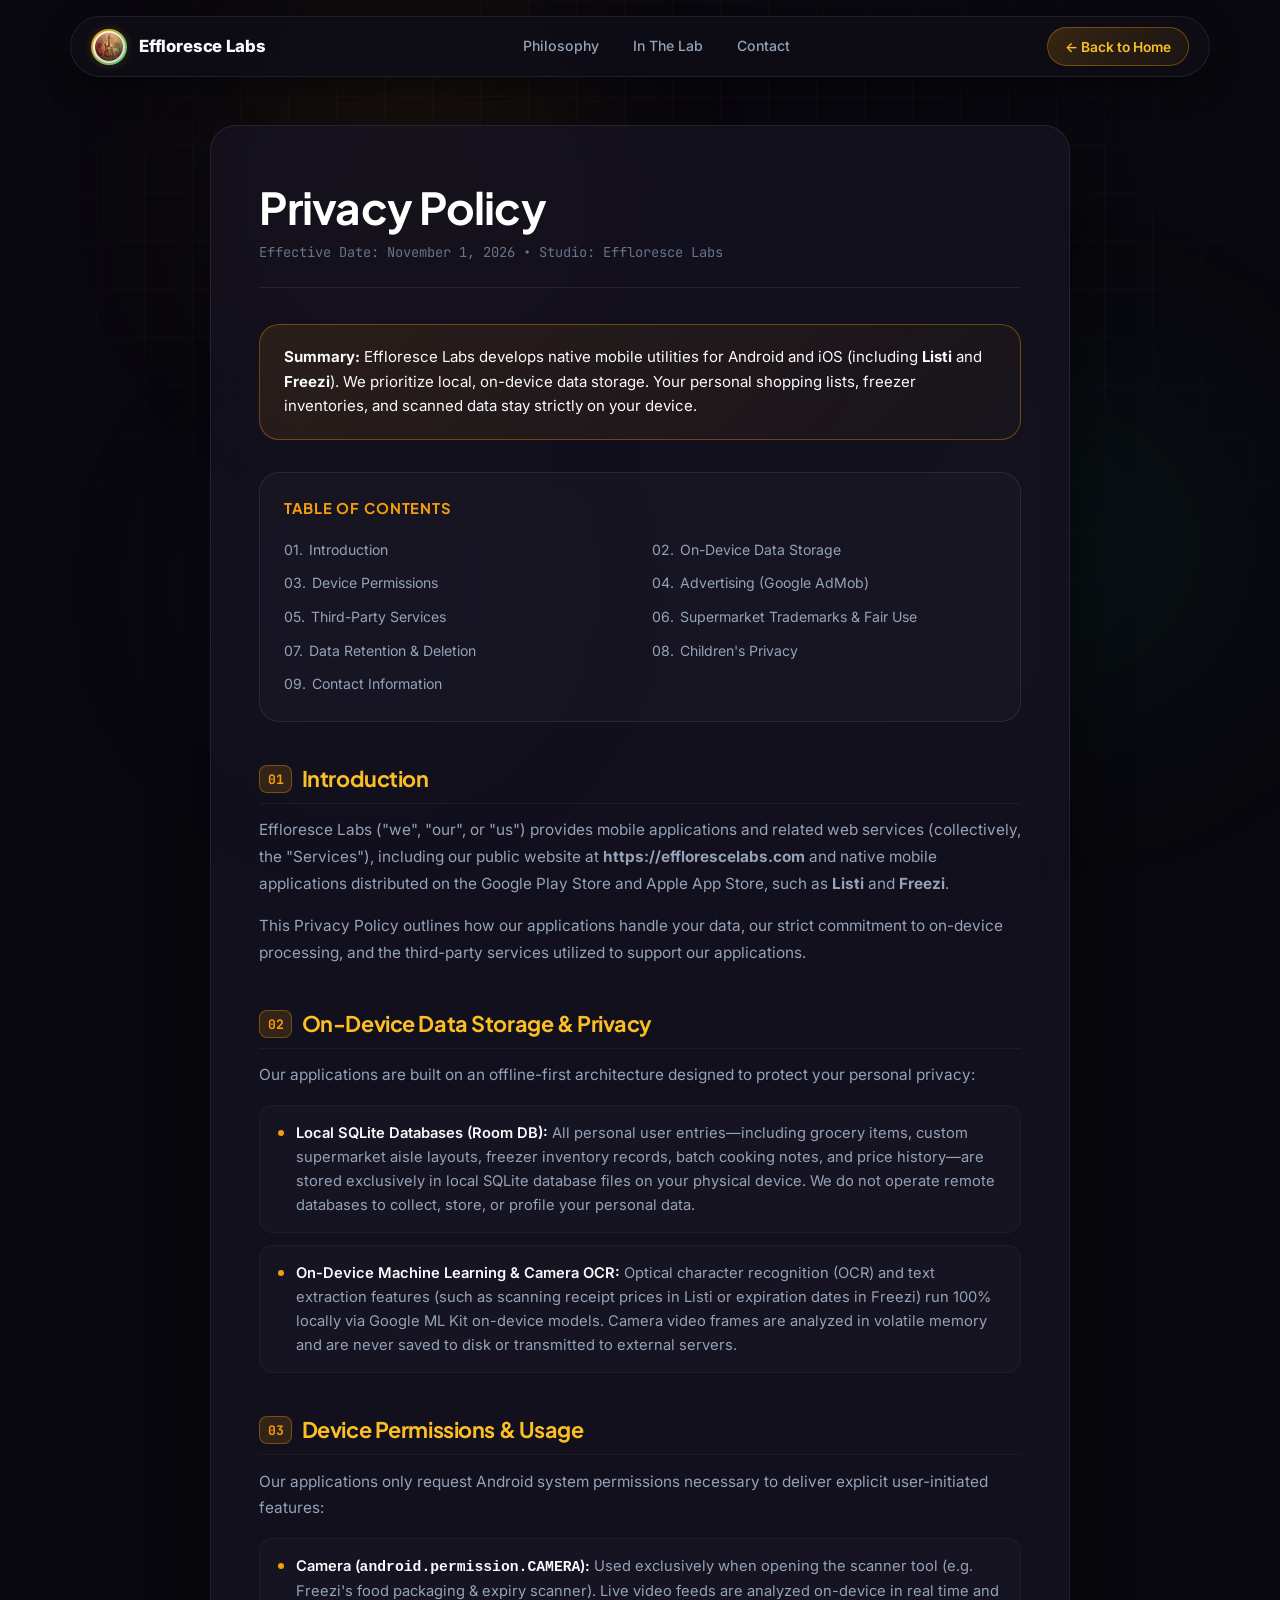
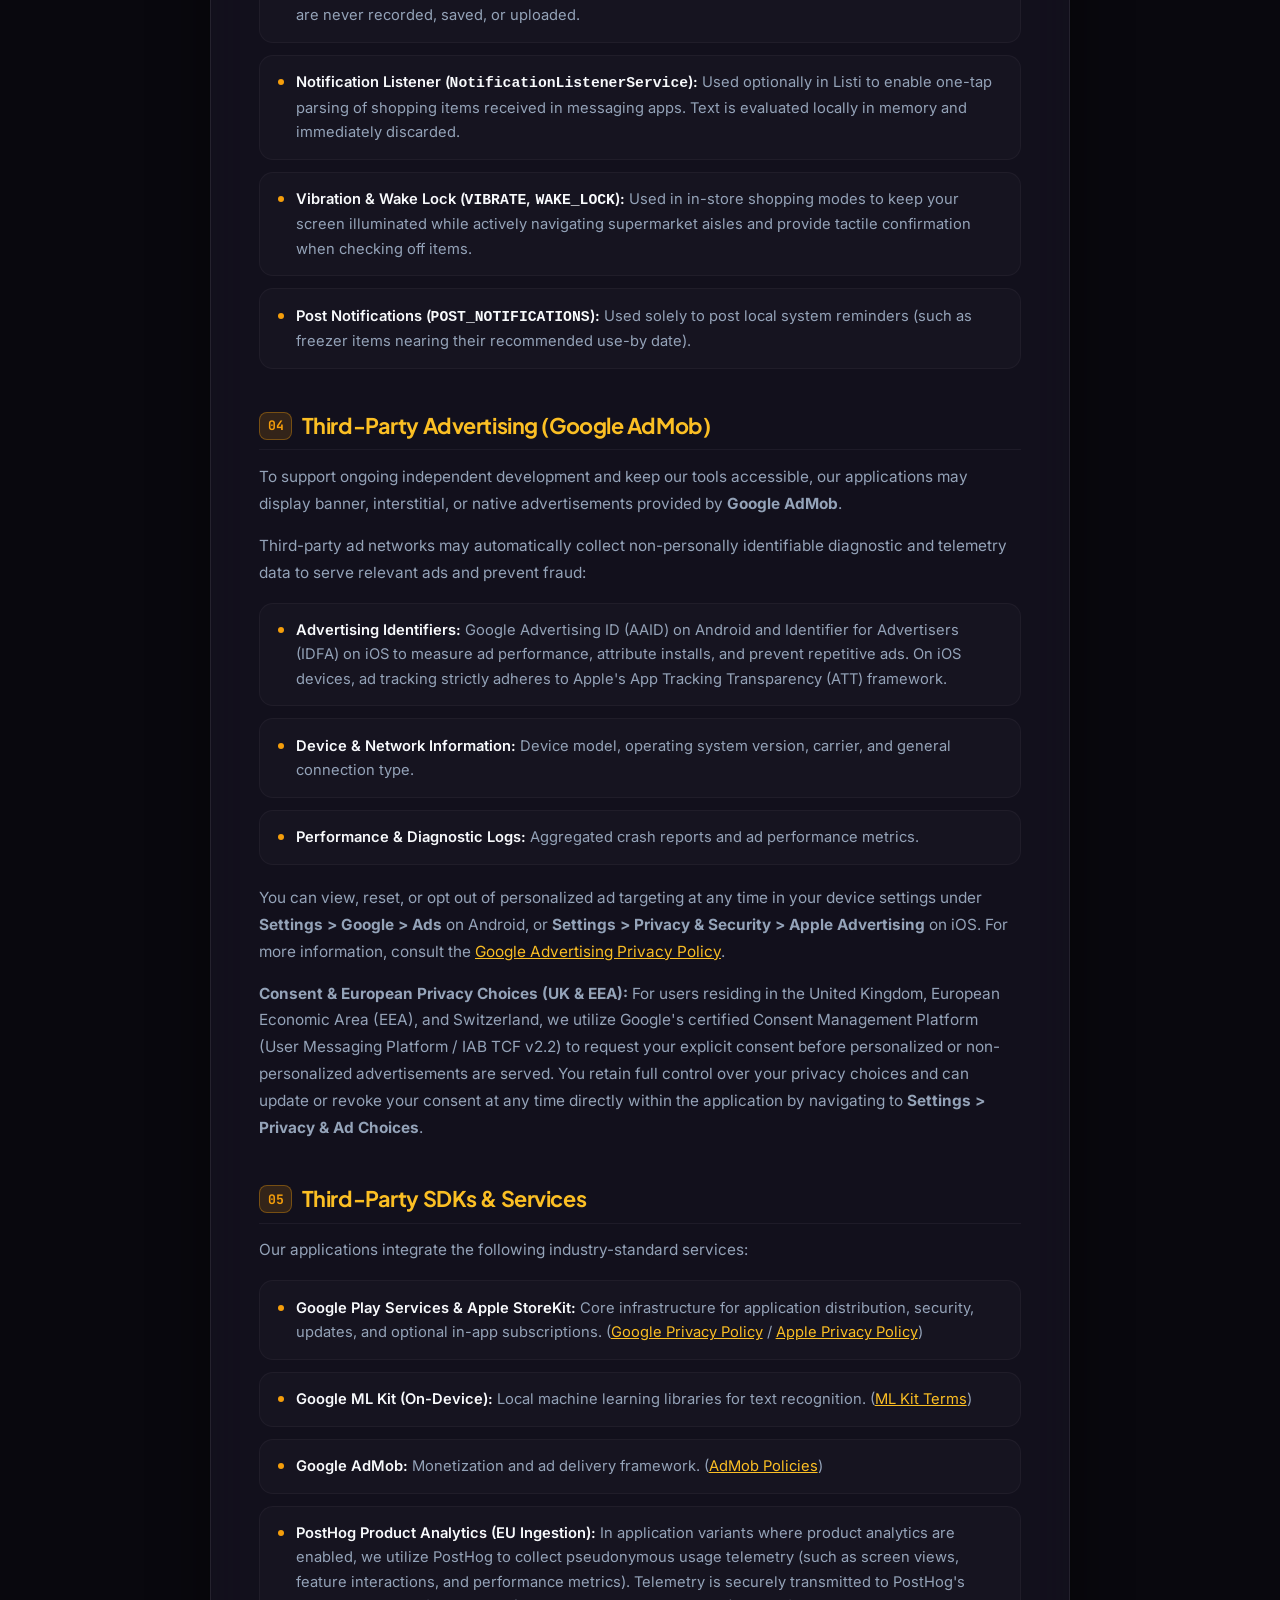
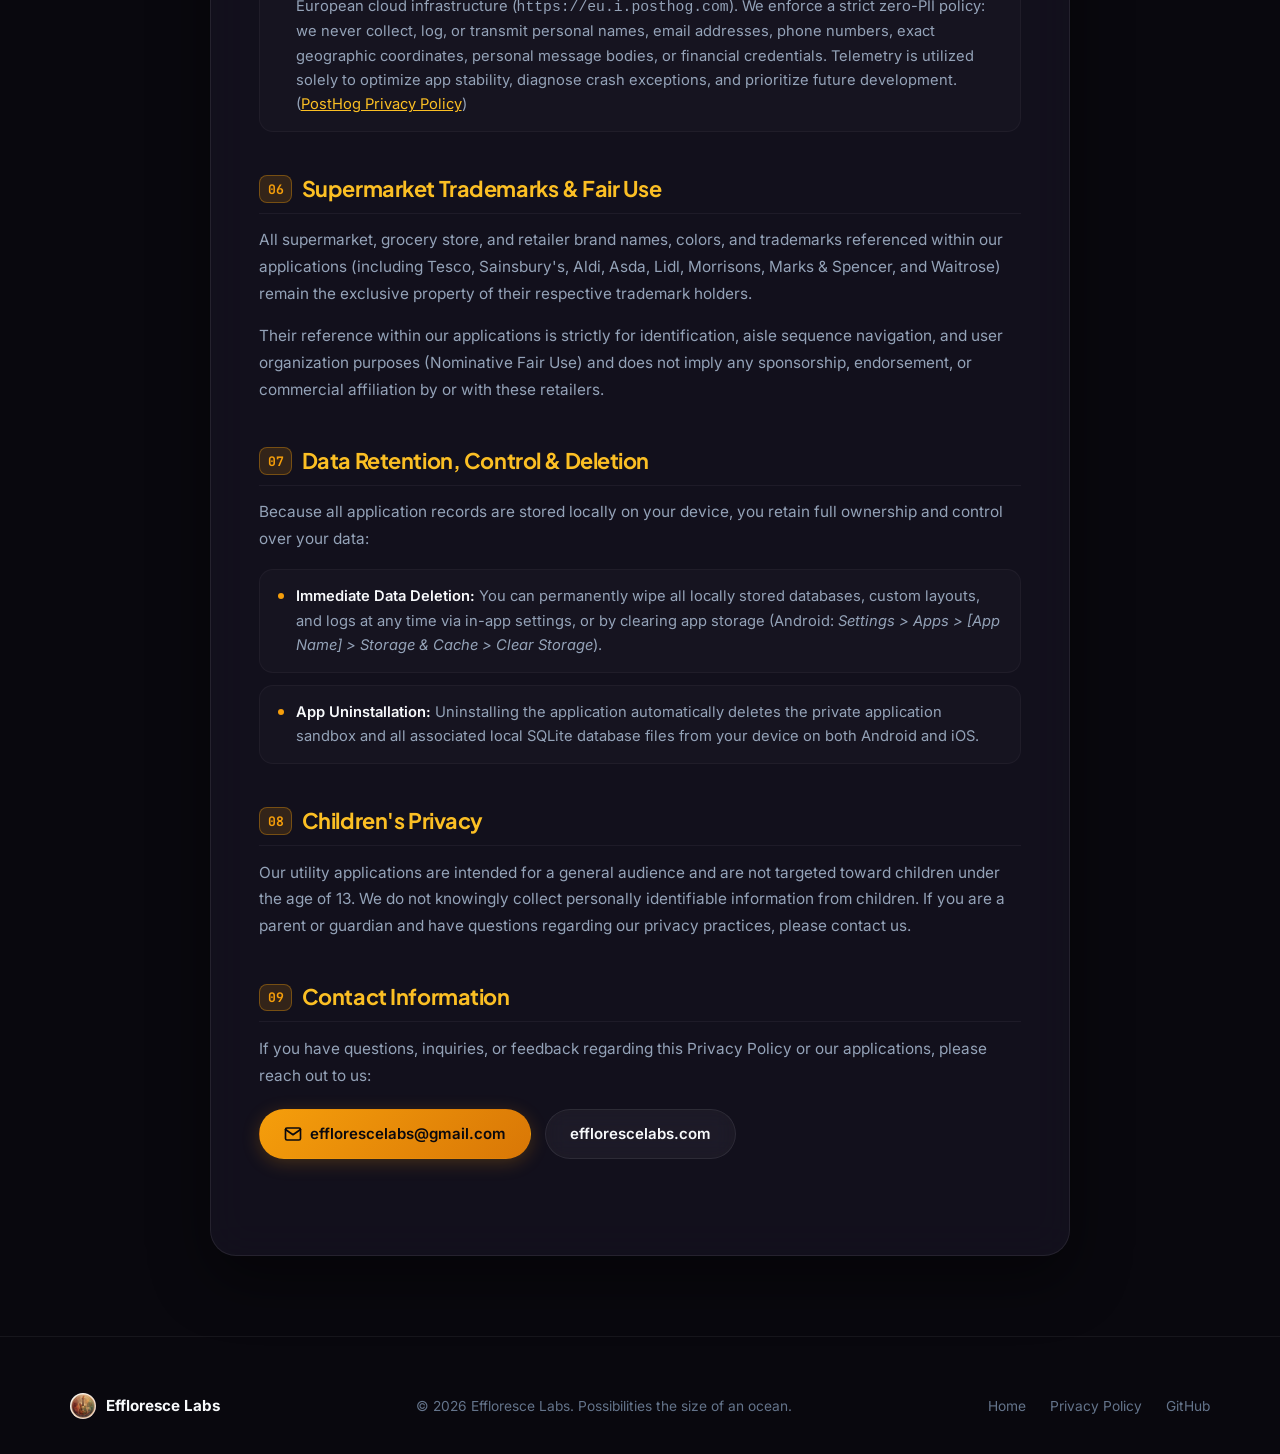
<file: privacy.html>
<!doctype html>
<html lang="en">
<head>
  <meta charset="UTF-8" />
  <meta name="viewport" content="width=device-width, initial-scale=1.0" />
  <meta name="description" content="Privacy Policy for Effloresce Labs and its suite of native mobile applications across Android and iOS, including Listi and Freezi." />
  <meta name="theme-color" content="#09080e" />
  <title>Privacy Policy | Effloresce Labs</title>
  
  <!-- Modern Typography: Plus Jakarta Sans, Inter, JetBrains Mono -->
  <link rel="preconnect" href="https://fonts.googleapis.com" />
  <link rel="preconnect" href="https://fonts.gstatic.com" crossorigin />
  <link href="https://fonts.googleapis.com/css2?family=Inter:wght@400;500;600;700&family=JetBrains+Mono:wght@500;600&family=Plus+Jakarta+Sans:wght@600;700;800&display=swap" rel="stylesheet" />
  
  <link rel="stylesheet" href="styles.css?v=20261026a" />
  <link rel="icon" type="image/png" href="assets/icon.png" />
</head>
<body>
  <!-- Ambient Lighting Orbs & Grid -->
  <div class="bg-ambient" aria-hidden="true">
    <div class="glow-orb glow-1"></div>
    <div class="glow-orb glow-2"></div>
    <div class="glow-orb glow-3"></div>
    <div class="grid-overlay"></div>
  </div>

  <!-- Floating Glass Navbar -->
  <header class="site-header">
    <div class="container">
      <div class="nav-wrap">
        <a class="brand" href="index.html" aria-label="Effloresce Labs Home">
          <div class="brand-logo-wrap">
            <img src="assets/icon.png" alt="Effloresce Labs Logo" class="brand-logo" width="32" height="32" loading="eager" decoding="async" />
          </div>
          <span>Effloresce Labs</span>
        </a>
        <nav class="nav-links" aria-label="Main navigation">
          <a class="nav-link" href="index.html#philosophy">Philosophy</a>
          <a class="nav-link" href="index.html#pipeline">In The Lab</a>
          <a class="nav-link" href="index.html#contact">Contact</a>
        </nav>
        <a class="nav-cta" href="index.html">← Back to Home</a>
      </div>
    </div>
  </header>

  <main>
    <div class="container privacy-wrap">
      <article class="privacy-card">
        <header class="privacy-header">
          <h1>Privacy Policy</h1>
          <p class="privacy-meta">Effective Date: November 1, 2026 • Studio: Effloresce Labs</p>
        </header>

        <div class="privacy-callout">
          <p>
            <strong>Summary:</strong> Effloresce Labs develops native mobile utilities for Android and iOS (including <strong>Listi</strong> and <strong>Freezi</strong>). We prioritize local, on-device data storage. Your personal shopping lists, freezer inventories, and scanned data stay strictly on your device.
          </p>
        </div>

        <!-- Quick Table of Contents -->
        <nav class="privacy-toc" aria-label="Table of Contents">
          <h3>Table of Contents</h3>
          <ul class="toc-links">
            <li><a class="toc-link" href="#intro"><span>01.</span> Introduction</a></li>
            <li><a class="toc-link" href="#data-storage"><span>02.</span> On-Device Data Storage</a></li>
            <li><a class="toc-link" href="#permissions"><span>03.</span> Device Permissions</a></li>
            <li><a class="toc-link" href="#advertising"><span>04.</span> Advertising (Google AdMob)</a></li>
            <li><a class="toc-link" href="#third-party"><span>05.</span> Third-Party Services</a></li>
            <li><a class="toc-link" href="#trademarks"><span>06.</span> Supermarket Trademarks & Fair Use</a></li>
            <li><a class="toc-link" href="#data-deletion"><span>07.</span> Data Retention & Deletion</a></li>
            <li><a class="toc-link" href="#children"><span>08.</span> Children's Privacy</a></li>
            <li><a class="toc-link" href="#contact"><span>09.</span> Contact Information</a></li>
          </ul>
        </nav>

        <section id="intro" class="privacy-section">
          <h2><span class="section-num">01</span> Introduction</h2>
          <p>
            Effloresce Labs ("we", "our", or "us") provides mobile applications and related web services (collectively, the "Services"), including our public website at <strong>https://efflorescelabs.com</strong> and native mobile applications distributed on the Google Play Store and Apple App Store, such as <strong>Listi</strong> and <strong>Freezi</strong>.
          </p>
          <p>
            This Privacy Policy outlines how our applications handle your data, our strict commitment to on-device processing, and the third-party services utilized to support our applications.
          </p>
        </section>

        <section id="data-storage" class="privacy-section">
          <h2><span class="section-num">02</span> On-Device Data Storage & Privacy</h2>
          <p>
            Our applications are built on an offline-first architecture designed to protect your personal privacy:
          </p>
          <ul class="privacy-list">
            <li class="privacy-list-item">
              <span class="privacy-list-bullet"></span>
              <div class="privacy-list-text">
                <strong>Local SQLite Databases (Room DB):</strong> All personal user entries—including grocery items, custom supermarket aisle layouts, freezer inventory records, batch cooking notes, and price history—are stored exclusively in local SQLite database files on your physical device. We do not operate remote databases to collect, store, or profile your personal data.
              </div>
            </li>
            <li class="privacy-list-item">
              <span class="privacy-list-bullet"></span>
              <div class="privacy-list-text">
                <strong>On-Device Machine Learning & Camera OCR:</strong> Optical character recognition (OCR) and text extraction features (such as scanning receipt prices in Listi or expiration dates in Freezi) run 100% locally via Google ML Kit on-device models. Camera video frames are analyzed in volatile memory and are never saved to disk or transmitted to external servers.
              </div>
            </li>
          </ul>
        </section>

        <section id="permissions" class="privacy-section">
          <h2><span class="section-num">03</span> Device Permissions & Usage</h2>
          <p>
            Our applications only request Android system permissions necessary to deliver explicit user-initiated features:
          </p>
          <ul class="privacy-list">
            <li class="privacy-list-item">
              <span class="privacy-list-bullet"></span>
              <div class="privacy-list-text">
                <strong>Camera (<code>android.permission.CAMERA</code>):</strong> Used exclusively when opening the scanner tool (e.g. Freezi's food packaging & expiry scanner). Live video feeds are analyzed on-device in real time and are never recorded, saved, or uploaded.
              </div>
            </li>
            <li class="privacy-list-item">
              <span class="privacy-list-bullet"></span>
              <div class="privacy-list-text">
                <strong>Notification Listener (<code>NotificationListenerService</code>):</strong> Used optionally in Listi to enable one-tap parsing of shopping items received in messaging apps. Text is evaluated locally in memory and immediately discarded.
              </div>
            </li>
            <li class="privacy-list-item">
              <span class="privacy-list-bullet"></span>
              <div class="privacy-list-text">
                <strong>Vibration & Wake Lock (<code>VIBRATE</code>, <code>WAKE_LOCK</code>):</strong> Used in in-store shopping modes to keep your screen illuminated while actively navigating supermarket aisles and provide tactile confirmation when checking off items.
              </div>
            </li>
            <li class="privacy-list-item">
              <span class="privacy-list-bullet"></span>
              <div class="privacy-list-text">
                <strong>Post Notifications (<code>POST_NOTIFICATIONS</code>):</strong> Used solely to post local system reminders (such as freezer items nearing their recommended use-by date).
              </div>
            </li>
          </ul>
        </section>

        <section id="advertising" class="privacy-section">
          <h2><span class="section-num">04</span> Third-Party Advertising (Google AdMob)</h2>
          <p>
            To support ongoing independent development and keep our tools accessible, our applications may display banner, interstitial, or native advertisements provided by <strong>Google AdMob</strong>.
          </p>
          <p>
            Third-party ad networks may automatically collect non-personally identifiable diagnostic and telemetry data to serve relevant ads and prevent fraud:
          </p>
          <ul class="privacy-list">
            <li class="privacy-list-item">
              <span class="privacy-list-bullet"></span>
              <div class="privacy-list-text">
                <strong>Advertising Identifiers:</strong> Google Advertising ID (AAID) on Android and Identifier for Advertisers (IDFA) on iOS to measure ad performance, attribute installs, and prevent repetitive ads. On iOS devices, ad tracking strictly adheres to Apple's App Tracking Transparency (ATT) framework.
              </div>
            </li>
            <li class="privacy-list-item">
              <span class="privacy-list-bullet"></span>
              <div class="privacy-list-text">
                <strong>Device & Network Information:</strong> Device model, operating system version, carrier, and general connection type.
              </div>
            </li>
            <li class="privacy-list-item">
              <span class="privacy-list-bullet"></span>
              <div class="privacy-list-text">
                <strong>Performance & Diagnostic Logs:</strong> Aggregated crash reports and ad performance metrics.
              </div>
            </li>
          </ul>
          <p>
            You can view, reset, or opt out of personalized ad targeting at any time in your device settings under <strong>Settings &gt; Google &gt; Ads</strong> on Android, or <strong>Settings &gt; Privacy &amp; Security &gt; Apple Advertising</strong> on iOS. For more information, consult the <a href="https://policies.google.com/technologies/ads" target="_blank" rel="noopener noreferrer" style="color: var(--amber-light); text-decoration: underline;">Google Advertising Privacy Policy</a>.
          </p>
          <p>
            <strong>Consent &amp; European Privacy Choices (UK &amp; EEA):</strong> For users residing in the United Kingdom, European Economic Area (EEA), and Switzerland, we utilize Google's certified Consent Management Platform (User Messaging Platform / IAB TCF v2.2) to request your explicit consent before personalized or non-personalized advertisements are served. You retain full control over your privacy choices and can update or revoke your consent at any time directly within the application by navigating to <strong>Settings &gt; Privacy &amp; Ad Choices</strong>.
          </p>
        </section>

        <section id="third-party" class="privacy-section">
          <h2><span class="section-num">05</span> Third-Party SDKs & Services</h2>
          <p>
            Our applications integrate the following industry-standard services:
          </p>
          <ul class="privacy-list">
            <li class="privacy-list-item">
              <span class="privacy-list-bullet"></span>
              <div class="privacy-list-text">
                <strong>Google Play Services &amp; Apple StoreKit:</strong> Core infrastructure for application distribution, security, updates, and optional in-app subscriptions. (<a href="https://policies.google.com/privacy" target="_blank" rel="noopener noreferrer" style="color: var(--amber-light); text-decoration: underline;">Google Privacy Policy</a> / <a href="https://www.apple.com/legal/privacy/" target="_blank" rel="noopener noreferrer" style="color: var(--amber-light); text-decoration: underline;">Apple Privacy Policy</a>)
              </div>
            </li>
            <li class="privacy-list-item">
              <span class="privacy-list-bullet"></span>
              <div class="privacy-list-text">
                <strong>Google ML Kit (On-Device):</strong> Local machine learning libraries for text recognition. (<a href="https://developers.google.com/ml-kit/terms" target="_blank" rel="noopener noreferrer" style="color: var(--amber-light); text-decoration: underline;">ML Kit Terms</a>)
              </div>
            </li>
            <li class="privacy-list-item">
              <span class="privacy-list-bullet"></span>
              <div class="privacy-list-text">
                <strong>Google AdMob:</strong> Monetization and ad delivery framework. (<a href="https://support.google.com/admob/answer/6128543" target="_blank" rel="noopener noreferrer" style="color: var(--amber-light); text-decoration: underline;">AdMob Policies</a>)
              </div>
            </li>
            <li class="privacy-list-item">
              <span class="privacy-list-bullet"></span>
              <div class="privacy-list-text">
                <strong>PostHog Product Analytics (EU Ingestion):</strong> In application variants where product analytics are enabled, we utilize PostHog to collect pseudonymous usage telemetry (such as screen views, feature interactions, and performance metrics). Telemetry is securely transmitted to PostHog's European cloud infrastructure (<code>https://eu.i.posthog.com</code>). We enforce a strict zero-PII policy: we never collect, log, or transmit personal names, email addresses, phone numbers, exact geographic coordinates, personal message bodies, or financial credentials. Telemetry is utilized solely to optimize app stability, diagnose crash exceptions, and prioritize future development. (<a href="https://posthog.com/privacy" target="_blank" rel="noopener noreferrer" style="color: var(--amber-light); text-decoration: underline;">PostHog Privacy Policy</a>)
              </div>
            </li>
          </ul>
        </section>

        <section id="trademarks" class="privacy-section">
          <h2><span class="section-num">06</span> Supermarket Trademarks &amp; Fair Use</h2>
          <p>
            All supermarket, grocery store, and retailer brand names, colors, and trademarks referenced within our applications (including Tesco, Sainsbury's, Aldi, Asda, Lidl, Morrisons, Marks &amp; Spencer, and Waitrose) remain the exclusive property of their respective trademark holders.
          </p>
          <p>
            Their reference within our applications is strictly for identification, aisle sequence navigation, and user organization purposes (Nominative Fair Use) and does not imply any sponsorship, endorsement, or commercial affiliation by or with these retailers.
          </p>
        </section>

        <section id="data-deletion" class="privacy-section">
          <h2><span class="section-num">07</span> Data Retention, Control & Deletion</h2>
          <p>
            Because all application records are stored locally on your device, you retain full ownership and control over your data:
          </p>
          <ul class="privacy-list">
            <li class="privacy-list-item">
              <span class="privacy-list-bullet"></span>
              <div class="privacy-list-text">
                <strong>Immediate Data Deletion:</strong> You can permanently wipe all locally stored databases, custom layouts, and logs at any time via in-app settings, or by clearing app storage (Android: <em>Settings &gt; Apps &gt; [App Name] &gt; Storage &amp; Cache &gt; Clear Storage</em>).
              </div>
            </li>
            <li class="privacy-list-item">
              <span class="privacy-list-bullet"></span>
              <div class="privacy-list-text">
                <strong>App Uninstallation:</strong> Uninstalling the application automatically deletes the private application sandbox and all associated local SQLite database files from your device on both Android and iOS.
              </div>
            </li>
          </ul>
        </section>

        <section id="children" class="privacy-section">
          <h2><span class="section-num">08</span> Children's Privacy</h2>
          <p>
            Our utility applications are intended for a general audience and are not targeted toward children under the age of 13. We do not knowingly collect personally identifiable information from children. If you are a parent or guardian and have questions regarding our privacy practices, please contact us.
          </p>
        </section>

        <section id="contact" class="privacy-section">
          <h2><span class="section-num">09</span> Contact Information</h2>
          <p>
            If you have questions, inquiries, or feedback regarding this Privacy Policy or our applications, please reach out to us:
          </p>
          <div class="contact-actions" style="justify-content: flex-start; margin-top: 1.25rem;">
            <a class="btn btn-primary" href="mailto:efflorescelabs@gmail.com">
              <svg width="18" height="18" viewBox="0 0 24 24" fill="none" stroke="currentColor" stroke-width="2.2" stroke-linecap="round" stroke-linejoin="round" aria-hidden="true"><path d="M4 4h16c1.1 0 2 .9 2 2v12c0 1.1-.9 2-2 2H4c-1.1 0-2-.9-2-2V6c0-1.1.9-2 2-2z"></path><polyline points="22,6 12,13 2,6"></polyline></svg>
              <span>efflorescelabs@gmail.com</span>
            </a>
            <a class="btn btn-secondary" href="https://efflorescelabs.com">
              <span>efflorescelabs.com</span>
            </a>
          </div>
        </section>
      </article>
    </div>
  </main>

  <!-- Footer -->
  <footer class="site-footer">
    <div class="container footer-grid">
      <div class="footer-brand">
        <img src="assets/icon.png" alt="Effloresce Labs" class="footer-logo" width="26" height="26" loading="lazy" decoding="async" />
        <span>Effloresce Labs</span>
      </div>
      <p class="footer-copy">
        © <span id="year"></span> Effloresce Labs. Possibilities the size of an ocean.
      </p>
      <div class="footer-links">
        <a class="footer-link" href="index.html">Home</a>
        <a class="footer-link" href="privacy.html">Privacy Policy</a>
        <a class="footer-link" href="https://github.com/tonipepperoniuk/effloresce-labs" target="_blank" rel="noopener noreferrer">GitHub</a>
      </div>
    </div>
  </footer>

  <script>
    document.getElementById('year').textContent = new Date().getFullYear();
  </script>
</body>
</html>
</file>
<file: styles.css>
:root {
  --bg: #09080e;
  --bg-subtle: #110f1a;
  --panel: rgba(22, 19, 34, 0.75);
  --panel-card: rgba(26, 22, 40, 0.65);
  --panel-hover: rgba(36, 30, 56, 0.85);
  
  --border: rgba(255, 255, 255, 0.08);
  --border-light: rgba(255, 255, 255, 0.14);
  --border-amber: rgba(245, 158, 11, 0.35);
  --border-emerald: rgba(52, 211, 153, 0.35);
  
  --text: #f8fafc;
  --text-muted: #94a3b8;
  --text-dim: #64748b;
  
  --amber: #f59e0b;
  --amber-light: #fbbf24;
  --amber-dark: #d97706;
  --amber-glow: rgba(245, 158, 11, 0.22);
  
  --emerald: #10b981;
  --emerald-light: #34d399;
  --emerald-glow: rgba(16, 185, 129, 0.2);

  --purple: #8b5cf6;
  --purple-light: #a78bfa;
  --purple-glow: rgba(139, 92, 246, 0.18);

  --radius-sm: 8px;
  --radius-md: 14px;
  --radius-lg: 20px;
  --radius-xl: 26px;
  --radius-full: 9999px;
  
  --max-width: 1140px;
  --transition: all 0.24s cubic-bezier(0.16, 1, 0.3, 1);
}

* {
  box-sizing: border-box;
  margin: 0;
  padding: 0;
}

html {
  scroll-behavior: smooth;
  color-scheme: dark;
}

body {
  font-family: 'Inter', system-ui, -apple-system, BlinkMacSystemFont, 'Segoe UI', Roboto, sans-serif;
  background-color: var(--bg);
  color: var(--text);
  line-height: 1.6;
  overflow-x: hidden;
  position: relative;
  min-height: 100vh;
}

/* Background Ambient Lighting & Circuit Grid */
.bg-ambient {
  position: fixed;
  inset: 0;
  pointer-events: none;
  z-index: 0;
  overflow: hidden;
}

.glow-orb {
  position: absolute;
  border-radius: 50%;
  filter: blur(100px);
  -webkit-filter: blur(100px);
  opacity: 0.55;
  will-change: transform;
  transform: translate3d(0, 0, 0);
}

.glow-1 {
  top: -8%;
  left: 12%;
  width: 520px;
  height: 520px;
  background: radial-gradient(circle, rgba(245, 158, 11, 0.22), transparent 70%);
  animation: floatOrb 18s ease-in-out infinite alternate;
}

.glow-2 {
  top: 30%;
  right: -5%;
  width: 550px;
  height: 550px;
  background: radial-gradient(circle, rgba(16, 185, 129, 0.15), transparent 70%);
  animation: floatOrb 22s ease-in-out infinite alternate-reverse;
}

.glow-3 {
  bottom: 8%;
  left: 10%;
  width: 480px;
  height: 480px;
  background: radial-gradient(circle, rgba(139, 92, 246, 0.14), transparent 70%);
  animation: floatOrb 25s ease-in-out infinite alternate;
}

@keyframes floatOrb {
  0% { transform: translateY(0) scale(1); }
  50% { transform: translateY(25px) scale(1.06); }
  100% { transform: translateY(-20px) scale(0.96); }
}

.grid-overlay {
  position: absolute;
  inset: 0;
  background-image: 
    linear-gradient(to right, rgba(255, 255, 255, 0.025) 1px, transparent 1px),
    linear-gradient(to bottom, rgba(255, 255, 255, 0.025) 1px, transparent 1px);
  background-size: 48px 48px;
  mask-image: radial-gradient(ellipse 80% 60% at 50% 30%, black 40%, transparent 85%);
  -webkit-mask-image: radial-gradient(ellipse 80% 60% at 50% 30%, black 40%, transparent 85%);
}

/* Typography Helpers */
h1, h2, h3, h4, .font-heading {
  font-family: 'Plus Jakarta Sans', sans-serif;
  letter-spacing: -0.02em;
  font-weight: 700;
  color: #ffffff;
}

.font-mono {
  font-family: 'JetBrains Mono', monospace;
}

a {
  color: inherit;
  text-decoration: none;
  transition: var(--transition);
}

.container {
  width: min(100% - 2rem, var(--max-width));
  margin-inline: auto;
  position: relative;
  z-index: 1;
}

/* Header & Floating Navigation */
.site-header {
  position: sticky;
  top: 1rem;
  z-index: 50;
  padding: 0 1rem;
  margin-bottom: 2rem;
}

.nav-wrap {
  display: flex;
  align-items: center;
  justify-content: space-between;
  padding: 0.65rem 1.25rem;
  background: rgba(15, 13, 23, 0.85);
  backdrop-filter: blur(20px);
  -webkit-backdrop-filter: blur(20px);
  border: 1px solid var(--border);
  border-radius: var(--radius-full);
  box-shadow: 0 10px 30px rgba(0, 0, 0, 0.4);
  transition: var(--transition);
}

.nav-wrap:hover {
  border-color: var(--border-light);
}

.brand {
  display: inline-flex;
  align-items: center;
  gap: 0.75rem;
  font-weight: 800;
  font-size: 1.05rem;
  letter-spacing: -0.01em;
}

.brand-logo-wrap {
  position: relative;
  width: 36px;
  height: 36px;
  min-width: 36px;
  min-height: 36px;
  aspect-ratio: 1 / 1;
  border-radius: 50%;
  padding: 2px;
  background: linear-gradient(135deg, var(--amber), var(--emerald-light));
  box-shadow: 0 0 10px var(--amber-glow);
  flex-shrink: 0;
  contain: paint;
}

.brand-logo {
  width: 100%;
  height: 100%;
  aspect-ratio: 1 / 1;
  border-radius: 50%;
  object-fit: cover;
  display: block;
}

.nav-links {
  display: flex;
  align-items: center;
  gap: 0.4rem;
}

.nav-link {
  padding: 0.45rem 0.85rem;
  border-radius: var(--radius-full);
  font-size: 0.88rem;
  font-weight: 500;
  color: var(--text-muted);
}

.nav-link:hover {
  color: var(--text);
  background: rgba(255, 255, 255, 0.06);
}

.nav-cta {
  padding: 0.45rem 1.05rem;
  font-size: 0.86rem;
  font-weight: 600;
  border-radius: var(--radius-full);
  background: linear-gradient(135deg, rgba(245, 158, 11, 0.18), rgba(245, 158, 11, 0.06));
  border: 1px solid var(--border-amber);
  color: var(--amber-light);
}

.nav-cta:hover {
  background: linear-gradient(135deg, var(--amber), var(--amber-dark));
  color: #09080e;
  box-shadow: 0 0 16px var(--amber-glow);
  transform: translateY(-1px);
}

/* Hero Section */
.hero {
  padding: 2.5rem 0 4.5rem;
}

.hero-grid {
  display: grid;
  grid-template-columns: 1.15fr 0.85fr;
  gap: 3rem;
  align-items: center;
}

.status-badge {
  display: inline-flex;
  align-items: center;
  gap: 0.55rem;
  padding: 0.35rem 0.85rem;
  border-radius: var(--radius-full);
  background: rgba(16, 185, 129, 0.1);
  border: 1px solid var(--border-emerald);
  color: var(--emerald-light);
  font-size: 0.82rem;
  font-weight: 600;
  margin-bottom: 1.25rem;
}

.pulse-dot {
  width: 8px;
  height: 8px;
  background-color: var(--emerald);
  border-radius: 50%;
  box-shadow: 0 0 8px var(--emerald);
  animation: pulse 2s infinite;
}

@keyframes pulse {
  0% { transform: scale(0.95); box-shadow: 0 0 0 0 rgba(16, 185, 129, 0.7); }
  70% { transform: scale(1.1); box-shadow: 0 0 0 6px rgba(16, 185, 129, 0); }
  100% { transform: scale(0.95); box-shadow: 0 0 0 0 rgba(16, 185, 129, 0); }
}

.hero-title {
  font-size: clamp(2.3rem, 4vw, 3.6rem);
  line-height: 1.1;
  margin-bottom: 1.25rem;
  font-weight: 800;
}

.text-gradient {
  background: linear-gradient(135deg, #ffffff 20%, var(--amber-light) 65%, var(--amber) 100%);
  -webkit-background-clip: text;
  -webkit-text-fill-color: transparent;
}

.hero-lead {
  font-size: 1.1rem;
  color: var(--text-muted);
  line-height: 1.65;
  max-width: 52ch;
  margin-bottom: 2rem;
}

.cta-row {
  display: flex;
  flex-wrap: wrap;
  align-items: center;
  gap: 0.9rem;
  margin-bottom: 2.25rem;
}

.btn {
  display: inline-flex;
  align-items: center;
  justify-content: center;
  gap: 0.5rem;
  padding: 0.75rem 1.5rem;
  border-radius: var(--radius-full);
  font-weight: 600;
  font-size: 0.94rem;
  cursor: pointer;
  border: 1px solid transparent;
  transition: var(--transition);
}

.btn-primary {
  background: linear-gradient(135deg, var(--amber), var(--amber-dark));
  color: #09080e;
  box-shadow: 0 4px 18px var(--amber-glow);
}

.btn-primary:hover {
  transform: translateY(-2px);
  box-shadow: 0 6px 24px rgba(245, 158, 11, 0.45);
}

.btn-secondary {
  background: rgba(255, 255, 255, 0.04);
  border-color: var(--border);
  color: var(--text);
  backdrop-filter: blur(10px);
}

.btn-secondary:hover {
  background: rgba(255, 255, 255, 0.08);
  border-color: rgba(255, 255, 255, 0.2);
  transform: translateY(-2px);
}

.hero-features {
  display: flex;
  flex-wrap: wrap;
  gap: 1rem 1.8rem;
  padding-top: 1.5rem;
  border-top: 1px solid rgba(255, 255, 255, 0.07);
}

.feature-pill {
  display: inline-flex;
  align-items: center;
  gap: 0.45rem;
  font-size: 0.84rem;
  color: var(--text-dim);
  font-weight: 500;
}

.feature-pill svg {
  color: var(--amber);
}

/* Showcase App Mockup Card */
.showcase-container {
  position: relative;
  max-width: 440px;
  margin: 0 auto;
}

.showcase-card {
  background: linear-gradient(165deg, rgba(30, 26, 44, 0.9), rgba(16, 14, 25, 0.96));
  border: 1px solid rgba(255, 255, 255, 0.12);
  border-radius: var(--radius-xl);
  padding: 1.6rem;
  box-shadow: 0 24px 60px rgba(0, 0, 0, 0.5), inset 0 1px 0 rgba(255, 255, 255, 0.15);
  backdrop-filter: blur(24px);
  -webkit-backdrop-filter: blur(24px);
  position: relative;
  overflow: hidden;
  transition: var(--transition);
}

.showcase-card::before {
  content: '';
  position: absolute;
  top: 0;
  left: 0;
  right: 0;
  height: 3px;
  background: linear-gradient(90deg, transparent, var(--amber), var(--emerald-light), transparent);
}

.device-header {
  display: flex;
  justify-content: space-between;
  align-items: center;
  font-size: 0.74rem;
  color: var(--text-dim);
  margin-bottom: 1.25rem;
  padding-bottom: 0.55rem;
  border-bottom: 1px solid rgba(255, 255, 255, 0.06);
}

.device-app-bar {
  display: flex;
  align-items: center;
  gap: 0.85rem;
  margin-bottom: 1.35rem;
}

.app-icon-wrap {
  width: 48px;
  height: 48px;
  min-width: 48px;
  min-height: 48px;
  aspect-ratio: 1 / 1;
  border-radius: 12px;
  padding: 2px;
  background: linear-gradient(135deg, var(--amber), var(--emerald-light));
  box-shadow: 0 4px 14px var(--amber-glow);
  flex-shrink: 0;
  contain: paint;
}

.app-icon {
  width: 100%;
  height: 100%;
  aspect-ratio: 1 / 1;
  border-radius: 10px;
  object-fit: cover;
  display: block;
}

.app-icon-svg {
  width: 100%;
  height: 100%;
  border-radius: 10px;
  background: linear-gradient(145deg, #0f172a, #1d4ed8);
  display: flex;
  align-items: center;
  justify-content: center;
  color: #ffffff;
}

.app-meta h3 {
  font-size: 1.1rem;
  margin-bottom: 0.1rem;
}

.app-meta p {
  font-size: 0.78rem;
  color: var(--amber-light);
  font-weight: 500;
}

/* Mockup Widget Cards */
.mockup-widgets {
  display: flex;
  flex-direction: column;
  gap: 0.7rem;
}

.widget-item {
  display: flex;
  align-items: center;
  justify-content: space-between;
  background: rgba(255, 255, 255, 0.035);
  border: 1px solid rgba(255, 255, 255, 0.06);
  padding: 0.8rem 0.95rem;
  border-radius: var(--radius-md);
  transition: var(--transition);
}

.widget-item:hover {
  background: rgba(255, 255, 255, 0.06);
  border-color: rgba(255, 255, 255, 0.12);
  transform: translateX(2px);
}

.widget-left {
  display: flex;
  align-items: center;
  gap: 0.7rem;
}

.widget-icon {
  width: 32px;
  height: 32px;
  border-radius: 8px;
  display: flex;
  align-items: center;
  justify-content: center;
  font-size: 0.9rem;
  background: rgba(245, 158, 11, 0.12);
  color: var(--amber);
  flex-shrink: 0;
}

.widget-icon.emerald {
  background: rgba(16, 185, 129, 0.12);
  color: var(--emerald-light);
}

.widget-icon.purple {
  background: rgba(139, 92, 246, 0.12);
  color: var(--purple-light);
}

.widget-icon.sky {
  background: rgba(56, 189, 248, 0.12);
  color: #38bdf8;
}

.widget-info h4 {
  font-size: 0.85rem;
  font-weight: 600;
  margin-bottom: 0.1rem;
}

.widget-info span {
  font-size: 0.72rem;
  color: var(--text-dim);
  display: block;
}

.widget-status {
  font-size: 0.72rem;
  padding: 0.2rem 0.55rem;
  border-radius: var(--radius-full);
  font-weight: 600;
  white-space: nowrap;
}

.status-active {
  background: rgba(16, 185, 129, 0.15);
  color: var(--emerald-light);
}

.status-due {
  background: rgba(245, 158, 11, 0.15);
  color: var(--amber-light);
}

.status-sync {
  background: rgba(139, 92, 246, 0.15);
  color: var(--purple-light);
}

.status-sky {
  background: rgba(56, 189, 248, 0.15);
  color: #38bdf8;
}

/* Floating Badges */
.floating-badge {
  position: absolute;
  padding: 0.45rem 0.85rem;
  background: rgba(18, 15, 27, 0.92);
  backdrop-filter: blur(16px);
  -webkit-backdrop-filter: blur(16px);
  border: 1px solid rgba(255, 255, 255, 0.15);
  border-radius: var(--radius-full);
  box-shadow: 0 10px 25px rgba(0, 0, 0, 0.4);
  font-size: 0.76rem;
  font-weight: 600;
  display: flex;
  align-items: center;
  gap: 0.4rem;
  z-index: 2;
  animation: floatBadge 6s ease-in-out infinite alternate;
}

.badge-top-right {
  top: -10px;
  right: -10px;
}

.badge-bottom-left {
  bottom: -12px;
  left: -12px;
  animation-delay: -3s;
}

@keyframes floatBadge {
  0% { transform: translateY(0px); }
  100% { transform: translateY(-7px); }
}

/* Sections General */
.section {
  padding: 4.5rem 0;
  position: relative;
}

.section-header {
  text-align: center;
  max-width: 660px;
  margin: 0 auto 3rem;
}

.section-eyebrow {
  display: inline-block;
  font-size: 0.8rem;
  font-weight: 700;
  text-transform: uppercase;
  letter-spacing: 0.08em;
  color: var(--amber);
  margin-bottom: 0.75rem;
}

.section-title {
  font-size: clamp(1.8rem, 3.2vw, 2.4rem);
  line-height: 1.15;
  margin-bottom: 1rem;
}

.section-desc {
  color: var(--text-muted);
  font-size: 1.02rem;
}

/* Cards Grid */
.cards-grid {
  display: grid;
  grid-template-columns: repeat(3, 1fr);
  gap: 1.5rem;
}

.card {
  background: var(--panel);
  border: 1px solid var(--border);
  border-radius: var(--radius-lg);
  padding: 1.85rem;
  backdrop-filter: blur(16px);
  -webkit-backdrop-filter: blur(16px);
  position: relative;
  transition: var(--transition);
  overflow: hidden;
}

.card::before {
  content: '';
  position: absolute;
  inset: 0;
  background: radial-gradient(circle at 50% 0%, rgba(245, 158, 11, 0.08), transparent 70%);
  opacity: 0;
  transition: var(--transition);
}

.card:hover {
  transform: translateY(-3px);
  border-color: var(--border-amber);
  box-shadow: 0 14px 32px rgba(0, 0, 0, 0.4);
}

.card:hover::before {
  opacity: 1;
}

.card-icon {
  width: 44px;
  height: 44px;
  border-radius: var(--radius-md);
  background: rgba(245, 158, 11, 0.12);
  border: 1px solid var(--border-amber);
  color: var(--amber-light);
  display: flex;
  align-items: center;
  justify-content: center;
  margin-bottom: 1.35rem;
}

.card-icon.emerald {
  background: rgba(16, 185, 129, 0.12);
  border-color: var(--border-emerald);
  color: var(--emerald-light);
}

.card-icon.purple {
  background: rgba(139, 92, 246, 0.12);
  border-color: rgba(139, 92, 246, 0.3);
  color: var(--purple-light);
}

.card h3 {
  font-size: 1.2rem;
  margin-bottom: 0.65rem;
}

.card p {
  color: var(--text-muted);
  font-size: 0.92rem;
  line-height: 1.62;
}

/* Pipeline / In The Lab Section */
.pipeline-grid {
  display: grid;
  grid-template-columns: repeat(2, 1fr);
  gap: 1.75rem;
  max-width: 1060px;
  margin: 0 auto;
}

.pipeline-card {
  background: linear-gradient(170deg, rgba(25, 21, 38, 0.8), rgba(15, 13, 23, 0.9));
  border: 1px solid var(--border);
  border-radius: var(--radius-lg);
  padding: 2rem;
  backdrop-filter: blur(16px);
  -webkit-backdrop-filter: blur(16px);
  display: flex;
  flex-direction: column;
  justify-content: space-between;
  transition: var(--transition);
  position: relative;
}

.pipeline-card:hover {
  transform: translateY(-3px);
  border-color: var(--border-light);
  box-shadow: 0 16px 36px rgba(0, 0, 0, 0.4);
}

.product-identity {
  display: flex;
  align-items: center;
  gap: 0.85rem;
}

.pipeline-header {
  display: flex;
  justify-content: space-between;
  align-items: flex-start;
  gap: 0.75rem;
  flex-wrap: wrap;
  margin-bottom: 1.25rem;
}

.stage-pill {
  font-size: 0.74rem;
  padding: 0.25rem 0.65rem;
  border-radius: var(--radius-full);
  font-weight: 600;
  letter-spacing: 0.02em;
  white-space: nowrap;
  flex-shrink: 0;
}

.stage-dev {
  background: rgba(16, 185, 129, 0.15);
  border: 1px solid var(--border-emerald);
  color: var(--emerald-light);
}

.stage-live {
  background: rgba(16, 185, 129, 0.2);
  border: 1px solid var(--emerald);
  color: #34d399;
  display: inline-flex;
  align-items: center;
  gap: 0.4rem;
  box-shadow: 0 0 12px rgba(16, 185, 129, 0.25);
}

.stage-live-dot {
  width: 6px;
  height: 6px;
  border-radius: 50%;
  background: #34d399;
  box-shadow: 0 0 6px #34d399;
  animation: pulse-green 2s infinite ease-in-out;
}

@keyframes pulse-green {
  0%, 100% { opacity: 1; transform: scale(1); }
  50% { opacity: 0.35; transform: scale(0.8); }
}

.stage-beta {
  background: rgba(245, 158, 11, 0.16);
  border: 1px solid rgba(245, 158, 11, 0.45);
  color: var(--amber-light);
  display: inline-flex;
  align-items: center;
  gap: 0.4rem;
  box-shadow: 0 0 12px rgba(245, 158, 11, 0.2);
}

.stage-beta-dot {
  width: 6px;
  height: 6px;
  border-radius: 50%;
  background: var(--amber-light);
  box-shadow: 0 0 6px var(--amber-light);
  animation: pulse-green 2s infinite ease-in-out;
}

.stage-pipeline {
  background: rgba(139, 92, 246, 0.15);
  border: 1px solid rgba(139, 92, 246, 0.4);
  color: var(--purple-light);
  display: inline-flex;
  align-items: center;
  gap: 0.4rem;
}

.pipeline-card-highlight {
  border-color: rgba(2, 132, 199, 0.4);
  box-shadow: 0 12px 32px rgba(2, 132, 199, 0.12);
}

.pipeline-card-highlight:hover {
  border-color: #0284c7;
  box-shadow: 0 16px 40px rgba(2, 132, 199, 0.25);
}

.pipeline-card-beta {
  border-color: rgba(245, 158, 11, 0.35);
  box-shadow: 0 12px 32px rgba(245, 158, 11, 0.08);
}

.pipeline-card-beta:hover {
  border-color: rgba(245, 158, 11, 0.65);
  box-shadow: 0 16px 40px rgba(245, 158, 11, 0.18);
}

.pipeline-actions {
  display: flex;
  align-items: center;
  gap: 0.75rem;
  margin-top: 1.25rem;
  margin-bottom: 0.5rem;
}

.btn-play-store {
  display: inline-flex;
  align-items: center;
  justify-content: center;
  gap: 0.6rem;
  background: linear-gradient(135deg, #0284c7, #0369a1);
  color: #ffffff;
  padding: 0.7rem 1.25rem;
  border-radius: var(--radius-md);
  font-size: 0.88rem;
  font-weight: 600;
  text-decoration: none;
  border: 1px solid rgba(255, 255, 255, 0.2);
  box-shadow: 0 4px 16px rgba(2, 132, 199, 0.35);
  transition: var(--transition);
}

.btn-play-store:hover {
  transform: translateY(-2px);
  box-shadow: 0 6px 24px rgba(2, 132, 199, 0.5);
  color: #ffffff;
  background: linear-gradient(135deg, #0369a1, #0284c7);
}

.btn-play-store svg {
  flex-shrink: 0;
}

.btn-app-store {
  display: inline-flex;
  align-items: center;
  justify-content: center;
  gap: 0.6rem;
  background: #000000;
  color: #ffffff;
  padding: 0.7rem 1.25rem;
  border-radius: var(--radius-md);
  font-size: 0.88rem;
  font-weight: 600;
  text-decoration: none;
  border: 1px solid rgba(255, 255, 255, 0.25);
  box-shadow: 0 4px 16px rgba(0, 0, 0, 0.5);
  transition: var(--transition);
}

.btn-app-store:hover {
  transform: translateY(-2px);
  box-shadow: 0 6px 24px rgba(255, 255, 255, 0.15);
  color: #ffffff;
  border-color: rgba(255, 255, 255, 0.4);
}

.btn-app-store svg {
  flex-shrink: 0;
}

.btn-apple {
  background: #000000;
  color: #ffffff;
  border: 1px solid rgba(255, 255, 255, 0.2);
  box-shadow: 0 4px 18px rgba(0, 0, 0, 0.4);
}

.btn-apple:hover {
  transform: translateY(-2px);
  border-color: rgba(255, 255, 255, 0.4);
  box-shadow: 0 6px 24px rgba(255, 255, 255, 0.15);
  color: #ffffff;
}

.btn-beta {
  display: inline-flex;
  align-items: center;
  justify-content: center;
  gap: 0.6rem;
  background: linear-gradient(135deg, rgba(245, 158, 11, 0.18), rgba(245, 158, 11, 0.08));
  color: var(--amber-light);
  padding: 0.68rem 1.2rem;
  border-radius: var(--radius-md);
  font-size: 0.88rem;
  font-weight: 600;
  text-decoration: none;
  border: 1px solid rgba(245, 158, 11, 0.45);
  box-shadow: 0 4px 16px rgba(245, 158, 11, 0.12);
  transition: var(--transition);
}

.btn-beta:hover {
  transform: translateY(-2px);
  background: linear-gradient(135deg, var(--amber), var(--amber-dark));
  color: #09080e;
  border-color: var(--amber);
  box-shadow: 0 6px 24px rgba(245, 158, 11, 0.35);
}

.btn-beta svg {
  flex-shrink: 0;
}

.pipeline-title {
  font-size: 1.35rem;
  margin-bottom: 0.45rem;
}

.pipeline-desc {
  color: var(--text-muted);
  font-size: 0.92rem;
  line-height: 1.6;
  margin-bottom: 1.25rem;
}

.pipeline-features {
  list-style: none;
  display: flex;
  flex-direction: column;
  gap: 0.55rem;
  margin-bottom: 1.5rem;
}

.pipeline-feature-item {
  display: flex;
  align-items: flex-start;
  gap: 0.55rem;
  font-size: 0.86rem;
  color: var(--text-muted);
  line-height: 1.45;
}

.pipeline-feature-item svg {
  color: var(--emerald-light);
  flex-shrink: 0;
  margin-top: 2px;
}

.tech-tags {
  display: flex;
  flex-wrap: wrap;
  gap: 0.45rem;
  padding-top: 1.25rem;
  border-top: 1px solid rgba(255, 255, 255, 0.06);
}

.tech-tag {
  font-size: 0.74rem;
  font-family: 'JetBrains Mono', monospace;
  color: var(--text-dim);
  background: rgba(255, 255, 255, 0.04);
  padding: 0.2rem 0.55rem;
  border-radius: 4px;
  border: 1px solid rgba(255, 255, 255, 0.05);
}

/* Contact / Studio CTA Section */
.contact-card {
  background: linear-gradient(145deg, rgba(28, 24, 42, 0.92), rgba(15, 13, 23, 0.96));
  border: 1px solid var(--border-amber);
  border-radius: var(--radius-xl);
  padding: 3.5rem 2rem;
  text-align: center;
  position: relative;
  overflow: hidden;
  box-shadow: 0 20px 50px rgba(0, 0, 0, 0.5), 0 0 30px rgba(245, 158, 11, 0.08);
}

.contact-card::before {
  content: '';
  position: absolute;
  top: 0;
  left: 50%;
  transform: translateX(-50%);
  width: 300px;
  height: 2px;
  background: linear-gradient(90deg, transparent, var(--amber), transparent);
}

.contact-title {
  font-size: clamp(2rem, 3.5vw, 2.6rem);
  margin-bottom: 1rem;
}

.contact-subtitle {
  color: var(--text-muted);
  font-size: 1.05rem;
  max-width: 48ch;
  margin: 0 auto 2.25rem;
}

.contact-actions {
  display: flex;
  justify-content: center;
  flex-wrap: wrap;
  gap: 0.9rem;
  align-items: center;
}

.copy-btn {
  display: inline-flex;
  align-items: center;
  gap: 0.6rem;
  background: linear-gradient(135deg, var(--amber), var(--amber-dark));
  color: #09080e;
  border: none;
  padding: 0.8rem 1.5rem;
  border-radius: var(--radius-full);
  font-weight: 700;
  font-size: 0.94rem;
  cursor: pointer;
  box-shadow: 0 4px 18px var(--amber-glow);
  transition: var(--transition);
}

.copy-btn:hover {
  transform: translateY(-2px);
  box-shadow: 0 6px 24px rgba(245, 158, 11, 0.45);
}

/* Toast Notification */
.toast {
  position: fixed;
  bottom: 2rem;
  left: 50%;
  transform: translateX(-50%) translateY(100px);
  background: rgba(18, 15, 27, 0.95);
  border: 1px solid var(--border-emerald);
  color: var(--emerald-light);
  padding: 0.75rem 1.5rem;
  border-radius: var(--radius-full);
  font-size: 0.9rem;
  font-weight: 600;
  box-shadow: 0 10px 30px rgba(0, 0, 0, 0.5);
  backdrop-filter: blur(12px);
  -webkit-backdrop-filter: blur(12px);
  display: flex;
  align-items: center;
  gap: 0.5rem;
  opacity: 0;
  pointer-events: none;
  transition: all 0.3s cubic-bezier(0.16, 1, 0.3, 1);
  z-index: 100;
}

.toast.show {
  transform: translateX(-50%) translateY(0);
  opacity: 1;
}

/* Site Footer */
.site-footer {
  padding: 3.5rem 0 2.5rem;
  border-top: 1px solid rgba(255, 255, 255, 0.06);
  position: relative;
  z-index: 1;
}

.footer-grid {
  display: flex;
  justify-content: space-between;
  align-items: center;
  flex-wrap: wrap;
  gap: 1.5rem;
}

.footer-brand {
  display: flex;
  align-items: center;
  gap: 0.6rem;
  font-weight: 700;
  font-size: 0.95rem;
}

.footer-logo {
  width: 26px;
  height: 26px;
  min-width: 26px;
  min-height: 26px;
  aspect-ratio: 1 / 1;
  border-radius: 50%;
  display: block;
  flex-shrink: 0;
}

.footer-copy {
  color: var(--text-dim);
  font-size: 0.86rem;
}

.footer-links {
  display: flex;
  gap: 1.5rem;
}

.footer-link {
  color: var(--text-dim);
  font-size: 0.86rem;
}

.footer-link:hover {
  color: var(--text);
}

/* Privacy Policy Page */
.privacy-wrap {
  padding: 2rem 0 5rem;
}

.privacy-card {
  background: var(--panel);
  border: 1px solid var(--border);
  border-radius: var(--radius-xl);
  padding: 3.5rem 3rem;
  max-width: 860px;
  margin: 0 auto;
  backdrop-filter: blur(20px);
  -webkit-backdrop-filter: blur(20px);
  box-shadow: 0 24px 60px rgba(0, 0, 0, 0.45);
}

.privacy-header {
  margin-bottom: 2.25rem;
  padding-bottom: 1.5rem;
  border-bottom: 1px solid rgba(255, 255, 255, 0.08);
}

.privacy-header h1 {
  font-size: clamp(2rem, 3.5vw, 2.75rem);
  margin-bottom: 0.5rem;
  line-height: 1.15;
}

.privacy-meta {
  color: var(--text-dim);
  font-size: 0.86rem;
  font-family: 'JetBrains Mono', monospace;
}

/* Quick Jump / TOC */
.privacy-toc {
  background: rgba(255, 255, 255, 0.025);
  border: 1px solid var(--border);
  border-radius: var(--radius-lg);
  padding: 1.5rem;
  margin-bottom: 2.5rem;
}

.privacy-toc h3 {
  font-size: 0.92rem;
  font-weight: 700;
  text-transform: uppercase;
  letter-spacing: 0.06em;
  color: var(--amber);
  margin-bottom: 1rem;
}

.toc-links {
  display: grid;
  grid-template-columns: repeat(2, 1fr);
  gap: 0.5rem 1.5rem;
  list-style: none;
}

.toc-link {
  font-size: 0.88rem;
  color: var(--text-muted);
  display: inline-flex;
  align-items: center;
  gap: 0.4rem;
}

.toc-link:hover {
  color: var(--amber-light);
  transform: translateX(2px);
}

.privacy-section {
  margin-bottom: 2.5rem;
  scroll-margin-top: 5rem;
}

.privacy-section h2 {
  font-size: 1.35rem;
  color: var(--amber-light);
  margin-bottom: 0.85rem;
  display: flex;
  align-items: center;
  gap: 0.6rem;
  padding-bottom: 0.4rem;
  border-bottom: 1px solid rgba(255, 255, 255, 0.05);
}

.section-num {
  font-family: 'JetBrains Mono', monospace;
  font-size: 0.82rem;
  padding: 0.15rem 0.5rem;
  border-radius: var(--radius-sm);
  background: rgba(245, 158, 11, 0.15);
  color: var(--amber);
  border: 1px solid var(--border-amber);
}

.privacy-section p {
  color: var(--text-muted);
  font-size: 0.96rem;
  line-height: 1.75;
  margin-bottom: 0.95rem;
}

.privacy-list {
  list-style: none;
  display: flex;
  flex-direction: column;
  gap: 0.75rem;
  margin: 1rem 0 1.25rem;
}

.privacy-list-item {
  display: flex;
  align-items: flex-start;
  gap: 0.75rem;
  background: rgba(255, 255, 255, 0.02);
  border: 1px solid rgba(255, 255, 255, 0.04);
  border-radius: var(--radius-md);
  padding: 0.9rem 1.1rem;
}

.privacy-list-bullet {
  width: 6px;
  height: 6px;
  border-radius: 50%;
  background: var(--amber);
  margin-top: 9px;
  flex-shrink: 0;
}

.privacy-list-text {
  font-size: 0.92rem;
  color: var(--text-muted);
  line-height: 1.65;
}

.privacy-list-text strong {
  color: var(--text);
  font-weight: 600;
}

.privacy-callout {
  background: linear-gradient(135deg, rgba(245, 158, 11, 0.1), rgba(245, 158, 11, 0.03));
  border: 1px solid var(--border-amber);
  border-radius: var(--radius-lg);
  padding: 1.25rem 1.5rem;
  margin: 1.5rem 0 2rem;
}

.privacy-callout p {
  color: var(--text);
  font-size: 0.94rem;
  line-height: 1.65;
  margin-bottom: 0;
}

/* Responsive Breakpoints */
@media (max-width: 960px) {
  .hero-grid {
    grid-template-columns: 1fr;
    gap: 3rem;
  }
  
  .cards-grid,
  .pipeline-grid {
    grid-template-columns: 1fr;
  }

  .nav-links {
    display: none;
  }
  
  .hero {
    padding-top: 1.5rem;
  }
  
  .toc-links {
    grid-template-columns: 1fr;
  }
}

@media (max-width: 640px) {
  .hero-title {
    font-size: 2.1rem;
  }
  
  .contact-card {
    padding: 2.5rem 1.25rem;
  }
  
  .privacy-card {
    padding: 2rem 1.25rem;
    border-radius: var(--radius-lg);
  }
  
  .privacy-header h1 {
    font-size: 1.85rem;
  }
  
  .footer-grid {
    flex-direction: column;
    text-align: center;
    gap: 1rem;
  }
  
  .cta-row {
    flex-direction: column;
    align-items: stretch;
  }
  
  .btn {
    width: 100%;
  }
  
  .floating-badge {
    display: none;
  }
}
</file>
